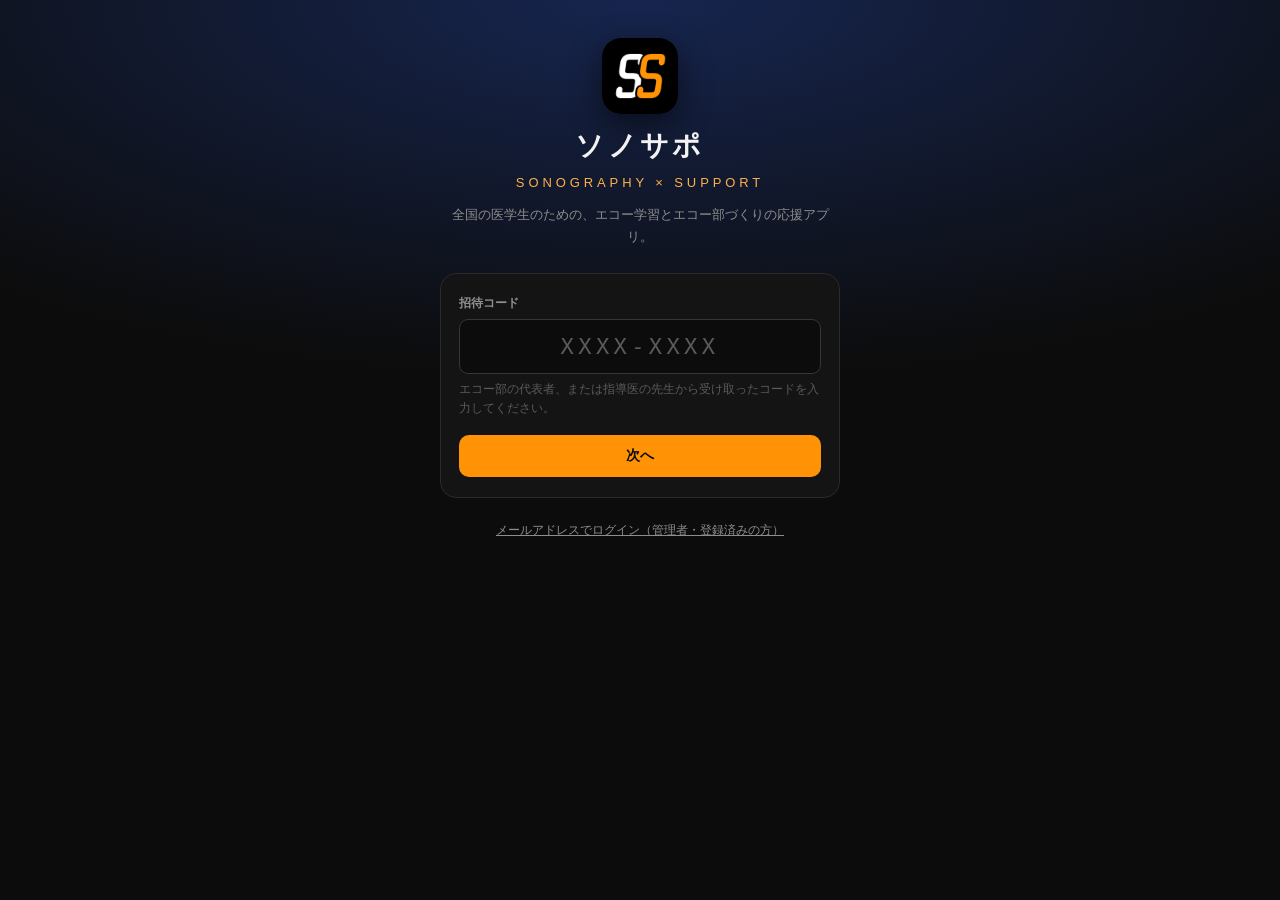
<file: index.html>
<!DOCTYPE html>
<html lang="ja">
<head>
<meta charset="UTF-8">
<!-- 安全のための決まり：このアプリが読み込んでよい場所を、自分のサイト・Supabase・Googleフォントだけに限る -->
<meta http-equiv="Content-Security-Policy" content="default-src 'self'; script-src 'self' 'unsafe-inline'; style-src 'self' 'unsafe-inline' https://fonts.googleapis.com; font-src 'self' https://fonts.gstatic.com; img-src 'self' data: blob: https://gurbkfenumknfdnzxiuo.supabase.co; connect-src 'self' https://gurbkfenumknfdnzxiuo.supabase.co wss://gurbkfenumknfdnzxiuo.supabase.co; media-src 'self' blob: https://gurbkfenumknfdnzxiuo.supabase.co; worker-src 'self'; manifest-src 'self'; object-src 'none'; base-uri 'self'; form-action 'self'">
<meta name="viewport" content="width=device-width, initial-scale=1.0, viewport-fit=cover">
<title>ソノサポ</title>
<link rel="manifest" href="manifest.json">
<meta name="theme-color" content="#0C0C0C">
<meta name="mobile-web-app-capable" content="yes">
<meta name="apple-mobile-web-app-capable" content="yes">
<meta name="apple-mobile-web-app-status-bar-style" content="black-translucent">
<meta name="apple-mobile-web-app-title" content="ソノサポ">
<link rel="apple-touch-icon" href="assets/apple-touch-icon.png">
<link rel="icon" href="assets/favicon-64.png">
<link rel="preconnect" href="https://fonts.googleapis.com">
<link href="https://fonts.googleapis.com/css2?family=Bebas+Neue&family=Noto+Sans+JP:wght@400;500;700;900&family=JetBrains+Mono:wght@400;600&display=swap" rel="stylesheet">
<link rel="stylesheet" href="common.css">
<script src="vendor/supabase-js-2.117.3.js"></script>
<script src="config.js"></script>
<script src="common.js"></script>
<style>
/* ===================== 参加画面（招待コード） ===================== */
#join{display:none;min-height:100vh;min-height:100dvh;padding:calc(28px + var(--ss-top)) 20px 40px;
  background:radial-gradient(110% 60% at 50% 0%, rgba(31,58,134,.55), transparent 70%), var(--black);}
#join.on{display:block;}
.join-wrap{max-width:400px;margin:0 auto;}
.join-hero{display:flex;flex-direction:column;align-items:center;text-align:center;gap:10px;margin:10px 0 24px;}
.join-hero img{width:76px;height:76px;border-radius:19px;box-shadow:0 10px 30px rgba(0,0,0,.5);}
.join-name{font-size:28px;font-weight:900;letter-spacing:.12em;}
.join-sub{font-family:"Bebas Neue",sans-serif;font-size:13px;letter-spacing:.3em;color:var(--orange-light);margin-top:-6px;}
.join-lead{font-size:12.5px;color:var(--muted);line-height:1.8;}
.join-box{background:var(--dark);border:1px solid var(--border);border-radius:16px;padding:20px 18px;}
.code-input{font-family:"JetBrains Mono",monospace;font-size:22px;letter-spacing:.2em;text-align:center;text-transform:uppercase;padding:14px;}
.join-univ{background:linear-gradient(135deg, rgba(31,58,134,.6), rgba(20,36,92,.25));border:1px solid rgba(143,166,232,.35);border-radius:14px;padding:14px 16px;margin-bottom:6px;}
.join-univ-name{font-size:17px;font-weight:800;}
.join-univ-group{font-size:13px;color:var(--orange-light);font-weight:700;margin-top:2px;}
.join-univ-role{display:inline-block;margin-top:8px;font-size:11.5px;font-weight:800;border-radius:999px;padding:3px 10px;background:var(--orange);color:var(--black);}
.join-link{display:block;width:100%;background:none;border:none;color:var(--muted);font-size:12px;text-decoration:underline;margin-top:18px;padding:6px;}
.ios-note{background:rgba(255,147,5,.08);border:1px solid rgba(255,147,5,.35);border-radius:12px;padding:12px 14px;font-size:12px;line-height:1.75;margin-bottom:14px;}
.ios-note b{color:var(--orange-light);}

/* ===================== ホーム（1画面におさまる） ===================== */
#home{display:none;}
#home.on{display:flex;flex-direction:column;height:calc(100vh - var(--tabbar-h) - 16px);height:calc(100dvh - var(--tabbar-h) - env(safe-area-inset-bottom) - 16px);min-height:560px;}
html.ss-fullfix #home.on{height:calc(var(--app-h) - var(--tabbar-h) - var(--sab) - 16px);}
.home-top{width:100%;max-width:680px;margin:0 auto;padding:calc(12px + var(--ss-top)) 16px 8px;display:flex;align-items:center;gap:10px;flex-shrink:0;}
.avatar{width:40px;height:40px;border-radius:50%;background:var(--orange);color:var(--black);display:flex;align-items:center;justify-content:center;font-weight:900;font-size:17px;text-decoration:none;flex-shrink:0;}
.greet{flex:1;min-width:0;}
.greet-name{font-size:15px;font-weight:800;white-space:nowrap;overflow:hidden;text-overflow:ellipsis;}
.greet-sub{font-size:11px;color:var(--muted);white-space:nowrap;overflow:hidden;text-overflow:ellipsis;}
.home-body{flex:1;min-height:0;width:100%;max-width:680px;margin:0 auto;padding:4px 16px 0;display:flex;flex-direction:column;gap:10px;}

.install{display:none;align-items:center;gap:10px;background:var(--card);border:1px solid rgba(255,147,5,.3);border-radius:12px;padding:8px 12px;font-size:12px;cursor:pointer;flex-shrink:0;}
.install b{font-weight:800;}
.install span{color:var(--muted);}
.install button{margin-left:auto;background:none;border:none;color:var(--dim);font-size:14px;}

/* 2つのメイン（画面の高さに合わせて伸び縮み） */
.mains{flex:1;min-height:0;display:grid;grid-template-rows:1fr auto 1fr;gap:10px;}
.mid{display:grid;grid-template-columns:1fr 1fr;gap:10px;}
.mid .tool{padding:11px 10px;gap:8px;}
.mid .tool-title{font-size:12.5px;letter-spacing:-.02em;white-space:normal;}
@media (max-width:389px){ .mid .tool-ic{width:28px;height:28px;} .mid .tool-title{font-size:12px;} }
.main-card{position:relative;overflow:hidden;isolation:isolate;border-radius:22px;padding:18px 18px 16px;min-height:150px;display:flex;flex-direction:column;text-decoration:none;color:var(--text);transition:transform .16s var(--ease);cursor:pointer;}
.main-card:active{transform:scale(.98);}
.main-card .mc-pre{font-family:"JetBrains Mono",monospace;font-size:10px;letter-spacing:.2em;}
.main-card .mc-title{font-size:30px;font-weight:900;letter-spacing:.05em;line-height:1.15;margin-top:4px;}
.main-card .mc-lead{font-size:12px;line-height:1.7;margin-top:6px;max-width:58%;}
.main-card .mc-foot{margin-top:auto;padding-top:10px;display:flex;gap:6px;flex-wrap:wrap;padding-right:44px;}
.main-card .mc-go{position:absolute;right:14px;bottom:14px;width:34px;height:34px;border-radius:50%;display:flex;align-items:center;justify-content:center;}
.mc-tag{font-size:10.5px;font-weight:700;border-radius:999px;padding:5px 9px;white-space:nowrap;}

.mc-echo{background:radial-gradient(120% 140% at 100% 50%, rgba(255,147,5,.13), transparent 55%), #130F09;border:1px solid rgba(255,147,5,.35);}
.mc-echo .mc-pre{color:var(--orange-light);}
.mc-echo .mc-lead{color:#CDBEA4;}
.mc-echo .mc-tag{border:1px solid rgba(255,147,5,.38);color:#F7D9A8;background:rgba(12,12,12,.7);}
.mc-echo .mc-tag.first{background:var(--orange);border-color:var(--orange);color:var(--black);}
.mc-echo .mc-go{background:var(--orange);color:var(--black);}
.mc-echo::before{content:"";position:absolute;inset:0;z-index:-1;background:linear-gradient(90deg, rgba(19,15,9,.92) 0%, rgba(19,15,9,.55) 50%, transparent 70%);}
.echo-art{position:absolute;z-index:-2;right:-84px;top:50%;height:240px;width:auto;transform:translateY(-50%);}
.scan-fan{transform-box:view-box;transform-origin:42px 100px;animation:beamIn 1.1s var(--ease) .2s both;}
@keyframes beamIn{from{opacity:0;transform:scale(.25);}to{opacity:1;transform:none;}}

.mc-launch{background:radial-gradient(100% 120% at 100% 100%, #2A4AA8 0%, transparent 60%), var(--navy);border:1px solid rgba(143,166,232,.35);}
.mc-launch .mc-pre{color:var(--navy-light);}
.mc-launch .mc-lead{color:#C9D3F2;}
.mc-launch .mc-tag{border:1px solid rgba(143,166,232,.4);color:#DCE4FF;background:rgba(12,20,52,.55);}
.mc-launch .mc-go{background:#fff;color:var(--navy);top:14px;bottom:auto;}
.mc-launch .mc-doc{position:absolute;z-index:-1;right:-30px;bottom:-34px;height:min(190px, 92%);width:auto;opacity:.95;filter:drop-shadow(0 8px 18px rgba(0,0,0,.35));}
@media (max-width:370px){ .main-card .mc-title{font-size:26px;} }
@media (max-height:700px){ .main-card{padding:14px 16px 12px;} .main-card .mc-title{font-size:25px;} .main-card .mc-lead{font-size:11px;} .mc-tag{padding:3px 8px;} }

/* 下の2つ：認定アプリ／エコー部員として */
.tools{display:grid;grid-template-columns:repeat(auto-fit,minmax(140px,1fr));gap:10px;flex-shrink:0;}
.tool{display:flex;align-items:center;gap:10px;padding:12px 12px;border-radius:14px;background:var(--card);border:1px solid var(--border);color:var(--text);text-decoration:none;min-width:0;cursor:pointer;}
.tool:active{border-color:var(--orange);}
.tool-ic{width:32px;height:32px;border-radius:10px;flex-shrink:0;display:flex;align-items:center;justify-content:center;background:var(--orange-bg);border:1px solid rgba(255,147,5,.25);color:var(--orange-light);}
.tool-ic svg{width:16px;height:16px;}
.tool.must .tool-ic{background:var(--orange);color:var(--black);border-color:var(--orange);}
.tool-body{flex:1;min-width:0;}
.tool-title{display:block;font-size:13px;font-weight:800;line-height:1.35;}
.tool-desc{display:block;font-size:10.5px;color:var(--muted);margin-top:1px;white-space:nowrap;overflow:hidden;text-overflow:ellipsis;}
.tool{position:relative;}
.tool-badge{position:absolute;top:-7px;right:8px;font-size:9.5px;font-weight:800;color:var(--black);background:var(--orange);border-radius:999px;padding:1px 7px;}
.tool-title{white-space:nowrap;overflow:hidden;text-overflow:ellipsis;}
.tool.admin{grid-column:1 / -1;padding:9px 12px;border-style:dashed;}
.home-foot{display:flex;align-items:center;justify-content:space-between;flex-shrink:0;padding:10px 4px 0;border-top:1px solid var(--border);background:none;border-left:none;border-right:none;border-bottom:none;width:100%;color:var(--muted);text-align:left;}
.home-foot .brand{display:flex;align-items:center;gap:8px;color:var(--text);font-weight:900;letter-spacing:.1em;font-size:14px;}
.home-foot .brand img{width:24px;height:24px;border-radius:6px;}
.home-foot .lnk{font-size:12px;display:flex;align-items:center;gap:3px;}

/* エコー → BASIC / Advanced → 項目 */
.route{display:flex;align-items:center;gap:14px;padding:18px 16px;border-radius:18px;margin-bottom:10px;cursor:pointer;border:1px solid var(--border);background:var(--card);}
.route:active{transform:scale(.99);}
.route .r-name{font-family:"Bebas Neue",sans-serif;font-size:32px;letter-spacing:.05em;line-height:1;}
.route .r-desc{font-size:12px;color:var(--muted);margin-top:6px;line-height:1.6;}
.route.basic{border-color:rgba(255,147,5,.45);background:linear-gradient(135deg, rgba(255,147,5,.14), var(--card) 60%);}
.route.basic .r-name{color:var(--orange);}
.route.adv{border-color:rgba(90,167,232,.45);background:linear-gradient(135deg, rgba(90,167,232,.14), var(--card) 60%);}
.route.adv .r-name{color:var(--blue);}
.route .r-go{margin-left:auto;color:var(--dim);flex-shrink:0;}
.back-btn{display:inline-flex;align-items:center;gap:2px;background:none;border:1px solid var(--border);color:var(--muted);border-radius:999px;padding:5px 11px 5px 7px;font-size:12px;font-weight:700;margin-bottom:12px;}
.sec-row{display:flex;align-items:center;gap:12px;padding:12px 13px;margin-bottom:7px;background:var(--card);border:1px solid var(--border);border-radius:13px;text-decoration:none;color:var(--text);}
.sec-row:active{border-color:var(--orange);}
.sec-n{width:32px;height:32px;border-radius:50%;flex-shrink:0;display:flex;align-items:center;justify-content:center;font-family:"Bebas Neue",sans-serif;font-size:16px;color:var(--orange);border:1px solid rgba(255,147,5,.5);}
.adv-list .sec-n{color:var(--blue);border-color:rgba(90,167,232,.5);font-family:inherit;font-size:13px;}
.sec-t{flex:1;min-width:0;font-size:14px;font-weight:800;line-height:1.4;}
.sec-t small{display:block;font-family:"JetBrains Mono",monospace;font-size:9.5px;letter-spacing:.1em;color:var(--dim);font-weight:400;margin-top:1px;}
.list-h{font-family:"JetBrains Mono",monospace;font-size:10px;letter-spacing:.2em;color:var(--blue);margin:14px 2px 8px;}

/* お知らせ */
.ann{background:var(--card);border:1px solid var(--border);border-radius:12px;padding:12px 14px;margin-bottom:8px;}
.ann-route{display:flex;align-items:center;gap:6px;flex-wrap:wrap;font-size:11.5px;margin-bottom:6px;}
.ann-from{font-weight:800;color:var(--orange-light);}
.ann-from.ops{color:#0C0C0C;background:var(--orange);border-radius:5px;padding:0 6px;}
.ann-to{color:var(--muted);}
.ann-to b{color:var(--text);font-weight:700;}
.ann-meta{font-size:10.5px;color:var(--dim);margin-top:6px;display:flex;justify-content:space-between;align-items:center;gap:8px;}
.ann-tabs{margin-bottom:12px;}
.ann-tabs button{font-size:12px;position:relative;}
.ann-tabs .n{display:inline-block;min-width:16px;height:16px;line-height:16px;border-radius:999px;background:#F06060;color:#fff;font-size:10px;padding:0 4px;margin-left:4px;font-family:"JetBrains Mono",monospace;}
.ntf{display:block;text-decoration:none;color:var(--text);background:var(--card);border:1px solid var(--border);border-radius:14px;padding:12px 14px;margin-bottom:8px;}
.ntf.unread{border-color:rgba(255,147,5,.55);background:linear-gradient(90deg,rgba(255,147,5,.08),var(--card) 60%);}
.ntf .t{font-size:13px;font-weight:800;}
.ntf .b{font-size:12px;color:var(--muted);margin-top:3px;line-height:1.6;}
.ntf .m{font-size:10.5px;color:var(--dim);margin-top:5px;font-family:"JetBrains Mono",monospace;}
.mc-launch .mc-tag.new{background:var(--orange);border-color:var(--orange);color:var(--black);}
.uni-pick{max-height:220px;overflow-y:auto;border:1px solid var(--border);border-radius:10px;margin-top:8px;}
.uni-pick label{display:flex;align-items:center;gap:9px;padding:9px 12px;border-bottom:1px solid var(--border);font-size:13px;cursor:pointer;}
.uni-pick label:last-child{border-bottom:none;}
.uni-pick input{width:17px;height:17px;accent-color:var(--orange);}
.uni-pick small{color:var(--dim);font-size:11px;margin-left:auto;}
.picked{display:flex;flex-wrap:wrap;gap:6px;margin-top:8px;}
.picked span{font-size:11.5px;font-weight:700;background:var(--orange-bg);color:var(--orange-light);border:1px solid rgba(255,147,5,.4);border-radius:999px;padding:3px 9px;}

/* このアプリについて：Project SS */
.ss-hero{text-align:center;margin:4px 0 18px;}
.ss-hero img{width:60px;height:60px;border-radius:15px;margin:0 auto 10px;}
.ss-hero .t{font-size:19px;font-weight:900;line-height:1.5;}
.ss-hero .t span{color:var(--orange);}
.ss-hero .s{font-family:"Bebas Neue",sans-serif;letter-spacing:.28em;color:var(--orange-light);font-size:13px;margin-top:2px;}
.goal{display:flex;gap:12px;align-items:flex-start;background:var(--card);border:1px solid var(--border);border-radius:14px;padding:13px 14px;margin-bottom:8px;}
.goal .n{width:28px;height:28px;border-radius:50%;flex-shrink:0;background:var(--orange);color:var(--black);font-family:"Bebas Neue",sans-serif;font-size:17px;display:flex;align-items:center;justify-content:center;}
.goal p{font-size:13.5px;line-height:1.8;}
.okite{position:relative;margin-top:18px;border-radius:16px;padding:22px 18px 18px;background:linear-gradient(160deg,#1E1A14,#121110);border:1px solid rgba(233,225,207,.25);overflow:hidden;}
.okite .k{position:absolute;right:-6px;top:-18px;font-size:96px;font-weight:900;color:rgba(255,147,5,.08);line-height:1;pointer-events:none;}
.okite .h{font-size:12px;font-weight:800;color:var(--orange-light);letter-spacing:.2em;}
.okite .rule{font-size:17px;font-weight:900;margin-top:8px;line-height:1.55;}
.okite .why{font-size:13px;color:#CFC6B4;line-height:1.95;margin-top:10px;}
.okite .why b{color:var(--text);}
.agree{background:var(--card);border:1px solid var(--border);border-radius:12px;padding:12px 14px;margin-top:16px;font-size:12px;color:var(--muted);line-height:1.75;}
.agree a{color:var(--orange-light);font-weight:700;}
.agree .check{margin-top:8px;color:var(--text);}
.ct-item{background:var(--card);border:1px solid var(--border);border-radius:12px;padding:11px 13px;margin-bottom:8px;}
.ct-item .q{font-size:12.5px;white-space:pre-wrap;word-break:break-word;}
.ct-item .a{font-size:12.5px;white-space:pre-wrap;word-break:break-word;margin-top:8px;padding:8px 10px;border-left:3px solid var(--orange);background:var(--orange-bg);border-radius:6px;}
.ct-item .m{font-size:10.5px;color:var(--dim);margin-top:5px;font-family:"JetBrains Mono",monospace;}
.terms-box{font-size:13px;line-height:1.85;}
.terms-box a{color:var(--orange-light);font-weight:700;}
.sec-label{font-size:12px;font-weight:800;color:var(--muted);margin:16px 2px 8px;letter-spacing:.06em;}

/* お知らせ・部員として・このアプリについて */
.ann{background:var(--card);border:1px solid var(--border);border-radius:12px;padding:12px 14px;margin-bottom:8px;}
.ann-head{display:flex;justify-content:space-between;font-size:11px;color:var(--muted);margin-bottom:5px;}
.ann-head b{color:var(--orange-light);}
.gm-sec{margin-bottom:18px;}
.gm-title{display:flex;align-items:center;gap:8px;font-size:14px;font-weight:800;color:var(--orange-light);margin-bottom:8px;}
.gm-list{background:var(--card);border:1px solid var(--border);border-radius:12px;padding:12px 14px;display:flex;flex-direction:column;gap:8px;}
.gm-item{font-size:13px;line-height:1.75;padding-left:14px;position:relative;}
.gm-item::before{content:"";position:absolute;left:0;top:.75em;width:5px;height:5px;border-radius:50%;background:var(--orange);}
.draft-note{font-size:11.5px;color:var(--muted);background:rgba(143,166,232,.08);border:1px dashed rgba(143,166,232,.4);border-radius:10px;padding:10px 12px;margin-bottom:16px;line-height:1.7;}
.guide-step{display:flex;gap:12px;margin-bottom:16px;}
.guide-step .n{width:26px;height:26px;border-radius:50%;background:var(--orange);color:var(--black);font-weight:900;display:flex;align-items:center;justify-content:center;flex-shrink:0;font-size:13px;}
.guide-step p{font-size:13.5px;line-height:1.7;}
</style>
</head>
<body>
<script>SS.earlyCurtain();</script>

<!-- ===================== 参加画面 ===================== -->
<section id="join">
  <div class="join-wrap fade-up">
    <div class="join-hero">
      <img src="assets/icon-192.png" alt="">
      <div class="join-name">ソノサポ</div>
      <div class="join-sub">SONOGRAPHY × SUPPORT</div>
      <p class="join-lead">全国の医学生のための、エコー学習とエコー部づくりの応援アプリ。</p>
    </div>

    <div class="ios-note hidden" id="ios-note">
      <b>iPhone・iPadの方へ</b><br>
      先に<b>「ホーム画面に追加」</b>をして、追加したアイコンから開いてからコードを入力してください。<br>
      （Safariとホーム画面のアプリでは、ログインの記録が別々に保存されるため）
      <button type="button" class="btn ghost orange sm" style="margin-top:8px;" onclick="SS.openSheet('sheet-install')">追加のしかたを見る</button>
    </div>

    <!-- 1. コード入力 -->
    <div class="join-box" id="step-code">
      <label class="label" style="margin-top:0;" for="code">招待コード</label>
      <input class="field code-input" id="code" maxlength="9" placeholder="XXXX-XXXX" autocomplete="off" autocapitalize="characters" spellcheck="false" inputmode="text">
      <div class="hint">エコー部の代表者、または指導医の先生から受け取ったコードを入力してください。</div>
      <div class="msg" id="code-msg"></div>
      <button class="btn block" style="margin-top:16px;" id="code-btn">次へ</button>
    </div>

    <!-- 2. 名前など -->
    <div class="join-box hidden" id="step-profile">
      <div class="join-univ">
        <div class="join-univ-name" id="j-univ"></div>
        <div class="join-univ-group" id="j-group"></div>
        <span class="join-univ-role" id="j-role"></span>
      </div>
      <label class="label" for="j-name">名前（ニックネームOK） <span class="req">*</span></label>
      <input class="field" id="j-name" maxlength="30" placeholder="例：やまだ／エコー太郎" autocomplete="nickname">
      <div class="hint">チャットなどに投稿したときに、全国の参加者に表示されます。<b style="color:var(--text);">本名でなくてもOK</b>です。気になる人はニックネームにしてください（あとから「アカウント」で変えられます）。</div>
      <div id="j-year-wrap">
        <label class="label" for="j-year">学年</label>
        <select class="field" id="j-year"></select>
      </div>
      <div class="agree">
        参加する前に、<a href="legal.html#safety" target="_blank" rel="noopener">安全についての正直なお知らせ</a>を読んでください。ソノサポは学生が手作りで運営しています。最善を尽くしていますが、情報が絶対に漏れないとは約束できません。
        <label class="check"><input type="checkbox" id="j-agree"><span><a href="legal.html#terms" target="_blank" rel="noopener">利用規約</a>と<a href="legal.html#privacy" target="_blank" rel="noopener">プライバシーポリシー</a>に同意し、安全についてのお知らせを読みました</span></label>
      </div>
      <div class="msg" id="join-msg"></div>
      <button class="btn block" style="margin-top:16px;" id="join-btn">参加する</button>
      <button type="button" class="join-link" id="back-code">コードを入れ直す</button>
    </div>

    <!-- メールでログイン（管理者・メール登録済みの方） -->
    <div class="join-box hidden" id="step-email">
      <div style="font-size:14px;font-weight:800;">メールアドレスでログイン</div>
      <div class="hint" style="margin-top:4px;">管理者の方と、アカウント設定でメールアドレスを登録した方はこちら。</div>
      <label class="label" for="e-mail">メールアドレス</label>
      <input class="field" type="email" id="e-mail" autocomplete="username">
      <label class="label" for="e-pass">パスワード</label>
      <input class="field" type="password" id="e-pass" autocomplete="current-password">
      <div class="msg" id="email-msg"></div>
      <button class="btn block" style="margin-top:16px;" id="email-btn">ログイン</button>
      <button type="button" class="join-link" id="forgot-btn" style="margin-top:8px;">パスワードを忘れた</button>
      <button type="button" class="join-link" id="back-code2" style="margin-top:0;">招待コードで参加する</button>
    </div>

    <button type="button" class="join-link" id="to-email">メールアドレスでログイン（管理者・登録済みの方）</button>
  </div>
</section>

<!-- ===================== ホーム ===================== -->
<section id="home">
  <div class="home-top">
    <a class="avatar" id="avatar" href="account.html" aria-label="アカウント設定">−</a>
    <div class="greet">
      <div class="greet-name" id="greet-name"></div>
      <div class="greet-sub" id="greet-sub"></div>
    </div>
    <button class="icon-btn" id="bell" aria-label="お知らせ">
      <svg viewBox="0 0 24 24" fill="none" stroke="currentColor" stroke-width="2" stroke-linecap="round" stroke-linejoin="round"><path d="M18 8a6 6 0 00-12 0c0 7-3 9-3 9h18s-3-2-3-9"/><path d="M13.73 21a2 2 0 01-3.46 0"/></svg>
    </button>
  </div>

  <div class="home-body">
    <div class="install" id="install" role="button" tabindex="0">
      📲 <b>ホーム画面に追加できます</b><span>手順を見る</span>
      <button type="button" id="install-x" aria-label="閉じる">✕</button>
    </div>

    <div class="mains">
      <!-- メイン1：エコー（押すと BASIC / Advanced） -->
      <div class="main-card mc-echo" role="button" tabindex="0" id="echo-card">
        <svg class="echo-art" viewBox="-16 -20 248 240" aria-hidden="true">
          <defs>
            <filter id="spk" x="0" y="0" width="100%" height="100%"><feTurbulence type="fractalNoise" baseFrequency="0.95" numOctaves="2" seed="7" result="n"/><feColorMatrix in="n" type="matrix" values="0 0 0 0 1  0 0 0 0 .85  0 0 0 0 .62  2.6 0 0 0 -1.25"/></filter>
            <radialGradient id="att" cx="42" cy="100" r="178" gradientUnits="userSpaceOnUse"><stop offset="0" stop-color="#fff"/><stop offset=".55" stop-color="#fff" stop-opacity=".75"/><stop offset="1" stop-color="#fff" stop-opacity=".18"/></radialGradient>
            <radialGradient id="bm" cx="42" cy="100" r="178" gradientUnits="userSpaceOnUse"><stop offset="0" stop-color="#FF9305" stop-opacity=".32"/><stop offset="1" stop-color="#FF9305" stop-opacity=".04"/></radialGradient>
            <clipPath id="sec"><path d="M56.9 86.6 L172 -17.1 A175 175 0 0 1 172 217.1 L56.9 113.4 A20 20 0 0 0 56.9 86.6 Z"/></clipPath>
            <mask id="mk"><rect x="0" y="-20" width="232" height="240" fill="url(#att)"/></mask>
          </defs>
          <g class="scan-fan">
            <g clip-path="url(#sec)">
              <rect x="0" y="-20" width="232" height="240" fill="url(#bm)"/>
              <g mask="url(#mk)"><rect x="0" y="-20" width="232" height="240" filter="url(#spk)"/></g>
              <path d="M88 62 A58 58 0 0 1 88 138" fill="none" stroke="#FFD49A" stroke-opacity=".34" stroke-width="2.2"/>
            </g>
            <path d="M56.9 86.6 L172 -17.1 A175 175 0 0 1 172 217.1 L56.9 113.4 A20 20 0 0 0 56.9 86.6 Z" fill="none" stroke="#FF9305" stroke-opacity=".35"/>
          </g>
          <rect x="2" y="84" width="56" height="32" rx="16" fill="#FF9305"/>
          <path d="M30 84 V66" stroke="#F0F0F0" stroke-width="5" stroke-linecap="round"/>
          <ellipse cx="41" cy="69.5" rx="10" ry="3.6" fill="#F0F0F0"/>
        </svg>
        <div class="mc-pre">01 ー LEARN</div>
        <div class="mc-title">エコー</div>
        <div class="mc-lead">はじめてなら BASIC から。<br>深めるなら Advanced へ。</div>
        <div class="mc-foot"><span class="mc-tag first">BASIC</span><span class="mc-tag">Advanced</span></div>
        <span class="mc-go"><svg width="16" height="16" viewBox="0 0 24 24" fill="none"><path d="M9 6l6 6-6 6" stroke="currentColor" stroke-width="2.6" stroke-linecap="round" stroke-linejoin="round"/></svg></span>
      </div>

      <!-- エコーの次の一歩：自主練ハンドブック ／ 認定アプリ -->
      <div class="mid">
        <a class="tool" href="manabu.html#basic" id="handbook">
          <span class="tool-ic"><svg viewBox="0 0 24 24" fill="none" stroke="currentColor" stroke-width="2" stroke-linecap="round" stroke-linejoin="round"><path d="M2 3h6a4 4 0 014 4v14a3 3 0 00-3-3H2z"/><path d="M22 3h-6a4 4 0 00-4 4v14a3 3 0 013-3h7z"/></svg></span>
          <span class="tool-body"><span class="tool-title">自主練ハンドブック</span><span class="tool-desc">練習のしかたを確認</span></span>
        </a>
        <a class="tool" href="nintei.html" id="nintei">
          <span class="tool-ic"><svg viewBox="0 0 24 24" fill="none" stroke="currentColor" stroke-width="2" stroke-linecap="round" stroke-linejoin="round"><circle cx="12" cy="8" r="7"/><path d="M8.21 13.89L7 23l5-3 5 3-1.21-9.12"/></svg></span>
          <span class="tool-body"><span class="tool-title">認定アプリ</span><span class="tool-desc">自主練の記録・判定</span></span>
        </a>
      </div>

      <!-- メイン2：エコー部立ち上げ -->
      <a class="main-card mc-launch" href="launch.html">
        <img class="mc-doc" src="assets/doctor.webp" alt="">
        <div class="mc-pre">02 ー BUILD</div>
        <div class="mc-title">エコー部<br>立ち上げ</div>
        <div class="mc-lead">学習環境の整備、部員集め、お悩み相談。全国の成功も失敗も、ここに。</div>
        <div class="mc-foot"><span class="mc-tag" id="story-count">エピソード</span><span class="mc-tag new hidden" id="consult-new"></span></div>
        <span class="mc-go"><svg width="16" height="16" viewBox="0 0 24 24" fill="none"><path d="M9 6l6 6-6 6" stroke="currentColor" stroke-width="2.6" stroke-linecap="round" stroke-linejoin="round"/></svg></span>
      </a>
    </div>

    <div class="tools">
      <div class="tool must" role="button" tabindex="0" onclick="SS.openSheet('sheet-member')">
        <span class="tool-ic"><svg viewBox="0 0 24 24" fill="none" stroke="currentColor" stroke-width="2" stroke-linecap="round" stroke-linejoin="round"><circle cx="12" cy="12" r="10"/><path d="M12 16v-4M12 8h.01"/></svg></span>
        <span class="tool-body"><span class="tool-title">エコー部員として</span><span class="tool-desc">注意事項</span></span>
        <span class="tool-badge">必読</span>
      </div>
      <a class="tool admin hidden" id="admin-tool" href="admin.html">
        <span class="tool-body"><span class="tool-title">⚙️ 管理画面</span></span>
      </a>
    </div>

    <button class="home-foot" type="button" onclick="SS.openSheet('sheet-about')">
      <span class="brand"><img src="assets/icon-192.png" alt="">ソノサポ</span>
      <span class="lnk">このアプリについて<svg width="14" height="14" viewBox="0 0 24 24" fill="none"><path d="M9 6l6 6-6 6" stroke="currentColor" stroke-width="2.2" stroke-linecap="round" stroke-linejoin="round"/></svg></span>
    </button>
  </div>
</section>

<!-- ===================== エコー：BASIC / Advanced → 項目 ===================== -->
<div class="sheet-overlay" id="sheet-echo">
  <div class="sheet">
    <div class="sheet-grab"></div>
    <div class="sheet-head"><div><div class="sheet-title" id="echo-h">エコー</div><div class="sheet-sub" id="echo-sub">いまの自分に合ったルートからどうぞ</div></div><button class="sheet-close" data-close="sheet-echo">✕</button></div>
    <div class="sheet-body" id="echo-body"></div>
  </div>
</div>

<!-- ===================== お知らせ ===================== -->
<div class="sheet-overlay" id="sheet-ann">
  <div class="sheet">
    <div class="sheet-grab"></div>
    <div class="sheet-head"><div><div class="sheet-title">お知らせ</div><div class="sheet-sub">運営・全国の大学から／あなたへの通知</div></div><button class="sheet-close" data-close="sheet-ann">✕</button></div>
    <div class="sheet-body">
      <div class="seg ann-tabs" id="ann-tabs"><button type="button" data-t="read" class="on">お知らせ</button><button type="button" data-t="ntf">あなたへの通知<span class="n hidden" id="ntf-n"></span></button><button type="button" data-t="write">お知らせを出す</button></div>

      <div id="ann-read"><div id="ann-list"></div></div>
      <div id="ann-ntf" class="hidden"><div id="ntf-list"></div></div>

      <div id="ann-write" class="hidden">
        <label class="label" style="margin-top:0;">差出人</label>
        <div class="field" id="ann-from" style="background:var(--card);"></div>
        <label class="label">宛先</label>
        <div class="seg" id="ann-to"><button type="button" data-to="all" class="on">全体へ</button><button type="button" data-to="pick">大学を選ぶ</button></div>
        <div id="ann-pick" class="hidden">
          <input class="field" id="ann-uq" placeholder="大学名・都道府県で絞り込み" style="margin-top:8px;">
          <div class="uni-pick" id="ann-unis"></div>
          <div class="picked" id="ann-picked"></div>
        </div>
        <div class="hint" id="ann-to-hint">全国のすべての参加者に届きます。</div>
        <label class="label">本文 <span class="req">*</span></label>
        <textarea class="field" id="ann-text" maxlength="2000" placeholder="例：11/20に合同練習会をします。参加したい大学はチャットで声をかけてください！"></textarea>
        <div class="msg" id="ann-msg"></div>
        <button class="btn block" style="margin-top:12px;" id="ann-btn">お知らせを出す</button>
      </div>
    </div>
  </div>
</div>

<!-- ===================== エコー部員として（注意事項：内容は要相談） ===================== -->
<div class="sheet-overlay" id="sheet-member">
  <div class="sheet">
    <div class="sheet-grab"></div>
    <div class="sheet-head"><div><div class="sheet-title">エコー部員として</div><div class="sheet-sub">注意事項</div></div><button class="sheet-close" data-close="sheet-member">✕</button></div>
    <div class="sheet-body">
      <!-- ★ 内容は後で相談して差し替える。いまは下書き -->
      <div class="draft-note">この内容は準備中の下書きです。正式な内容は、あとで差し替えます。</div>
      <div class="gm-sec">
        <div class="gm-title">🩺 被検者への配慮</div>
        <div class="gm-list">
          <div class="gm-item">エコーを当てる前には、必ず声をかけて同意を得ましょう。</div>
          <div class="gm-item">パーテーションなどで、プライバシーに配慮した環境で練習しましょう。</div>
        </div>
      </div>
      <div class="gm-sec">
        <div class="gm-title">🔌 機器の扱い</div>
        <div class="gm-list">
          <div class="gm-item">エコー機器は高価で繊細です。プローブを落とさない、ケーブルを踏まないよう注意しましょう。</div>
          <div class="gm-item">使ったあとはゼリーを拭き取り、元の場所に戻しましょう。</div>
        </div>
      </div>
      <div class="gm-sec">
        <div class="gm-title">🔒 画像と個人情報</div>
        <div class="gm-list">
          <div class="gm-item">実習中の患者さんの画像は投稿しない。投稿してよいのは、学生同士・ボランティアの練習画像だけです。</div>
          <div class="gm-item">画像に、患者名・ID・病院名・顔が写っていないか、必ず確かめましょう。</div>
          <div class="gm-item">練習台になった人の名前など、誰の体か分かることは書かない。撮る前に「ソノサポに上げることがある」と伝えて了解をもらいましょう。</div>
          <div class="gm-item">異常かもしれない所見に気づいたら、アプリには投稿せず、アプリの外で（できれば本人の了解を得てから）指導医か運営に相談しましょう。</div>
          <div class="gm-item">アプリ内の資料は、各大学・作成者のものです。許可なく外部（SNSなど）に公開しないでください。</div>
        </div>
      </div>
      <div class="gm-sec">
        <div class="gm-title">🤝 全国の仲間と</div>
        <div class="gm-list">
          <div class="gm-item">チャットでは、相手を思いやった言葉づかいを心がけましょう。</div>
          <div class="gm-item">分からないことは、遠慮なく質問しましょう。その質問が、次の誰かの助けになります。</div>
        </div>
      </div>
      <button class="btn block" data-close="sheet-member">読みました</button>
    </div>
  </div>
</div>

<!-- ===================== このアプリについて：Project SS ===================== -->
<div class="sheet-overlay" id="sheet-about">
  <div class="sheet">
    <div class="sheet-grab"></div>
    <div class="sheet-head"><div><div class="sheet-title">このアプリについて</div><div class="sheet-sub">ソノサポ ー Sonography × Support</div></div><button class="sheet-close" data-close="sheet-about">✕</button></div>
    <div class="sheet-body">
      <div class="ss-hero">
        <img src="assets/icon-192.png" alt="">
        <div class="t">エコーを全国の学生へ<br><span>〜 Project SS 〜</span></div>
        <div class="s">SONOGRAPHY × SUPPORT</div>
      </div>

      <div class="sec-label">目標</div>
      <div class="goal"><div class="n">1</div><p>指導医やPOCUS経験者がいない大学でも、初学者がエコーを学び始められる、全国共通のサポート体制をつくる。</p></div>
      <div class="goal"><div class="n">2</div><p>エコーの基礎技術の到達度を確かめる認定試験を、全国で実施する。</p></div>
      <div class="goal"><div class="n">3</div><p>基礎を身につけた学生がさらに深く・広く学び、その学びを全国で共有できる場をつくる。</p></div>

      <div class="okite">
        <div class="k">掟</div>
        <div class="h">掟</div>
        <div class="rule">「教える」という言葉を<br>使うべからず</div>
        <div class="why">エコーの道は奥深く、我々もまだ道半ば。<br>人に教えられるほど極めてはいない。<br>あるのは<b>「学びの共有」</b>のみ。</div>
      </div>

      <div class="sec-label" style="margin-top:20px;">安全と決まりごと</div>
      <a class="row-link" href="legal.html#safety"><div class="row-ic">🛡️</div><div class="row-body"><div class="row-title">安全についての正直なお知らせ</div><div class="row-desc">守っていること・それでも残るリスク</div></div></a>
      <a class="row-link" href="legal.html#terms"><div class="row-ic">📜</div><div class="row-body"><div class="row-title">利用規約</div><div class="row-desc">投稿のルール・資料・退会</div></div></a>
      <a class="row-link" href="legal.html#privacy"><div class="row-ic">🔒</div><div class="row-body"><div class="row-title">プライバシーポリシー</div><div class="row-desc">お預かりする情報と、その使い方</div></div></a>
      <div class="row-link" role="button" tabindex="0" onclick="SS.closeSheet('sheet-about');openContact();"><div class="row-ic">✉️</div><div class="row-body"><div class="row-title">運営に連絡</div><div class="row-desc">安全上の問題・不具合・質問・削除の依頼など（運営だけが読めます）</div></div></div>
      <div style="margin-top:18px;" class="row-link" role="button" tabindex="0" onclick="SS.closeSheet('sheet-about');SS.openSheet('sheet-install');">
        <div class="row-ic">📲</div><div class="row-body"><div class="row-title">ホーム画面に追加する</div><div class="row-desc">アプリのように使えます</div></div>
      </div>
      <div class="hint" style="text-align:center;margin-top:12px;" id="app-ver"></div>
    </div>
  </div>
</div>

<!-- ===================== 運営に連絡 ===================== -->
<div class="sheet-overlay" id="sheet-contact" data-sticky="1">
  <div class="sheet">
    <div class="sheet-grab"></div>
    <div class="sheet-head"><div><div class="sheet-title">運営に連絡</div><div class="sheet-sub">送った内容は、運営（管理者）だけが読めます</div></div><button class="sheet-close" data-close="sheet-contact">✕</button></div>
    <div class="sheet-body">
      <label class="label" style="margin-top:0;">どんな内容？</label>
      <select class="field" id="ct-cat">
        <option value="security">安全上の問題（脆弱性）に気づいた</option>
        <option value="bug">不具合・表示がおかしい</option>
        <option value="question">質問・相談</option>
        <option value="delete">削除の依頼（資料・投稿・自分のデータなど）</option>
        <option value="other">その他</option>
      </select>
      <label class="label">内容 <span class="req">*</span></label>
      <textarea class="field" id="ct-body" maxlength="3000" style="min-height:130px;" placeholder="どの画面で、何が起きたか／何をしてほしいか"></textarea>
      <div class="hint">安全上の問題は、チャットなど皆が見られる場所には書かず、ここから知らせてください。メール（sono.support55@gmail.com）でも受け付けています。</div>
      <div class="msg" id="ct-msg"></div>
      <button class="btn block" style="margin-top:12px;" id="ct-send">送る</button>
      <div class="sec-label" style="margin-top:22px;">これまでの連絡と、運営からの返信</div>
      <div id="ct-list"></div>
    </div>
  </div>
</div>

<!-- ===================== 規約への同意（まだの人・規約が変わったとき） ===================== -->
<div class="sheet-overlay" id="sheet-terms" data-sticky="1">
  <div class="sheet">
    <div class="sheet-grab"></div>
    <div class="sheet-head"><div><div class="sheet-title">利用規約とプライバシーポリシー</div><div class="sheet-sub">使い続ける前に、一度だけ確認してください</div></div></div>
    <div class="sheet-body terms-box">
      <p>ソノサポに<a href="legal.html#terms" target="_blank" rel="noopener">利用規約</a>・<a href="legal.html#privacy" target="_blank" rel="noopener">プライバシーポリシー</a>・<a href="legal.html#safety" target="_blank" rel="noopener">安全についての正直なお知らせ</a>ができました（または内容が変わりました）。</p>
      <p style="margin-top:10px;">ソノサポは学生が手作りで運営しています。最善を尽くしていますが、情報が絶対に漏れないとは約束できません。<b>万一漏れたら困る情報は載せないでください。</b>エコー画像が漏れるのが不安な方は、画像のアップロード（認定アプリの使用）を控えてください。</p>
      <p style="margin-top:10px;">投稿のルール：実習中の患者さんの画像は投稿しない／練習台になった人が誰か分かることを書かない／資料はソノサポ内限定。</p>
      <label class="check"><input type="checkbox" id="tm-agree"><span>利用規約とプライバシーポリシーに同意し、安全についてのお知らせを読みました</span></label>
      <div class="msg" id="tm-msg"></div>
      <button class="btn block" style="margin-top:12px;" id="tm-btn">同意して使う</button>
      <div class="hint" style="text-align:center;margin-top:12px;">同意できない場合は、「アカウント」→「退会する」から退会できます。</div>
    </div>
  </div>
</div>

<!-- ===================== ホーム画面に追加のしかた ===================== -->
<div class="sheet-overlay" id="sheet-install">
  <div class="sheet">
    <div class="sheet-grab"></div>
    <div class="sheet-head"><div class="sheet-title">ホーム画面に追加する</div><button class="sheet-close" data-close="sheet-install">✕</button></div>
    <div class="sheet-body">
      <div id="inst-ios">
        <p class="hint" style="margin:0 0 14px;">iPhone・iPad の「Safari」で開いているときの手順です。</p>
        <div class="guide-step"><div class="n">1</div><p>画面の下（または上）にある「共有」ボタン（□に↑のマーク）をタップ。</p></div>
        <div class="guide-step"><div class="n">2</div><p>メニューを下にスクロールして「ホーム画面に追加」をタップ。</p></div>
        <div class="guide-step"><div class="n">3</div><p>右上の「追加」をタップ。ホーム画面に「ソノサポ」のアイコンができます。</p></div>
        <div class="guide-step"><div class="n">4</div><p><b>追加したアイコンから開いて</b>、招待コードを入力してください。</p></div>
      </div>
      <div id="inst-android" class="hidden">
        <p class="hint" style="margin:0 0 14px;">Android の「Chrome」で開いているときの手順です。</p>
        <div class="guide-step"><div class="n">1</div><p>右上の「︙」をタップ。</p></div>
        <div class="guide-step"><div class="n">2</div><p>「アプリをインストール」または「ホーム画面に追加」をタップ。</p></div>
        <div class="guide-step"><div class="n">3</div><p>「インストール」をタップすれば完了です。</p></div>
      </div>
    </div>
  </div>
</div>

<script>
// ================================================================
// 参加画面
// ================================================================
let _code = null, _role = null;
const fmtCode = v => { const s = v.toUpperCase().replace(/[^A-Z0-9]/g, '').slice(0, 8); return s.length > 4 ? s.slice(0,4) + '-' + s.slice(4) : s; };
const codeEl = SS.$('#code');
codeEl.addEventListener('input', () => { const p = codeEl.selectionStart, before = codeEl.value.length; codeEl.value = fmtCode(codeEl.value); });
codeEl.addEventListener('keydown', e => { if(e.key === 'Enter') SS.$('#code-btn').click(); });

function showStep(id){
  ['step-code','step-profile','step-email'].forEach(s => SS.$('#' + s).classList.toggle('hidden', s !== id));
  SS.$('#to-email').classList.toggle('hidden', id === 'step-email');
}

SS.$('#code-btn').onclick = async () => {
  const btn = SS.$('#code-btn'), code = codeEl.value.replace(/[^A-Z0-9]/gi, '');
  SS.msg('code-msg');
  if(code.length !== 8){ SS.msg('code-msg', '招待コードは8文字です（例：AB12-CD34）。'); return; }
  btn.disabled = true; btn.textContent = '確認中…';
  const { data, error } = await sb.rpc('check_invite', { p_code: code });
  btn.disabled = false; btn.textContent = '次へ';
  if(error){ SS.msg('code-msg', SS.friendly(error)); return; }
  if(!data || !data.length){ SS.msg('code-msg', '招待コードが見つかりません。もう一度確認してください。'); return; }
  _code = code; _role = data[0].role;
  SS.$('#j-univ').textContent = data[0].university_name;
  SS.$('#j-group').textContent = data[0].group_name || '';
  SS.$('#j-role').textContent = _role === 'reviewer' ? '確認者（指導医）として参加' : '部員として参加';
  SS.$('#j-year-wrap').classList.toggle('hidden', _role === 'reviewer');
  showStep('step-profile');
  setTimeout(() => SS.$('#j-name').focus(), 50);
};
SS.$('#j-year').innerHTML = '<option value="">選択してください</option>' + SS.YEARS.filter(y => y[0] !== 8).map(([v, l]) => `<option value="${v}">${l}</option>`).join('');

SS.$('#join-btn').onclick = async () => {
  const btn = SS.$('#join-btn'), name = SS.$('#j-name').value.trim();
  const year = _role === 'reviewer' ? 8 : (parseInt(SS.$('#j-year').value, 10) || null);
  SS.msg('join-msg');
  if(!name){ SS.msg('join-msg', '名前を入力してください。'); return; }
  if(!SS.$('#j-agree').checked){ SS.msg('join-msg', '利用規約とプライバシーポリシーへの同意にチェックを入れてください。'); return; }
  btn.disabled = true; btn.textContent = '参加しています…';
  try{
    // この端末用のアカウントを作る（メールもパスワードも不要。次からは自動でログイン）
    let { data: { session } } = await sb.auth.getSession();
    if(!session){
      const { data, error } = await sb.auth.signInAnonymously();
      if(error) throw error;
      session = data.session;
    }
    const { error } = await sb.rpc('redeem_invite', { p_code: _code, p_name: name, p_year: year, p_terms: window.SS_CONFIG.TERMS_VERSION });
    if(error) throw error;
    location.replace('index.html');
  }catch(e){
    SS.msg('join-msg', SS.friendly(e));
    btn.disabled = false; btn.textContent = '参加する';
  }
};
SS.$('#back-code').onclick = () => showStep('step-code');
SS.$('#back-code2').onclick = () => showStep('step-code');
SS.$('#to-email').onclick = () => showStep('step-email');
SS.$('#email-btn').onclick = async () => {
  const btn = SS.$('#email-btn'), email = SS.$('#e-mail').value.trim(), password = SS.$('#e-pass').value;
  SS.msg('email-msg');
  if(!email || !password){ SS.msg('email-msg', 'メールアドレスとパスワードを入力してください。'); return; }
  btn.disabled = true;
  const { error } = await sb.auth.signInWithPassword({ email, password });
  btn.disabled = false;
  if(error){ SS.msg('email-msg', SS.friendly(error)); return; }
  location.replace('index.html');
};
SS.$('#forgot-btn').onclick = async () => {
  const email = SS.$('#e-mail').value.trim();
  if(!email){ SS.msg('email-msg', '上の欄にメールアドレスを入れてから、もう一度押してください。'); return; }
  const { error } = await sb.auth.resetPasswordForEmail(email, { redirectTo: new URL('account.html', location.href).href });
  if(error){ SS.msg('email-msg', SS.friendly(error)); return; }
  SS.msg('email-msg', 'パスワード再設定のメールを送りました（迷惑メールフォルダも確認してください）。', 'ok');
};

// ================================================================
// ホーム
// ================================================================

async function loadHome(){
  const me = SS.me;
  SS.$('#avatar').textContent = (me.name || '?').slice(0, 1);
  SS.$('#greet-name').textContent = 'こんにちは、' + (me.name || '') + ' さん';
  const yr = me.role === 'member' ? SS.yearLabel(me.year) : '';
  SS.$('#greet-sub').textContent = [SS.univLabel(), yr, SS.ROLE_LABEL[me.role]].filter(Boolean).join(' ・ ');
  SS.$('#admin-tool').classList.toggle('hidden', !SS.isAdmin());
  SS.$('#app-ver').textContent = 'バージョン ' + SS_CONFIG.APP_VERSION;
  SS.tabbar('home');

  // ホーム画面に追加の案内
  const dev = SS.device();
  if(dev && !SS.isStandalone() && localStorage.getItem('ss_install_x') !== '1') SS.$('#install').style.display = 'flex';
  SS.$('#install').onclick = () => SS.openSheet('sheet-install');
  SS.$('#install-x').onclick = (e) => { e.stopPropagation(); SS.$('#install').style.display = 'none'; localStorage.setItem('ss_install_x', '1'); };


  // 「自主練ハンドブック」は、まなぶの BASIC の該当項目へ飛ぶ
  echoSections().then(secs => {
    const h = secs.find(x => x.side === 'basic' && x.title.includes('自主練ハンドブック'));
    if(h) SS.$('#handbook').href = 'manabu.html#sec-' + h.id;
  });
  sb.from('stories').select('id', { count: 'exact', head: true }).then(({ count }) => {
    SS.$('#story-count').textContent = 'エピソード ' + (count || 0) + '件';
  });
  // 前に「エコー部立ち上げ」を開いたあとに出た、新しい相談の数
  let seen = null; try{ seen = localStorage.getItem('ss_launch_seen'); }catch(e){}
  let cq = sb.from('stories').select('id', { count: 'exact', head: true }).eq('kind', 'consult').eq('is_resolved', false);
  if(seen) cq = cq.gt('created_at', seen);
  cq.then(({ count }) => {
    const el = SS.$('#consult-new');
    if(count > 0){ el.textContent = (seen ? '💬 新しい相談 ' : '💬 相談 ') + count; el.classList.remove('hidden'); }
  });
  refreshBell();
}

// ---------- エコー → BASIC / Advanced → 項目 ----------
let ECHO_SECS = null;
async function echoSections(){
  if(ECHO_SECS) return ECHO_SECS;
  const { data } = await sb.from('sections').select('id,side,grp,title,subtitle,sort_order,parent_id').is('parent_id', null).order('sort_order').order('created_at');
  ECHO_SECS = data || [];
  return ECHO_SECS;
}
const CHEV = '<svg class="r-go" width="18" height="18" viewBox="0 0 24 24" fill="none"><path d="M9 6l6 6-6 6" stroke="currentColor" stroke-width="2.2" stroke-linecap="round" stroke-linejoin="round"/></svg>';
function echoRoutes(){
  SS.$('#echo-h').textContent = 'エコー';
  SS.$('#echo-sub').textContent = 'いまの自分に合ったルートからどうぞ';
  SS.$('#echo-body').innerHTML = `
    <div class="route basic" data-route="basic"><div><div class="r-name">BASIC</div><div class="r-desc">はじめての人はここから。①から順番に進めば、認定試験まで迷いません。</div></div>${CHEV}</div>
    <div class="route adv" data-route="advanced"><div><div class="r-name">Advanced</div><div class="r-desc">基礎を身につけたら、分野別にさらに深く・広く。</div></div>${CHEV}</div>`;
  SS.$$('#echo-body [data-route]').forEach(el => el.onclick = () => echoList(el.dataset.route));
}
async function echoList(side){
  const body = SS.$('#echo-body');
  body.innerHTML = '<div class="loading">読み込み中</div>';
  const secs = (await echoSections()).filter(s => s.side === side);
  SS.$('#echo-h').textContent = side === 'basic' ? 'BASIC' : 'Advanced';
  SS.$('#echo-sub').textContent = side === 'basic' ? 'まずはここから' : '学びを深める';
  const row = (s, n) => `<a class="sec-row" href="manabu.html#sec-${s.id}"><span class="sec-n">${n}</span><span class="sec-t">${SS.esc(s.title)}${s.subtitle ? `<small>${SS.esc(s.subtitle)}</small>` : ''}</span>${CHEV}</a>`;
  let h = '<button type="button" class="back-btn" id="echo-back"><svg width="16" height="16" viewBox="0 0 24 24" fill="none"><path d="M15 6l-6 6 6 6" stroke="currentColor" stroke-width="2.2" stroke-linecap="round" stroke-linejoin="round"/></svg>もどる</button>';
  if(side === 'basic'){
    h += secs.map((s, i) => row(s, SS.pad(i + 1))).join('') || '<div class="empty">まだ項目がありません</div>';
  } else {
    const f = secs.filter(s => s.grp === 'field'), o = secs.filter(s => s.grp === 'other');
    h += '<div class="adv-list"><div class="list-h">分野別</div>' + (f.map(s => row(s, '●')).join('') || '<div class="hint">まだありません</div>')
       + '<div class="list-h">その他</div>' + (o.map(s => row(s, '●')).join('') || '<div class="hint">まだありません</div>') + '</div>';
  }
  h += `<a class="btn ghost orange block" style="margin-top:8px;" href="manabu.html#${side}">${side === 'basic' ? 'BASIC' : 'Advanced'} のページをひらく</a>`;
  body.innerHTML = h;
  SS.$('#echo-back').onclick = echoRoutes;
}
SS.$('#echo-card').onclick = () => { echoRoutes(); SS.openSheet('sheet-echo'); echoSections(); };

// ---------- お知らせ ----------
// 差出人：管理者＝「ソノサポ運営」／それ以外＝自分の大学（サーバー側で決まる）
// 宛先  ：全体（target_univ_ids が空）または、選んだ大学
let UNIS = null, annPick = new Set(), annTo = 'all';
async function loadUnis(){
  if(UNIS) return UNIS;
  const { data } = await sb.from('universities').select('id,name,short_name,group_name,prefecture').order('sort_order');
  UNIS = data || []; return UNIS;
}
let NTF_UNREAD = 0;
async function refreshBell(){
  const last = SS.me.last_announcement_read_at || '1970-01-01T00:00:00Z';
  const [{ count: a }, { count: n }] = await Promise.all([
    sb.from('announcements').select('id', { count: 'exact', head: true }).gt('created_at', last),
    sb.from('notifications').select('id', { count: 'exact', head: true }).is('read_at', null),
  ]);
  NTF_UNREAD = n || 0;
  const nb = SS.$('#ntf-n'); nb.textContent = NTF_UNREAD > 9 ? '9+' : NTF_UNREAD; nb.classList.toggle('hidden', !NTF_UNREAD);
  const count = (a || 0) + NTF_UNREAD;
  let b = SS.$('#bell .dot-badge');
  if(count > 0){ if(!b){ b = document.createElement('span'); b.className = 'dot-badge'; SS.$('#bell').appendChild(b); } b.textContent = count > 9 ? '9+' : count; }
  else if(b) b.remove();
}
async function loadAnn(){
  const list = SS.$('#ann-list');
  list.innerHTML = '<div class="loading">読み込み中</div>';
  const [{ data, error }] = await Promise.all([
    sb.from('announcements').select('*').order('created_at', { ascending: false }).limit(60),
    loadUnis(), SS.loadOwned(),
  ]);
  if(error){ list.innerHTML = '<div class="empty">読み込めませんでした</div>'; return; }
  if(!data.length){ list.innerHTML = '<div class="empty">まだお知らせはありません</div>'; return; }
  const uname = id => { const u = UNIS.find(x => x.id === id); return u ? (u.short_name || u.name) : '（大学）'; };
  list.innerHTML = data.map(a => {
    const ops = !a.sender_univ_id;
    const from = ops ? '<span class="ann-from ops">ソノサポ運営</span>' : `<span class="ann-from">${SS.esc(a.sender_label || uname(a.sender_univ_id))}</span>`;
    const tgts = a.target_univ_ids || [];
    const to = tgts.length ? tgts.map(id => `<b>${SS.esc(uname(id))}</b>`).join('・') : '<b>全体</b>';
    const mine = SS.owns(a.id);
    return `<div class="ann"><div class="ann-route">${from}<span class="ann-to">→ ${to}</span></div>
      <div class="text-body" style="font-size:13.5px;">${SS.linkify(a.body)}</div>
      <div class="ann-meta"><span>${SS.esc(a.author_name || '')} ・ ${SS.fmtDate(a.created_at)}</span>
      <span style="display:flex;gap:6px;">${(mine || SS.isAdmin()) ? `<button class="btn danger sm" data-del="${a.id}">削除</button>` : ''}${!mine ? SS.reportBtn('announcements', a.id) : ''}</span></div></div>`;
  }).join('');
  list.querySelectorAll('[data-del]').forEach(b => b.onclick = async () => {
    if(!confirm('このお知らせを削除しますか？')) return;
    const { error } = await sb.from('announcements').delete().eq('id', b.dataset.del);
    if(error) return SS.toast(SS.friendly(error));
    loadAnn();
  });
}
function annTab(t){
  SS.$$('#ann-tabs button').forEach(b => b.classList.toggle('on', b.dataset.t === t));
  SS.$('#ann-read').classList.toggle('hidden', t !== 'read');
  SS.$('#ann-ntf').classList.toggle('hidden', t !== 'ntf');
  SS.$('#ann-write').classList.toggle('hidden', t !== 'write');
  if(t === 'write') drawAnnForm();
  if(t === 'ntf') loadNtf();
}
// あなたへの通知（自分の相談・エピソードへの回答やコメント）
async function loadNtf(){
  const list = SS.$('#ntf-list');
  list.innerHTML = '<div class="loading">読み込み中</div>';
  const { data, error } = await sb.from('notifications').select('*').order('created_at', { ascending: false }).limit(50);
  if(error){ list.innerHTML = '<div class="empty">読み込めませんでした</div>'; return; }
  list.innerHTML = (data || []).map(n => `<a class="ntf${n.read_at ? '' : ' unread'}" href="${SS.esc(n.url || ('launch.html#story-' + (n.ref_id || '')))}">
      <div class="t">${SS.esc(n.title)}</div><div class="b">${SS.esc(n.body || '')}</div><div class="m">${SS.ago(n.created_at)}</div></a>`).join('')
    || '<div class="empty">まだ通知はありません。<br>質問・相談・エピソードに回答やコメントがつくと、ここに届きます。</div>';
  SS.push.state().then(st => {
    if(st !== 'off' && st !== 'install') return;
    const box = document.createElement('div'); box.className = 'ntf'; box.style.cursor = 'default';
    box.innerHTML = st === 'install'
      ? '<div class="t">📲 スマホのロック画面にも通知を出せます</div><div class="b">iPhone では、ホーム画面に追加したソノサポのアイコンから開くと設定できます。</div>'
      : '<div class="t">🔔 スマホのロック画面にも通知を出せます</div><div class="b">LINE のように、回答がついたらすぐ分かります。</div><button class="btn sm" style="margin-top:8px;" id="ntf-push">通知を受け取る</button>';
    list.prepend(box);
    const b = SS.$('#ntf-push'); if(b) b.onclick = async () => { try{ await SS.push.enable(); box.remove(); SS.toast('設定しました'); }catch(e){ SS.toast(SS.friendly(e)); } };
  }).catch(() => {});
  if((data || []).some(n => !n.read_at)){
    await sb.from('notifications').update({ read_at: new Date().toISOString() }).is('read_at', null);
    refreshBell();
  }
}
SS.$$('#ann-tabs button').forEach(b => b.onclick = () => annTab(b.dataset.t));
async function drawAnnForm(){
  SS.$('#ann-from').textContent = SS.isAdmin() ? 'ソノサポ運営' : (SS.univLabel() || '（大学が登録されていません）');
  await loadUnis();
  drawUniPick();
}
function drawUniPick(){
  const q = SS.$('#ann-uq').value.trim();
  const mine = SS.univ ? SS.univ.id : null;
  SS.$('#ann-unis').innerHTML = UNIS.filter(u => u.id !== mine && (!q || (u.name + (u.short_name || '') + (u.prefecture || '') + (u.group_name || '')).includes(q)))
    .map(u => `<label><input type="checkbox" value="${u.id}"${annPick.has(u.id) ? ' checked' : ''}>${SS.esc(u.name)}<small>${SS.esc(u.group_name || u.prefecture || '')}</small></label>`).join('') || '<div class="hint" style="padding:10px;">該当なし</div>';
  SS.$$('#ann-unis input').forEach(i => i.onchange = () => { const id = +i.value; i.checked ? annPick.add(id) : annPick.delete(id); drawPicked(); });
  drawPicked();
}
function drawPicked(){
  SS.$('#ann-picked').innerHTML = [...annPick].map(id => { const u = UNIS.find(x => x.id === id); return `<span>${SS.esc(u ? (u.short_name || u.name) : id)}</span>`; }).join('');
  SS.$('#ann-to-hint').textContent = annTo === 'all' ? '全国のすべての参加者に届きます。' : (annPick.size ? annPick.size + '大学に届きます（自分の大学の人も読めます）。' : '届けたい大学にチェックを入れてください。');
}
SS.$$('#ann-to button').forEach(b => b.onclick = () => {
  annTo = b.dataset.to;
  SS.$$('#ann-to button').forEach(x => x.classList.toggle('on', x === b));
  SS.$('#ann-pick').classList.toggle('hidden', annTo !== 'pick');
  drawPicked();
});
SS.$('#ann-uq').addEventListener('input', drawUniPick);
SS.$('#bell').onclick = async () => {
  SS.openSheet('sheet-ann');
  if(NTF_UNREAD > 0){ annTab('ntf'); loadAnn(); } else { annTab('read'); await loadAnn(); }
  const now = new Date().toISOString();
  await sb.from('profiles').update({ last_announcement_read_at: now }).eq('id', SS.user.id);
  SS.me.last_announcement_read_at = now; refreshBell();
};
SS.$('#ann-btn').onclick = async () => {
  const t = SS.$('#ann-text').value.trim(), btn = SS.$('#ann-btn');
  SS.msg('ann-msg');
  if(!t){ SS.msg('ann-msg', '本文を入力してください。'); return; }
  if(annTo === 'pick' && !annPick.size){ SS.msg('ann-msg', '宛先の大学を選んでください。'); return; }
  const targets = annTo === 'pick' ? [...annPick] : [];
  if(!confirm(targets.length ? targets.length + '大学にお知らせを出します。よろしいですか？' : '全国のすべての参加者にお知らせを出します。よろしいですか？')) return;
  btn.disabled = true;
  const { error } = await sb.from('announcements').insert({ body: t, target_univ_ids: targets });
  btn.disabled = false;
  if(error){ SS.msg('ann-msg', SS.friendly(error)); return; }
  SS.$('#ann-text').value = ''; annPick.clear(); SS.toast('お知らせを出しました');
  annTab('read'); loadAnn();
};

// ---------- ホーム画面に追加の手順：端末に合わせて切り替え ----------
(function(){
  const dev = SS.device();
  SS.$('#inst-ios').classList.toggle('hidden', dev === 'android');
  SS.$('#inst-android').classList.toggle('hidden', dev !== 'android');
  if(dev === 'ios' && !SS.isStandalone()) SS.$('#ios-note').classList.remove('hidden');
})();

// ================================================================
// 運営に連絡
// ================================================================
const CT_LABEL = { security: '安全上の問題', bug: '不具合', question: '質問・相談', delete: '削除の依頼', other: 'その他' };
async function openContact(){
  SS.msg('ct-msg'); SS.openSheet('sheet-contact');
  const list = SS.$('#ct-list'); list.innerHTML = '<div class="loading"></div>';
  const { data } = await sb.from('contacts').select('*').eq('user_id', SS.user.id).order('created_at', { ascending: false }).limit(20);
  list.innerHTML = (data || []).map(c => `<div class="ct-item"><div class="m">${SS.esc(CT_LABEL[c.category] || '')} ・ ${SS.fmtDate(c.created_at)}${c.status === 'done' ? ' ・ 対応済み' : ''}</div>
      <div class="q">${SS.esc(c.body)}</div>${c.reply ? `<div class="a"><b>運営より：</b>${SS.esc(c.reply)}</div>` : ''}</div>`).join('')
    || '<div class="hint">まだ送った連絡はありません。</div>';
}
SS.$('#ct-send').onclick = async () => {
  const btn = SS.$('#ct-send'), body = SS.$('#ct-body').value.trim();
  SS.msg('ct-msg');
  if(!body){ SS.msg('ct-msg', '内容を入力してください。'); return; }
  btn.disabled = true;
  const { error } = await sb.from('contacts').insert({ category: SS.$('#ct-cat').value, body });
  btn.disabled = false;
  if(error){ SS.msg('ct-msg', SS.friendly(error)); return; }
  SS.$('#ct-body').value = '';
  SS.msg('ct-msg', '送りました。運営から返信があると、ベルに通知が届きます。', 'ok');
  openContact();
};

// ================================================================
// 規約への同意（まだ同意していない人・規約の版が変わったとき）
// ================================================================
function checkTerms(){
  const v = window.SS_CONFIG.TERMS_VERSION;
  if(!SS.me || !v || SS.me.terms_version === v) return;
  SS.openSheet('sheet-terms');
}
SS.$('#tm-btn').onclick = async () => {
  if(!SS.$('#tm-agree').checked){ SS.msg('tm-msg', 'チェックを入れてください。'); return; }
  const v = window.SS_CONFIG.TERMS_VERSION, now = new Date().toISOString();
  const { error } = await sb.from('profiles').update({ terms_version: v, terms_accepted_at: now }).eq('id', SS.user.id);
  if(error){ SS.msg('tm-msg', SS.friendly(error)); return; }
  SS.me.terms_version = v; SS.closeSheet('sheet-terms');
};

// ================================================================
// 起動
// ================================================================
SS.boot({ requireProfile: false }).then(() => {
  if(SS.me){
    SS.$('#home').classList.add('on');
    loadHome();
    setTimeout(checkTerms, 700);
    if(location.hash === '#contact') setTimeout(openContact, 800);
    window.addEventListener('hashchange', () => { if(location.hash === '#contact'){ SS.closeSheet('sheet-ann'); openContact(); } });
  } else {
    SS.$('#join').classList.add('on');
    // URL に ?code=XXXX-XXXX が付いていたら、自動で入れておく（招待リンク用）
    const qc = new URLSearchParams(location.search).get('code');
    if(qc){ codeEl.value = fmtCode(qc); }
  }
  SS.reveal(SS.me ? 500 : 900);
});
</script>
</body>
</html>
</file>
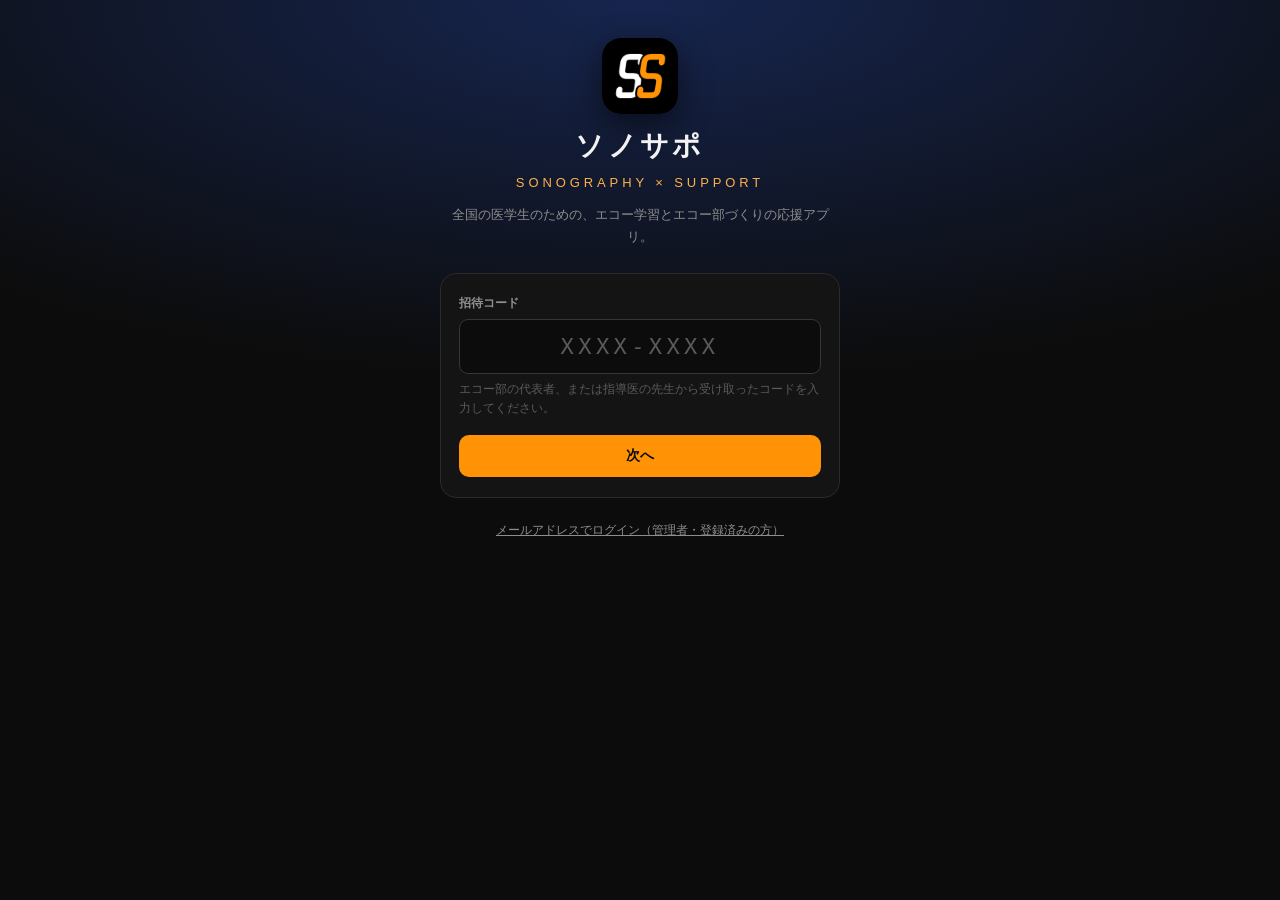
<file: account.html>
<!DOCTYPE html>
<html lang="ja">
<head>
<meta charset="UTF-8">
<!-- 安全のための決まり：このアプリが読み込んでよい場所を、自分のサイト・Supabase・Googleフォントだけに限る -->
<meta http-equiv="Content-Security-Policy" content="default-src 'self'; script-src 'self' 'unsafe-inline'; style-src 'self' 'unsafe-inline' https://fonts.googleapis.com; font-src 'self' https://fonts.gstatic.com; img-src 'self' data: blob: https://gurbkfenumknfdnzxiuo.supabase.co; connect-src 'self' https://gurbkfenumknfdnzxiuo.supabase.co wss://gurbkfenumknfdnzxiuo.supabase.co; media-src 'self' blob: https://gurbkfenumknfdnzxiuo.supabase.co; worker-src 'self'; manifest-src 'self'; object-src 'none'; base-uri 'self'; form-action 'self'">
<meta name="viewport" content="width=device-width, initial-scale=1.0, viewport-fit=cover">
<title>アカウント | ソノサポ</title>
<link rel="manifest" href="manifest.json">
<meta name="theme-color" content="#0C0C0C">
<meta name="apple-mobile-web-app-capable" content="yes">
<meta name="apple-mobile-web-app-status-bar-style" content="black-translucent">
<link rel="apple-touch-icon" href="assets/apple-touch-icon.png">
<link rel="icon" href="assets/favicon-64.png">
<link rel="preconnect" href="https://fonts.googleapis.com">
<link href="https://fonts.googleapis.com/css2?family=Bebas+Neue&family=Noto+Sans+JP:wght@400;500;700;900&family=JetBrains+Mono:wght@400;600&display=swap" rel="stylesheet">
<link rel="stylesheet" href="common.css">
<script src="vendor/supabase-js-2.117.3.js"></script>
<script src="config.js"></script>
<script src="common.js"></script>
<style>
.box{background:var(--dark);border:1px solid var(--border);border-radius:16px;padding:16px;margin-bottom:14px;}
.box h2{font-size:14px;font-weight:800;margin-bottom:4px;}
.box .hint{margin-top:2px;}
.me{display:flex;align-items:center;gap:12px;margin-bottom:6px;}
.me .av{width:52px;height:52px;border-radius:50%;background:var(--orange);color:var(--black);font-weight:900;font-size:21px;display:flex;align-items:center;justify-content:center;flex-shrink:0;}
.me .nm{font-size:17px;font-weight:800;}
.me .un{font-size:12px;color:var(--muted);}
.kv{display:flex;justify-content:space-between;gap:10px;font-size:13px;padding:8px 0;border-top:1px solid var(--border);}
.kv span:first-child{color:var(--muted);}
.back{display:inline-flex;align-items:center;gap:2px;font-size:12px;font-weight:700;color:var(--muted);text-decoration:none;border:1px solid var(--border);border-radius:999px;padding:5px 11px 5px 7px;}
</style>
</head>
<body>
<script>SS.earlyCurtain();</script>

<div class="page-head">
  <div><a class="back" href="index.html"><svg width="16" height="16" viewBox="0 0 24 24" fill="none"><path d="M15 6l-6 6 6 6" stroke="currentColor" stroke-width="2.2" stroke-linecap="round" stroke-linejoin="round"/></svg>ホーム</a>
  <div class="page-title" style="margin-top:10px;">アカウント</div></div>
</div>

<div class="wrap">
  <!-- パスワード再設定（メールのリンクから来たとき） -->
  <div class="box hidden" id="recover-box" style="border-color:rgba(255,147,5,.5);">
    <h2>新しいパスワードを決める</h2>
    <label class="label">新しいパスワード（8文字以上）</label>
    <input class="field" type="password" id="rc-pass" autocomplete="new-password">
    <div class="msg" id="rc-msg"></div>
    <button class="btn" style="margin-top:12px;" id="rc-btn">保存する</button>
  </div>

  <div class="box">
    <div class="me"><div class="av" id="av"></div><div><div class="nm" id="nm"></div><div class="un" id="un"></div></div></div>
    <div class="kv"><span>大学</span><span id="kv-univ"></span></div>
    <div class="kv"><span>役割</span><span id="kv-role"></span></div>
  </div>

  <div class="box">
    <h2>プロフィール</h2>
    <label class="label">名前</label>
    <input class="field" id="p-name" maxlength="30">
    <div id="p-year-wrap"><label class="label">学年</label><select class="field" id="p-year"></select></div>
    <div class="hint">チャットなどに投稿したときに、全国の参加者に表示されます。<b style="color:var(--text);">本名でなくてもOK</b>（ニックネーム可）。これから投稿するものに使われます（これまでの投稿の名前は変わりません）。</div>
    <div class="msg" id="p-msg"></div>
    <button class="btn" style="margin-top:12px;" id="p-save">保存する</button>
  </div>

  <div class="box hidden" id="group-box">
    <h2>団体名（エコー部の名前）</h2>
    <div class="hint">確認者（指導医）が、自分の大学の団体名を登録できます。ホームや「全国のエコー部」に表示されます。</div>
    <input class="field" id="g-name" maxlength="40" placeholder="例：K-PICS" style="margin-top:10px;">
    <div class="msg" id="g-msg"></div>
    <button class="btn" style="margin-top:12px;" id="g-save">保存する</button>
  </div>

  <div class="box" id="email-box">
    <h2>機種変更に備える（任意）</h2>
    <div id="email-anon">
      <div class="hint">いまは<b style="color:var(--text);">この端末だけ</b>でログインしている状態です。メールアドレスとパスワードを登録しておくと、機種変更しても同じアカウントで使えます。</div>
      <label class="label">メールアドレス</label>
      <input class="field" type="email" id="em" autocomplete="email">
      <div class="msg" id="em-msg"></div>
      <button class="btn ghost orange" style="margin-top:12px;" id="em-btn">確認メールを送る</button>
    </div>
    <div id="email-set" class="hidden">
      <div class="kv" style="border-top:none;"><span>メールアドレス</span><span id="em-now"></span></div>
      <label class="label">パスワードを設定・変更（8文字以上）</label>
      <input class="field" type="password" id="pw" autocomplete="new-password">
      <div class="msg" id="pw-msg"></div>
      <button class="btn ghost orange" style="margin-top:12px;" id="pw-btn">パスワードを保存</button>
      <div class="hint">新しい端末では、最初の画面の「メールアドレスでログイン」から入れます。</div>
    </div>
  </div>

  <a class="row-link hidden" id="admin-link" href="admin.html"><div class="row-ic">⚙️</div><div class="row-body"><div class="row-title">管理画面</div><div class="row-desc">大学・招待コード・ラベル</div></div></a>

  <div class="box" id="push-box">
    <h2>スマホに通知を受け取る（プッシュ通知）</h2>
    <div class="hint">自分の質問・相談に回答がついたときなどに、LINE のようにロック画面へ通知が届きます。<b style="color:var(--text);">この端末だけ</b>の設定です。</div>
    <div class="msg show info" id="push-state" style="margin-top:10px;">確認しています…</div>
    <button class="btn" style="margin-top:12px;" id="push-on">通知を受け取る</button>
    <button class="btn ghost" style="margin-top:12px;" id="push-off">通知を止める</button>
    <div class="msg" id="push-msg"></div>
  </div>

  <div class="box">
    <h2>ログアウト</h2>
    <div class="hint" id="logout-hint"></div>
    <button class="btn danger" style="margin-top:12px;" id="logout">ログアウトする</button>
  </div>
  <div class="box" id="leave-box" style="border-color:rgba(240,96,96,.35);">
    <h2>退会する</h2>
    <div class="hint">退会すると、次のものが<b style="color:var(--text);">すぐに削除され、元に戻せません</b>。</div>
    <ul style="font-size:12.5px;color:var(--muted);line-height:1.9;margin:6px 0 0 1.2em;">
      <li>名前・学年などのプロフィール</li>
      <li>認定アプリの記録と、提出したエコー画像</li>
      <li>あなたへの通知、ログイン情報</li>
    </ul>
    <div class="hint" style="margin-top:8px;">チャットの質問・回答、エピソード、コメントなどの投稿は、他の人の役に立つので、名前を「<b style="color:var(--text);">退会したメンバー</b>」に変えて残ります。消したい投稿は、先にご自身で削除してください。</div>
    <label class="label">確認のため「退会」と入力してください</label>
    <input class="field" id="leave-word" autocomplete="off" placeholder="退会">
    <div class="msg" id="leave-msg"></div>
    <button class="btn danger" style="margin-top:12px;" id="leave-btn">退会する</button>
  </div>
  <div class="hint" style="text-align:center;margin-bottom:6px;" id="ver"></div>
  <div style="text-align:center;margin-bottom:8px;"><a href="legal.html" style="font-size:11.5px;color:var(--muted);">規約とポリシー・安全について</a></div>
  <button type="button" class="join-link" style="display:block;margin:0 auto 24px;background:none;border:none;color:var(--dim);font-size:11.5px;text-decoration:underline;" onclick="SS.showDiag()">表示がおかしいとき：表示の診断</button>
</div>

<script>
function fill(){
  const me = SS.me;
  SS.$('#av').textContent = (me.name || '?').slice(0, 1);
  SS.$('#nm').textContent = me.name || '';
  SS.$('#un').textContent = SS.univLabel();
  SS.$('#kv-univ').textContent = SS.univ ? SS.univ.name : '—';
  SS.$('#kv-role').textContent = SS.ROLE_LABEL[me.role] + (me.role === 'member' && me.year ? '（' + SS.yearLabel(me.year) + '）' : '');
  SS.$('#p-name').value = me.name || '';
  SS.$('#p-year').innerHTML = '<option value="">—</option>' + SS.YEARS.map(([v, l]) => `<option value="${v}"${me.year === v ? ' selected' : ''}>${l}</option>`).join('');
  SS.$('#p-year-wrap').classList.toggle('hidden', me.role !== 'member');
  SS.$('#group-box').classList.toggle('hidden', !(SS.univ && SS.isStaff()));
  if(SS.univ) SS.$('#g-name').value = SS.univ.group_name || '';
  SS.$('#admin-link').classList.toggle('hidden', !SS.isAdmin());
  const anon = SS.user.is_anonymous && !SS.user.email;
  SS.$('#email-anon').classList.toggle('hidden', !anon);
  SS.$('#email-set').classList.toggle('hidden', anon);
  SS.$('#em-now').textContent = SS.user.email || SS.user.new_email || '';
  if(anon && SS.user.new_email) SS.msg('em-msg', SS.user.new_email + ' に確認メールを送っています。メールのリンクを開いたあと、このページでパスワードを決めてください。', 'info');
  SS.$('#logout-hint').innerHTML = anon
    ? '<b style="color:#FF8A8A;">注意：</b>メールアドレスを登録していないので、ログアウトすると<b style="color:var(--text);">このアカウントには二度と戻れません</b>。もう一度使うには招待コードが必要で、別のアカウントになります。'
    : 'ログアウトしたあとは、メールアドレスとパスワードでログインし直せます。';
  SS.$('#ver').textContent = 'ソノサポ ' + SS_CONFIG.APP_VERSION;
}

SS.$('#p-save').onclick = async () => {
  const name = SS.$('#p-name').value.trim(); if(!name){ SS.msg('p-msg', '名前を入力してください。'); return; }
  const row = { name }; if(SS.me.role === 'member') row.year = parseInt(SS.$('#p-year').value, 10) || null;
  const { error } = await sb.from('profiles').update(row).eq('id', SS.user.id);
  if(error){ SS.msg('p-msg', SS.friendly(error)); return; }
  Object.assign(SS.me, row); fill(); SS.msg('p-msg', '保存しました。', 'ok');
};
SS.$('#g-save').onclick = async () => {
  const g = SS.$('#g-name').value.trim() || null;
  const { data, error } = await sb.from('universities').update({ group_name: g }).eq('id', SS.univ.id).select();
  if(error || !data || !data.length){ SS.msg('g-msg', error ? SS.friendly(error) : '保存できませんでした（権限がありません）。'); return; }
  SS.univ.group_name = g; fill(); SS.msg('g-msg', '保存しました。', 'ok');
};
SS.$('#em-btn').onclick = async () => {
  const email = SS.$('#em').value.trim(); if(!email){ SS.msg('em-msg', 'メールアドレスを入力してください。'); return; }
  const { error } = await sb.auth.updateUser({ email }, { emailRedirectTo: new URL('account.html', location.href).href });
  if(error){ SS.msg('em-msg', SS.friendly(error)); return; }
  SS.msg('em-msg', '確認メールを送りました。メールのリンクを開いたら、このページに戻ってパスワードを決めてください（迷惑メールフォルダも確認を）。', 'ok');
};
SS.$('#pw-btn').onclick = async () => {
  const password = SS.$('#pw').value; if(password.length < 8){ SS.msg('pw-msg', '8文字以上にしてください。'); return; }
  const { error } = await sb.auth.updateUser({ password });
  if(error){ SS.msg('pw-msg', SS.friendly(error)); return; }
  SS.$('#pw').value = ''; SS.msg('pw-msg', 'パスワードを保存しました。', 'ok');
};
SS.$('#rc-btn').onclick = async () => {
  const password = SS.$('#rc-pass').value; if(password.length < 8){ SS.msg('rc-msg', '8文字以上にしてください。'); return; }
  const { error } = await sb.auth.updateUser({ password });
  if(error){ SS.msg('rc-msg', SS.friendly(error)); return; }
  SS.msg('rc-msg', '新しいパスワードを保存しました。', 'ok');
};
SS.$('#logout').onclick = async () => {
  const anon = SS.user.is_anonymous && !SS.user.email;
  if(!confirm(anon ? 'メールアドレス未登録のため、ログアウトするとこのアカウントに戻れなくなります。本当にログアウトしますか？' : 'ログアウトしますか？')) return;
  await sb.auth.signOut();
  location.replace('index.html');
};

// ---------- プッシュ通知 ----------
const PUSH_TEXT = {
  install: 'iPhone では、ホーム画面に追加したソノサポのアイコンから開いたときだけ設定できます。',
  unsupported: 'この端末・ブラウザはプッシュ通知に対応していません。',
  denied: '通知がブロックされています。端末の「設定」→「通知」から、ソノサポの通知を許可してください。',
  notready: '運営がプッシュ通知の準備をしているところです。もう少しお待ちください。',
  on: '✓ この端末で通知を受け取っています。',
  off: 'いまは通知を受け取っていません。',
};
async function drawPush(){
  let st = 'unsupported';
  try{ st = await SS.push.state(); }catch(e){}
  const el = SS.$('#push-state');
  el.textContent = PUSH_TEXT[st]; el.className = 'msg show ' + (st === 'on' ? 'ok' : 'info');
  SS.$('#push-on').classList.toggle('hidden', st !== 'off');
  SS.$('#push-off').classList.toggle('hidden', st !== 'on');
}
SS.$('#push-on').onclick = async () => {
  SS.msg('push-msg');
  try{ await SS.push.enable(); SS.msg('push-msg', '設定しました。', 'ok'); }
  catch(e){ SS.msg('push-msg', SS.friendly(e)); }
  drawPush();
};
SS.$('#push-off').onclick = async () => {
  try{ await SS.push.disable(); }catch(e){}
  drawPush();
};

// ---------- 退会 ----------
// 認定アプリの画像（cert-images の自分のフォルダ）を全部消してから、データベースの退会処理を呼ぶ
async function listAll(bucket, prefix, depth){
  const out = [];
  const { data } = await sb.storage.from(bucket).list(prefix, { limit: 1000 });
  for(const f of data || []){
    const path = prefix + '/' + f.name;
    if(f.id) out.push(path);                                   // ファイル
    else if(depth > 0) out.push(...await listAll(bucket, path, depth - 1));   // フォルダ
  }
  return out;
}
SS.$('#leave-btn').onclick = async () => {
  SS.msg('leave-msg');
  if(SS.isAdmin()){ SS.msg('leave-msg', '管理者アカウントは、ここからは退会できません。'); return; }
  if(SS.$('#leave-word').value.trim() !== '退会'){ SS.msg('leave-msg', '確認のため「退会」と入力してください。'); return; }
  if(!confirm('本当に退会しますか？\nプロフィールと認定アプリの記録・画像は削除され、元に戻せません。')) return;
  const btn = SS.$('#leave-btn'); btn.disabled = true; btn.textContent = '退会しています…';
  try{
    try{ await SS.push.disable(); }catch(e){}
    const paths = await listAll('cert-images', SS.user.id, 4);
    for(let i = 0; i < paths.length; i += 100) await sb.storage.from('cert-images').remove(paths.slice(i, i + 100));
    const { error } = await sb.rpc('delete_my_account');
    if(error) throw error;
    await sb.auth.signOut().catch(() => {});
    try{ localStorage.clear(); sessionStorage.clear(); }catch(e){}
    alert('退会しました。これまで使ってくださって、ありがとうございました。');
    location.replace('index.html');
  }catch(e){
    SS.msg('leave-msg', SS.friendly(e)); btn.disabled = false; btn.textContent = '退会する';
  }
};

SS.boot().then(() => {
  fill(); SS.tabbar('home'); drawPush();
  SS.$('#leave-box').classList.toggle('hidden', SS.isAdmin());
  if(/type=recovery/.test(SS_INITIAL_HASH)) SS.$('#recover-box').classList.remove('hidden');
  sb.auth.onAuthStateChange(ev => { if(ev === 'PASSWORD_RECOVERY') SS.$('#recover-box').classList.remove('hidden'); });
  SS.reveal();
});
</script>
</body>
</html>
</file>
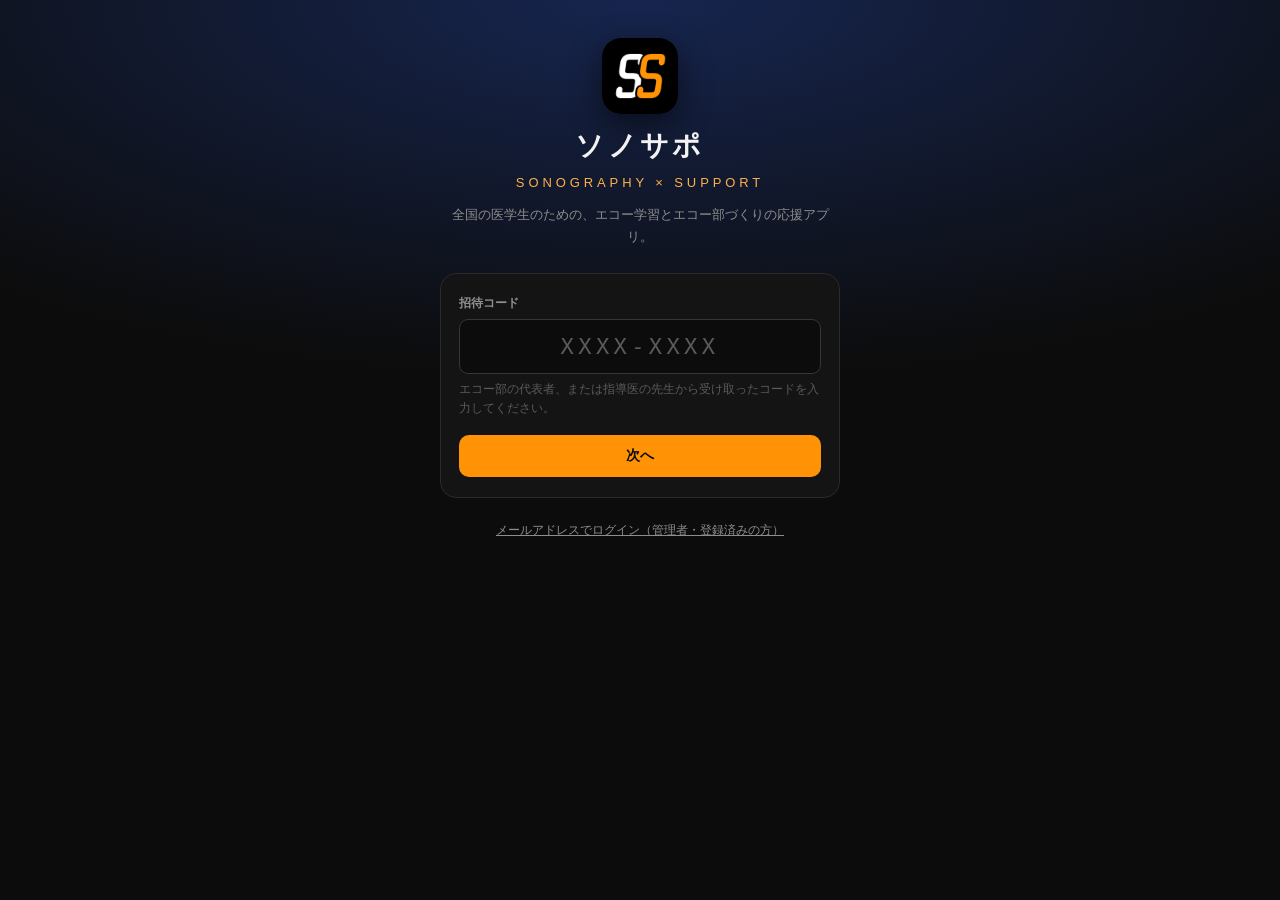
<file: admin.html>
<!DOCTYPE html>
<html lang="ja">
<head>
<meta charset="UTF-8">
<!-- 安全のための決まり：このアプリが読み込んでよい場所を、自分のサイト・Supabase・Googleフォントだけに限る -->
<meta http-equiv="Content-Security-Policy" content="default-src 'self'; script-src 'self' 'unsafe-inline'; style-src 'self' 'unsafe-inline' https://fonts.googleapis.com; font-src 'self' https://fonts.gstatic.com; img-src 'self' data: blob: https://gurbkfenumknfdnzxiuo.supabase.co; connect-src 'self' https://gurbkfenumknfdnzxiuo.supabase.co wss://gurbkfenumknfdnzxiuo.supabase.co; media-src 'self' blob: https://gurbkfenumknfdnzxiuo.supabase.co; worker-src 'self'; manifest-src 'self'; object-src 'none'; base-uri 'self'; form-action 'self'">
<meta name="viewport" content="width=device-width, initial-scale=1.0, viewport-fit=cover">
<title>管理画面 | ソノサポ</title>
<meta name="robots" content="noindex">
<link rel="manifest" href="manifest.json">
<meta name="theme-color" content="#0C0C0C">
<link rel="icon" href="assets/favicon-64.png">
<link rel="preconnect" href="https://fonts.googleapis.com">
<link href="https://fonts.googleapis.com/css2?family=Bebas+Neue&family=Noto+Sans+JP:wght@400;500;700;900&family=JetBrains+Mono:wght@400;600&display=swap" rel="stylesheet">
<link rel="stylesheet" href="common.css">
<script src="vendor/supabase-js-2.117.3.js"></script>
<script src="config.js"></script>
<script src="common.js"></script>
<style>
.back{display:inline-flex;align-items:center;gap:2px;font-size:12px;font-weight:700;color:var(--muted);text-decoration:none;border:1px solid var(--border);border-radius:999px;padding:5px 11px 5px 7px;}
.stats{display:grid;grid-template-columns:repeat(3,1fr);gap:8px;margin:12px 0;}
.stat{background:var(--card);border:1px solid var(--border);border-radius:12px;padding:10px;text-align:center;}
.stat b{display:block;font-family:"Bebas Neue",sans-serif;font-size:28px;color:var(--orange);line-height:1.1;}
.stat span{font-size:11px;color:var(--muted);}
.uni{background:var(--card);border:1px solid var(--border);border-radius:14px;padding:12px 13px;margin-bottom:8px;}
.uni.has{border-color:rgba(255,147,5,.35);}
.uni-top{display:flex;align-items:center;gap:8px;cursor:pointer;}
.uni-name{font-size:14px;font-weight:800;flex:1;min-width:0;}
.uni-name small{font-size:11px;color:var(--orange-light);font-weight:700;margin-left:6px;}
.uni-kind{font-size:10px;color:var(--dim);}
.uni-cnt{font:600 11px "JetBrains Mono",monospace;color:var(--muted);white-space:nowrap;}
.uni-body{display:none;margin-top:10px;padding-top:10px;border-top:1px solid var(--border);}
.uni.open .uni-body{display:block;}
.code-row{display:flex;align-items:center;gap:8px;margin-top:8px;flex-wrap:wrap;}
.code-row .k{font-size:11.5px;color:var(--muted);width:64px;flex-shrink:0;}
.code{font:600 16px "JetBrains Mono",monospace;letter-spacing:.12em;background:var(--black);border:1px solid var(--border-light);border-radius:8px;padding:5px 10px;}
.grid2{display:grid;grid-template-columns:1fr 1fr;gap:8px;}
.lab{display:flex;align-items:center;gap:8px;background:var(--card);border:1px solid var(--border);border-radius:12px;padding:10px;margin-bottom:8px;}
.lab input[type=color]{width:38px;height:38px;border:none;background:none;padding:0;border-radius:8px;}
.lab .field{flex:1;padding:8px 10px;font-size:14px;}
.lab button{width:32px;height:32px;border-radius:8px;border:1px solid var(--border-light);background:var(--black);color:var(--muted);}
.howto{font-size:13px;line-height:1.9;color:var(--muted);}
#tabs{overflow-x:auto;scrollbar-width:none;}
#tabs button{flex:0 0 auto;padding:8px 12px;position:relative;}
#tabs .n{display:inline-block;min-width:16px;height:16px;line-height:16px;border-radius:999px;background:#F06060;color:#fff;font-size:10px;padding:0 4px;margin-left:4px;font-family:"JetBrains Mono",monospace;}
.card{background:var(--card);border:1px solid var(--border);border-radius:14px;padding:12px 13px;margin-bottom:8px;}
.card.open{border-color:rgba(255,147,5,.45);}
.card .m{font-size:10.5px;color:var(--dim);font-family:"JetBrains Mono",monospace;display:flex;gap:8px;flex-wrap:wrap;}
.card .t{font-size:13px;font-weight:800;margin-top:4px;}
.card .b{font-size:12.5px;color:var(--muted);white-space:pre-wrap;word-break:break-word;margin-top:4px;line-height:1.7;}
.card .ex{font-size:12.5px;white-space:pre-wrap;word-break:break-word;margin-top:6px;padding:8px 10px;border-left:3px solid var(--border-light);background:var(--black);border-radius:6px;}
.card .acts{display:flex;gap:6px;flex-wrap:wrap;margin-top:10px;}
.pill{font-size:10px;font-weight:800;border-radius:999px;padding:1px 8px;border:1px solid var(--border-light);color:var(--muted);}
.pill.open{background:var(--orange);border-color:var(--orange);color:var(--black);}
.pill.sec{background:#F06060;border-color:#F06060;color:#fff;}
.keybox{font:12px "JetBrains Mono",monospace;word-break:break-all;background:var(--black);border:1px solid var(--border-light);border-radius:8px;padding:8px 10px;margin-top:4px;}
.ur{display:flex;align-items:center;gap:10px;padding:9px 0;border-top:1px solid var(--border);}
.ur:first-child{border-top:none;}
.ur .nm{flex:1;min-width:0;font-size:13px;font-weight:700;}
.ur .nm small{display:block;font-size:10.5px;color:var(--dim);font-weight:400;font-family:"JetBrains Mono",monospace;}
.howto b{color:var(--text);}
</style>
</head>
<body>
<script>SS.earlyCurtain();</script>
<div class="page-head">
  <div><a class="back" href="index.html"><svg width="16" height="16" viewBox="0 0 24 24" fill="none"><path d="M15 6l-6 6 6 6" stroke="currentColor" stroke-width="2.2" stroke-linecap="round" stroke-linejoin="round"/></svg>ホーム</a>
  <div class="page-title" style="margin-top:10px;">管理画面</div><div class="page-sub">ADMIN ー 管理者だけが見られます</div></div>
</div>

<div class="wrap">
  <div class="seg" id="tabs"><button data-t="univ" class="on">大学・コード</button><button data-t="rev">確認者</button><button data-t="rep">通報<span class="n hidden" id="n-rep"></span></button><button data-t="ct">連絡<span class="n hidden" id="n-ct"></span></button><button data-t="labels">ラベル</button><button data-t="set">プッシュ通知</button><button data-t="help">使い方</button></div>

  <!-- 確認者（指導医）の一覧 -->
  <section id="t-rev" class="hidden">
    <div class="hint" style="margin:12px 0 10px;">確認者は、自分の大学の部員の名前・学年・認定アプリの画像を見られ、判定もできます。<b style="color:var(--text);">知らない人がいたら「部員に戻す」</b>を押し、その大学の確認者用コードを「作り直す」してください。</div>
    <input class="field" id="rv-q" placeholder="大学名・名前で絞り込み">
    <div id="rv-list" style="margin-top:10px;"><div class="loading"></div></div>
  </section>

  <!-- 通報 -->
  <section id="t-rep" class="hidden">
    <div class="seg" id="rp-f" style="margin:12px 0 10px;"><button data-f="open" class="on">未対応</button><button data-f="done">対応済み</button></div>
    <div id="rp-list"><div class="loading"></div></div>
  </section>

  <!-- 運営への連絡 -->
  <section id="t-ct" class="hidden">
    <div class="seg" id="ct-f" style="margin:12px 0 10px;"><button data-f="open" class="on">未対応</button><button data-f="done">対応済み</button></div>
    <div id="ct-list"><div class="loading"></div></div>
  </section>

  <!-- プッシュ通知の設定 -->
  <section id="t-set" class="hidden">
    <div class="card" style="margin-top:12px;">
      <div class="t">プッシュ通知の鍵</div>
      <div class="b" id="vp-state">確認しています…</div>
      <div class="b" style="margin-top:8px;">最初の1回だけ、ここで鍵を作り、<b style="color:var(--text);">PUSH-SETUP.md</b> の手順で Supabase に登録します。鍵を作り直すと、全員がもう一度「通知を受け取る」を押す必要があります。</div>
      <div class="acts"><button class="btn sm" id="vp-gen">鍵を作る</button></div>
      <div id="vp-out" class="hidden">
        <div class="msg show ng" style="margin-top:12px;">下の3つを、いま Supabase の Edge Functions → Secrets に登録してください。<b>秘密鍵と合言葉は、ここで閉じると二度と表示されません</b>（GitHub やチャットには絶対に貼らないでください）。</div>
        <label class="label">VAPID_PUBLIC_KEY（公開鍵）</label><div class="keybox" id="vp-pub"></div><button class="btn ghost sm" style="margin-top:6px;" data-copy="vp-pub">コピー</button>
        <label class="label">VAPID_PRIVATE_KEY（秘密鍵）</label><div class="keybox" id="vp-priv"></div><button class="btn ghost sm" style="margin-top:6px;" data-copy="vp-priv">コピー</button>
        <label class="label">WEBHOOK_SECRET（合言葉）</label><div class="keybox" id="vp-sec"></div><button class="btn ghost sm" style="margin-top:6px;" data-copy="vp-sec">コピー</button>
        <label class="check"><input type="checkbox" id="vp-done">3つとも Supabase の Secrets に登録しました（合言葉は Database Webhook のヘッダーにも入れます）</label>
        <button class="btn block" style="margin-top:10px;" id="vp-save">公開鍵をアプリに保存して、通知を使えるようにする</button>
        <div class="msg" id="vp-msg"></div>
      </div>
    </div>
  </section>

  <!-- 大学・招待コード -->
  <section id="t-univ">
    <div class="stats"><div class="stat"><b id="s-univ">-</b><span>参加中の大学</span></div><div class="stat"><b id="s-mem">-</b><span>部員</span></div><div class="stat"><b id="s-rev">-</b><span>確認者</span></div></div>
    <input class="field" id="u-q" placeholder="大学名・都道府県で絞り込み">
    <div style="display:flex;gap:8px;margin:10px 0 12px;flex-wrap:wrap;">
      <button class="btn ghost sm" id="csv">招待コード一覧をCSVで保存</button>
      <button class="btn ghost sm" id="only-active">参加中の大学だけ</button>
      <button class="btn ghost orange sm" id="add-u">＋ 大学を追加</button>
    </div>
    <div id="u-list"><div class="loading">読み込み中</div></div>
  </section>

  <!-- ラベル -->
  <section id="t-labels" class="hidden">
    <p class="hint" style="margin:14px 0 12px;">資料につけるラベルです。名前・色を変えると、すべての資料に反映されます。ラベルを消すと、資料からも外れます。</p>
    <div id="l-list"></div>
    <div class="lab"><input type="color" id="nl-color" value="#FF9305"><input class="field" id="nl-name" maxlength="30" placeholder="新しいラベル名"><button id="nl-add" style="width:auto;padding:0 12px;color:var(--orange-light);border-color:rgba(255,147,5,.5);">追加</button></div>
  </section>

  <!-- 使い方 -->
  <section id="t-help" class="hidden">
    <div class="howto" style="margin-top:14px;">
      <p><b>招待コードの配り方</b><br>各大学の「部員用」コードはエコー部の代表者へ、「確認者用」コードは指導医の先生へ渡してください。「招待リンクをコピー」を使うと、コードが入った状態で開くリンクを送れます。</p><br>
      <p><b>コードが外に漏れたら</b><br>「作り直す」を押すと、古いコードは使えなくなります（すでに参加している人はそのまま使えます）。</p><br>
      <p><b>まなぶの資料</b><br>まなぶタブの右上「編集」から、項目の追加・並べ替え・削除、資料（PDF・画像・リンク）の追加とラベル付けができます。</p><br>
      <p><b>お知らせ</b><br>ホーム右上のベルから、全国の参加者にお知らせを出せます。</p><br>
      <p><b>管理者を増やす</b><br>Supabase の SQL Editor で、SETUP.md の「管理者アカウントを作る」の手順をもう一度行ってください。</p>
    </div>
  </section>
</div>

<script>
let UNIS = [], CODES = [], COUNTS = {}, onlyActive = false;
const openU = new Set();
SS.$$('#tabs button').forEach(b => b.onclick = () => {
  SS.$$('#tabs button').forEach(x => x.classList.toggle('on', x === b));
  ['univ','rev','rep','ct','labels','set','help'].forEach(t => SS.$('#t-' + t).classList.toggle('hidden', t !== b.dataset.t));
  ({ rev: loadRev, rep: loadRep, ct: loadCt, set: loadSet })[b.dataset.t]?.();
});
const openTab = t => { const b = SS.$(`#tabs button[data-t="${t}"]`); if(b){ b.click(); b.scrollIntoView({ inline: 'center', block: 'nearest' }); } };

async function loadUnis(){
  const [u, c, n] = await Promise.all([
    sb.from('universities').select('*').order('sort_order'),
    sb.from('invite_codes').select('*'),
    sb.rpc('admin_member_counts'),
  ]);
  if(u.error || c.error){ SS.$('#u-list').innerHTML = '<div class="empty">読み込めませんでした</div>'; return; }
  UNIS = u.data; CODES = c.data; COUNTS = {};
  (n.data || []).forEach(r => COUNTS[r.university_id] = r);
  SS.$('#s-univ').textContent = Object.keys(COUNTS).length;
  SS.$('#s-mem').textContent = (n.data || []).reduce((a, r) => a + Number(r.members), 0);
  SS.$('#s-rev').textContent = (n.data || []).reduce((a, r) => a + Number(r.reviewers), 0);
  renderUnis();
}
const codeOf = (uid, role) => (CODES.find(c => c.university_id === uid && c.role === role) || {}).code || '';
const fmt = c => c ? c.slice(0, 4) + '-' + c.slice(4) : '—';
const inviteLink = c => new URL('index.html?code=' + fmt(c), location.href).href;
function renderUnis(){
  const q = SS.$('#u-q').value.trim();
  const list = UNIS.filter(u => (!q || (u.name + (u.short_name || '') + (u.prefecture || '') + (u.group_name || '')).includes(q)) && (!onlyActive || COUNTS[u.id]));
  SS.$('#u-list').innerHTML = list.map(u => {
    const c = COUNTS[u.id], m = c ? Number(c.members) : 0, r = c ? Number(c.reviewers) : 0;
    return `<div class="uni${c ? ' has' : ''}${openU.has(u.id) ? ' open' : ''}" data-id="${u.id}">
      <div class="uni-top" data-open="${u.id}"><div class="uni-name">${SS.esc(u.name)}${u.group_name ? `<small>${SS.esc(u.group_name)}</small>` : ''}<div class="uni-kind">${SS.esc([u.prefecture, u.kind].filter(Boolean).join(' ・ '))}</div></div>
        <span class="uni-cnt">部員 ${m} ／ 確認者 ${r}</span></div>
      <div class="uni-body">
        ${['member','reviewer'].map(role => `<div class="code-row"><span class="k">${role === 'member' ? '部員用' : '確認者用'}</span><span class="code">${fmt(codeOf(u.id, role))}</span>
          <button class="btn ghost sm" data-copy="${codeOf(u.id, role)}">コピー</button>
          <button class="btn ghost sm" data-link="${codeOf(u.id, role)}">招待リンク</button>
          <button class="btn danger sm" data-regen="${u.id}|${role}">作り直す</button></div>`).join('')}
        <div class="grid2" style="margin-top:12px;">
          <div><label class="label" style="margin-top:0;">大学名</label><input class="field" data-f="name" value="${SS.esc(u.name)}"></div>
          <div><label class="label" style="margin-top:0;">略称</label><input class="field" data-f="short_name" value="${SS.esc(u.short_name || '')}"></div>
        </div>
        <label class="label">団体名</label><input class="field" data-f="group_name" value="${SS.esc(u.group_name || '')}" placeholder="例：K-PICS">
        <div style="display:flex;gap:8px;margin-top:10px;"><button class="btn sm" data-save="${u.id}">保存</button></div>
      </div></div>`;
  }).join('') || '<div class="empty">該当なし</div>';
}
SS.$('#u-q').addEventListener('input', renderUnis);
SS.$('#only-active').onclick = (e) => { onlyActive = !onlyActive; e.target.classList.toggle('orange', onlyActive); renderUnis(); };
document.addEventListener('click', async ev => {
  const t = ev.target;
  const op = t.closest('[data-open]'); if(op){ const id = +op.dataset.open; openU.has(id) ? openU.delete(id) : openU.add(id); op.closest('.uni').classList.toggle('open'); return; }
  const cp = t.closest('[data-copy]'); if(cp){ await copy(fmt(cp.dataset.copy)); return; }
  const lk = t.closest('[data-link]'); if(lk){ await copy(inviteLink(lk.dataset.link)); return; }
  const rg = t.closest('[data-regen]');
  if(rg){
    const [uid, role] = rg.dataset.regen.split('|');
    if(!confirm('コードを作り直すと、古いコードは使えなくなります。よろしいですか？\n（すでに参加している人はそのまま使えます）')) return;
    const { error } = await sb.rpc('admin_regenerate_code', { p_univ: +uid, p_role: role });
    if(error) return SS.toast(SS.friendly(error));
    SS.toast('作り直しました'); loadUnis(); return;
  }
  const sv = t.closest('[data-save]');
  if(sv){
    const box = sv.closest('.uni'), row = {};
    box.querySelectorAll('[data-f]').forEach(i => row[i.dataset.f] = i.value.trim() || null);
    if(!row.name) return SS.toast('大学名は空にできません');
    const { error } = await sb.from('universities').update(row).eq('id', +sv.dataset.save);
    if(error) return SS.toast(SS.friendly(error));
    SS.toast('保存しました'); loadUnis();
  }
});
async function copy(text){
  try{ await navigator.clipboard.writeText(text); SS.toast('コピーしました：' + text); }
  catch(e){ prompt('コピーしてください', text); }
}
SS.$('#csv').onclick = () => {
  const rows = [['大学','略称','都道府県','団体名','部員用コード','確認者用コード','部員用リンク','確認者用リンク']].concat(
    UNIS.map(u => [u.name, u.short_name || '', u.prefecture || '', u.group_name || '', fmt(codeOf(u.id,'member')), fmt(codeOf(u.id,'reviewer')), inviteLink(codeOf(u.id,'member')), inviteLink(codeOf(u.id,'reviewer'))]));
  const csv = '﻿' + rows.map(r => r.map(v => '"' + String(v).replace(/"/g, '""') + '"').join(',')).join('\r\n');
  const a = document.createElement('a');
  a.href = URL.createObjectURL(new Blob([csv], { type: 'text/csv' }));
  a.download = 'sonosapo-invite-codes.csv'; a.dataset.noCurtain = ''; document.body.appendChild(a); a.click(); a.remove();
  SS.toast('保存しました（取り扱いに注意してください）');
};
SS.$('#add-u').onclick = async () => {
  const name = prompt('追加する大学の正式名称'); if(!name || !name.trim()) return;
  const max = UNIS.reduce((m, u) => Math.max(m, u.sort_order), 0);
  const { data, error } = await sb.from('universities').insert({ name: name.trim(), sort_order: max + 10 }).select().single();
  if(error) return SS.toast(SS.friendly(error));
  await sb.rpc('admin_regenerate_code', { p_univ: data.id, p_role: 'member' });
  await sb.rpc('admin_regenerate_code', { p_univ: data.id, p_role: 'reviewer' });
  openU.add(data.id); SS.toast('追加しました'); loadUnis();
};

// ---------- ラベル ----------
let LABELS = [];
async function loadLabels(){
  const { data } = await sb.from('labels').select('*').order('sort_order');
  LABELS = data || [];
  SS.$('#l-list').innerHTML = LABELS.map((l, i) => `<div class="lab" data-id="${l.id}">
    <input type="color" value="${l.color}" data-c><input class="field" value="${SS.esc(l.name)}" maxlength="30" data-n>
    <button data-lup="${i}" aria-label="上へ">↑</button><button data-lsave="${l.id}" aria-label="保存" style="color:var(--ok);">✓</button><button data-ldel="${l.id}" aria-label="削除" style="color:var(--ng);">✕</button></div>`).join('');
}
document.addEventListener('click', async ev => {
  const t = ev.target;
  const s = t.closest('[data-lsave]');
  if(s){ const box = s.closest('.lab'); const { error } = await sb.from('labels').update({ name: box.querySelector('[data-n]').value.trim(), color: box.querySelector('[data-c]').value }).eq('id', +s.dataset.lsave); SS.toast(error ? SS.friendly(error) : '保存しました'); loadLabels(); return; }
  const d = t.closest('[data-ldel]');
  if(d){
    if(!confirm('このラベルを削除しますか？資料からも外れます。')) return;
    const id = +d.dataset.ldel;
    const { data: ms } = await sb.from('materials').select('id,label_ids').contains('label_ids', [id]);
    await Promise.all((ms || []).map(m => sb.from('materials').update({ label_ids: m.label_ids.filter(x => x !== id) }).eq('id', m.id)));
    const { error } = await sb.from('labels').delete().eq('id', id); SS.toast(error ? SS.friendly(error) : '削除しました'); loadLabels(); return;
  }
  const u = t.closest('[data-lup]');
  if(u){ const i = +u.dataset.lup; if(i === 0) return; const a = LABELS[i - 1], b = LABELS[i];
    await Promise.all([sb.from('labels').update({ sort_order: (i + 1) * 10 }).eq('id', a.id), sb.from('labels').update({ sort_order: i * 10 }).eq('id', b.id)]); loadLabels(); }
});
SS.$('#nl-add').onclick = async () => {
  const name = SS.$('#nl-name').value.trim(); if(!name) return;
  const { error } = await sb.from('labels').insert({ name, color: SS.$('#nl-color').value, sort_order: (LABELS.length + 1) * 10 });
  if(error) return SS.toast(SS.friendly(error));
  SS.$('#nl-name').value = ''; loadLabels();
};

// ---------- 確認者の一覧 ----------
let REVS = [];
async function loadRev(){
  const { data, error } = await sb.from('profiles').select('id,name,university_id,created_at,last_seen_at').eq('role', 'reviewer').order('created_at');
  if(error){ SS.$('#rv-list').innerHTML = '<div class="empty">読み込めませんでした</div>'; return; }
  REVS = data || []; drawRev();
}
function drawRev(){
  const q = SS.$('#rv-q').value.trim();
  const uname = id => { const u = UNIS.find(x => x.id === id); return u ? u.name : '（大学なし）'; };
  const groups = {};
  REVS.filter(r => !q || ((r.name || '') + uname(r.university_id)).includes(q)).forEach(r => (groups[r.university_id] = groups[r.university_id] || []).push(r));
  const ids = Object.keys(groups).sort((a, b) => ((UNIS.find(u => u.id === +a) || {}).sort_order || 0) - ((UNIS.find(u => u.id === +b) || {}).sort_order || 0));
  SS.$('#rv-list').innerHTML = ids.map(id => `<div class="card"><div class="t">${SS.esc(uname(+id))}<span class="pill" style="margin-left:6px;">${groups[id].length}人</span></div>
      ${groups[id].map(r => `<div class="ur"><div class="nm">${SS.esc(r.name || '（名前なし）')}<small>参加 ${SS.fmtDate(r.created_at)}${r.last_seen_at ? ' ・ 最後に使った日 ' + SS.fmtDate(r.last_seen_at) : ''}</small></div>
        <button class="btn danger sm" data-demote="${r.id}">部員に戻す</button></div>`).join('')}</div>`).join('')
    || '<div class="empty">確認者はまだいません</div>';
  SS.$$('#rv-list [data-demote]').forEach(b => b.onclick = async () => {
    const r = REVS.find(x => x.id === b.dataset.demote);
    if(!confirm(`「${r.name}」さん（${uname(r.university_id)}）を、確認者から部員に戻しますか？\n戻すと、部員の画像を見たり判定したりできなくなります。`)) return;
    const { data, error } = await sb.from('profiles').update({ role: 'member' }).eq('id', r.id).select();
    if(error || !data || !data.length) return SS.toast(error ? SS.friendly(error) : '変更できませんでした');
    SS.toast('部員に戻しました。必要なら、その大学の確認者用コードを「作り直す」してください'); loadRev(); loadUnis();
  });
}
SS.$('#rv-q').addEventListener('input', drawRev);

// ---------- 通報 ----------
const TBL = { threads: 'チャットの質問', thread_replies: 'チャットの返信', stories: '立ち上げのエピソード・相談', story_comments: '立ち上げのコメント',
  section_comments: '単元コメント', announcements: 'お知らせ', events: 'カレンダーの予定', event_impressions: '予定の感想', materials: 'まなぶの資料' };
const VIEW = (t, id) => t === 'threads' ? `chat.html?t=${id}` : t === 'stories' ? `launch.html#story-${id}` : '';
let rpF = 'open';
SS.$$('#rp-f button').forEach(b => b.onclick = () => { rpF = b.dataset.f; SS.$$('#rp-f button').forEach(x => x.classList.toggle('on', x === b)); loadRep(); });
async function loadRep(){
  const { data, error } = await sb.from('reports').select('*').eq('status', rpF).order('created_at', { ascending: false }).limit(100);
  if(error){ SS.$('#rp-list').innerHTML = '<div class="empty">読み込めませんでした（05_update.sql を実行しましたか？）</div>'; return; }
  SS.$('#rp-list').innerHTML = (data || []).map(r => `<div class="card${r.status === 'open' ? ' open' : ''}">
      <div class="m"><span class="pill${r.status === 'open' ? ' open' : ''}">${r.status === 'open' ? '未対応' : '対応済み'}</span><span>${SS.esc(TBL[r.target_table] || r.target_table)}</span><span>${SS.fmtDate(r.created_at)}</span></div>
      <div class="t">理由：${SS.esc(r.reason)}</div>
      <div class="ex">${SS.esc(r.excerpt || '')}</div>
      <div class="b">投稿した人：${SS.esc(r.target_author || '不明')}</div>
      <div class="acts">${VIEW(r.target_table, r.target_id) ? `<a class="btn ghost sm" href="${VIEW(r.target_table, r.target_id)}">画面で見る</a>` : ''}
        <button class="btn danger sm" data-rpdel="${r.id}">投稿を削除</button>
        ${r.status === 'open' ? `<button class="btn sm" data-rpdone="${r.id}">対応済みにする</button>` : `<button class="btn ghost sm" data-rpopen="${r.id}">未対応に戻す</button>`}</div></div>`).join('')
    || `<div class="empty">${rpF === 'open' ? '未対応の通報はありません' : 'まだありません'}</div>`;
  const find = id => (data || []).find(x => x.id === id);
  SS.$$('#rp-list [data-rpdel]').forEach(b => b.onclick = async () => {
    const r = find(b.dataset.rpdel);
    if(!confirm('通報された投稿を削除しますか？（元に戻せません）')) return;
    const { data: row } = await sb.from(r.target_table).select('*').eq('id', r.target_id).maybeSingle();
    if(row){
      const { error } = await sb.from(r.target_table).delete().eq('id', r.target_id);
      if(error) return SS.toast(SS.friendly(error));
      if(row.image_paths && row.image_paths.length) await sb.storage.from('posts').remove(row.image_paths);
      if(r.target_table === 'materials' && row.storage_path) await sb.storage.from('materials').remove([row.storage_path]);
    }
    await sb.from('reports').update({ status: 'done', handled_at: new Date().toISOString() }).eq('id', r.id);
    SS.toast(row ? '削除して、対応済みにしました' : 'すでに削除されていました。対応済みにしました'); loadRep(); counts();
  });
  SS.$$('#rp-list [data-rpdone]').forEach(b => b.onclick = async () => { await sb.from('reports').update({ status: 'done', handled_at: new Date().toISOString() }).eq('id', b.dataset.rpdone); loadRep(); counts(); });
  SS.$$('#rp-list [data-rpopen]').forEach(b => b.onclick = async () => { await sb.from('reports').update({ status: 'open', handled_at: null }).eq('id', b.dataset.rpopen); loadRep(); counts(); });
}

// ---------- 運営への連絡 ----------
const CT_LABEL = { security: '安全上の問題', bug: '不具合', question: '質問・相談', delete: '削除の依頼', other: 'その他' };
let ctF = 'open';
SS.$$('#ct-f button').forEach(b => b.onclick = () => { ctF = b.dataset.f; SS.$$('#ct-f button').forEach(x => x.classList.toggle('on', x === b)); loadCt(); });
async function loadCt(){
  const { data, error } = await sb.from('contacts').select('*').eq('status', ctF).order('created_at', { ascending: false }).limit(100);
  if(error){ SS.$('#ct-list').innerHTML = '<div class="empty">読み込めませんでした（05_update.sql を実行しましたか？）</div>'; return; }
  SS.$('#ct-list').innerHTML = (data || []).map(c => `<div class="card${c.status === 'open' ? ' open' : ''}">
      <div class="m"><span class="pill${c.category === 'security' ? ' sec' : c.status === 'open' ? ' open' : ''}">${SS.esc(CT_LABEL[c.category] || '')}</span><span>${SS.esc(c.user_name || '（退会した人）')}${c.user_univ ? '（' + SS.esc(c.user_univ) + '）' : ''}</span><span>${SS.fmtDate(c.created_at)}</span></div>
      <div class="ex">${SS.esc(c.body)}</div>
      <label class="label">返信（送った人に通知が届きます）</label>
      <textarea class="field" data-ctr="${c.id}" maxlength="3000" style="min-height:70px;">${SS.esc(c.reply || '')}</textarea>
      <div class="acts"><button class="btn sm" data-ctsend="${c.id}">返信して対応済みにする</button>
        ${c.status === 'open' ? `<button class="btn ghost sm" data-ctdone="${c.id}">返信せずに対応済み</button>` : `<button class="btn ghost sm" data-ctopen="${c.id}">未対応に戻す</button>`}</div></div>`).join('')
    || `<div class="empty">${ctF === 'open' ? '未対応の連絡はありません' : 'まだありません'}</div>`;
  SS.$$('#ct-list [data-ctsend]').forEach(b => b.onclick = async () => {
    const reply = SS.$(`#ct-list [data-ctr="${b.dataset.ctsend}"]`).value.trim();
    if(!reply) return SS.toast('返信を入力してください');
    const { error } = await sb.from('contacts').update({ reply, status: 'done' }).eq('id', b.dataset.ctsend);
    if(error) return SS.toast(SS.friendly(error));
    SS.toast('返信しました'); loadCt(); counts();
  });
  SS.$$('#ct-list [data-ctdone]').forEach(b => b.onclick = async () => { await sb.from('contacts').update({ status: 'done' }).eq('id', b.dataset.ctdone); loadCt(); counts(); });
  SS.$$('#ct-list [data-ctopen]').forEach(b => b.onclick = async () => { await sb.from('contacts').update({ status: 'open' }).eq('id', b.dataset.ctopen); loadCt(); counts(); });
}

// ---------- プッシュ通知の鍵 ----------
const b64u = u8 => btoa(String.fromCharCode(...u8)).replace(/\+/g, '-').replace(/\//g, '_').replace(/=+$/, '');
let VP = null;
async function loadSet(){
  const { data, error } = await sb.from('app_settings').select('value,updated_at').eq('key', 'vapid_public_key').maybeSingle();
  SS.$('#vp-state').textContent = error ? '読み込めませんでした（05_update.sql を実行しましたか？）'
    : data && data.value ? '✓ 鍵は登録済みです（' + SS.fmtDate(data.updated_at) + '）。作り直す必要はありません。' : 'まだ鍵がありません。';
  SS.$('#vp-gen').textContent = data && data.value ? '鍵を作り直す' : '鍵を作る';
}
SS.$('#vp-gen').onclick = async () => {
  if(SS.$('#vp-gen').textContent === '鍵を作り直す' && !confirm('鍵を作り直すと、全員がもう一度「通知を受け取る」を押す必要があります。作り直しますか？')) return;
  const kp = await crypto.subtle.generateKey({ name: 'ECDSA', namedCurve: 'P-256' }, true, ['sign', 'verify']);
  const pub = b64u(new Uint8Array(await crypto.subtle.exportKey('raw', kp.publicKey)));
  const priv = (await crypto.subtle.exportKey('jwk', kp.privateKey)).d;
  const sec = b64u(crypto.getRandomValues(new Uint8Array(24)));
  VP = { pub, priv, sec };
  SS.$('#vp-pub').textContent = pub; SS.$('#vp-priv').textContent = priv; SS.$('#vp-sec').textContent = sec;
  SS.$('#vp-out').classList.remove('hidden'); SS.$('#vp-done').checked = false; SS.msg('vp-msg');
};
document.addEventListener('click', async ev => {
  const b = ev.target.closest('[data-copy]'); if(!b) return;
  try{ await navigator.clipboard.writeText(SS.$('#' + b.dataset.copy).textContent); SS.toast('コピーしました'); }catch(e){ SS.toast('コピーできませんでした。長押しで選んでコピーしてください'); }
});
SS.$('#vp-save').onclick = async () => {
  if(!VP) return;
  if(!SS.$('#vp-done').checked){ SS.msg('vp-msg', '先に3つを Supabase に登録して、チェックを入れてください。'); return; }
  const { error } = await sb.from('app_settings').upsert({ key: 'vapid_public_key', value: VP.pub, updated_at: new Date().toISOString() });
  if(error){ SS.msg('vp-msg', SS.friendly(error)); return; }
  VP = null; SS.$('#vp-out').classList.add('hidden'); SS.toast('保存しました。各自「アカウント」→「通知を受け取る」で使えます'); loadSet();
};

// ---------- 未対応の数 ----------
async function counts(){
  const [{ count: r }, { count: c }] = await Promise.all([
    sb.from('reports').select('id', { count: 'exact', head: true }).eq('status', 'open'),
    sb.from('contacts').select('id', { count: 'exact', head: true }).eq('status', 'open'),
  ]);
  [['n-rep', r], ['n-ct', c]].forEach(([id, n]) => { const el = SS.$('#' + id); el.textContent = n || ''; el.classList.toggle('hidden', !n); });
}

SS.boot({ adminOnly: true }).then(async () => {
  await Promise.all([loadUnis(), loadLabels()]);
  counts();
  SS.reveal();
  if(location.hash === '#reports') openTab('rep');
  else if(location.hash === '#contacts') openTab('ct');
});
</script>
</body>
</html>
</file>
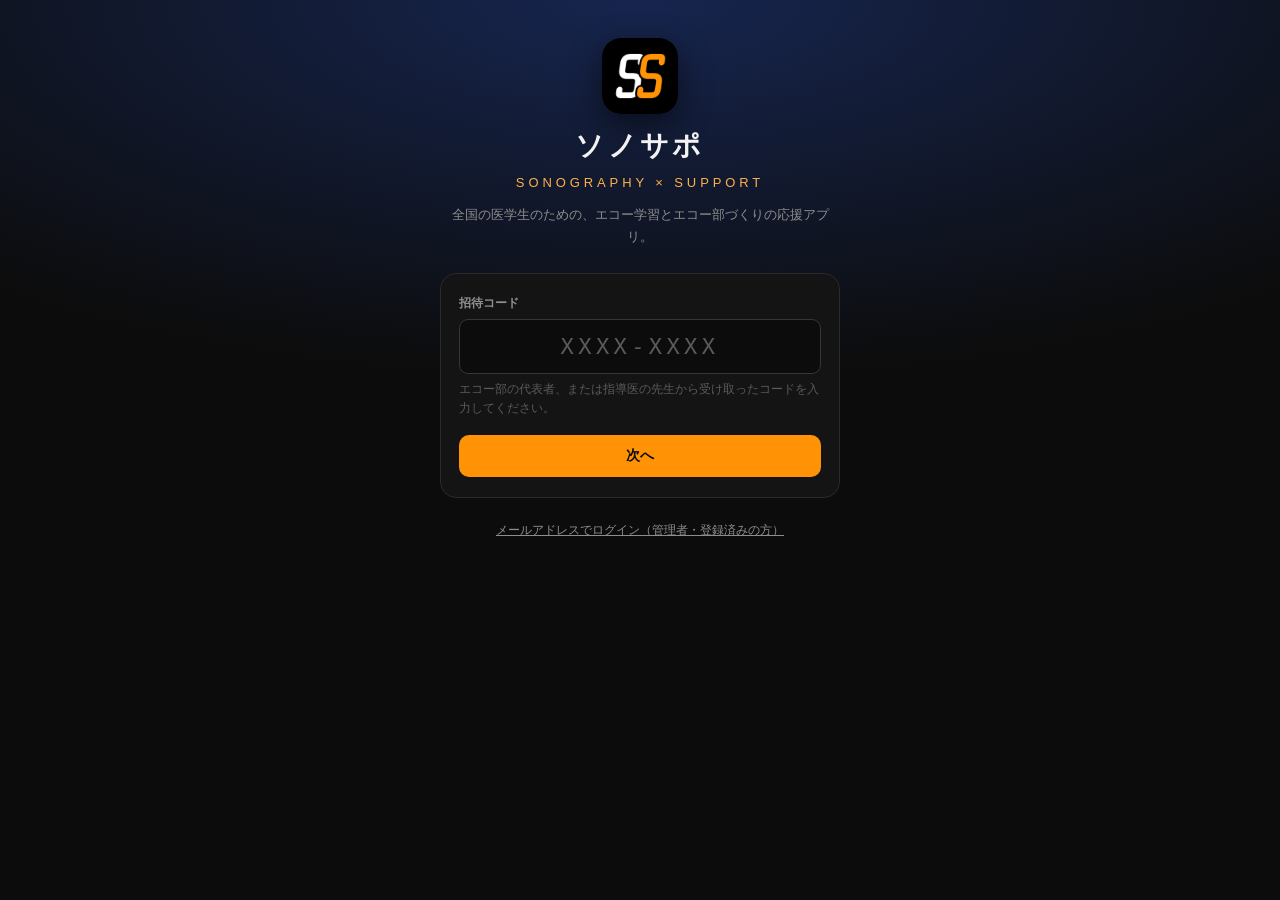
<file: calendar.html>
<!DOCTYPE html>
<html lang="ja">
<head>
<meta charset="UTF-8">
<!-- 安全のための決まり：このアプリが読み込んでよい場所を、自分のサイト・Supabase・Googleフォントだけに限る -->
<meta http-equiv="Content-Security-Policy" content="default-src 'self'; script-src 'self' 'unsafe-inline'; style-src 'self' 'unsafe-inline' https://fonts.googleapis.com; font-src 'self' https://fonts.gstatic.com; img-src 'self' data: blob: https://gurbkfenumknfdnzxiuo.supabase.co; connect-src 'self' https://gurbkfenumknfdnzxiuo.supabase.co wss://gurbkfenumknfdnzxiuo.supabase.co; media-src 'self' blob: https://gurbkfenumknfdnzxiuo.supabase.co; worker-src 'self'; manifest-src 'self'; object-src 'none'; base-uri 'self'; form-action 'self'">
<meta name="viewport" content="width=device-width, initial-scale=1.0, viewport-fit=cover">
<title>カレンダー | ソノサポ</title>
<link rel="manifest" href="manifest.json">
<meta name="theme-color" content="#0C0C0C">
<meta name="apple-mobile-web-app-capable" content="yes">
<meta name="apple-mobile-web-app-status-bar-style" content="black-translucent">
<link rel="apple-touch-icon" href="assets/apple-touch-icon.png">
<link rel="icon" href="assets/favicon-64.png">
<link rel="preconnect" href="https://fonts.googleapis.com">
<link href="https://fonts.googleapis.com/css2?family=Bebas+Neue&family=Noto+Sans+JP:wght@400;500;700;900&family=JetBrains+Mono:wght@400;600&display=swap" rel="stylesheet">
<link rel="stylesheet" href="common.css">
<script src="vendor/supabase-js-2.117.3.js"></script>
<script src="config.js"></script>
<script src="common.js"></script>
<style>
.cal{background:var(--dark);border:1px solid var(--border);border-radius:18px;padding:12px 10px 10px;margin-top:6px;}
.cal-top{display:flex;align-items:center;gap:6px;padding:0 4px 10px;}
.cal-month{font-family:"Bebas Neue",sans-serif;font-size:26px;letter-spacing:.06em;flex:1;}
.cal-nav{width:34px;height:34px;border-radius:10px;border:1px solid var(--border);background:var(--card);color:var(--muted);}
.cal-today{height:34px;padding:0 12px;border-radius:10px;border:1px solid var(--border);background:var(--card);color:var(--muted);font-size:12px;font-weight:700;}
.cal-dow,.cal-grid{display:grid;grid-template-columns:repeat(7,1fr);gap:3px;}
.cal-dow div{text-align:center;font-size:10.5px;color:var(--dim);font-weight:700;padding:4px 0;}
.cal-dow div:first-child{color:#E07070;} .cal-dow div:last-child{color:#6FA8E0;}
.cell{min-height:58px;border-radius:9px;padding:4px 3px;background:rgba(255,255,255,.015);border:1px solid transparent;cursor:pointer;overflow:hidden;}
.cell.empty{background:transparent;cursor:default;}
.cell.today .dn{background:var(--orange);color:var(--black);}
.cell.sel{border-color:var(--orange);}
.dn{font-size:11px;font-weight:700;width:20px;height:20px;border-radius:50%;display:flex;align-items:center;justify-content:center;margin-bottom:2px;color:var(--muted);}
.mini{font-size:9px;line-height:1.25;border-radius:4px;padding:1px 3px;margin-top:2px;white-space:nowrap;overflow:hidden;text-overflow:ellipsis;font-weight:700;}
.legend{display:flex;flex-wrap:wrap;gap:10px;padding:10px 4px 0;}
.legend span{display:flex;align-items:center;gap:5px;font-size:10.5px;color:var(--muted);}
.legend i{width:8px;height:8px;border-radius:2px;display:inline-block;}

.agenda-h{display:flex;align-items:center;justify-content:space-between;margin:22px 2px 10px;}
.agenda-h b{font-size:14px;}
.evt{display:flex;gap:12px;align-items:stretch;background:var(--card);border:1px solid var(--border);border-radius:14px;padding:11px 12px;margin-bottom:8px;cursor:pointer;}
.evt:active{border-color:var(--orange);}
.evt-date{width:48px;border-radius:10px;display:flex;flex-direction:column;align-items:center;justify-content:center;flex-shrink:0;}
.evt-date .d{font-family:"Bebas Neue",sans-serif;font-size:24px;line-height:1;}
.evt-date .m{font-size:10px;font-weight:700;}
.evt-body{flex:1;min-width:0;}
.evt-title{font-size:14px;font-weight:800;line-height:1.4;}
.evt-meta{font-size:11.5px;color:var(--muted);margin-top:3px;display:flex;flex-wrap:wrap;gap:4px 10px;}
.cat{font-size:10px;font-weight:800;border-radius:999px;padding:1px 8px;margin-left:6px;vertical-align:1px;white-space:nowrap;}
.scope{font-size:10px;font-weight:700;border-radius:5px;padding:1px 6px;border:1px solid var(--border-light);color:var(--muted);}
.scope.univ{border-color:rgba(143,166,232,.5);color:var(--navy-light);}

.d-row{display:flex;gap:10px;font-size:13.5px;margin-bottom:7px;color:var(--text);}
.d-row .ic{width:20px;text-align:center;flex-shrink:0;}
.d-desc{margin-top:10px;background:var(--card);border:1px solid var(--border);border-radius:12px;padding:12px 14px;}
.d-sec{margin-top:18px;padding-top:14px;border-top:1px solid var(--border);}
.d-sec-h{display:flex;align-items:center;justify-content:space-between;font-size:13px;font-weight:800;margin-bottom:8px;}
.att-chips{display:flex;flex-wrap:wrap;gap:6px;margin-top:10px;}
.att-chip{font-size:11.5px;background:var(--card);border:1px solid var(--border);border-radius:999px;padding:4px 10px;}
.att-chip.me{border-color:var(--orange);color:var(--orange-light);}
.att-chip small{color:var(--dim);margin-left:4px;}
.imp{background:var(--card);border:1px solid var(--border);border-radius:12px;padding:10px 12px;margin-bottom:7px;}
.imp .text-body{font-size:13px;margin-top:4px;}
.cat-pick{display:flex;flex-wrap:wrap;gap:6px;}
.cat-pick button{border:1px solid var(--border-light);background:var(--black);color:var(--muted);border-radius:999px;padding:7px 12px;font-size:12px;font-weight:700;}
</style>
</head>
<body>
<script>SS.earlyCurtain();</script>

<div class="page-head">
  <div><div class="page-title">カレンダー</div><div class="page-sub">PSMA ・ 大学間交流 ・ 学内の予定</div></div>
</div>

<div class="wrap">
  <div class="seg" id="scope-seg">
    <button type="button" data-s="all" class="on">すべて</button>
    <button type="button" data-s="national">全国</button>
    <button type="button" data-s="university" id="seg-univ">自大学</button>
  </div>

  <div class="cal">
    <div class="cal-top">
      <div class="cal-month" id="month"></div>
      <button class="cal-today" id="go-today">今日</button>
      <button class="cal-nav" id="prev" aria-label="前の月">‹</button>
      <button class="cal-nav" id="next" aria-label="次の月">›</button>
    </div>
    <div class="cal-dow"><div>日</div><div>月</div><div>火</div><div>水</div><div>木</div><div>金</div><div>土</div></div>
    <div class="cal-grid" id="grid"></div>
    <div class="legend" id="legend"></div>
  </div>

  <div class="agenda-h"><b id="agenda-label">今後の予定</b><button class="btn ghost sm hidden" id="clear-sel">すべて表示</button></div>
  <div id="agenda"><div class="loading">読み込み中</div></div>
</div>

<button class="fab" id="fab"><svg viewBox="0 0 24 24" fill="none" stroke="currentColor" stroke-width="2.4" stroke-linecap="round"><path d="M12 5v14M5 12h14"/></svg>予定を追加</button>

<!-- 詳細 -->
<div class="sheet-overlay" id="sheet-detail">
  <div class="sheet">
    <div class="sheet-grab"></div>
    <div class="sheet-head"><div class="sheet-title" id="d-title"></div><button class="sheet-close" data-close="sheet-detail">✕</button></div>
    <div class="sheet-body" id="d-body"></div>
  </div>
</div>

<!-- 追加・編集 -->
<div class="sheet-overlay" id="sheet-form" data-sticky="1">
  <div class="sheet">
    <div class="sheet-grab"></div>
    <div class="sheet-head"><div class="sheet-title" id="f-head">予定を追加</div><button class="sheet-close" data-close="sheet-form">✕</button></div>
    <div class="sheet-body">
      <label class="label" style="margin-top:0;">公開する範囲</label>
      <div class="seg" id="f-scope"><button type="button" data-s="national" class="on">全国に公開</button><button type="button" data-s="university" id="f-scope-univ">自大学だけ</button></div>
      <label class="label">種類</label>
      <div class="cat-pick" id="f-cat"></div>
      <label class="label">イベント名 <span class="req">*</span></label>
      <input class="field" id="f-title" maxlength="60" placeholder="例：PSMA 冬のハンズオン">
      <label class="label">日付 <span class="req">*</span></label>
      <input class="field" id="f-date" type="date">
      <label class="label">時間</label>
      <input class="field" id="f-time" maxlength="30" placeholder="例：13:00〜17:00">
      <label class="label">場所</label>
      <input class="field" id="f-loc" maxlength="60" placeholder="例：浜松医科大学／オンライン">
      <label class="label">申込・詳細のURL</label>
      <input class="field" id="f-url" type="url" placeholder="https://">
      <label class="label">定員（空欄なら制限なし）</label>
      <input class="field" id="f-cap" type="number" min="1" inputmode="numeric">
      <label class="label">説明</label>
      <textarea class="field" id="f-desc" maxlength="1500"></textarea>
      <div class="msg" id="f-msg"></div>
      <button class="btn block" style="margin-top:14px;" id="f-save">保存する</button>
    </div>
  </div>
</div>

<script>
// ---------- 種類と色（増やすときはここに1行足すだけ） ----------
const CATS = [
  { key:'PSMA',       color:'#FF9305' },
  { key:'大学間交流', color:'#5AA7E8' },
  { key:'セミナー',   color:'#E0606A' },
  { key:'自大学',     color:'#6CC58A' },
  { key:'その他',     color:'#B49BE8' },
];
const catOf = k => CATS.find(c => c.key === k) || CATS[CATS.length - 1];
const MONTHS = ['1月','2月','3月','4月','5月','6月','7月','8月','9月','10月','11月','12月'];
const DOW = ['日','月','火','水','木','金','土'];
let EVENTS = [], scope = 'all', vy, vm, sel = null, editing = null;
const now = new Date(); vy = now.getFullYear(); vm = now.getMonth();
const ds = (y, m, d) => `${y}-${SS.pad(m + 1)}-${SS.pad(d)}`;
const todayStr = () => ds(now.getFullYear(), now.getMonth(), now.getDate());
const visible = () => EVENTS.filter(e => scope === 'all' || e.scope === scope);

async function load(){
  const { data, error } = await sb.from('events').select('*').order('event_date').order('event_time', { nullsFirst: true });
  if(error){ SS.$('#agenda').innerHTML = '<div class="empty">読み込めませんでした</div>'; return; }
  EVENTS = data || []; renderCal(); renderAgenda();
}
function renderCal(){
  SS.$('#month').textContent = vy + ' ' + MONTHS[vm];
  const first = new Date(vy, vm, 1).getDay(), days = new Date(vy, vm + 1, 0).getDate(), t = todayStr();
  let h = ''; for(let i = 0; i < first; i++) h += '<div class="cell empty"></div>';
  for(let d = 1; d <= days; d++){
    const s = ds(vy, vm, d), es = visible().filter(e => e.event_date === s);
    h += `<div class="cell${s === t ? ' today' : ''}${s === sel ? ' sel' : ''}" data-d="${s}"><div class="dn">${d}</div>`
      + es.slice(0, 2).map(e => { const c = catOf(e.category); return `<div class="mini" style="color:${c.color};background:${c.color}22;">${SS.esc(e.title)}</div>`; }).join('')
      + (es.length > 2 ? `<div class="mini" style="color:var(--muted);">+${es.length - 2}</div>` : '') + '</div>';
  }
  SS.$('#grid').innerHTML = h;
  SS.$$('#grid .cell[data-d]').forEach(c => c.onclick = () => { sel = sel === c.dataset.d ? null : c.dataset.d; renderCal(); renderAgenda(); });
}
function fmtDay(s){ const d = new Date(s + 'T00:00:00'); return `${d.getMonth() + 1}/${d.getDate()}（${DOW[d.getDay()]}）`; }
function renderAgenda(){
  let items;
  if(sel){ SS.$('#agenda-label').textContent = fmtDay(sel) + ' の予定'; items = visible().filter(e => e.event_date === sel); }
  else { SS.$('#agenda-label').textContent = '今後の予定'; items = visible().filter(e => e.event_date >= todayStr()).slice(0, 30); }
  SS.$('#clear-sel').classList.toggle('hidden', !sel);
  SS.$('#agenda').innerHTML = items.length ? items.map(e => {
    const c = catOf(e.category), d = new Date(e.event_date + 'T00:00:00');
    return `<div class="evt" data-id="${e.id}" style="border-left:3px solid ${c.color};">
      <div class="evt-date" style="background:${c.color}1F;color:${c.color};"><div class="d">${d.getDate()}</div><div class="m">${MONTHS[d.getMonth()]}</div></div>
      <div class="evt-body">
        <div class="evt-title">${SS.esc(e.title)}<span class="cat" style="color:${c.color};background:${c.color}1F;">${SS.esc(c.key)}</span></div>
        <div class="evt-meta"><span class="scope${e.scope === 'university' ? ' univ' : ''}">${e.scope === 'university' ? '自大学' : '全国'}</span>${e.event_time ? `<span>🕐 ${SS.esc(e.event_time)}</span>` : ''}${e.location ? `<span>📍 ${SS.esc(e.location)}</span>` : ''}</div>
      </div></div>`;
  }).join('') : '<div class="empty">予定はまだありません。<br>右下の「予定を追加」から登録できます。</div>';
  SS.$$('#agenda .evt').forEach(el => el.onclick = () => openDetail(el.dataset.id));
}
SS.$('#prev').onclick = () => { if(--vm < 0){ vm = 11; vy--; } renderCal(); };
SS.$('#next').onclick = () => { if(++vm > 11){ vm = 0; vy++; } renderCal(); };
SS.$('#go-today').onclick = () => { vy = now.getFullYear(); vm = now.getMonth(); sel = todayStr(); renderCal(); renderAgenda(); };
SS.$('#clear-sel').onclick = () => { sel = null; renderCal(); renderAgenda(); };
SS.$$('#scope-seg button').forEach(b => b.onclick = () => { scope = b.dataset.s; SS.$$('#scope-seg button').forEach(x => x.classList.toggle('on', x === b)); renderCal(); renderAgenda(); });
SS.$('#legend').innerHTML = CATS.map(c => `<span><i style="background:${c.color}"></i>${c.key}</span>`).join('');

// ---------- 詳細 ----------
async function openDetail(id){
  const e = EVENTS.find(x => x.id === id); if(!e) return;
  const c = catOf(e.category), d = new Date(e.event_date + 'T00:00:00');
  const mine = e.created_by === SS.user.id;
  SS.$('#d-title').textContent = e.title;
  SS.$('#d-body').innerHTML = `
    <div style="margin-bottom:12px;"><span class="cat" style="margin:0;color:${c.color};background:${c.color}1F;border:1px solid ${c.color}55;">${SS.esc(c.key)}</span> <span class="scope${e.scope === 'university' ? ' univ' : ''}">${e.scope === 'university' ? '自大学だけ' : '全国に公開'}</span></div>
    <div class="d-row"><span class="ic">📅</span>${d.getFullYear()}年${d.getMonth() + 1}月${d.getDate()}日（${DOW[d.getDay()]}）</div>
    ${e.event_time ? `<div class="d-row"><span class="ic">🕐</span>${SS.esc(e.event_time)}</div>` : ''}
    ${e.location ? `<div class="d-row"><span class="ic">📍</span>${SS.esc(e.location)}</div>` : ''}
    ${e.capacity ? `<div class="d-row"><span class="ic">👥</span>定員 ${e.capacity}人</div>` : ''}
    ${SS.safeUrl(e.url) ? `<div class="d-row"><span class="ic">🔗</span><a href="${SS.esc(e.url)}" target="_blank" rel="noopener noreferrer" style="color:var(--orange-light);word-break:break-all;">${SS.esc(e.url)}</a></div>` : ''}
    ${e.description ? `<div class="d-desc text-body" style="font-size:13px;">${SS.linkify(e.description)}</div>` : ''}
    <div class="hint">登録：${SS.esc(e.created_by_name || '')}${e.created_by_univ ? '（' + SS.esc(e.created_by_univ) + '）' : ''}</div>
    ${(mine || SS.isAdmin()) ? `<div style="display:flex;gap:8px;margin-top:12px;"><button class="btn ghost sm" id="d-edit">編集</button><button class="btn danger sm" id="d-del">削除</button></div>` : ''}
    ${!mine ? `<div style="margin-top:10px;">${SS.reportBtn('events', e.id)}</div>` : ''}
    <div class="d-sec"><div class="d-sec-h"><span>参加</span><span id="att-count" class="mono" style="font-size:11px;color:var(--muted);"></span></div><div id="att-box"><div class="loading"></div></div></div>
    <div class="d-sec"><div class="d-sec-h">感想・学んだこと</div><div id="imp-list"><div class="loading"></div></div>
      <textarea class="field" id="imp-text" maxlength="1000" placeholder="どんな会だったか、学んだことを残そう" style="min-height:70px;"></textarea>
      <button class="btn sm" style="margin-top:10px;" id="imp-send">投稿する</button></div>`;
  SS.openSheet('sheet-detail');
  const de = SS.$('#d-edit'); if(de) de.onclick = () => { SS.closeSheet('sheet-detail'); openForm(e); };
  const dd = SS.$('#d-del'); if(dd) dd.onclick = async () => { if(!confirm('この予定を削除しますか？')) return; const { error } = await sb.from('events').delete().eq('id', e.id); if(error) return SS.toast(SS.friendly(error)); SS.closeSheet('sheet-detail'); load(); };
  SS.$('#imp-send').onclick = async () => {
    const t = SS.$('#imp-text').value.trim(); if(!t) return;
    const { error } = await sb.from('event_impressions').insert({ event_id: e.id, body: t, is_anonymous: false });
    if(error) return SS.toast(SS.friendly(error));
    SS.$('#imp-text').value = ''; loadImps(e);
  };
  loadAtt(e); loadImps(e);
}
async function loadAtt(e){
  const { data } = await sb.from('event_attendances').select('*').eq('event_id', e.id).order('created_at');
  const rows = data || [], me = rows.find(r => r.user_id === SS.user.id);
  const cap = e.capacity || null, full = cap && rows.length >= cap, open = todayStr() < e.event_date;
  SS.$('#att-count').textContent = cap ? `${rows.length}/${cap}人` : (rows.length ? rows.length + '人' : '');
  let btn;
  if(!open) btn = `<div class="hint">受付は前日までです${me ? '（あなたは参加予定）' : ''}</div>`;
  else if(me) btn = `<button class="btn ghost sm" id="att-btn">参加をとりやめる</button>`;
  else if(full) btn = `<button class="btn sm" disabled>満席です</button>`;
  else btn = `<button class="btn sm" id="att-btn">参加する</button>`;
  SS.$('#att-box').innerHTML = btn + `<div class="att-chips">${rows.map(r => `<span class="att-chip${r.user_id === SS.user.id ? ' me' : ''}">${SS.esc(r.user_name)}<small>${SS.esc(r.user_univ || '')}</small></span>`).join('') || '<span class="hint" style="margin:0;">まだ誰もいません</span>'}</div>`;
  const b = SS.$('#att-btn');
  if(b) b.onclick = async () => {
    b.disabled = true;
    const r = me ? await sb.from('event_attendances').delete().eq('id', me.id) : await sb.from('event_attendances').insert({ event_id: e.id });
    if(r.error) SS.toast(SS.friendly(r.error));
    loadAtt(e);
  };
}
async function loadImps(e){
  await SS.loadOwned();
  const { data } = await sb.from('event_impressions').select('*').eq('event_id', e.id).order('created_at');
  SS.$('#imp-list').innerHTML = (data || []).map(r => `<div class="imp"><div class="au">${SS.authorHtml(r)}<span class="au-time">${SS.ago(r.created_at)}</span></div>
    <div class="text-body">${SS.linkify(r.body)}</div><div style="display:flex;gap:6px;margin-top:6px;">${(SS.owns(r.id) || SS.isAdmin()) ? `<button class="btn ghost sm" data-delimp="${r.id}">削除</button>` : ''}${!SS.owns(r.id) ? SS.reportBtn('event_impressions', r.id) : ''}</div></div>`).join('')
    || '<div class="hint" style="margin:0 0 8px;">まだありません</div>';
  SS.$$('[data-delimp]').forEach(b => b.onclick = async () => { if(!confirm('削除しますか？')) return; await sb.from('event_impressions').delete().eq('id', b.dataset.delimp); loadImps(e); });
}

// ---------- 追加・編集 ----------
let fScope = 'national', fCat = 'PSMA';
function drawFormPicks(){
  SS.$$('#f-scope button').forEach(b => b.classList.toggle('on', b.dataset.s === fScope));
  SS.$('#f-cat').innerHTML = CATS.map(c => `<button type="button" data-c="${c.key}" style="${c.key === fCat ? `background:${c.color};border-color:${c.color};color:#0C0C0C;` : ''}">${c.key}</button>`).join('');
  SS.$$('#f-cat button').forEach(b => b.onclick = () => { fCat = b.dataset.c; drawFormPicks(); });
}
SS.$$('#f-scope button').forEach(b => b.onclick = () => { fScope = b.dataset.s; drawFormPicks(); });
function openForm(e){
  editing = e || null;
  SS.$('#f-head').textContent = e ? '予定を編集' : '予定を追加';
  fScope = e ? e.scope : 'national'; fCat = e ? catOf(e.category).key : 'PSMA';
  SS.$('#f-title').value = e ? e.title : '';
  SS.$('#f-date').value = e ? e.event_date : (sel || todayStr());
  SS.$('#f-time').value = e ? (e.event_time || '') : '';
  SS.$('#f-loc').value = e ? (e.location || '') : '';
  SS.$('#f-url').value = e ? (e.url || '') : '';
  SS.$('#f-cap').value = e && e.capacity ? e.capacity : '';
  SS.$('#f-desc').value = e ? (e.description || '') : '';
  drawFormPicks(); SS.msg('f-msg'); SS.openSheet('sheet-form');
}
SS.$('#fab').onclick = () => openForm(null);
SS.$('#f-save').onclick = async () => {
  const title = SS.$('#f-title').value.trim(), date = SS.$('#f-date').value, url = SS.$('#f-url').value.trim();
  const capRaw = SS.$('#f-cap').value.trim(), cap = capRaw ? parseInt(capRaw, 10) : null;
  if(!title || !date){ SS.msg('f-msg', 'イベント名と日付は必須です。'); return; }
  if(url && !/^https?:\/\//.test(url)){ SS.msg('f-msg', 'URL は http から始まる形で入力してください。'); return; }
  if(capRaw && !(cap >= 1)){ SS.msg('f-msg', '定員は1以上の数字にしてください。'); return; }
  const row = { title, event_date: date, event_time: SS.$('#f-time').value.trim() || null, location: SS.$('#f-loc').value.trim() || null,
    url: url || null, capacity: cap, description: SS.$('#f-desc').value.trim() || null, category: fCat, scope: fScope };
  const btn = SS.$('#f-save'); btn.disabled = true;
  const r = editing ? await sb.from('events').update(row).eq('id', editing.id) : await sb.from('events').insert(row);
  btn.disabled = false;
  if(r.error){ SS.msg('f-msg', SS.friendly(r.error)); return; }
  SS.closeSheet('sheet-form'); SS.toast('保存しました'); load();
};

SS.boot().then(() => {
  SS.tabbar('calendar');
  if(!SS.univ){ SS.$('#seg-univ').classList.add('hidden'); SS.$('#f-scope-univ').classList.add('hidden'); }
  load(); SS.reveal();
});
</script>
</body>
</html>
</file>
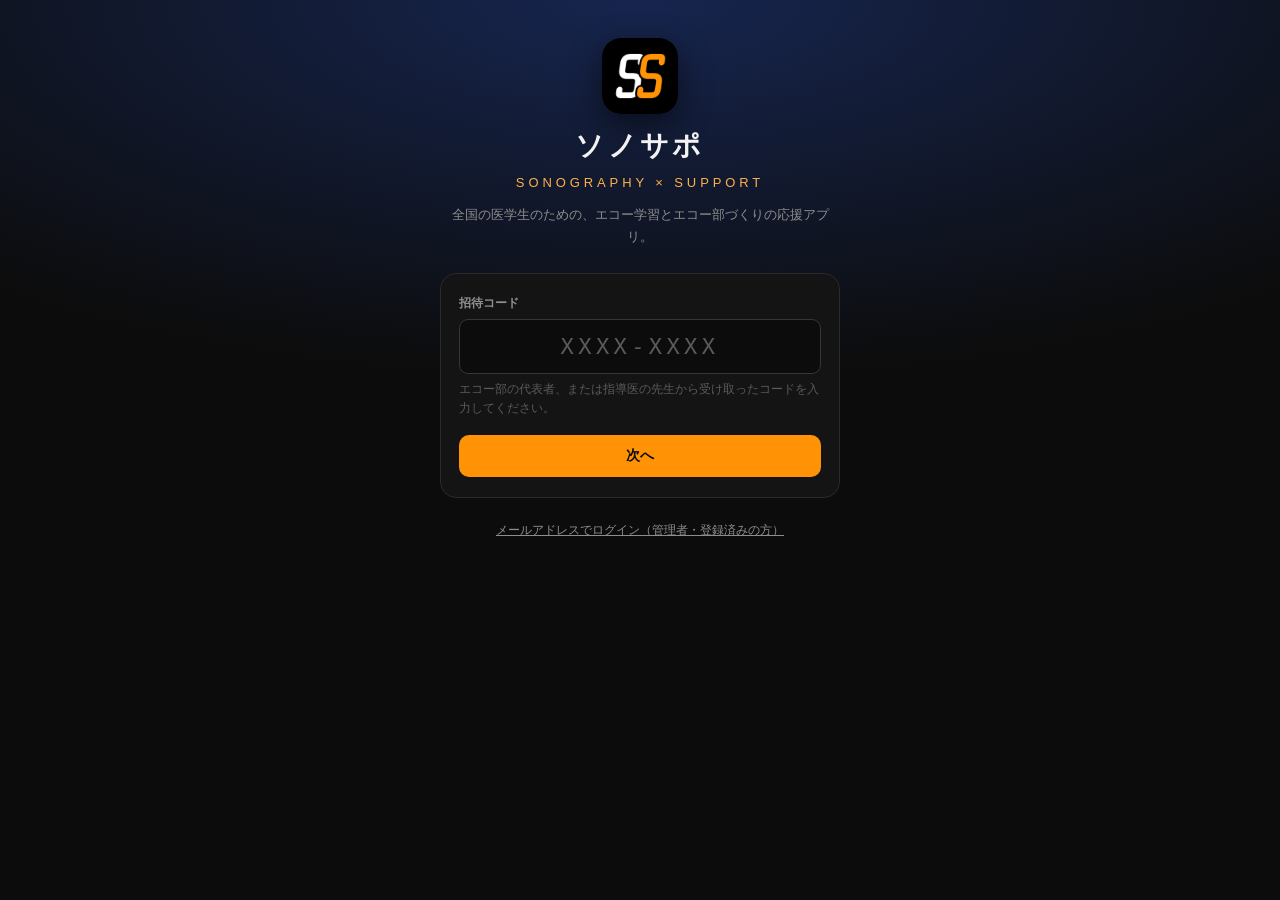
<file: chat.html>
<!DOCTYPE html>
<html lang="ja">
<head>
<meta charset="UTF-8">
<!-- 安全のための決まり：このアプリが読み込んでよい場所を、自分のサイト・Supabase・Googleフォントだけに限る -->
<meta http-equiv="Content-Security-Policy" content="default-src 'self'; script-src 'self' 'unsafe-inline'; style-src 'self' 'unsafe-inline' https://fonts.googleapis.com; font-src 'self' https://fonts.gstatic.com; img-src 'self' data: blob: https://gurbkfenumknfdnzxiuo.supabase.co; connect-src 'self' https://gurbkfenumknfdnzxiuo.supabase.co wss://gurbkfenumknfdnzxiuo.supabase.co; media-src 'self' blob: https://gurbkfenumknfdnzxiuo.supabase.co; worker-src 'self'; manifest-src 'self'; object-src 'none'; base-uri 'self'; form-action 'self'">
<meta name="viewport" content="width=device-width, initial-scale=1.0, viewport-fit=cover">
<title>チャット | ソノサポ</title>
<link rel="manifest" href="manifest.json">
<meta name="theme-color" content="#0C0C0C">
<meta name="apple-mobile-web-app-capable" content="yes">
<meta name="apple-mobile-web-app-status-bar-style" content="black-translucent">
<link rel="apple-touch-icon" href="assets/apple-touch-icon.png">
<link rel="icon" href="assets/favicon-64.png">
<link rel="preconnect" href="https://fonts.googleapis.com">
<link href="https://fonts.googleapis.com/css2?family=Bebas+Neue&family=Noto+Sans+JP:wght@400;500;700;900&family=JetBrains+Mono:wght@400;600&display=swap" rel="stylesheet">
<link rel="stylesheet" href="common.css">
<script src="vendor/supabase-js-2.117.3.js"></script>
<script src="config.js"></script>
<script src="common.js"></script>
<style>
.welcome{position:relative;overflow:hidden;border-radius:18px;padding:16px 16px 16px;margin-bottom:12px;
  background:radial-gradient(100% 120% at 100% 100%, #2A4AA8 0%, transparent 62%), var(--navy);border:1px solid rgba(143,166,232,.35);}
.welcome b{font-size:15px;display:block;margin-bottom:4px;}
.welcome p{font-size:12px;color:#C9D3F2;line-height:1.75;max-width:66%;}
.welcome img{position:absolute;right:-8px;bottom:-30px;height:150px;}
.welcome .x{position:absolute;top:8px;right:8px;width:26px;height:26px;border-radius:50%;border:none;background:rgba(0,0,0,.3);color:#fff;font-size:12px;z-index:1;}
.filters{display:flex;flex-direction:column;gap:10px;margin:12px 0 12px;}
.search{position:relative;}
.search input{padding-left:36px;}
.search svg{position:absolute;left:12px;top:50%;transform:translateY(-50%);color:var(--dim);}

.th{background:var(--card);border:1px solid var(--border);border-radius:16px;padding:13px 14px;margin-bottom:9px;cursor:pointer;position:relative;}
.th:active{border-color:var(--orange);}
.th.unread{border-color:rgba(255,147,5,.6);}
.th-title{font-size:15px;font-weight:800;line-height:1.45;margin-top:6px;word-break:break-word;}
.th-ex{font-size:12.5px;color:var(--muted);line-height:1.7;margin-top:3px;display:-webkit-box;-webkit-line-clamp:2;-webkit-box-orient:vertical;overflow:hidden;}
.th .thumbs img{width:64px;height:64px;}
.th-foot{display:flex;align-items:center;gap:6px;flex-wrap:wrap;margin-top:10px;}
.tag{font-size:10.5px;font-weight:700;color:var(--orange-light);background:var(--orange-bg);border:1px solid rgba(255,147,5,.28);border-radius:999px;padding:1px 8px;}
.stat{display:inline-flex;align-items:center;gap:4px;font-size:11.5px;color:var(--muted);font-family:"JetBrains Mono",monospace;}
.stat svg{width:13px;height:13px;}
.solved{font-size:10.5px;font-weight:800;color:#0C0C0C;background:var(--ok);border-radius:999px;padding:2px 8px;}
.open-q{font-size:10.5px;font-weight:800;color:var(--muted);border:1px solid var(--border-light);border-radius:999px;padding:1px 8px;}
.newb{font-size:10px;font-weight:800;color:var(--black);background:var(--orange);border-radius:999px;padding:1px 8px;}
.univ-only{font-size:10px;font-weight:700;color:var(--navy-light);border:1px solid rgba(143,166,232,.45);border-radius:5px;padding:0 6px;}
.more{width:100%;padding:12px;border-radius:12px;border:1px solid rgba(255,147,5,.4);background:transparent;color:var(--orange-light);font-weight:800;}

/* 詳細 */
#sheet-thread .sheet{max-height:94vh;max-height:94dvh;}
.q-box{border-bottom:1px solid var(--border);padding-bottom:14px;margin-bottom:6px;}
.q-title{font-size:18px;font-weight:900;line-height:1.45;margin:8px 0 8px;word-break:break-word;}
.q-actions{display:flex;flex-wrap:wrap;gap:8px;margin-top:12px;align-items:center;}
.sec-link{display:inline-flex;align-items:center;gap:6px;font-size:12px;font-weight:700;color:var(--blue);text-decoration:none;border:1px solid rgba(90,167,232,.4);border-radius:9px;padding:5px 10px;margin-top:10px;}
.rep{padding:12px 0;border-bottom:1px solid var(--border);}
.rep.best{background:linear-gradient(90deg, rgba(108,197,138,.1), transparent);border:1px solid rgba(108,197,138,.45);border-radius:14px;padding:12px;margin:8px 0;}
.best-badge{font-size:10.5px;font-weight:800;color:#0C0C0C;background:var(--ok);border-radius:999px;padding:1px 8px;}
.rep .text-body{font-size:13.5px;margin-top:5px;}
.rep-actions{display:flex;gap:6px;flex-wrap:wrap;margin-top:8px;}
.mini-btn{border:1px solid var(--border-light);background:transparent;color:var(--muted);border-radius:999px;padding:4px 10px;font-size:11px;font-weight:700;}
.mini-btn.green{color:var(--ok);border-color:rgba(108,197,138,.45);}
.mini-btn.red{color:var(--ng);border-color:rgba(240,96,96,.4);}
.composer{position:sticky;bottom:calc(-22px - env(safe-area-inset-bottom));background:var(--dark);border-top:1px solid var(--border);margin:14px -18px calc(-22px - env(safe-area-inset-bottom));padding:12px 18px calc(14px + env(safe-area-inset-bottom));}
.composer textarea{min-height:44px;height:44px;font-size:14px;padding:9px 12px;}
.composer .img-add,.composer .img-pick{width:46px;height:46px;font-size:10px;}
.composer .img-picks{margin-top:6px;}
.comp-row{display:flex;align-items:center;gap:10px;margin-top:8px;flex-wrap:wrap;}
.comp-row .check{margin-top:0;font-size:12px;}
.privacy{font-size:12px;color:#FFC07A;background:rgba(255,147,5,.08);border:1px solid rgba(255,147,5,.3);border-radius:10px;padding:9px 11px;margin-top:8px;}
.privacy .check{margin-top:0;color:#FFD6A6;}
.tag-pick{display:flex;flex-wrap:wrap;gap:6px;}
.tag-pick button{border:1px solid var(--border-light);background:var(--black);color:var(--muted);border-radius:999px;padding:6px 11px;font-size:12px;font-weight:700;}
.tag-pick button.on{background:var(--orange);border-color:var(--orange);color:var(--black);}
html.ss-fullfix .composer{bottom:calc(-22px - var(--sab));margin-bottom:calc(-22px - var(--sab));padding-bottom:calc(14px + var(--sab));}
</style>
</head>
<body>
<script>SS.earlyCurtain();</script>

<div class="page-head">
  <div><div class="page-title">チャット</div><div class="page-sub">全国のエコー仲間・指導医に質問できる</div></div>
  <button class="icon-btn" id="reload" aria-label="新しい投稿を読み込む"><svg viewBox="0 0 24 24" fill="none" stroke="currentColor" stroke-width="2" stroke-linecap="round" stroke-linejoin="round"><path d="M23 4v6h-6M1 20v-6h6"/><path d="M3.51 9a9 9 0 0114.85-3.36L23 10M1 14l4.64 4.36A9 9 0 0020.49 15"/></svg></button>
</div>

<div class="wrap">
  <div class="welcome hidden" id="welcome">
    <button class="x" id="welcome-x" aria-label="閉じる">✕</button>
    <b>ひとりで悩まなくて大丈夫。</b>
    <p>指導医がいない大学でも、全国の先輩や確認者（指導医）が答えてくれます。描出画像を貼って、気軽に聞いてみよう。</p>
    <img src="assets/doctor.webp" alt="">
  </div>

  <div class="filters">
    <div class="search"><svg width="16" height="16" viewBox="0 0 24 24" fill="none" stroke="currentColor" stroke-width="2" stroke-linecap="round"><circle cx="11" cy="11" r="8"/><path d="M21 21l-4.35-4.35"/></svg><input class="field" id="q" placeholder="キーワードで探す（例：心窩部、肋骨が邪魔）" enterkeyhint="search"></div>
    <div class="chips scroll" id="status-chips"></div>
  </div>

  <div id="list"><div class="loading">読み込み中</div></div>
</div>

<button class="fab" id="fab"><svg viewBox="0 0 24 24" fill="none" stroke="currentColor" stroke-width="2.4" stroke-linecap="round"><path d="M12 5v14M5 12h14"/></svg>質問する</button>

<!-- 質問の詳細 -->
<div class="sheet-overlay" id="sheet-thread">
  <div class="sheet">
    <div class="sheet-grab"></div>
    <div class="sheet-head"><div class="sheet-sub" id="t-scope"></div><button class="sheet-close" data-close="sheet-thread">✕</button></div>
    <div class="sheet-body" id="t-body"></div>
  </div>
</div>

<!-- 質問を書く -->
<div class="sheet-overlay" id="sheet-new" data-sticky="1">
  <div class="sheet">
    <div class="sheet-grab"></div>
    <div class="sheet-head"><div><div class="sheet-title">質問する</div><div class="sheet-sub">困ったこと、なんでもどうぞ</div></div><button class="sheet-close" data-close="sheet-new">✕</button></div>
    <div class="sheet-body">
      <div class="hint" style="margin-top:0;">全国の参加者・確認者（指導医）が見られます。</div>
      <div id="n-section" class="hidden" style="margin-top:12px;"></div>
      <label class="label">タイトル <span class="req">*</span></label>
      <input class="field" id="n-title" maxlength="80" placeholder="例：心窩部からだと右室がうまく出ません">
      <label class="label">くわしく</label>
      <textarea class="field" id="n-body" maxlength="3000" placeholder="どんな状況で、何を試して、どう見えたか。画像があると答えやすくなります。"></textarea>
      <label class="label">画像（4枚まで）</label>
      <div class="img-picks" id="n-imgs"></div>
      <div class="privacy hidden" id="n-privacy"><label class="check"><input type="checkbox" id="n-priv-ok">画像は練習画像だけで、患者さんの名前・ID・病院名・顔が写っておらず、練習台になった人が誰か分からないことを確認しました</label></div>
      <div class="msg" id="n-msg"></div>
      <button class="btn block" style="margin-top:14px;" id="n-send">質問を投稿する</button>
    </div>
  </div>
</div>

<script>
// ================================================================
// チャット（質問スペース）
//   threads        … 質問（全国 or 自大学だけ）
//   thread_replies … 返信（画像つき、ベストアンサー）
//   likes          … 参考になった
// 名前・大学は投稿時にサーバー側で入れる（匿名の投稿はなし）。
// ================================================================
// 質問は全国で共有（テーマ分け・自大学だけ、はなし）
const STATUSES = [['all','すべて'],['open','未解決'],['solved','解決済み'],['mine','自分の質問']];
const PAGE = 20;
let scope = 'national', status = 'all', tag = null, query = '', rows = [], hasMore = false, likeMap = {};
let SECTIONS = {};

SS.$('#status-chips').innerHTML = STATUSES.map(([k, l]) => `<button type="button" class="chip${k === 'all' ? ' on' : ''}" data-st="${k}">${l}</button>`).join('');
SS.$$('#status-chips .chip').forEach(b => b.onclick = () => { status = b.dataset.st; SS.$$('#status-chips .chip').forEach(x => x.classList.toggle('on', x === b)); load(); });
let qTimer; SS.$('#q').addEventListener('input', () => { clearTimeout(qTimer); qTimer = setTimeout(() => { query = SS.$('#q').value.trim(); load(); }, 400); });
SS.$('#reload').onclick = () => { load(); SS.toast('最新にしました'); };

function buildQuery(from){
  let qb = sb.from('threads').select('*').eq('scope', scope).order('last_activity_at', { ascending: false }).range(from, from + PAGE - 1);
  if(status === 'open') qb = qb.eq('is_resolved', false);
  if(status === 'solved') qb = qb.eq('is_resolved', true);
  if(status === 'mine') qb = qb.in('id', [...SS.myOwned].length ? [...SS.myOwned] : ['00000000-0000-0000-0000-000000000000']);
  if(tag) qb = qb.contains('tags', [tag]);
  const safe = query.replace(/[,()*%\\]/g, ' ').trim();
  if(safe) qb = qb.or(`title.ilike.%${safe}%,body.ilike.%${safe}%`);
  return qb;
}
async function load(more){
  const list = SS.$('#list');
  if(!more){ list.innerHTML = '<div class="loading">読み込み中</div>'; rows = []; }
  await SS.loadOwned();
  const { data, error } = await buildQuery(rows.length);
  if(error){ list.innerHTML = '<div class="empty">読み込めませんでした。<br>' + SS.esc(SS.friendly(error)) + '</div>'; return; }
  rows = rows.concat(data || []); hasMore = (data || []).length === PAGE;
  const [lk, urls] = await Promise.all([SS.likes.load(rows.map(r => r.id)), SS.signedUrls([].concat(...rows.map(r => r.image_paths.slice(0, 3))))]);
  likeMap = lk; render(urls);
}
function render(urls){
  const seen = SS.getSeen();
  if(!rows.length){
    SS.$('#list').innerHTML = `<div class="empty">${query || tag || status !== 'all' ? '条件に合う質問はありません。' : 'まだ質問はありません。<br>右下の「質問する」から、最初の一歩をどうぞ。'}</div>`;
    return;
  }
  SS.$('#list').innerHTML = rows.map(r => {
    const unread = SS.owns(r.id) && r.reply_count > (seen[r.id] || 0);
    return `<div class="th${unread ? ' unread' : ''}" data-id="${r.id}">
      <div class="au">${SS.authorHtml(r)}${r.scope === 'university' ? '<span class="univ-only">自大学</span>' : ''}<span class="au-time">${SS.ago(r.last_activity_at)}</span></div>
      <div class="th-title">${SS.esc(r.title)}</div>
      ${r.body ? `<div class="th-ex">${SS.esc(r.body)}</div>` : ''}
      ${SS.thumbsHtml(r.image_paths.slice(0, 3), urls)}
      <div class="th-foot">
        ${r.is_resolved ? '<span class="solved">✓ 解決済み</span>' : '<span class="open-q">回答募集中</span>'}
        ${unread ? '<span class="newb">新しい返信</span>' : ''}
        ${(r.tags || []).map(t => `<span class="tag">#${SS.esc(t)}</span>`).join('')}
        <span style="margin-left:auto;display:flex;gap:10px;">
          <span class="stat"><svg viewBox="0 0 24 24" fill="none" stroke="currentColor" stroke-width="2"><path d="M21 15a2 2 0 01-2 2H7l-4 4V5a2 2 0 012-2h14a2 2 0 012 2z"/></svg>${r.reply_count}</span>
          <span class="stat"><svg viewBox="0 0 24 24" fill="none" stroke="currentColor" stroke-width="2"><path d="M14 9V5a3 3 0 00-3-3l-4 9v11h11.28a2 2 0 002-1.7l1.38-9a2 2 0 00-2-2.3zM7 22H4a2 2 0 01-2-2v-7a2 2 0 012-2h3"/></svg>${(likeMap[r.id] || {}).n || 0}</span>
        </span>
      </div></div>`;
  }).join('') + (hasMore ? '<button class="more" id="more">もっと見る</button>' : '');
  SS.$$('#list .th').forEach(el => el.onclick = (ev) => { if(ev.target.closest('.thumbs')) return; openThread(el.dataset.id); });
  const m = SS.$('#more'); if(m) m.onclick = () => { m.disabled = true; m.textContent = '読み込み中…'; load(true); };
}

// ================================================================
// 質問の詳細
// ================================================================
let cur = null, replyPicker = null;
async function openThread(id){
  SS.openSheet('sheet-thread');
  SS.$('#t-body').innerHTML = '<div class="loading">読み込み中</div>';
  const [{ data: t }, { data: reps }] = await Promise.all([
    sb.from('threads').select('*').eq('id', id).maybeSingle(),
    sb.from('thread_replies').select('*').eq('thread_id', id).order('created_at'),
  ]);
  if(!t){ SS.$('#t-body').innerHTML = '<div class="empty">この質問は見つかりませんでした（削除された可能性があります）</div>'; return; }
  cur = t;
  SS.setSeen(t.id, t.reply_count);
  try{ history.replaceState(null, '', '?t=' + t.id); }catch(e){}
  await SS.loadOwned();
  const replies = reps || [];
  const [urls, lk] = await Promise.all([
    SS.signedUrls([].concat(t.image_paths, ...replies.map(r => r.image_paths))),
    SS.likes.load([t.id, ...replies.map(r => r.id)]),
  ]);
  let secHtml = '';
  if(t.section_id){
    if(!SECTIONS[t.section_id]){ const { data: s } = await sb.from('sections').select('id,title').eq('id', t.section_id).maybeSingle(); if(s) SECTIONS[s.id] = s; }
    const s = SECTIONS[t.section_id];
    if(s) secHtml = `<a class="sec-link" href="manabu.html#sec-${s.id}">📘 まなぶ：${SS.esc(s.title)}</a>`;
  }
  SS.$('#t-scope').textContent = t.scope === 'university' ? '自大学だけの質問' : '全国の質問';
  const isOwner = SS.owns(t.id);
  const best = replies.filter(r => r.is_best), others = replies.filter(r => !r.is_best);
  const repHtml = r => `<div class="rep${r.is_best ? ' best' : ''}">
      <div class="au">${SS.authorHtml(r)}${r.is_best ? '<span class="best-badge">ベストアンサー</span>' : ''}<span class="au-time">${SS.ago(r.created_at)}</span></div>
      ${r.body ? `<div class="text-body">${SS.linkify(r.body)}</div>` : ''}
      ${SS.thumbsHtml(r.image_paths, urls)}
      <div class="rep-actions">${SS.likes.html(r.id, lk[r.id])}
        ${(isOwner || SS.isAdmin()) && !SS.owns(r.id) ? `<button class="mini-btn green" data-best="${r.id}">${r.is_best ? 'ベストアンサーを外す' : 'ベストアンサーにする'}</button>` : ''}
        ${(SS.owns(r.id) || SS.isAdmin()) ? `<button class="mini-btn red" data-delrep="${r.id}">削除</button>` : ''}
        ${!SS.owns(r.id) ? SS.reportBtn('thread_replies', r.id) : ''}
      </div></div>`;
  SS.$('#t-body').innerHTML = `
    <div class="q-box">
      <div class="au">${SS.authorHtml(t)}<span class="au-time">${SS.fmtDate(t.created_at)}</span></div>
      <div class="q-title">${SS.esc(t.title)}</div>
      ${t.body ? `<div class="text-body">${SS.linkify(t.body)}</div>` : ''}
      ${SS.thumbsHtml(t.image_paths, urls)}
      ${secHtml}
      <div class="th-foot">${t.is_resolved ? '<span class="solved">✓ 解決済み</span>' : '<span class="open-q">回答募集中</span>'}${(t.tags || []).map(x => `<span class="tag">#${SS.esc(x)}</span>`).join('')}</div>
      <div class="q-actions">${SS.likes.html(t.id, lk[t.id])}
        ${(isOwner || SS.isStaff()) ? `<button class="mini-btn green" id="t-resolve">${t.is_resolved ? '未解決に戻す' : '解決済みにする'}</button>` : ''}
        ${(isOwner || SS.isAdmin()) ? `<button class="mini-btn red" id="t-del">質問を削除</button>` : ''}
        ${!isOwner ? SS.reportBtn('threads', t.id) : ''}
      </div>
    </div>
    <div style="font-size:12px;font-weight:800;color:var(--muted);margin-top:10px;">返信 ${replies.length}件</div>
    ${best.map(repHtml).join('')}${others.map(repHtml).join('') || (best.length ? '' : '<div class="hint">まだ返信はありません。分かる人は気軽に答えてみてください。</div>')}
    <div class="composer">
      <textarea class="field" id="r-text" maxlength="3000" placeholder="返信を書く"></textarea>
      <div class="comp-row"><div class="img-picks" id="r-imgs" style="margin:0;"></div><button class="btn sm" style="margin-left:auto;" id="r-send">返信する</button></div>
      <div class="privacy hidden" id="r-privacy"><label class="check"><input type="checkbox" id="r-priv-ok">画像は練習画像だけで、患者さんの名前・ID・病院名・顔が写っておらず、練習台になった人が誰か分からないことを確認しました</label></div>
      <div class="msg" id="r-msg"></div>
    </div>`;
  replyPicker = SS.imagePicker(SS.$('#r-imgs'), 4);
  SS.$('#r-imgs').addEventListener('change', () => SS.$('#r-privacy').classList.toggle('hidden', !replyPicker.count()));
  const draftKey = 'ss_draft_r_' + t.id;
  try{ SS.$('#r-text').value = localStorage.getItem(draftKey) || ''; }catch(e){}
  SS.$('#r-text').addEventListener('input', () => { try{ localStorage.setItem(draftKey, SS.$('#r-text').value); }catch(e){} });
  SS.$('#r-send').onclick = () => sendReply(draftKey);
  const rs = SS.$('#t-resolve'); if(rs) rs.onclick = async () => { const { error } = await sb.rpc('toggle_resolved', { p_thread: t.id }); if(error) return SS.toast(SS.friendly(error)); openThread(t.id); load(); };
  const td = SS.$('#t-del'); if(td) td.onclick = async () => {
    if(!confirm('この質問を削除します。返信もすべて消えます。よろしいですか？')) return;
    const paths = [].concat(t.image_paths, ...replies.map(r => r.image_paths));
    const { error } = await sb.from('threads').delete().eq('id', t.id);
    if(error) return SS.toast(SS.friendly(error));
    if(paths.length) sb.storage.from('posts').remove(paths);
    SS.closeSheet('sheet-thread'); load();
  };
  SS.$$('#t-body [data-best]').forEach(b => b.onclick = async () => { const { error } = await sb.rpc('mark_best', { p_reply: b.dataset.best }); if(error) return SS.toast(SS.friendly(error)); openThread(t.id); load(); });
  SS.$$('#t-body [data-delrep]').forEach(b => b.onclick = async () => {
    if(!confirm('この返信を削除しますか？')) return;
    const r = replies.find(x => x.id === b.dataset.delrep);
    const { error } = await sb.from('thread_replies').delete().eq('id', r.id);
    if(error) return SS.toast(SS.friendly(error));
    if(r.image_paths.length) sb.storage.from('posts').remove(r.image_paths);
    openThread(t.id);
  });
}
async function sendReply(draftKey){
  const btn = SS.$('#r-send'), body = SS.$('#r-text').value.trim(), blobs = replyPicker.get();
  SS.msg('r-msg');
  if(!body && !blobs.length){ SS.msg('r-msg', '返信か画像を入れてください。'); return; }
  if(blobs.length && !SS.$('#r-priv-ok').checked){ SS.msg('r-msg', '画像の個人情報の確認にチェックを入れてください。'); return; }
  btn.disabled = true; btn.textContent = '送信中…';
  try{
    const paths = blobs.length ? await SS.uploadImages(blobs) : [];
    const { error } = await sb.from('thread_replies').insert({ thread_id: cur.id, body, image_paths: paths, is_anonymous: false });
    if(error){ if(paths.length) await sb.storage.from('posts').remove(paths); throw error; }
    try{ localStorage.removeItem(draftKey); }catch(e){}
    SS.setSeen(cur.id, cur.reply_count + 1);
    await openThread(cur.id); load();
  }catch(e){ SS.msg('r-msg', SS.friendly(e)); btn.disabled = false; btn.textContent = '返信する'; }
}

// 参考になった（一覧・詳細の両方）
document.addEventListener('click', async ev => {
  const b = ev.target.closest('[data-like]'); if(!b) return;
  ev.stopPropagation();
  const id = b.dataset.like, on = b.classList.contains('on');
  b.disabled = true;
  const { error } = await SS.likes.toggle(id, on);
  b.disabled = false;
  if(error) return SS.toast(SS.friendly(error));
  const n = b.querySelector('b'); n.textContent = (+n.textContent) + (on ? -1 : 1);
  b.classList.toggle('on', !on); b.querySelector('svg').setAttribute('fill', on ? 'none' : 'currentColor');
});

// ================================================================
// 質問を書く
// ================================================================
let nScope = 'national', nTags = new Set(), nSection = null, newPicker = null;
const DRAFT_NEW = 'ss_draft_new';
function drawNew(){
}
async function openNew(sectionId){
  nSection = sectionId || null; nTags = new Set(); nScope = 'national';
  if(!newPicker){ newPicker = SS.imagePicker(SS.$('#n-imgs'), 4); SS.$('#n-imgs').addEventListener('change', () => SS.$('#n-privacy').classList.toggle('hidden', !newPicker.count())); }
  SS.$('#n-section').classList.add('hidden');
  if(nSection){
    const { data: s } = await sb.from('sections').select('id,title,parent_id').eq('id', nSection).maybeSingle();
    if(s){
      SS.$('#n-section').innerHTML = `<span class="sec-link" style="margin:0;">📘 まなぶ：${SS.esc(s.title)} について</span>`;
      SS.$('#n-section').classList.remove('hidden');
    } else nSection = null;
  }
  try{ const d = JSON.parse(localStorage.getItem(DRAFT_NEW) || '{}'); SS.$('#n-title').value = d.t || ''; SS.$('#n-body').value = d.b || ''; }catch(e){}
  SS.$('#n-priv-ok').checked = false; SS.msg('n-msg');
  drawNew(); SS.openSheet('sheet-new');
}
['#n-title','#n-body'].forEach(s => SS.$(s).addEventListener('input', () => { try{ localStorage.setItem(DRAFT_NEW, JSON.stringify({ t: SS.$('#n-title').value, b: SS.$('#n-body').value })); }catch(e){} }));
SS.$('#fab').onclick = () => openNew(null);
SS.$('#n-send').onclick = async () => {
  const btn = SS.$('#n-send'), title = SS.$('#n-title').value.trim(), body = SS.$('#n-body').value.trim(), blobs = newPicker.get();
  SS.msg('n-msg');
  if(!title){ SS.msg('n-msg', 'タイトルを入力してください。'); return; }
  if(blobs.length && !SS.$('#n-priv-ok').checked){ SS.msg('n-msg', '画像の個人情報の確認にチェックを入れてください。'); return; }
  btn.disabled = true; btn.textContent = '投稿しています…';
  try{
    const paths = blobs.length ? await SS.uploadImages(blobs) : [];
    const { data, error } = await sb.from('threads').insert({ scope: 'national', title, body, section_id: nSection, image_paths: paths, is_anonymous: false }).select('id').single();
    if(error){ if(paths.length) await sb.storage.from('posts').remove(paths); throw error; }
    try{ localStorage.removeItem(DRAFT_NEW); }catch(e){}
    newPicker.clear(); SS.$('#n-title').value = ''; SS.$('#n-body').value = '';
    SS.closeSheet('sheet-new'); SS.toast('質問を投稿しました');
    await load(); SS.setSeen(data.id, 0);
  }catch(e){ SS.msg('n-msg', SS.friendly(e)); }
  finally{ btn.disabled = false; btn.textContent = '質問を投稿する'; }
};

// ================================================================
SS.$('#welcome-x').onclick = () => { SS.$('#welcome').classList.add('hidden'); try{ localStorage.setItem('ss_chat_welcome', '1'); }catch(e){} };
SS.boot().then(async () => {
  SS.tabbar('chat');
  try{ if(localStorage.getItem('ss_chat_welcome') !== '1') SS.$('#welcome').classList.remove('hidden'); }catch(e){}
  const p = new URLSearchParams(location.search);
  await load();
  SS.reveal();
  if(p.get('new')) openNew(p.get('section'));
  else if(p.get('t')) openThread(p.get('t'));
  else if(/^#thread-[0-9a-f-]{36}$/.test(location.hash)) openThread(location.hash.slice(8));
});
// シートを閉じたら URL を元に戻す
document.addEventListener('click', ev => { if(ev.target.closest('[data-close="sheet-thread"]') || ev.target.id === 'sheet-thread'){ try{ history.replaceState(null, '', 'chat.html'); }catch(e){} SS.refreshChatBadge(); } });
// アプリに戻ってきたら最新にする
document.addEventListener('visibilitychange', () => { if(!document.hidden && SS.me && !document.querySelector('.sheet-overlay.open')) load(); });
</script>
</body>
</html>
</file>
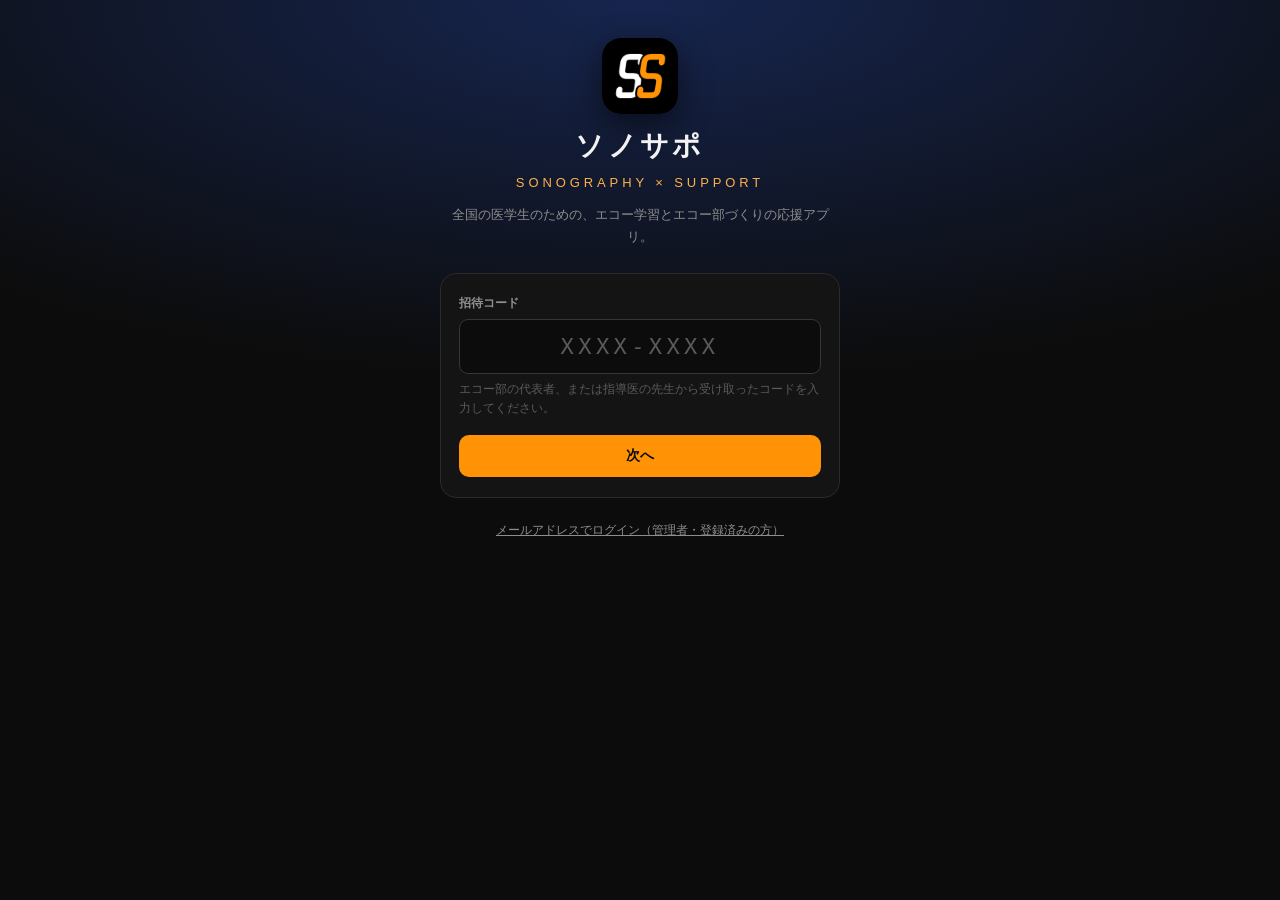
<file: launch.html>
<!DOCTYPE html>
<html lang="ja">
<head>
<meta charset="UTF-8">
<!-- 安全のための決まり：このアプリが読み込んでよい場所を、自分のサイト・Supabase・Googleフォントだけに限る -->
<meta http-equiv="Content-Security-Policy" content="default-src 'self'; script-src 'self' 'unsafe-inline'; style-src 'self' 'unsafe-inline' https://fonts.googleapis.com; font-src 'self' https://fonts.gstatic.com; img-src 'self' data: blob: https://gurbkfenumknfdnzxiuo.supabase.co; connect-src 'self' https://gurbkfenumknfdnzxiuo.supabase.co wss://gurbkfenumknfdnzxiuo.supabase.co; media-src 'self' blob: https://gurbkfenumknfdnzxiuo.supabase.co; worker-src 'self'; manifest-src 'self'; object-src 'none'; base-uri 'self'; form-action 'self'">
<meta name="viewport" content="width=device-width, initial-scale=1.0, viewport-fit=cover">
<title>エコー部立ち上げ | ソノサポ</title>
<link rel="manifest" href="manifest.json">
<meta name="theme-color" content="#14245C">
<meta name="apple-mobile-web-app-capable" content="yes">
<meta name="apple-mobile-web-app-status-bar-style" content="black-translucent">
<link rel="apple-touch-icon" href="assets/apple-touch-icon.png">
<link rel="icon" href="assets/favicon-64.png">
<link rel="preconnect" href="https://fonts.googleapis.com">
<link href="https://fonts.googleapis.com/css2?family=Bebas+Neue&family=Noto+Sans+JP:wght@400;500;700;900&family=JetBrains+Mono:wght@400;600&display=swap" rel="stylesheet">
<link rel="stylesheet" href="common.css">
<script src="vendor/supabase-js-2.117.3.js"></script>
<script src="config.js"></script>
<script src="common.js"></script>
<style>
.hero{position:relative;overflow:hidden;background:radial-gradient(90% 90% at 100% 100%, #2A4AA8 0%, transparent 62%), radial-gradient(80% 60% at 0% 0%, rgba(255,147,5,.14), transparent 60%), var(--navy);
  padding:calc(18px + var(--ss-top)) 18px 22px;border-bottom:1px solid rgba(143,166,232,.25);}
.hero-in{max-width:680px;margin:0 auto;position:relative;min-height:190px;}
.back{display:inline-flex;align-items:center;gap:2px;font-size:12px;font-weight:700;color:#C9D3F2;text-decoration:none;border:1px solid rgba(143,166,232,.35);border-radius:999px;padding:5px 11px 5px 7px;background:rgba(10,18,48,.4);}
.hero-k{font-family:"JetBrains Mono",monospace;font-size:10px;letter-spacing:.22em;color:var(--navy-light);margin-top:16px;}
.hero-t{font-size:30px;font-weight:900;line-height:1.25;margin-top:4px;letter-spacing:.04em;}
.hero-d{font-size:12.5px;color:#C9D3F2;line-height:1.8;margin-top:8px;max-width:60%;}
.hero-doc{position:absolute;right:-14px;bottom:-22px;height:220px;width:auto;filter:drop-shadow(0 10px 22px rgba(0,0,0,.35));}
@media (max-width:370px){ .hero-doc{height:180px;} .hero-t{font-size:26px;} }

.cats{display:grid;grid-template-columns:repeat(3,1fr);gap:8px;margin:16px 0 4px;}
.catc{border:1px solid var(--border);background:var(--card);border-radius:14px;padding:11px 8px;text-align:center;color:var(--text);}
.catc .e{font-size:20px;line-height:1;}
.catc .n{font-size:11.5px;font-weight:800;margin-top:6px;line-height:1.35;}
.catc .c{font-family:"JetBrains Mono",monospace;font-size:10px;color:var(--dim);margin-top:2px;}
.catc .x{font-size:9px;color:var(--muted);line-height:1.35;margin-top:2px;}
.catc.on{border-color:var(--orange);background:var(--orange-bg);}

.kinds{margin:12px 0;}
.story{background:var(--card);border:1px solid var(--border);border-radius:16px;padding:14px;margin-bottom:10px;cursor:pointer;position:relative;overflow:hidden;}
.story::before{content:"";position:absolute;left:0;top:0;bottom:0;width:4px;}
.story.success::before{background:var(--ok);} .story.failure::before{background:#EF6B57;} .story.tip::before{background:var(--blue);} .story.consult::before{background:var(--orange);}
.st-top{display:flex;align-items:center;gap:6px;flex-wrap:wrap;}
.kind{font-size:10.5px;font-weight:800;border-radius:999px;padding:2px 9px;}
.kind.success{background:rgba(108,197,138,.15);color:var(--ok);border:1px solid rgba(108,197,138,.4);}
.kind.failure{background:rgba(239,107,87,.13);color:#F3A292;border:1px solid rgba(239,107,87,.4);}
.kind.tip{background:rgba(90,167,232,.13);color:var(--blue);border:1px solid rgba(90,167,232,.4);}
.kind.consult{background:var(--orange-bg);color:var(--orange-light);border:1px solid rgba(255,147,5,.45);}
.cs-state{font-size:10.5px;font-weight:800;border-radius:999px;padding:2px 8px;}
.cs-state.wait{color:#0C0C0C;background:var(--orange);}
.cs-state.got{color:var(--orange-light);border:1px solid rgba(255,147,5,.45);}
.cs-state.done{color:#0C0C0C;background:var(--ok);}
/* お悩み相談所 */
.helpdesk{position:relative;overflow:hidden;margin:16px 0 4px;border-radius:18px;padding:16px;border:1px solid rgba(255,147,5,.45);
  background:radial-gradient(120% 120% at 100% 0%, rgba(255,147,5,.18), transparent 60%), #17120B;}
.helpdesk .k{font-family:"JetBrains Mono",monospace;font-size:10px;letter-spacing:.2em;color:var(--orange-light);}
.helpdesk .t{font-size:18px;font-weight:900;margin-top:4px;}
.helpdesk .d{font-size:12px;color:#D9C9AE;line-height:1.75;margin-top:6px;}
.helpdesk .row{display:flex;align-items:center;gap:10px;margin-top:12px;flex-wrap:wrap;}
.helpdesk .n{font-size:11.5px;color:var(--muted);}
.helpdesk .n b{color:var(--orange-light);font-family:"JetBrains Mono",monospace;font-size:13px;}
.cat-tag{font-size:10.5px;font-weight:700;color:var(--muted);border:1px solid var(--border-light);border-radius:999px;padding:1px 8px;}
.st-title{font-size:15.5px;font-weight:800;line-height:1.45;margin-top:8px;}
.st-ex{font-size:12.5px;color:var(--muted);line-height:1.75;margin-top:4px;display:-webkit-box;-webkit-line-clamp:3;-webkit-box-orient:vertical;overflow:hidden;}
.st-foot{display:flex;align-items:center;gap:10px;margin-top:10px;}
.stat{display:inline-flex;align-items:center;gap:4px;font-size:11.5px;color:var(--muted);font-family:"JetBrains Mono",monospace;}

.network{margin-top:28px;}
.network h3{font-size:14px;font-weight:800;margin-bottom:8px;}
.net-list{display:flex;flex-wrap:wrap;gap:6px;}
.net{font-size:11.5px;background:var(--card);border:1px solid var(--border);border-radius:10px;padding:6px 10px;}
.net b{color:var(--orange-light);margin-left:5px;}

.kind-pick{display:grid;grid-template-columns:repeat(3,1fr);gap:6px;}
.kind-pick button{border:1px solid var(--border-light);background:var(--black);color:var(--muted);border-radius:12px;padding:10px 6px;font-size:12px;font-weight:800;}
.kind-pick button.on.success{border-color:var(--ok);color:var(--ok);background:rgba(108,197,138,.1);}
.kind-pick button.on.failure{border-color:#EF6B57;color:#F3A292;background:rgba(239,107,87,.1);}
.kind-pick button.on.tip{border-color:var(--blue);color:var(--blue);background:rgba(90,167,232,.1);}
#w-kind-wrap.hidden{display:none;}
.cat-pick{display:flex;flex-wrap:wrap;gap:6px;}
.cat-pick button{border:1px solid var(--border-light);background:var(--black);color:var(--muted);border-radius:999px;padding:7px 12px;font-size:12px;font-weight:700;}
.cat-pick button.on{background:var(--orange);border-color:var(--orange);color:var(--black);}
.tmpl{font-size:11.5px;color:var(--muted);background:var(--card);border:1px dashed var(--border-light);border-radius:10px;padding:9px 12px;margin-top:6px;line-height:1.8;}
.tmpl button{margin-top:6px;}
.cmt{border-top:1px solid var(--border);padding:10px 0;}
.cmt .text-body{font-size:13px;margin-top:4px;}
</style>
</head>
<body>
<script>SS.earlyCurtain();</script>

<header class="hero">
  <div class="hero-in">
    <a class="back" href="index.html"><svg width="16" height="16" viewBox="0 0 24 24" fill="none"><path d="M15 6l-6 6 6 6" stroke="currentColor" stroke-width="2.2" stroke-linecap="round" stroke-linejoin="round"/></svg>ホーム</a>
    <div class="hero-k">02 ー BUILD YOUR CLUB</div>
    <div class="hero-t">エコー部<br>立ち上げ</div>
    <div class="hero-d">全国の仲間の成功も失敗も、次の誰かの近道に。学習環境の整備、部員集め、困りごとの相談…ぜんぶ残していこう。</div>
    <img class="hero-doc" src="assets/doctor.webp" alt="">
  </div>
</header>

<div class="wrap">
  <div class="helpdesk">
    <div class="k">HELP DESK</div>
    <div class="t">💬 お悩み相談所</div>
    <div class="d">立ち上げたばかりのエコー部の「困った」を、全国の先輩エコー部に相談できます。回答がつくと、ホームのベルに通知が届きます。</div>
    <div class="row"><button class="btn sm" id="ask">相談する</button><span class="n" id="consult-n"></span></div>
  </div>
  <div class="cats" id="cats"></div>
  <div class="kinds chips scroll" id="kinds"></div>
  <div id="list"><div class="loading">読み込み中</div></div>

  <div class="network">
    <h3>全国のエコー部</h3>
    <div class="hint" style="margin:-4px 0 10px;">団体名が登録されている大学です（確認者がアカウント設定から登録できます）。</div>
    <div class="net-list" id="net"></div>
  </div>
</div>

<button class="fab" id="fab"><svg viewBox="0 0 24 24" fill="none" stroke="currentColor" stroke-width="2.4" stroke-linecap="round"><path d="M12 5v14M5 12h14"/></svg>エピソードを書く</button>

<!-- 詳細 -->
<div class="sheet-overlay" id="sheet-story">
  <div class="sheet">
    <div class="sheet-grab"></div>
    <div class="sheet-head"><div class="st-top" id="s-top"></div><button class="sheet-close" data-close="sheet-story">✕</button></div>
    <div class="sheet-body" id="s-body"></div>
  </div>
</div>

<!-- 書く -->
<div class="sheet-overlay" id="sheet-write" data-sticky="1">
  <div class="sheet">
    <div class="sheet-grab"></div>
    <div class="sheet-head"><div><div class="sheet-title" id="w-head">エピソードを書く</div><div class="sheet-sub" id="w-sub">あなたの経験が、どこかの大学の一歩になります</div></div><button class="sheet-close" data-close="sheet-write">✕</button></div>
    <div class="sheet-body">
      <div id="w-kind-wrap"><label class="label" style="margin-top:0;">どんな話？</label>
      <div class="kind-pick" id="w-kind"></div></div>
      <label class="label" id="w-cat-label">テーマ</label>
      <div class="cat-pick" id="w-cat"></div>
      <label class="label">タイトル <span class="req">*</span></label>
      <input class="field" id="w-title" maxlength="80" placeholder="例：卒業生の先生に相談して、中古のエコーを譲ってもらえた／空き教室を練習場所として借りられた">
      <label class="label">本文 <span class="req">*</span></label>
      <textarea class="field" id="w-body" maxlength="5000" style="min-height:180px;"></textarea>
      <div class="tmpl"><span id="w-tmpl-text">書き方に迷ったら：<br>①どんな状況だったか　②やったこと　③結果どうなったか　④次の人へのアドバイス</span>
        <br><button type="button" class="btn ghost sm" id="w-tmpl">この形で書き始める</button></div>
      <label class="label">画像（4枚まで）</label>
      <div class="img-picks" id="w-imgs"></div>
      <div class="privacy hidden" id="w-privacy" style="background:rgba(255,147,5,.08);border:1px solid rgba(255,147,5,.35);border-radius:10px;padding:2px 12px 10px;margin-top:8px;"><label class="check" style="color:#FFD6A6;"><input type="checkbox" id="w-priv-ok">画像は練習画像だけで、患者さんの名前・ID・病院名・顔が写っておらず、練習台になった人が誰か分からないことを確認しました</label></div>
      <div class="msg" id="w-msg"></div>
      <button class="btn block" style="margin-top:14px;" id="w-send">投稿する</button>
    </div>
  </div>
</div>

<script>
// ================================================================
// エコー部立ち上げ：成功・失敗・工夫のエピソード集
// ================================================================
const CATS = [
  { k:'相談', e:'💬', x:'立ち上げの悩みを全国に相談' }, { k:'学習環境の整備', e:'🖥️', x:'機器の調達・練習場所の確保など' }, { k:'部員集め', e:'🙋' },
  { k:'指導医・大学', e:'🤝' }, { k:'運営・続け方', e:'🔁' }, { k:'その他', e:'💡' },
];
const KINDS = { success: 'うまくいった', failure: '失敗から学んだ', tip: '工夫・アイデア' };
const KIND_LABEL = Object.assign({ consult: 'お悩み相談' }, KINDS);
const isConsult = s => s.kind === 'consult';
function consultState(s){
  if(!isConsult(s)) return '';
  if(s.is_resolved) return '<span class="cs-state done">解決済み</span>';
  const n = cmtCount[s.id] || 0;
  return n ? `<span class="cs-state got">回答 ${n}件</span>` : '<span class="cs-state wait">回答募集中</span>';
}
let STORIES = [], cat = null, kind = 'all', likeMap = {}, cmtCount = {};

function drawFilters(){
  SS.$('#cats').innerHTML = CATS.map(c => {
    const n = STORIES.filter(s => s.category === c.k).length;
    return `<button type="button" class="catc${cat === c.k ? ' on' : ''}" data-c="${c.k}"><div class="e">${c.e}</div><div class="n">${c.k}</div>${c.x ? `<div class="x">${c.x}</div>` : ''}<div class="c">${n}件</div></button>`;
  }).join('');
  const waiting = STORIES.filter(s => isConsult(s) && !s.is_resolved && !(cmtCount[s.id] || 0)).length;
  SS.$('#consult-n').innerHTML = waiting ? `回答を待っている相談 <b>${waiting}</b> 件` : '';
  SS.$('#kinds').innerHTML = [['all','すべて'], ...Object.entries(KIND_LABEL)].map(([k, l]) => `<button type="button" class="chip${kind === k ? ' on' : ''}" data-k="${k}">${l}</button>`).join('');
  SS.$$('#cats .catc').forEach(b => b.onclick = () => { cat = cat === b.dataset.c ? null : b.dataset.c; drawFilters(); render(); });
  SS.$$('#kinds .chip').forEach(b => b.onclick = () => { kind = b.dataset.k; drawFilters(); render(); });
}
async function load(){
  await SS.loadOwned();
  const { data, error } = await sb.from('stories').select('*').order('created_at', { ascending: false }).limit(300);
  if(error){ SS.$('#list').innerHTML = '<div class="empty">読み込めませんでした</div>'; return; }
  STORIES = data || [];
  const ids = STORIES.map(s => s.id);
  likeMap = await SS.likes.load(ids);
  cmtCount = {};
  if(ids.length){ const { data: cs } = await sb.from('story_comments').select('story_id').in('story_id', ids); (cs || []).forEach(c => cmtCount[c.story_id] = (cmtCount[c.story_id] || 0) + 1); }
  drawFilters(); render();
}
function render(){
  const list = STORIES.filter(s => (!cat || s.category === cat) && (kind === 'all' || s.kind === kind));
  SS.$('#list').innerHTML = list.length ? list.map(s => `
    <div class="story ${s.kind}" data-id="${s.id}">
      <div class="st-top"><span class="kind ${s.kind}">${KIND_LABEL[s.kind] || ''}</span>${isConsult(s) ? consultState(s) : `<span class="cat-tag">${SS.esc(s.category)}</span>`}</div>
      <div class="st-title">${SS.esc(s.title)}</div>
      <div class="st-ex">${SS.esc(s.body)}</div>
      <div class="st-foot"><div class="au" style="flex:1;">${SS.authorHtml(s)}</div>
        <span class="stat">👍 ${(likeMap[s.id] || {}).n || 0}</span><span class="stat">💬 ${cmtCount[s.id] || 0}</span><span class="au-time" style="margin-left:0;">${SS.fmtDate(s.created_at)}</span></div>
    </div>`).join('')
    : `<div class="empty">${STORIES.length ? '条件に合うエピソードはまだありません。' : 'まだエピソードはありません。<br>最初の一つを書いてみませんか？'}</div>`;
  SS.$$('#list .story').forEach(el => el.onclick = () => openStory(el.dataset.id));
}

async function openStory(id){
  const s = STORIES.find(x => x.id === id); if(!s) return;
  SS.$('#s-top').innerHTML = `<span class="kind ${s.kind}">${KIND_LABEL[s.kind] || ''}</span>${isConsult(s) ? consultState(s) : `<span class="cat-tag">${SS.esc(s.category)}</span>`}`;
  markRead(id);
  SS.$('#s-body').innerHTML = '<div class="loading"></div>';
  SS.openSheet('sheet-story');
  const urls = await SS.signedUrls(s.image_paths);
  const { data: cs } = await sb.from('story_comments').select('*').eq('story_id', id).order('created_at');
  SS.$('#s-body').innerHTML = `
    <div style="font-size:19px;font-weight:900;line-height:1.45;">${SS.esc(s.title)}</div>
    <div class="au" style="margin:8px 0 12px;">${SS.authorHtml(s)}<span class="au-time">${SS.fmtDate(s.created_at)}</span></div>
    <div class="text-body">${SS.linkify(s.body)}</div>
    ${SS.thumbsHtml(s.image_paths, urls)}
    <div style="display:flex;gap:8px;margin-top:14px;flex-wrap:wrap;">${SS.likes.html(s.id, likeMap[s.id])}
      ${SS.owns(s.id) ? '<button class="btn ghost sm" id="s-edit">編集</button>' : ''}
      ${isConsult(s) && SS.owns(s.id) ? `<button class="btn ${s.is_resolved ? 'ghost' : 'navy'} sm" id="s-solve">${s.is_resolved ? '解決済みを取り消す' : '✓ 解決した'}</button>` : ''}
      ${(SS.owns(s.id) || SS.isAdmin()) ? '<button class="btn danger sm" id="s-del">削除</button>' : ''}
      ${!SS.owns(s.id) ? SS.reportBtn('stories', s.id) : ''}</div>
    <div style="margin-top:18px;font-size:13px;font-weight:800;">${isConsult(s) ? '回答' : 'コメント'} ${(cs || []).length}件</div>
    ${(cs || []).map(c => `<div class="cmt"><div class="au">${SS.authorHtml(c)}<span class="au-time">${SS.ago(c.created_at)}</span></div><div class="text-body">${SS.linkify(c.body)}</div>
      <div style="display:flex;gap:6px;margin-top:6px;">${(SS.owns(c.id) || SS.isAdmin()) ? `<button class="btn ghost sm" data-delc="${c.id}">削除</button>` : ''}${!SS.owns(c.id) ? SS.reportBtn('story_comments', c.id) : ''}</div></div>`).join('')}
    <textarea class="field" id="c-text" maxlength="1000" placeholder="${isConsult(s) ? 'あなたの大学ではどうしたか、教えてあげてください' : '質問・感想・「うちではこうした」など'}" style="min-height:64px;margin-top:10px;"></textarea>
    <div style="display:flex;align-items:center;gap:10px;margin-top:8px;"><button class="btn sm" style="margin-left:auto;" id="c-send">${isConsult(s) ? '回答する' : 'コメントする'}</button></div>`;
  SS.$('#c-send').onclick = async () => {
    const t = SS.$('#c-text').value.trim(); if(!t) return;
    const { error } = await sb.from('story_comments').insert({ story_id: id, body: t, is_anonymous: false });
    if(error) return SS.toast(SS.friendly(error));
    cmtCount[id] = (cmtCount[id] || 0) + 1; openStory(id); render();
  };
  SS.$$('#s-body [data-delc]').forEach(b => b.onclick = async () => { if(!confirm('コメントを削除しますか？')) return; await sb.from('story_comments').delete().eq('id', b.dataset.delc); cmtCount[id]--; openStory(id); render(); });
  const ed = SS.$('#s-edit'); if(ed) ed.onclick = () => { SS.closeSheet('sheet-story'); openWrite(s); };
  const sv = SS.$('#s-solve'); if(sv) sv.onclick = async () => {
    const { error } = await sb.from('stories').update({ is_resolved: !s.is_resolved }).eq('id', id);
    if(error) return SS.toast(SS.friendly(error));
    s.is_resolved = !s.is_resolved; SS.toast(s.is_resolved ? '解決済みにしました。回答してくれた人に、お礼のコメントもどうぞ！' : '解決済みを取り消しました'); openStory(id); render(); drawFilters();
  };
  const dl = SS.$('#s-del'); if(dl) dl.onclick = async () => {
    if(!confirm('このエピソードを削除しますか？')) return;
    const { error } = await sb.from('stories').delete().eq('id', id);
    if(error) return SS.toast(SS.friendly(error));
    if(s.image_paths.length) sb.storage.from('posts').remove(s.image_paths);
    SS.closeSheet('sheet-story'); load();
  };
}
document.addEventListener('click', async ev => {
  const b = ev.target.closest('[data-like]'); if(!b) return;
  const id = b.dataset.like, on = b.classList.contains('on');
  const { error } = await SS.likes.toggle(id, on); if(error) return SS.toast(SS.friendly(error));
  likeMap[id] = { n: (likeMap[id] || { n: 0 }).n + (on ? -1 : 1), mine: !on };
  b.outerHTML = SS.likes.html(id, likeMap[id]); render();
});

// ---------- 書く・編集 ----------
let wKind = 'success', wCat = '学習環境の整備', wPicker = null, wEditing = null;
function drawWrite(){
  const consult = wCat === '相談';
  SS.$('#w-kind-wrap').classList.toggle('hidden', consult);
  SS.$('#w-cat-label').style.marginTop = consult ? '0' : '';
  SS.$('#w-head').textContent = wEditing ? (consult ? '相談を編集' : 'エピソードを編集') : (consult ? '相談する' : 'エピソードを書く');
  SS.$('#w-sub').textContent = consult ? '全国の先輩エコー部が答えてくれます。回答がつくと通知が届きます' : 'あなたの経験が、どこかの大学の一歩になります';
  SS.$('#w-title').placeholder = consult ? '例：部員が集まりません。新歓で何をすればいいですか？' : '例：卒業生の先生に相談して、中古のエコーを譲ってもらえた／空き教室を練習場所として借りられた';
  SS.$('#w-tmpl-text').innerHTML = consult ? '書き方に迷ったら：<br>①いまの状況　②困っていること　③試したこと　④聞きたいこと' : '書き方に迷ったら：<br>①どんな状況だったか　②やったこと　③結果どうなったか　④次の人へのアドバイス';
  SS.$('#w-send').textContent = consult ? '相談する' : '投稿する';
  SS.$('#w-kind').innerHTML = Object.entries(KINDS).map(([k, l]) => `<button type="button" class="${k}${wKind === k ? ' on' : ''}" data-k="${k}">${l}</button>`).join('');
  SS.$('#w-cat').innerHTML = CATS.map(c => `<button type="button" class="${wCat === c.k ? 'on' : ''}" data-c="${c.k}">${c.e} ${c.k}</button>`).join('')
    + (() => { const c = CATS.find(x => x.k === wCat); return c && c.x ? `<div class="hint" style="width:100%;margin-top:2px;">例：${c.x}</div>` : ''; })();
  SS.$$('#w-kind button').forEach(b => b.onclick = () => { wKind = b.dataset.k; drawWrite(); });
  SS.$$('#w-cat button').forEach(b => b.onclick = () => { wCat = b.dataset.c; drawWrite(); });
}
function openWrite(s){
  wEditing = s || null;
  if(!wPicker){ wPicker = SS.imagePicker(SS.$('#w-imgs'), 4); SS.$('#w-imgs').addEventListener('change', () => SS.$('#w-privacy').classList.toggle('hidden', !wPicker.count())); }
  SS.$('#w-priv-ok').checked = false;
  wKind = s ? (s.kind === 'consult' ? 'success' : s.kind) : 'success'; wCat = s ? s.category : (cat || '学習環境の整備');
  SS.$('#w-title').value = s ? s.title : ''; SS.$('#w-body').value = s ? s.body : '';
  SS.$('#w-imgs').style.display = s ? 'none' : '';
  SS.msg('w-msg'); drawWrite(); SS.openSheet('sheet-write');
}
SS.$('#w-tmpl').onclick = () => {
  const el = SS.$('#w-body');
  if(el.value.trim() && !confirm('いまの本文の下に、書き方の見出しを足しますか？')) return;
  const t = wCat === '相談' ? '【いまの状況】\n\n【困っていること】\n\n【試したこと】\n\n【聞きたいこと】\n' : '【どんな状況だったか】\n\n【やったこと】\n\n【結果どうなったか】\n\n【次の人へのアドバイス】\n';
  el.value = (el.value.trim() ? el.value.trim() + '\n\n' : '') + t;
  el.focus();
};
SS.$('#fab').onclick = () => openWrite(null);
SS.$('#ask').onclick = () => { openWrite(null); wCat = '相談'; drawWrite(); };
SS.$('#w-send').onclick = async () => {
  const btn = SS.$('#w-send'), title = SS.$('#w-title').value.trim(), body = SS.$('#w-body').value.trim();
  SS.msg('w-msg');
  if(!title || !body){ SS.msg('w-msg', 'タイトルと本文を入力してください。'); return; }
  btn.disabled = true;
  try{
    if(wEditing){
      const { error } = await sb.from('stories').update({ title, body, kind: wCat === '相談' ? 'consult' : wKind, category: wCat }).eq('id', wEditing.id);
      if(error) throw error;
    } else {
      const blobs = wPicker.get();
      if(blobs.length && !SS.$('#w-priv-ok').checked) throw new Error('画像の確認にチェックを入れてください。');
      const paths = blobs.length ? await SS.uploadImages(blobs) : [];
      const { error } = await sb.from('stories').insert({ title, body, kind: wCat === '相談' ? 'consult' : wKind, category: wCat, image_paths: paths, is_anonymous: false });
      if(error){ if(paths.length) await sb.storage.from('posts').remove(paths); throw error; }
      wPicker.clear();
    }
    SS.closeSheet('sheet-write'); SS.toast(wCat === '相談' ? '相談しました。回答がつくとベルに通知が届きます' : '投稿しました。ありがとう！'); load();
  }catch(e){ SS.msg('w-msg', SS.friendly(e)); }
  finally{ btn.disabled = false; }
};

async function loadNetwork(){
  const { data } = await sb.from('universities').select('name,short_name,group_name').not('group_name', 'is', null).order('sort_order');
  SS.$('#net').innerHTML = (data || []).map(u => `<span class="net">${SS.esc(u.short_name || u.name)}<b>${SS.esc(u.group_name)}</b></span>`).join('') || '<span class="hint">まだありません</span>';
}

// 通知から来たとき（launch.html#story-ID）は、その投稿を開く。開いた投稿の通知は「読んだ」にする
async function markRead(id){
  try{ await sb.from('notifications').update({ read_at: new Date().toISOString() }).eq('ref_id', id).is('read_at', null); }catch(e){}
}
function openFromHash(){
  const m = location.hash.match(/^#story-([0-9a-f-]{36})$/);
  if(m && STORIES.find(x => x.id === m[1])) openStory(m[1]);
  else if(location.hash === '#consult'){ cat = '相談'; drawFilters(); render(); }
}
window.addEventListener('hashchange', openFromHash);
SS.boot().then(async () => {
  SS.tabbar('home');
  await load(); loadNetwork();
  try{ localStorage.setItem('ss_launch_seen', new Date().toISOString()); }catch(e){}
  SS.reveal();
  openFromHash();
});
</script>
</body>
</html>
</file>
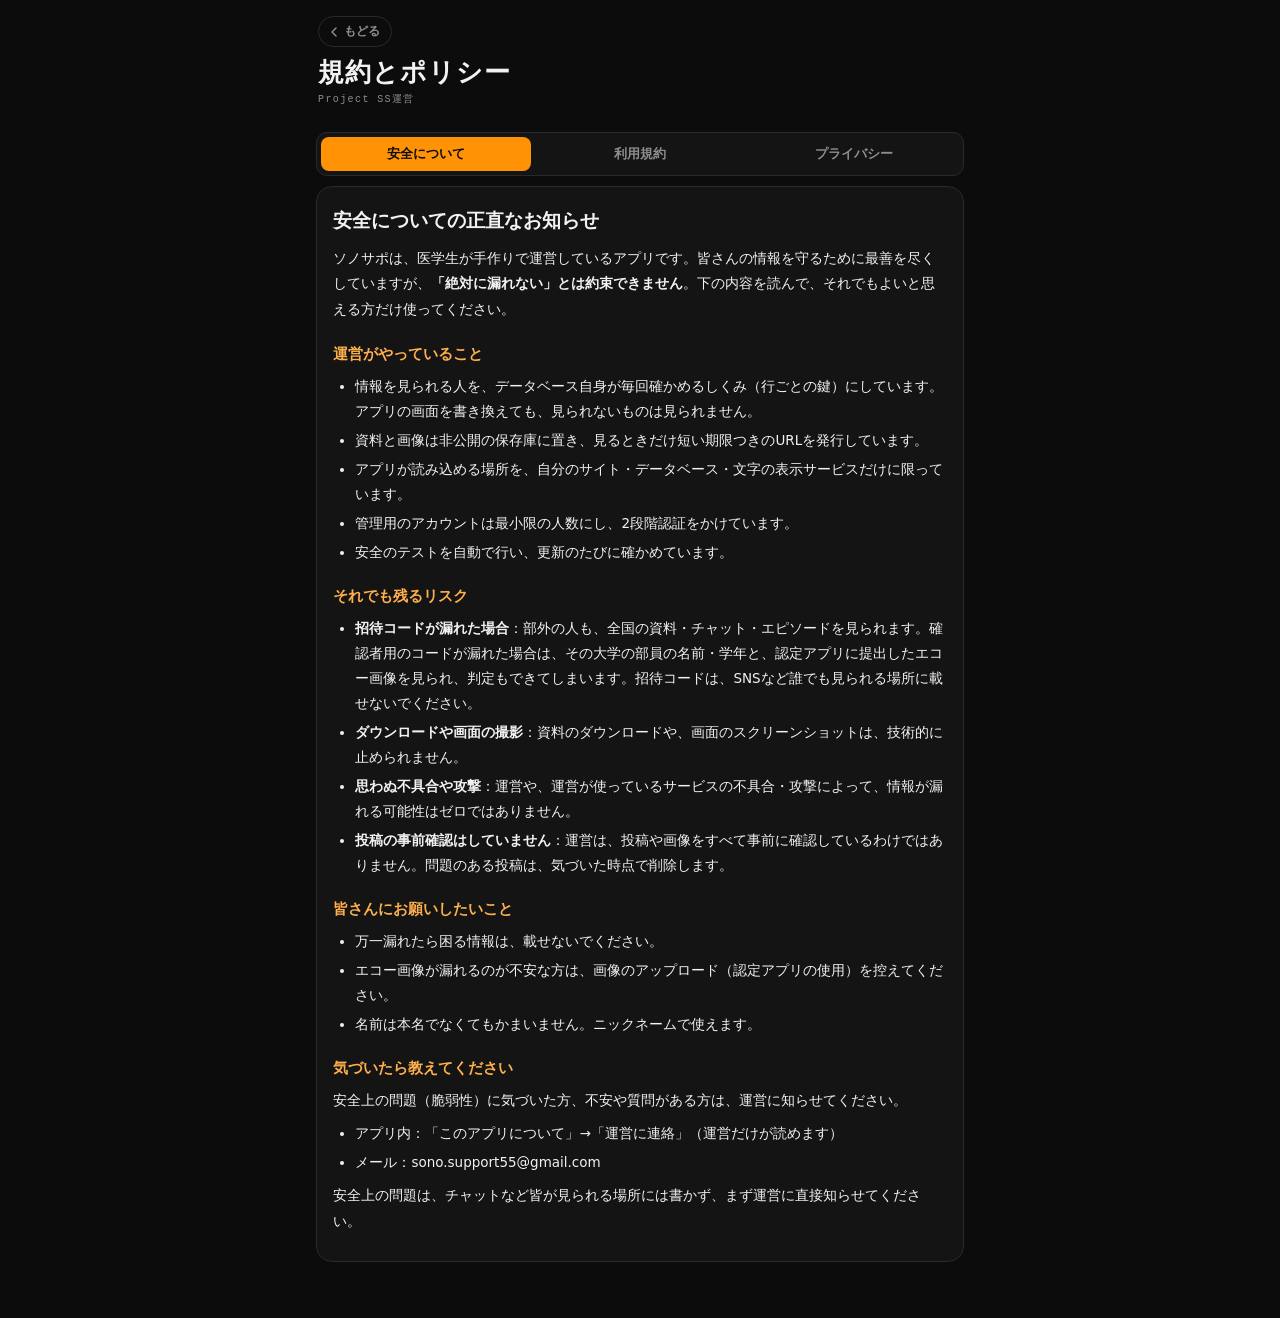
<file: legal.html>
<!DOCTYPE html>
<html lang="ja">
<head>
<meta charset="UTF-8">
<!-- 安全のための決まり：このアプリが読み込んでよい場所を、自分のサイト・Supabase・Googleフォントだけに限る -->
<meta http-equiv="Content-Security-Policy" content="default-src 'self'; script-src 'self' 'unsafe-inline'; style-src 'self' 'unsafe-inline' https://fonts.googleapis.com; font-src 'self' https://fonts.gstatic.com; img-src 'self' data: blob: https://gurbkfenumknfdnzxiuo.supabase.co; connect-src 'self' https://gurbkfenumknfdnzxiuo.supabase.co wss://gurbkfenumknfdnzxiuo.supabase.co; media-src 'self' blob: https://gurbkfenumknfdnzxiuo.supabase.co; worker-src 'self'; manifest-src 'self'; object-src 'none'; base-uri 'self'; form-action 'self'">
<meta name="viewport" content="width=device-width, initial-scale=1.0, viewport-fit=cover">
<title>規約とポリシー | ソノサポ</title>
<link rel="manifest" href="manifest.json">
<meta name="theme-color" content="#0C0C0C">
<meta name="apple-mobile-web-app-capable" content="yes">
<meta name="apple-mobile-web-app-status-bar-style" content="black-translucent">
<link rel="apple-touch-icon" href="assets/apple-touch-icon.png">
<link rel="icon" href="assets/favicon-64.png">
<link rel="preconnect" href="https://fonts.googleapis.com">
<link href="https://fonts.googleapis.com/css2?family=Bebas+Neue&family=Noto+Sans+JP:wght@400;500;700;900&family=JetBrains+Mono:wght@400;600&display=swap" rel="stylesheet">
<link rel="stylesheet" href="common.css">
<script src="vendor/supabase-js-2.117.3.js"></script>
<script src="config.js"></script>
<script src="common.js"></script>
<style>
.back{display:inline-flex;align-items:center;gap:2px;font-size:12px;font-weight:700;color:var(--muted);text-decoration:none;border:1px solid var(--border);border-radius:999px;padding:5px 11px 5px 7px;background:none;}
.lg-tabs{position:sticky;top:0;z-index:5;background:var(--black);padding:10px 0;}
.doc{background:var(--dark);border:1px solid var(--border);border-radius:16px;padding:18px 16px;margin-bottom:16px;scroll-margin-top:70px;}
.doc h2{font-size:19px;font-weight:900;margin-bottom:10px;}
.doc h3{font-size:14.5px;font-weight:800;color:var(--orange-light);margin:20px 0 8px;}
.doc p{font-size:13.5px;line-height:1.9;margin:8px 0;}
.doc ul,.doc ol{padding-left:1.4em;margin:6px 0;}
.doc li{font-size:13.5px;line-height:1.85;margin:4px 0;}
.doc strong{color:var(--text);}
.doc table{width:100%;border-collapse:collapse;margin:8px 0;font-size:12.5px;}
.doc th,.doc td{border:1px solid var(--border-light);padding:8px;text-align:left;vertical-align:top;line-height:1.7;}
.doc th{background:var(--card);font-weight:800;white-space:nowrap;}
.doc .tbl{overflow-x:auto;}
</style>
</head>
<body>
<script>SS.earlyCurtain();</script>

<div class="page-head">
  <div><a class="back" href="index.html" id="back"><svg width="16" height="16" viewBox="0 0 24 24" fill="none"><path d="M15 6l-6 6 6 6" stroke="currentColor" stroke-width="2.2" stroke-linecap="round" stroke-linejoin="round"/></svg>もどる</a>
  <div class="page-title" style="margin-top:10px;">規約とポリシー</div>
  <div class="page-sub">Project SS運営</div></div>
</div>

<div class="wrap" style="padding-bottom:40px;">
  <div class="lg-tabs"><div class="seg" id="lg-tabs"><button type="button" data-s="safety" class="on">安全について</button><button type="button" data-s="terms">利用規約</button><button type="button" data-s="privacy">プライバシー</button></div></div>
<section class="doc" id="safety"><h2>安全についての正直なお知らせ</h2><p>ソノサポは、医学生が手作りで運営しているアプリです。皆さんの情報を守るために最善を尽くしていますが、<strong>「絶対に漏れない」とは約束できません</strong>。下の内容を読んで、それでもよいと思える方だけ使ってください。</p>
<h3>運営がやっていること</h3>
<ul>
<li>情報を見られる人を、データベース自身が毎回確かめるしくみ（行ごとの鍵）にしています。アプリの画面を書き換えても、見られないものは見られません。</li>
<li>資料と画像は非公開の保存庫に置き、見るときだけ短い期限つきのURLを発行しています。</li>
<li>アプリが読み込める場所を、自分のサイト・データベース・文字の表示サービスだけに限っています。</li>
<li>管理用のアカウントは最小限の人数にし、2段階認証をかけています。</li>
<li>安全のテストを自動で行い、更新のたびに確かめています。</li>
</ul>
<h3>それでも残るリスク</h3>
<ul>
<li><strong>招待コードが漏れた場合</strong>：部外の人も、全国の資料・チャット・エピソードを見られます。確認者用のコードが漏れた場合は、その大学の部員の名前・学年と、認定アプリに提出したエコー画像を見られ、判定もできてしまいます。招待コードは、SNSなど誰でも見られる場所に載せないでください。</li>
<li><strong>ダウンロードや画面の撮影</strong>：資料のダウンロードや、画面のスクリーンショットは、技術的に止められません。</li>
<li><strong>思わぬ不具合や攻撃</strong>：運営や、運営が使っているサービスの不具合・攻撃によって、情報が漏れる可能性はゼロではありません。</li>
<li><strong>投稿の事前確認はしていません</strong>：運営は、投稿や画像をすべて事前に確認しているわけではありません。問題のある投稿は、気づいた時点で削除します。</li>
</ul>
<h3>皆さんにお願いしたいこと</h3>
<ul>
<li>万一漏れたら困る情報は、載せないでください。</li>
<li>エコー画像が漏れるのが不安な方は、画像のアップロード（認定アプリの使用）を控えてください。</li>
<li>名前は本名でなくてもかまいません。ニックネームで使えます。</li>
</ul>
<h3>気づいたら教えてください</h3>
<p>安全上の問題（脆弱性）に気づいた方、不安や質問がある方は、運営に知らせてください。</p>
<ul>
<li>アプリ内：「このアプリについて」→「運営に連絡」（運営だけが読めます）</li>
<li>メール：sono.support55@gmail.com</li>
</ul>
<p>安全上の問題は、チャットなど皆が見られる場所には書かず、まず運営に直接知らせてください。</p></section><section class="doc" id="terms"><h2>利用規約</h2><h3>第1条（この規約について）</h3>
<p>この規約は、Project SS運営（以下「運営」）が提供するアプリ「ソノサポ」の使い方の決まりです。参加するときに、この規約とプライバシーポリシーに同意していただきます。</p>
<h3>第2条（使える人）</h3>
<ol>
<li>使えるのは、運営または所属大学の代表者から招待コードを受け取った、医学生・研修医・指導医などです。</li>
<li>招待コードは、同じ大学の使う人以外に渡さないでください。SNSなど誰でも見られる場所には載せないでください。</li>
</ol>
<h3>第3条（アカウント）</h3>
<ol>
<li>名前は本名でなくてもかまいません（ニックネーム可）。ただし、他の人になりすますことは禁止です。</li>
<li>アカウントは1人1つです。ログインした端末は、他の人に使われないように管理してください。</li>
</ol>
<h3>第4条（投稿でしてはいけないこと）</h3>
<p>チャット、エピソード、コメント、お知らせ、予定、画像など、すべての投稿で、次のことを禁止します。</p>
<ol>
<li><strong>患者さんの情報が分かるもの</strong>。実習中の患者さんの画像は投稿しないでください。投稿してよいのは、学生同士・ボランティアの練習画像だけです。画像に、患者名・ID・病院名・顔が写っていないか必ず確かめてください。</li>
<li><strong>被検者が誰か分かる情報</strong>。画像にも本文にも、練習台になった人の名前など、誰の体か分かることを書かないでください。</li>
<li><strong>他人の著作物</strong>。自分で作ったもの、または権利者の許可を得たものだけを載せてください。</li>
<li>誹謗中傷、差別、個人攻撃、他人のプライバシーを侵すもの。</li>
<li>宣伝・勧誘など、営利を目的とするもの。</li>
<li>法令や、所属大学・病院の規則に反するもの。</li>
<li>アプリの安全を損なうこと。他の人のデータを見ようとする、不正にアクセスする、大量に自動で操作するなど。</li>
</ol>
<p>問題のある投稿を見つけたら、「通報」ボタンで運営に知らせてください。</p>
<h3>第5条（被検者への配慮）</h3>
<ol>
<li>練習台（被検者）になる人には、撮る前に「画像をソノサポに上げることがある」と伝えて、了解をもらってください（口頭でかまいません）。</li>
<li>画像に異常かもしれない所見に気づいたときは、アプリには投稿せず、アプリの外で、できれば本人の了解を得てから、指導医または運営に直接相談してください。認定アプリで判定する確認者が気づいた場合も同じです。</li>
</ol>
<h3>第6条（資料）</h3>
<ol>
<li>資料を追加する人は、自分で作ったもの、または権利者の許可を得たものだけを載せてください。必要に応じて、「ソノサポ内限定」などの注意事項をご自身で記載してください。</li>
<li>資料はソノサポの中だけで使ってください。SNSへの掲載や、部外への再配布はしないでください。</li>
<li>著作権者や資料の作成者から連絡があった場合、運営はその資料をすぐに削除します。</li>
</ol>
<h3>第7条（投稿の扱い）</h3>
<ol>
<li>投稿の著作権は、投稿した人に残ります。ただし、運営がソノサポの中で表示すること、運営に必要な範囲で使うことを認めていただきます。</li>
<li>運営は、この規約に反する投稿や、不適切と判断した投稿を、予告なく削除できます。</li>
<li>規約に繰り返し反する場合は、アカウントを止めることがあります。</li>
</ol>
<h3>第8条（医学的な内容について）</h3>
<p>ソノサポの資料や投稿は、学生の学習のためのものです。内容の正確さは保証できません。実際の診療や診断には使わず、臨床の場では指導医の指示に従ってください。</p>
<h3>第9条（退会とアカウントの削除）</h3>
<ol>
<li>「アカウント」の「退会する」から、いつでも退会できます。退会すると、プロフィール、認定アプリの記録と画像、通知、ログイン情報が削除されます。</li>
<li>チャットの質問・回答、エピソード、コメントなどの投稿は、他の利用者の役に立つため、名前を「退会したメンバー」に変えて残ります。消したい投稿は、退会する前にご自身で削除してください。</li>
<li>卒業などで使わなくなったら、退会してください。</li>
<li>2年以上ログインがないアカウントは、運営が削除することがあります。</li>
</ol>
<h3>第10条（安全とその限界）</h3>
<ol>
<li>運営は、皆さんの情報を守るために最善を尽くしますが、情報が漏れないこと、アプリに不具合がないことを保証するものではありません。残るリスクは「安全についての正直なお知らせ」に書いています。</li>
<li>運営は学生が無償で行っています。予告なくアプリの内容を変えたり、提供を止めたりすることがあります。</li>
<li>アプリの利用によって生じた損害について、運営は、運営の故意または重大な過失による場合を除き、法令で認められる範囲で責任を負いません。</li>
<li>情報が漏れた、またはそのおそれがあると分かった場合は、アプリ内ですぐにお知らせします。</li>
</ol>
<h3>第11条（規約の変更）</h3>
<p>運営は、この規約を変えることがあります。大きな変更は、アプリ内のお知らせで伝えます。</p>
<h3>第12条（連絡先）</h3>
<ul>
<li>運営者：Project SS運営</li>
<li>メール：sono.support55@gmail.com</li>
<li>アプリ内：「このアプリについて」→「運営に連絡」</li>
</ul>
<p>制定：2026年○月○日</p></section><section class="doc" id="privacy"><h2>プライバシーポリシー</h2><p>Project SS運営（以下「運営」）は、「ソノサポ」でお預かりする情報を、次のように扱います。</p>
<h3>1. 運営者</h3>
<ul>
<li>Project SS運営</li>
<li>連絡先：sono.support55@gmail.com</li>
</ul>
<h3>2. お預かりする情報</h3>
<table>
<thead>
<tr>
<th>いつ</th>
<th>情報</th>
</tr>
</thead>
<tbody>
<tr>
<td>参加するとき</td>
<td>大学、役割（部員・確認者）、名前（ニックネーム可）、学年</td>
</tr>
<tr>
<td>登録した人だけ</td>
<td>メールアドレス（機種変更に備える場合・管理者）</td>
</tr>
<tr>
<td>使う中で</td>
<td>チャット・エピソード・コメント・お知らせ・予定・感想などの投稿と、添えた画像。「参考になった」、予定への参加、通報、運営への連絡の内容</td>
</tr>
<tr>
<td>認定アプリ</td>
<td>セミナーの受講日、自主練の日、撮像日、提出したエコー画像、判定とフィードバック、認定試験の評価</td>
</tr>
<tr>
<td>自動で記録されるもの</td>
<td>端末ごとのログイン情報、アクセスした日時やIPアドレスなどのサーバーの記録、プッシュ通知を許可した場合はその宛先</td>
</tr>
</tbody>
</table>
<p>住所、電話番号、生年月日、学籍番号はお預かりしません。本名も必須ではありません。</p>
<h3>3. 使う目的</h3>
<ol>
<li>アプリを提供するため（ログイン、表示、通知）</li>
<li>認定アプリでの判定と認定のため</li>
<li>安全を守るため（不正利用の防止と調査、不適切な投稿への対応）</li>
<li>お問い合わせに答えるため</li>
<li>アプリを改善するため</li>
<li><strong>研究・学会発表のため</strong>。個人が特定されない形に統計処理したデータ（例：参加人数、認定の合格率、利用の状況）を、エコー教育の研究や学会発表、論文に使うことがあります。個人が分かる形で使う場合は、別に説明して同意をいただきます。アンケートは、実施するときに別に説明します。</li>
</ol>
<h3>4. 誰が見られるか</h3>
<table>
<thead>
<tr>
<th>情報</th>
<th>見られる人</th>
</tr>
</thead>
<tbody>
<tr>
<td>名前・学年</td>
<td>本人、同じ大学の確認者（指導医）、管理者。投稿した場合は、その投稿に名前と大学名が表示されます</td>
</tr>
<tr>
<td>メールアドレス</td>
<td>本人と、データベースの管理画面を使える運営だけ</td>
</tr>
<tr>
<td>認定アプリの記録とエコー画像</td>
<td>本人、同じ大学の確認者、管理者</td>
</tr>
<tr>
<td>チャット・エピソード・単元コメント・全国の予定</td>
<td>ソノサポの参加者全員</td>
</tr>
<tr>
<td>大学内だけの予定とその参加者・感想</td>
<td>その大学の参加者と管理者</td>
</tr>
<tr>
<td>通知</td>
<td>本人だけ</td>
</tr>
<tr>
<td>運営への連絡・通報</td>
<td>送った本人と管理者</td>
</tr>
</tbody>
</table>
<h3>5. 他の人への提供</h3>
<p>運営は、本人の同意なく、お預かりした個人情報を他の人に渡しません。ただし、法令により求められた場合や、人の命・体・財産を守るために必要で本人の同意を得ることが難しい場合など、法令で認められた場合は除きます。</p>
<h3>6. 利用している外部サービス</h3>
<table>
<thead>
<tr>
<th>サービス</th>
<th>使いどころ</th>
<th>運営会社・データの場所</th>
</tr>
</thead>
<tbody>
<tr>
<td>Supabase</td>
<td>データベース、画像と資料の保存、ログイン</td>
<td>Supabase Inc.（アメリカ）。データの保存場所は日本（東京）</td>
</tr>
<tr>
<td>GitHub Pages</td>
<td>アプリの画面のファイルを置く場所。個人情報は置きません</td>
<td>GitHub, Inc.（アメリカ）</td>
</tr>
<tr>
<td>Google Fonts</td>
<td>文字の表示。開いたとき、端末のIPアドレスなどがGoogleに送られます</td>
<td>Google LLC（アメリカ）</td>
</tr>
<tr>
<td>プッシュ通知</td>
<td>通知を許可した人の端末へ、通知の文面を届ける</td>
<td>Apple・Google など、端末のメーカーの通知サービス</td>
</tr>
</tbody>
</table>
<h3>7. 安全のためにしていること</h3>
<ul>
<li>情報を見られる人を、データベース自身が毎回確かめています（行ごとの鍵）。</li>
<li>画像と資料は非公開の保存庫に置き、短い期限つきのURLでだけ表示します。</li>
<li>画像は送る前に縮小し、位置情報などの付加情報を消しています。</li>
<li>管理用アカウントは最小限にし、2段階認証をかけています。</li>
</ul>
<p>それでも残るリスクは、「安全についての正直なお知らせ」に書いています。</p>
<h3>8. 保存する期間と削除</h3>
<ul>
<li>退会すると、プロフィール、認定アプリの記録と画像、通知、ログイン情報を削除します。</li>
<li>投稿は、名前を「退会したメンバー」に変えて残ります。消したい投稿は、退会前にご自身で削除できます。</li>
<li>認定アプリの画像は、本人と確認者がいつでも削除できます（判定の記録は残ります）。</li>
<li>2年以上ログインがないアカウントは、運営が削除することがあります。</li>
<li>サーバーの記録は、一定期間がたつと自動で消えます。</li>
</ul>
<h3>9. ご本人ができること</h3>
<p>お預かりした情報の確認・訂正・削除・利用の停止を求められます。名前と学年の変更、投稿の削除、退会は、アプリでご自身でできます。それ以外は、下の連絡先にお知らせください。</p>
<h3>10. 情報が漏れたとき</h3>
<p>情報が漏れた、またはそのおそれがあると分かった場合は、アプリ内ですぐにお知らせし、必要に応じて関係する機関に報告します。</p>
<h3>11. このポリシーの変更</h3>
<p>内容を変えることがあります。大きな変更は、アプリ内のお知らせで伝えます。</p>
<h3>12. 連絡先</h3>
<ul>
<li>Project SS運営</li>
<li>メール：sono.support55@gmail.com</li>
<li>アプリ内：「このアプリについて」→「運営に連絡」</li>
</ul>
<p>制定：2026年○月○日</p></section>
</div>

<script>
// 規約とポリシー：ログインしていなくても読める（参加する前に読めるように）
function show(id){
  SS.$$('#lg-tabs button').forEach(b => b.classList.toggle('on', b.dataset.s === id));
  SS.$$('.doc').forEach(d => d.classList.toggle('hidden', d.id !== id));
  window.scrollTo(0, 0);
}
SS.$$('#lg-tabs button').forEach(b => b.onclick = () => { history.replaceState(null, '', '#' + b.dataset.s); show(b.dataset.s); });
show(['safety', 'terms', 'privacy'].includes(location.hash.slice(1)) ? location.hash.slice(1) : 'safety');
// 前のページに戻る（直接開いたときはホームへ）
SS.$('#back').onclick = (e) => { if(history.length > 1 && document.referrer && new URL(document.referrer).origin === location.origin){ e.preventDefault(); history.back(); } };
SS.$$('.doc table').forEach(t => { const w = document.createElement('div'); w.className = 'tbl'; t.parentNode.insertBefore(w, t); w.appendChild(t); });
SS.reveal();
</script>
</body>
</html>
</file>
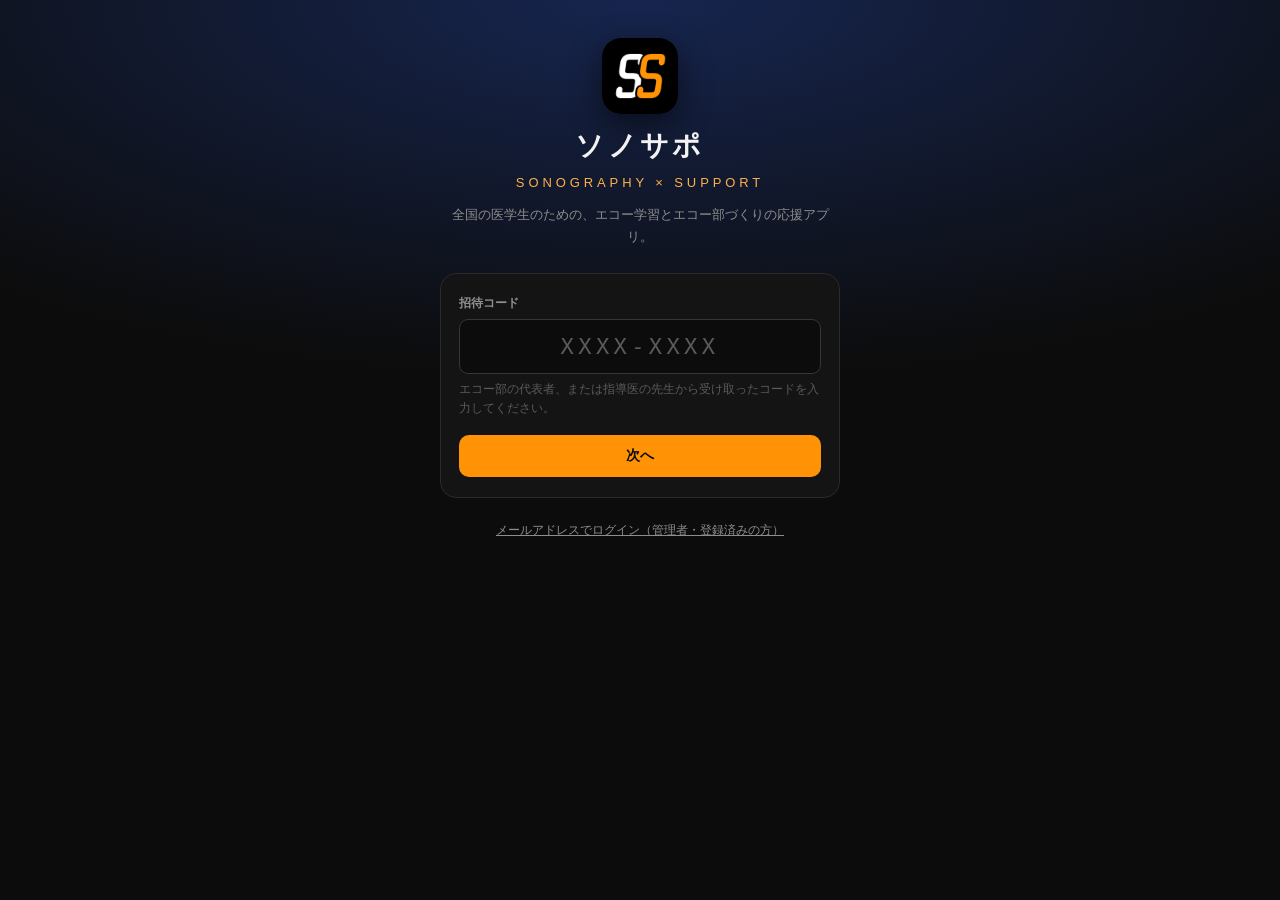
<file: manabu.html>
<!DOCTYPE html>
<html lang="ja">
<head>
<meta charset="UTF-8">
<!-- 安全のための決まり：このアプリが読み込んでよい場所を、自分のサイト・Supabase・Googleフォントだけに限る -->
<meta http-equiv="Content-Security-Policy" content="default-src 'self'; script-src 'self' 'unsafe-inline'; style-src 'self' 'unsafe-inline' https://fonts.googleapis.com; font-src 'self' https://fonts.gstatic.com; img-src 'self' data: blob: https://gurbkfenumknfdnzxiuo.supabase.co; connect-src 'self' https://gurbkfenumknfdnzxiuo.supabase.co wss://gurbkfenumknfdnzxiuo.supabase.co; media-src 'self' blob: https://gurbkfenumknfdnzxiuo.supabase.co; worker-src 'self'; manifest-src 'self'; object-src 'none'; base-uri 'self'; form-action 'self'">
<meta name="viewport" content="width=device-width, initial-scale=1.0, viewport-fit=cover">
<title>まなぶ | ソノサポ</title>
<link rel="manifest" href="manifest.json">
<meta name="theme-color" content="#0C0C0C">
<meta name="apple-mobile-web-app-capable" content="yes">
<meta name="apple-mobile-web-app-status-bar-style" content="black-translucent">
<link rel="apple-touch-icon" href="assets/apple-touch-icon.png">
<link rel="icon" href="assets/favicon-64.png">
<link rel="preconnect" href="https://fonts.googleapis.com">
<link href="https://fonts.googleapis.com/css2?family=Bebas+Neue&family=Noto+Sans+JP:wght@400;500;700;900&family=JetBrains+Mono:wght@400;600&display=swap" rel="stylesheet">
<link rel="stylesheet" href="common.css">
<script src="vendor/supabase-js-2.117.3.js"></script>
<script src="config.js"></script>
<script src="common.js"></script>
<style>
.top{background:linear-gradient(to bottom, rgba(255,147,5,.14), rgba(255,147,5,.03));}
.top .page-head{padding-top:calc(16px + var(--ss-top));}
body.adv .top{background:linear-gradient(to bottom, rgba(90,167,232,.16), rgba(90,167,232,.03));}
.top-title{font-family:"Bebas Neue",sans-serif;font-size:40px;letter-spacing:.04em;line-height:1;}
.top-title .hl{color:var(--orange);}
body.adv .top-title .hl{color:var(--blue);}
.top-actions{display:flex;gap:8px;align-items:center;}
.flip-btn{height:42px;padding:0 14px 0 11px;border-radius:13px;background:rgba(255,255,255,.04);border:1px solid var(--border-light);display:flex;align-items:center;gap:7px;color:var(--orange-light);font-size:12.5px;font-weight:800;}
body.adv .flip-btn{color:var(--blue);border-color:rgba(90,167,232,.4);}
.edit-btn{white-space:nowrap;height:42px;padding:0 12px;border-radius:13px;background:transparent;border:1px dashed var(--border-light);color:var(--muted);font-size:12px;font-weight:700;}
.edit-btn.on{border-style:solid;border-color:var(--orange);color:var(--orange);background:var(--orange-bg);}

/* ラベルの帯 */
.lb-chip{display:inline-flex;align-items:center;gap:6px;white-space:nowrap;font-size:11.5px;font-weight:700;border-radius:999px;padding:6px 11px;border:1px solid var(--border-light);background:var(--card);color:var(--text);}
.lb-dot{width:8px;height:8px;border-radius:50%;flex-shrink:0;}
.lb-tag{display:inline-flex;align-items:center;gap:4px;font-size:10px;font-weight:700;border-radius:999px;padding:1px 7px;border:1px solid;white-space:nowrap;line-height:1.6;}

/* 表裏 */
.stage{backface-visibility:hidden;-webkit-backface-visibility:hidden;}
.face{max-width:680px;margin:0 auto;padding:6px 16px 20px;}
.intro{font-size:12.5px;color:var(--muted);line-height:1.8;margin:14px 2px 16px;}
.sec-h{margin:28px 2px 12px;}
.sec-h .k{font-family:"JetBrains Mono",monospace;font-size:10px;letter-spacing:.22em;color:var(--blue);}
.sec-h .t{font-size:22px;font-weight:900;margin-top:2px;}

/* BASIC：番号つきの幹 */
.trunk{position:relative;padding-left:46px;}
.trunk::before{content:"";position:absolute;left:17px;top:14px;bottom:10px;width:1px;background:linear-gradient(to bottom,var(--orange),rgba(255,147,5,.3) 70%,transparent);}
.node{position:relative;margin-bottom:10px;}
.node::before{content:attr(data-n);position:absolute;left:-46px;top:12px;width:35px;height:35px;border-radius:50%;background:var(--black);border:1px solid rgba(255,147,5,.55);box-shadow:0 0 0 5px var(--black);display:flex;align-items:center;justify-content:center;font-family:"Bebas Neue",sans-serif;font-size:16px;color:var(--orange);}
.node.open::before{background:var(--orange);color:var(--black);}

/* アコーディオン */
.acc{background:linear-gradient(180deg,#1C1C1C,#171717);border:1px solid var(--border);border-radius:16px;overflow:hidden;scroll-margin-top:70px;}
.acc.open{border-color:rgba(255,147,5,.45);}
body.adv .acc.open{border-color:rgba(90,167,232,.5);}
.acc-head{display:flex;align-items:center;gap:12px;padding:14px 14px;cursor:pointer;user-select:none;}
.acc-title{font-size:15px;font-weight:800;line-height:1.4;}
.acc-meta{display:flex;gap:8px;align-items:center;margin-top:3px;font-family:"JetBrains Mono",monospace;font-size:9.5px;letter-spacing:.1em;color:var(--dim);flex-wrap:wrap;}
.acc-meta .cnt{color:var(--orange);letter-spacing:.02em;}
body.adv .acc-meta .cnt{color:var(--blue);}
.acc-arrow{margin-left:auto;flex-shrink:0;color:var(--dim);transition:transform .28s var(--ease);}
.acc.open .acc-arrow{transform:rotate(180deg);color:var(--orange);}
.acc-wrap{display:grid;grid-template-rows:0fr;transition:grid-template-rows .32s var(--ease);}
.acc.open .acc-wrap{grid-template-rows:1fr;}
.acc-body{min-height:0;overflow:hidden;}
.acc-inner{padding:0 14px 14px;}
.acc-desc{font-size:12.5px;color:var(--muted);line-height:1.9;margin-bottom:10px;white-space:pre-wrap;}

/* 資料 */
.mat{display:flex;align-items:center;gap:10px;background:rgba(0,0,0,.32);border:1px solid var(--border);border-radius:12px;padding:10px 11px;margin-top:7px;cursor:pointer;}
.mat:active{border-color:var(--orange);}
.mat-ic{width:34px;height:34px;border-radius:9px;flex-shrink:0;display:flex;align-items:center;justify-content:center;font:700 9.5px "JetBrains Mono",monospace;}
.mat-ic.pdf{background:rgba(240,96,96,.12);border:1px solid rgba(240,96,96,.35);color:#F38B8B;}
.mat-ic.image{background:rgba(108,197,138,.12);border:1px solid rgba(108,197,138,.35);color:var(--ok);}
.mat-ic.link{background:rgba(90,167,232,.12);border:1px solid rgba(90,167,232,.35);color:var(--blue);}
.mat-body{flex:1;min-width:0;}
.mat-title{font-size:13px;font-weight:700;line-height:1.45;word-break:break-word;}
.mat-tags{display:flex;gap:4px;flex-wrap:wrap;margin-top:4px;}
.mat-meta{font-size:10px;color:var(--dim);font-family:"JetBrains Mono",monospace;margin-top:3px;}
.mat-note{font-size:11px;color:var(--muted);margin-top:3px;line-height:1.6;}
.no-mat{font-size:11.5px;color:var(--dim);padding:6px 2px;}

/* 小項目 */
.sub{border:1px solid var(--border);border-radius:12px;margin-top:8px;background:rgba(0,0,0,.2);}
.sub-head{display:flex;align-items:center;gap:10px;padding:11px 12px;cursor:pointer;}
.sub-idx{font-family:"JetBrains Mono",monospace;font-size:10px;color:var(--dim);width:18px;flex-shrink:0;}
.sub-name{flex:1;min-width:0;font-size:13.5px;font-weight:700;}
.sub-name small{display:block;font-size:10.5px;font-weight:400;color:var(--muted);}
.sub-cnt{font:600 10px "JetBrains Mono",monospace;border-radius:999px;padding:1px 8px;background:var(--border-light);color:var(--muted);}
.sub-cnt.has{background:var(--orange);color:var(--black);}
body.adv .sub-cnt.has{background:var(--blue);}
.sub-list{display:none;padding:0 10px 10px;}
.sub.open .sub-list{display:block;}


/* 編集モード（管理者） */
.adm{display:none;gap:6px;flex-wrap:wrap;margin-top:10px;}
body.editing .adm{display:flex;}
.adm button{border:1px solid var(--border-light);background:var(--black);color:var(--muted);border-radius:8px;font-size:11.5px;font-weight:700;padding:6px 10px;}
.adm button.add{border-style:dashed;border-color:rgba(255,147,5,.5);color:var(--orange-light);}
.adm button.del{color:var(--ng);border-color:rgba(240,96,96,.4);}
.mat-adm{display:none;gap:4px;flex-shrink:0;}
body.editing .mat-adm{display:flex;}
.mat-adm button{width:28px;height:28px;border-radius:7px;border:1px solid var(--border-light);background:var(--black);color:var(--muted);font-size:12px;}
.add-sec{display:none;width:100%;margin-top:10px;padding:12px;border-radius:14px;border:1.5px dashed rgba(255,147,5,.45);background:transparent;color:var(--orange-light);font-weight:800;font-size:13px;}
body.editing .add-sec{display:block;}

/* 外部リンク */
.ext-card{margin-top:22px;border-radius:18px;padding:18px 16px;border:1px solid rgba(90,167,232,.35);background:radial-gradient(110% 120% at 100% 0%, rgba(90,167,232,.16), transparent 60%), var(--card);}
.ext-k{font-family:"JetBrains Mono",monospace;font-size:10px;letter-spacing:.2em;color:var(--blue);}
.ext-t{font-size:17px;font-weight:900;margin-top:4px;}
.ext-d{font-size:12.5px;color:var(--muted);line-height:1.8;margin-top:6px;}
.ext-a{display:flex;align-items:center;justify-content:space-between;margin-top:12px;padding:12px 14px;border-radius:12px;background:rgba(0,0,0,.35);border:1px solid rgba(90,167,232,.4);color:#BFDDF7;font-weight:800;font-size:13px;text-decoration:none;}

/* 単元ごとの「コメント」「＋資料」 */
.unit-bar{display:flex;flex-wrap:wrap;gap:6px;margin-top:10px;align-items:center;}
.ubtn{display:inline-flex;align-items:center;gap:6px;border:1px solid rgba(255,147,5,.35);background:var(--orange-bg);color:var(--orange-light);border-radius:10px;padding:7px 11px;font-size:12px;font-weight:700;}
.ubtn b{font:600 10px "JetBrains Mono",monospace;background:var(--orange);color:var(--black);border-radius:999px;padding:1px 7px;}
.ubtn b.zero{background:var(--border-light);color:var(--muted);}
.ubtn.add{background:transparent;border-style:dashed;}
.ubtn.own{background:transparent;border-color:var(--border-light);color:var(--muted);}
.ubtn.own.del{color:var(--ng);border-color:rgba(240,96,96,.4);}
body.adv .ubtn{border-color:rgba(90,167,232,.4);background:rgba(90,167,232,.08);color:var(--blue);}
body.adv .ubtn b{background:var(--blue);}
body.adv .ubtn.add{background:transparent;}
.mat-adm.mine{display:flex;}
/* 小項目の追加（その場で入力） */
.dyn-add{margin-top:8px;}
.dyn-add-btn{width:100%;padding:10px;border-radius:12px;background:transparent;border:1px dashed rgba(255,147,5,.45);color:var(--orange-light);font-size:12.5px;font-weight:700;}
body.adv .dyn-add-btn{border-color:rgba(90,167,232,.45);color:var(--blue);}
.dyn-row{display:flex;gap:6px;margin-top:6px;}
/* コメント */
.cmt{border-bottom:1px solid var(--border);padding:11px 0;}
.cmt .text-body{font-size:13.5px;margin-top:4px;}
.cmt-form{border-top:1px solid var(--border);margin-top:6px;padding-top:12px;}
.cmt-priv{font-size:12px;color:#FFC07A;background:rgba(255,147,5,.08);border:1px solid rgba(255,147,5,.3);border-radius:10px;padding:9px 11px;margin-top:8px;}
.cmt-priv .check{margin-top:0;color:#FFD6A6;}

/* 資料の追加フォーム */
.lbl-pick{display:flex;flex-wrap:wrap;gap:6px;}
.lbl-pick button{display:inline-flex;align-items:center;gap:6px;border:1px solid var(--border-light);background:var(--black);color:var(--muted);border-radius:999px;padding:7px 12px;font-size:12px;font-weight:700;}
.lbl-pick button.on{color:var(--text);}
.drop{display:block;border:1.5px dashed var(--border-light);border-radius:12px;padding:18px;text-align:center;color:var(--muted);font-size:12.5px;cursor:pointer;}
.mat-rp{background:none;border:none;color:var(--dim);font-size:11px;padding:0 4px;margin-left:4px;}
</style>
</head>
<body>
<script>SS.earlyCurtain();</script>


<div class="stage" id="stage">
  <div class="top">
    <div class="page-head">
      <div>
        <div class="top-title" id="top-title"><span class="hl">BASIC</span></div>
        <div class="page-sub" id="top-sub">まなぶ ー まずはここから</div>
      </div>
      <div class="top-actions">
        <button type="button" class="edit-btn hidden" id="edit-btn">編集</button>
        <button type="button" class="flip-btn" id="flip-btn">
          <svg width="17" height="17" viewBox="0 0 24 24" fill="none" stroke="currentColor" stroke-width="2" stroke-linecap="round" stroke-linejoin="round"><polyline points="17 1 21 5 17 9"/><path d="M3 11V9a4 4 0 014-4h14"/><polyline points="7 23 3 19 7 15"/><path d="M21 13v2a4 4 0 01-4 4H3"/></svg>
          <span id="flip-label">Advanced</span>
        </button>
      </div>
    </div>
  </div>

  <!-- 表：BASIC -->
  <div class="face" id="face-basic">
    <p class="intro">はじめての人は、①から順番に。セミナーの予習・復習から認定試験まで、迷わず進めます。</p>
    <p class="intro" style="font-size:11px;color:var(--dim);margin-top:-6px;">資料はソノサポ内限定です。SNSへの掲載や、部外への再配布はしないでください。問題のある資料は「⚑」から運営に知らせてください。</p>
    <div class="trunk" id="basic-list"><div class="loading">読み込み中</div></div>
    <button class="add-sec" data-add-sec="basic|main">＋ BASIC に項目を追加</button>

    <div class="ext-card">
      <div class="ext-k">EXTERNAL LINK</div>
      <div class="ext-t">とっても参考になる外部リンク</div>
      <div class="ext-d">GEヘルスケアの「waza-ari」。腹部・心臓・血管・運動器などのPOCUS動画が、とても分かりやすくまとまっています。<b style="color:var(--text);">予習にも復習にも</b>どうぞ。</div>
      <a class="ext-a" href="https://www.gehealthcare.co.jp/products/ultrasound/versana/echo-waza-ari/pocus" target="_blank" rel="noopener">waza-ari を見る<span class="mono" style="font-size:10px;opacity:.7;">外部 ↗</span></a>
    </div>
  </div>

  <!-- 裏：Advanced -->
  <div class="face" id="face-adv" hidden>
    <p class="intro">ここから先は応用ルート。興味のある分野から、どこへでも。</p>
    <p class="intro" style="font-size:11px;color:var(--dim);margin-top:-6px;">資料はソノサポ内限定です。SNSへの掲載や、部外への再配布はしないでください。問題のある資料は「⚑」から運営に知らせてください。</p>
    <div class="sec-h"><div class="k">BY FIELD</div><div class="t">分野別</div></div>
    <div id="field-list" style="display:flex;flex-direction:column;gap:10px;"></div>
    <button class="add-sec" data-add-sec="advanced|field">＋ 分野を追加</button>
    <div class="sec-h"><div class="k">OTHERS</div><div class="t">その他</div></div>
    <div id="other-list" style="display:flex;flex-direction:column;gap:10px;"></div>
    <button class="add-sec" data-add-sec="advanced|other">＋ その他に追加</button>
  </div>
</div>

<!-- 単元のコメント -->
<div class="sheet-overlay" id="sheet-cmt" data-sticky="1">
  <div class="sheet">
    <div class="sheet-grab"></div>
    <div class="sheet-head"><div><div class="sheet-title">コメント</div><div class="sheet-sub" id="cmt-where"></div></div><button class="sheet-close" data-close="sheet-cmt">✕</button></div>
    <div class="sheet-body">
      <div id="cmt-list"></div>
      <div class="cmt-form">
        <label class="label" style="margin-top:0;">💬 質問・訂正・補足・感想など</label>
        <textarea class="field" id="cmt-text" maxlength="1000" placeholder="気づいたことを気軽にどうぞ。その一言が、次の誰かの学びになります。" style="min-height:72px;"></textarea>
        <div class="img-picks" id="cmt-imgs"></div>
        <div class="cmt-priv hidden" id="cmt-privacy"><label class="check"><input type="checkbox" id="cmt-priv">画像は練習画像だけで、患者さんの名前・ID・病院名・顔が写っておらず、練習台になった人が誰か分からないことを確認しました</label></div>
        <div class="msg" id="cmt-msg"></div>
        <button class="btn block" style="margin-top:12px;" id="cmt-send">コメントする</button>
      </div>
    </div>
  </div>
</div>

<!-- 項目の追加・編集（管理者） -->
<div class="sheet-overlay" id="sheet-sec" data-sticky="1">
  <div class="sheet">
    <div class="sheet-grab"></div>
    <div class="sheet-head"><div class="sheet-title" id="sec-form-title">項目</div><button class="sheet-close" data-close="sheet-sec">✕</button></div>
    <div class="sheet-body">
      <label class="label" style="margin-top:0;">名前 <span class="req">*</span></label>
      <input class="field" id="sf-title" maxlength="40">
      <label class="label">英字の小見出し（なくてもOK）</label>
      <input class="field" id="sf-sub" maxlength="30" placeholder="例：NECK">
      <label class="label">説明（なくてもOK）</label>
      <textarea class="field" id="sf-desc" maxlength="600"></textarea>
      <div class="msg" id="sf-msg"></div>
      <button class="btn block" style="margin-top:14px;" id="sf-save">保存する</button>
    </div>
  </div>
</div>

<!-- 資料の追加・編集（管理者） -->
<div class="sheet-overlay" id="sheet-mat" data-sticky="1">
  <div class="sheet">
    <div class="sheet-grab"></div>
    <div class="sheet-head"><div><div class="sheet-title" id="mf-title-h">資料を追加</div><div class="sheet-sub" id="mf-where"></div></div><button class="sheet-close" data-close="sheet-mat">✕</button></div>
    <div class="sheet-body">
      <div class="hint" style="margin:0 0 12px;padding:10px 12px;border:1px solid rgba(255,147,5,.35);border-radius:10px;background:var(--orange-bg);color:#FFD6A6;">載せてよいのは、<b>自分で作ったもの</b>か、<b>権利者の許可を得たもの</b>だけです（教科書・論文の図の引用も不可）。必要に応じて、「ソノサポ内限定」などの注意事項をスライドに記載してください。</div>
      <div class="seg" id="mf-kind"><button type="button" data-k="file" class="on">ファイル（PDF・画像）</button><button type="button" data-k="link">リンク</button></div>
      <div id="mf-file-wrap">
        <label class="label">ファイル <span class="req">*</span></label>
        <label class="drop" for="mf-file" id="mf-drop">タップしてPDFか画像を選ぶ<br><span style="font-size:11px;color:var(--dim);">1ファイル50MBまで</span></label>
        <input type="file" class="file-hidden" id="mf-file" accept="application/pdf,.pdf,image/jpeg,image/png,image/webp">
      </div>
      <div id="mf-link-wrap" class="hidden">
        <label class="label">URL <span class="req">*</span></label>
        <input class="field" id="mf-url" type="url" placeholder="https://">
      </div>
      <label class="label">資料の名前 <span class="req">*</span></label>
      <input class="field" id="mf-title" maxlength="80">
      <label class="label">ラベル</label>
      <div class="lbl-pick" id="mf-labels"></div>
      <label class="label">ひとこと（なくてもOK）</label>
      <input class="field" id="mf-note" maxlength="120" placeholder="例：2026年度版。動画つき">
      <div class="msg" id="mf-msg"></div>
      <button class="btn block" style="margin-top:14px;" id="mf-save">保存する</button>
    </div>
  </div>
</div>

<script>
// ================================================================
// まなぶ：項目・資料はすべて Supabase から読み込む
//   sections  … BASIC の 1〜7、Advanced の分野・その他、その下の小項目
//   materials … 各項目の資料（PDF・画像・リンク）。label_ids でラベルを持つ
//   labels    … 「指導医監修」などのラベル（資料につける印）
//   section_comments … 単元ごとのコメント（だれでも）
// 管理者・確認者：単元に「＋資料」「＋項目を追加」が出る（確認者は自分で追加したものだけ変更・削除）
// 管理者：右上の「編集」で、大きな項目の追加・並べ替え・説明の変更・削除もできる。
// ================================================================
let SECS = [], MATS = [], LABELS = [], CMTS = {};
const openIds = new Set();
let side = 'basic';
const LABEL_BY_ID = () => Object.fromEntries(LABELS.map(l => [l.id, l]));

const ICON_CHEV = '<svg class="acc-arrow" width="18" height="18" viewBox="0 0 24 24" fill="none" stroke="currentColor" stroke-width="2.2" stroke-linecap="round" stroke-linejoin="round"><path d="M6 9l6 6 6-6"/></svg>';

async function loadAll(){
  const [s, m, l] = await Promise.all([
    sb.from('sections').select('*').order('sort_order').order('created_at'),
    sb.from('materials').select('*').order('sort_order').order('created_at'),
    sb.from('labels').select('*').order('sort_order'),
  ]);
  const c = await sb.from('section_comments').select('section_id');
  CMTS = {}; (c.data || []).forEach(r => CMTS[r.section_id] = (CMTS[r.section_id] || 0) + 1);
  if(s.error){ SS.$('#basic-list').innerHTML = '<div class="empty">読み込めませんでした。<br>' + SS.esc(SS.friendly(s.error)) + '</div>'; return; }
  SECS = s.data || []; MATS = m.data || []; LABELS = l.data || [];
  render();
}
const kids = id => SECS.filter(x => x.parent_id === id);
const matsOf = id => MATS.filter(x => x.section_id === id);
const isStaff = () => SS.isStaff();
const ownSec = s => !!(s && s.created_by && s.created_by === SS.user.id);
const ownMat = m => !!(m && m.uploaded_by && m.uploaded_by === SS.user.id);
const countDeep = id => matsOf(id).length + kids(id).reduce((n, k) => n + countDeep(k.id), 0);

function labelTag(l){ return `<span class="lb-tag" style="color:${l.color};border-color:${l.color}66;background:${l.color}14;">${SS.esc(l.name)}</span>`; }

function matHtml(m){
  const lb = LABEL_BY_ID();
  const tags = (m.label_ids || []).map(id => lb[id]).filter(Boolean).map(labelTag).join('');
  const ic = m.kind === 'link' ? 'LINK' : m.kind === 'image' ? 'IMG' : 'PDF';
  const meta = m.kind === 'link' ? '外部リンク ↗' : [SS.fmtDate(m.created_at), SS.fmtSize(m.size_bytes)].filter(Boolean).join(' ・ ');
  return `<div class="mat" data-mat="${m.id}" role="button" tabindex="0">
    <div class="mat-ic ${m.kind}">${ic}</div>
    <div class="mat-body">
      <div class="mat-title">${SS.esc(m.title)}</div>
      ${tags ? `<div class="mat-tags">${tags}</div>` : ''}
      ${m.note ? `<div class="mat-note">${SS.esc(m.note)}</div>` : ''}
      <div class="mat-meta">${SS.esc(meta)}${!ownMat(m) ? ` <button type="button" class="mat-rp" data-report="materials:${m.id}" aria-label="この資料を通報">⚑</button>` : ''}</div>
    </div>
    <div class="mat-adm${!SS.isAdmin() && ownMat(m) ? ' mine' : ''}">${SS.isAdmin() ? `<button data-mup="${m.id}" aria-label="上へ">↑</button>` : ''}<button data-medit="${m.id}" aria-label="編集">✎</button><button data-mdel="${m.id}" aria-label="削除">✕</button></div>
  </div>`;
}
function matsHtml(id){
  const ms = matsOf(id);
  return ms.length ? ms.map(matHtml).join('') : '<div class="no-mat">資料は準備中です。</div>';
}
// 単元ごとのボタン：コメント（全員）／＋資料（管理者・確認者）／自分で追加した小項目の変更・削除
function unitBar(sec, isSub){
  const n = CMTS[sec.id] || 0;
  return `<div class="unit-bar">
    <button type="button" class="ubtn" data-cmt="${sec.id}">💬 コメント <b class="${n ? '' : 'zero'}">${n}</b></button>
    ${isStaff() ? `<button type="button" class="ubtn add" data-addmat="${sec.id}">＋ 資料</button>` : ''}
    ${isSub && !SS.isAdmin() && ownSec(sec) ? `<button type="button" class="ubtn own" data-edit="${sec.id}">✎ 名前</button><button type="button" class="ubtn own del" data-del="${sec.id}">削除</button>` : ''}
  </div>`;
}
// 小項目をその場で追加（管理者・確認者）
function addSubHtml(sec){
  return isStaff() ? `<div class="dyn-add" data-parent="${sec.id}"><button type="button" class="dyn-add-btn">＋ 項目を追加</button></div>` : '';
}
function admHtml(sec, isSub){
  return `<div class="adm">
    <button data-edit="${sec.id}">✎ 名前・説明</button>
    <button data-up="${sec.id}">↑</button><button data-down="${sec.id}">↓</button>
    <button class="del" data-del="${sec.id}">削除</button></div>`;
}
function subHtml(k, i){
  const n = countDeep(k.id);
  return `<div class="sub${openIds.has(k.id) ? ' open' : ''}" id="sec-${k.id}">
    <div class="sub-head" data-toggle-sub="${k.id}">
      <span class="sub-idx">${SS.pad(i + 1)}</span>
      <div class="sub-name">${SS.esc(k.title)}${k.subtitle ? `<small>${SS.esc(k.subtitle)}</small>` : ''}</div>
      <span class="sub-cnt${n ? ' has' : ''}">${n}</span>
    </div>
    <div class="sub-list">${k.description ? `<div class="acc-desc">${SS.esc(k.description)}</div>` : ''}${matsHtml(k.id)}${unitBar(k, true)}${admHtml(k, true)}</div>
  </div>`;
}
function accHtml(sec){
  const n = countDeep(sec.id), ks = kids(sec.id);
  return `<div class="acc${openIds.has(sec.id) ? ' open' : ''}" id="sec-${sec.id}">
    <div class="acc-head" data-toggle="${sec.id}">
      <div style="flex:1;min-width:0;">
        <div class="acc-title">${SS.esc(sec.title)}</div>
        <div class="acc-meta">${sec.subtitle ? `<span>${SS.esc(sec.subtitle)}</span>` : ''}${ks.length ? `<span>${ks.length} TOPICS</span>` : ''}${n ? `<span class="cnt">資料 ${n}</span>` : ''}</div>
      </div>${ICON_CHEV}
    </div>
    <div class="acc-wrap"><div class="acc-body"><div class="acc-inner">
      ${sec.description ? `<div class="acc-desc">${SS.esc(sec.description)}</div>` : ''}
      ${sec.title === '認定アプリ' ? `<a class="btn btn-primary" style="display:flex;justify-content:center;margin:4px 0 10px;text-decoration:none;" href="nintei.html" onclick="event.preventDefault();SS.go('nintei.html')">認定アプリを開く →</a>` : ''}
      ${matsOf(sec.id).map(matHtml).join('')}
      ${ks.map(subHtml).join('')}
      ${!ks.length && !matsOf(sec.id).length && sec.title !== '認定アプリ' ? '<div class="no-mat">資料は準備中です。</div>' : ''}
      ${addSubHtml(sec)}
      ${unitBar(sec, false)}
      ${admHtml(sec, false)}
    </div></div></div>
  </div>`;
}
function render(){
  const tops = (s, g) => SECS.filter(x => !x.parent_id && x.side === s && x.grp === g);
  const basics = tops('basic', 'main');
  SS.$('#basic-list').innerHTML = basics.length
    ? basics.map((s, i) => `<div class="node${openIds.has(s.id) ? ' open' : ''}" data-n="${SS.pad(i + 1)}">${accHtml(s)}</div>`).join('')
    : '<div class="empty">項目がまだありません</div>';
  SS.$('#field-list').innerHTML = tops('advanced', 'field').map(accHtml).join('') || '<div class="empty">まだありません</div>';
  SS.$('#other-list').innerHTML = tops('advanced', 'other').map(accHtml).join('') || '<div class="empty">まだありません</div>';
}

// ---------- 開く・閉じる ----------
document.addEventListener('click', async (ev) => {
  const t = ev.target;
  const tog = t.closest('[data-toggle]');
  if(tog){
    const id = tog.dataset.toggle, acc = tog.closest('.acc');
    const on = !acc.classList.contains('open');
    acc.classList.toggle('open', on); on ? openIds.add(id) : openIds.delete(id);
    const node = acc.closest('.node'); if(node) node.classList.toggle('open', on);
    return;
  }
  const ts = t.closest('[data-toggle-sub]');
  if(ts){ const s = ts.closest('.sub'); const on = !s.classList.contains('open'); s.classList.toggle('open', on); on ? openIds.add(ts.dataset.toggleSub) : openIds.delete(ts.dataset.toggleSub); return; }

  // 管理者の操作
  if(t.closest('.mat-adm button')){
    ev.stopPropagation();
    const b = t.closest('button');
    if(b.dataset.medit) return openMatForm(MATS.find(m => m.id === b.dataset.medit));
    if(b.dataset.mdel) return delMat(b.dataset.mdel);
    if(b.dataset.mup) return moveMat(b.dataset.mup);
  }
  const mat = t.closest('[data-mat]');
  if(mat) return openMat(MATS.find(m => m.id === mat.dataset.mat));

  const cm = t.closest('[data-cmt]');
  if(cm) return openCmt(cm.dataset.cmt);

  const b = t.closest('.adm button, .add-sec, .unit-bar button');
  if(!b) return;
  if(b.dataset.addSec){ const [s, g] = b.dataset.addSec.split('|'); return openSecForm(null, { side: s, grp: g, parent_id: null }); }
  if(b.dataset.addsub){ const p = SECS.find(x => x.id === b.dataset.addsub); return openSecForm(null, { side: p.side, grp: p.grp, parent_id: p.id }); }
  if(b.dataset.addmat) return openMatForm(null, b.dataset.addmat);
  if(b.dataset.edit) return openSecForm(SECS.find(x => x.id === b.dataset.edit));
  if(b.dataset.up) return moveSec(b.dataset.up, -1);
  if(b.dataset.down) return moveSec(b.dataset.down, 1);
  if(b.dataset.del) return delSec(b.dataset.del);
});

// ---------- 資料を開く ----------
async function openMat(m){
  if(!m) return;
  if(m.kind === 'link'){ if(SS.safeUrl(m.url)) window.open(m.url, '_blank', 'noopener'); return; }
  SS.toast('資料はソノサポ内限定です（SNS掲載・再配布禁止）');
  const w = window.open('', '_blank');   // iPhoneでポップアップ扱いされないよう、先に窓だけ開く
  const { data, error } = await sb.storage.from('materials').createSignedUrl(m.storage_path, 600);
  if(error || !data){ if(w) w.close(); SS.toast('資料を開けませんでした'); return; }
  if(w) w.location.href = data.signedUrl; else location.href = data.signedUrl;
}

// ---------- 場所の名前（例：BASIC ＞ メイン資料 ＞ 心臓） ----------
function pathOf(secId){
  const s = SECS.find(x => x.id === secId); if(!s) return '';
  const p = s.parent_id ? SECS.find(x => x.id === s.parent_id) : null;
  const sideName = s.side === 'basic' ? 'BASIC' : (s.grp === 'other' ? 'その他' : 'Advanced');
  return [sideName, p && p.title, s.title].filter(Boolean).join(' ＞ ');
}

// ================================================================
// 単元のコメント（だれでも。画像4枚まで）
// ================================================================
let cmtSec = null, cmtPicker = null;
async function openCmt(secId){
  cmtSec = secId;
  SS.$('#cmt-where').textContent = pathOf(secId);
  SS.$('#cmt-text').value = ''; SS.$('#cmt-priv').checked = false; SS.msg('cmt-msg');
  if(!cmtPicker){ cmtPicker = SS.imagePicker(SS.$('#cmt-imgs'), 4); SS.$('#cmt-imgs').addEventListener('change', () => SS.$('#cmt-privacy').classList.toggle('hidden', !cmtPicker.count())); }
  cmtPicker.clear(); SS.$('#cmt-privacy').classList.add('hidden');
  SS.openSheet('sheet-cmt');
  await drawCmts();
}
async function drawCmts(){
  const list = SS.$('#cmt-list');
  list.innerHTML = '<div class="loading">読み込み中</div>';
  const [{ data }] = await Promise.all([sb.from('section_comments').select('*').eq('section_id', cmtSec).order('created_at'), SS.loadOwned()]);
  const rows = data || [];
  CMTS[cmtSec] = rows.length;
  const urls = await SS.signedUrls([].concat(...rows.map(r => r.image_paths || [])));
  list.innerHTML = rows.length ? rows.map(r => `<div class="cmt"><div class="au">${SS.authorHtml(r)}<span class="au-time">${SS.ago(r.created_at)}</span></div>
      ${r.body ? `<div class="text-body">${SS.linkify(r.body)}</div>` : ''}${SS.thumbsHtml(r.image_paths, urls)}
      <div style="display:flex;gap:6px;margin-top:6px;">${(SS.owns(r.id) || SS.isAdmin()) ? `<button class="btn ghost sm" data-delcmt="${r.id}">削除</button>` : ''}${!SS.owns(r.id) ? SS.reportBtn('section_comments', r.id) : ''}</div></div>`).join('')
    : '<div class="empty" style="padding:20px 8px;">まだコメントはありません。<br>分からないこと・気づいたことを、気軽にどうぞ。</div>';
  list.querySelectorAll('[data-delcmt]').forEach(b => b.onclick = async () => {
    if(!confirm('このコメントを削除しますか？')) return;
    const r = rows.find(x => x.id === b.dataset.delcmt);
    const { error } = await sb.from('section_comments').delete().eq('id', r.id);
    if(error) return SS.toast(SS.friendly(error));
    if((r.image_paths || []).length) sb.storage.from('posts').remove(r.image_paths);
    await drawCmts(); render();
  });
}
SS.$('#cmt-send').onclick = async () => {
  const btn = SS.$('#cmt-send'), body = SS.$('#cmt-text').value.trim(), blobs = cmtPicker.get();
  SS.msg('cmt-msg');
  if(!body && !blobs.length){ SS.msg('cmt-msg', 'コメントか画像を入れてください。'); return; }
  if(blobs.length && !SS.$('#cmt-priv').checked){ SS.msg('cmt-msg', '画像の個人情報の確認にチェックを入れてください。'); return; }
  btn.disabled = true; btn.textContent = '送信中…';
  try{
    const paths = blobs.length ? await SS.uploadImages(blobs) : [];
    const { error } = await sb.from('section_comments').insert({ section_id: cmtSec, body, image_paths: paths, is_anonymous: false });
    if(error){ if(paths.length) await sb.storage.from('posts').remove(paths); throw error; }
    SS.$('#cmt-text').value = ''; cmtPicker.clear(); SS.$('#cmt-privacy').classList.add('hidden');
    await drawCmts(); render();
  }catch(e){ SS.msg('cmt-msg', SS.friendly(e)); }
  finally{ btn.disabled = false; btn.textContent = 'コメントする'; }
};

// ================================================================
// 小項目をその場で追加（管理者・確認者）
// ================================================================
document.addEventListener('click', async ev => {
  const t = ev.target;
  const open = t.closest('.dyn-add-btn');
  if(open){
    const box = open.closest('.dyn-add');
    box.innerHTML = '<input class="field" maxlength="40" placeholder="項目名（例：甲状腺の計測）"><div class="dyn-row"><button type="button" class="btn sm dyn-ok">追加</button><button type="button" class="btn ghost sm dyn-cancel">やめる</button></div><div class="msg"></div>';
    box.querySelector('input').focus(); return;
  }
  if(t.closest('.dyn-cancel')){ t.closest('.dyn-add').innerHTML = '<button type="button" class="dyn-add-btn">＋ 項目を追加</button>'; return; }
  const ok = t.closest('.dyn-ok');
  if(ok) addSub(ok.closest('.dyn-add'));
});
document.addEventListener('keydown', ev => { if(ev.key === 'Enter' && ev.target.tagName === 'INPUT' && ev.target.closest('.dyn-add')){ ev.preventDefault(); addSub(ev.target.closest('.dyn-add')); } });
async function addSub(box){
  const name = box.querySelector('input').value.trim(), msg = box.querySelector('.msg');
  if(!name){ SS.msg(msg, '項目名を入力してください。'); return; }
  const p = SECS.find(x => x.id === box.dataset.parent);
  const sibs = kids(p.id), ok = box.querySelector('.dyn-ok');
  ok.disabled = true;
  const { error } = await sb.from('sections').insert({ side: p.side, grp: p.grp, parent_id: p.id, title: name, sort_order: sibs.reduce((m, x) => Math.max(m, x.sort_order), 0) + 10 });
  if(error){ SS.msg(msg, SS.friendly(error)); ok.disabled = false; return; }
  openIds.add(p.id); SS.toast('「' + name + '」を追加しました'); loadAll();
}

// ================================================================
// 管理者：項目
// ================================================================
let secEditing = null, secDraft = null;
function openSecForm(sec, draft){
  secEditing = sec; secDraft = draft || null;
  SS.$('#sec-form-title').textContent = sec ? '項目を編集' : (draft.parent_id ? '小項目を追加' : '項目を追加');
  SS.$('#sf-title').value = sec ? sec.title : '';
  SS.$('#sf-sub').value = sec ? (sec.subtitle || '') : '';
  SS.$('#sf-desc').value = sec ? (sec.description || '') : '';
  SS.msg('sf-msg'); SS.openSheet('sheet-sec');
}
SS.$('#sf-save').onclick = async () => {
  const title = SS.$('#sf-title').value.trim();
  if(!title){ SS.msg('sf-msg', '名前を入力してください。'); return; }
  const row = { title, subtitle: SS.$('#sf-sub').value.trim() || null, description: SS.$('#sf-desc').value.trim() || null };
  let r;
  if(secEditing) r = await sb.from('sections').update(row).eq('id', secEditing.id);
  else{
    const sibs = SECS.filter(x => x.parent_id === secDraft.parent_id && x.side === secDraft.side && x.grp === secDraft.grp);
    r = await sb.from('sections').insert({ ...row, ...secDraft, sort_order: (sibs.reduce((m, x) => Math.max(m, x.sort_order), 0) + 10) });
    if(secDraft.parent_id) openIds.add(secDraft.parent_id);
  }
  if(r.error){ SS.msg('sf-msg', SS.friendly(r.error)); return; }
  SS.closeSheet('sheet-sec'); SS.toast('保存しました'); loadAll();
};
async function renumber(list, table){
  // 並び順を 10, 20, 30… に振り直して保存
  await Promise.all(list.map((x, i) => (x.sort_order !== (i + 1) * 10) ? sb.from(table).update({ sort_order: (i + 1) * 10 }).eq('id', x.id) : null).filter(Boolean));
}
async function moveSec(id, dir){
  const s = SECS.find(x => x.id === id);
  const sibs = SECS.filter(x => x.parent_id === s.parent_id && x.side === s.side && x.grp === s.grp);
  const i = sibs.indexOf(s), j = i + dir;
  if(j < 0 || j >= sibs.length) return;
  [sibs[i], sibs[j]] = [sibs[j], sibs[i]];
  await renumber(sibs, 'sections'); loadAll();
}
async function delSec(id){
  const s = SECS.find(x => x.id === id);
  const n = countDeep(id);
  if(!confirm(`「${s.title}」を削除します。` + (n ? `\nこの中の資料 ${n} 件も消えます。` : '') + (kids(id).length ? '\n小項目もすべて消えます。' : '') + '\nよろしいですか？')) return;
  // 先にファイルを片づける
  const all = []; (function walk(x){ all.push(x); kids(x).forEach(k => walk(k.id)); })(id);
  const paths = MATS.filter(m => all.includes(m.section_id) && m.storage_path).map(m => m.storage_path);
  if(paths.length) await sb.storage.from('materials').remove(paths);
  const { error } = await sb.from('sections').delete().eq('id', id);
  if(error){ SS.toast(SS.friendly(error)); return; }
  SS.toast('削除しました'); loadAll();
}

// ================================================================
// 管理者：資料
// ================================================================
let matEditing = null, matSection = null, matKind = 'file', matFile = null, matLabels = new Set();
function drawLabelPick(){
  SS.$('#mf-labels').innerHTML = LABELS.map(l => {
    const on = matLabels.has(l.id);
    return `<button type="button" data-l="${l.id}" class="${on ? 'on' : ''}" style="${on ? `border-color:${l.color};background:${l.color}22;` : ''}"><span class="lb-dot" style="background:${l.color}"></span>${SS.esc(l.name)}</button>`;
  }).join('') || '<span class="hint">ラベルは管理画面で作れます</span>';
  SS.$$('#mf-labels button').forEach(b => b.onclick = () => { const id = +b.dataset.l; matLabels.has(id) ? matLabels.delete(id) : matLabels.add(id); drawLabelPick(); });
}
function setKind(k){
  matKind = k;
  SS.$$('#mf-kind button').forEach(b => b.classList.toggle('on', b.dataset.k === k));
  SS.$('#mf-file-wrap').classList.toggle('hidden', k !== 'file');
  SS.$('#mf-link-wrap').classList.toggle('hidden', k !== 'link');
}
SS.$$('#mf-kind button').forEach(b => b.onclick = () => { if(!matEditing) setKind(b.dataset.k); });
function openMatForm(m, sectionId){
  matEditing = m || null; matSection = m ? m.section_id : sectionId; matFile = null;
  matLabels = new Set(m ? (m.label_ids || []) : []);
  SS.$('#mf-title-h').textContent = m ? '資料を編集' : '資料を追加';
  SS.$('#mf-where').textContent = pathOf(matSection);
  SS.$('#mf-title').value = m ? m.title : '';
  SS.$('#mf-url').value = m && m.kind === 'link' ? m.url : '';
  SS.$('#mf-note').value = m ? (m.note || '') : '';
  SS.$('#mf-drop').innerHTML = 'タップしてPDFか画像を選ぶ<br><span style="font-size:11px;color:var(--dim);">1ファイル50MBまで</span>';
  setKind(m ? (m.kind === 'link' ? 'link' : 'file') : 'file');
  // 編集のときはファイルの差し替えはしない（消して入れ直す）
  SS.$('#mf-kind').classList.toggle('hidden', !!m);
  SS.$('#mf-file-wrap').classList.toggle('hidden', !!m || matKind !== 'file');
  SS.$('#mf-link-wrap').classList.toggle('hidden', matKind !== 'link');
  drawLabelPick(); SS.msg('mf-msg'); SS.openSheet('sheet-mat');
}
SS.$('#mf-file').addEventListener('change', () => {
  const f = SS.$('#mf-file').files[0]; if(!f) return;
  matFile = f;
  SS.$('#mf-drop').innerHTML = `<b style="color:var(--text);">${SS.esc(f.name)}</b><br><span style="font-size:11px;">${SS.fmtSize(f.size)}</span>`;
  if(!SS.$('#mf-title').value.trim()) SS.$('#mf-title').value = f.name.replace(/\.[^.]+$/, '');
});
SS.$('#mf-save').onclick = async () => {
  const btn = SS.$('#mf-save'), title = SS.$('#mf-title').value.trim();
  const base = { title, label_ids: [...matLabels], note: SS.$('#mf-note').value.trim() || null };
  if(!title){ SS.msg('mf-msg', '資料の名前を入力してください。'); return; }
  btn.disabled = true; SS.msg('mf-msg', '保存しています…', 'info');
  try{
    if(matEditing){
      if(matEditing.kind === 'link'){
        base.url = SS.$('#mf-url').value.trim();
        if(!/^https?:\/\//.test(base.url)) throw new Error('URL は http から始まる形で入力してください。');
      }
      const { error } = await sb.from('materials').update(base).eq('id', matEditing.id); if(error) throw error;
    } else if(matKind === 'link'){
      const url = SS.$('#mf-url').value.trim();
      if(!/^https?:\/\//.test(url)) throw new Error('URL は http から始まる形で入力してください。');
      const { error } = await sb.from('materials').insert({ ...base, section_id: matSection, kind: 'link', url, sort_order: nextMatOrder() });
      if(error) throw error;
    } else {
      const f = matFile;
      if(!f) throw new Error('ファイルを選んでください。');
      const isPdf = /pdf$/i.test(f.type) || /\.pdf$/i.test(f.name);
      const isImg = /^image\/(jpeg|png|webp)$/.test(f.type);
      if(!isPdf && !isImg) throw new Error('PDF か画像（JPEG・PNG・WebP）を選んでください。');
      if(f.size > 50 * 1048576) throw new Error('50MBまでのファイルにしてください。');
      const buf = await f.arrayBuffer();   // iPhone対策：先に中身を読み切る
      if(!buf.byteLength) throw new Error('ファイルの中身が空でした。iCloudなどにだけある場合は、一度端末にダウンロードしてください。');
      const ext = isPdf ? 'pdf' : f.type.split('/')[1].replace('jpeg', 'jpg');
      const path = matSection + '/' + SS.randName(ext);
      SS.msg('mf-msg', 'アップロード中…（' + SS.fmtSize(f.size) + '）', 'info');
      const up = await sb.storage.from('materials').upload(path, new Blob([buf], { type: isPdf ? 'application/pdf' : f.type }), { upsert: false });
      if(up.error) throw up.error;
      const { error } = await sb.from('materials').insert({ ...base, section_id: matSection, kind: isPdf ? 'pdf' : 'image', storage_path: path, size_bytes: f.size, sort_order: nextMatOrder() });
      if(error){ await sb.storage.from('materials').remove([path]); throw error; }
    }
    openIds.add(matSection);
    const s = SECS.find(x => x.id === matSection); if(s && s.parent_id) openIds.add(s.parent_id);
    SS.closeSheet('sheet-mat'); SS.toast('保存しました'); SS.$('#mf-file').value = ''; loadAll();
  }catch(e){ SS.msg('mf-msg', SS.friendly(e)); }
  finally{ btn.disabled = false; }
};
const nextMatOrder = () => matsOf(matSection).reduce((m, x) => Math.max(m, x.sort_order), 0) + 10;
async function delMat(id){
  const m = MATS.find(x => x.id === id);
  if(!confirm(`「${m.title}」を削除しますか？`)) return;
  if(m.storage_path) await sb.storage.from('materials').remove([m.storage_path]);
  const { error } = await sb.from('materials').delete().eq('id', id);
  if(error){ SS.toast(SS.friendly(error)); return; }
  SS.toast('削除しました'); loadAll();
}
async function moveMat(id){
  const m = MATS.find(x => x.id === id), list = matsOf(m.section_id), i = list.indexOf(m);
  if(i <= 0) return;
  [list[i - 1], list[i]] = [list[i], list[i - 1]];
  await renumber(list, 'materials'); loadAll();
}

// ================================================================
// 表・裏の切り替え（BASIC ⇄ Advanced）
// ================================================================
function applySide(s){
  side = s; const adv = s === 'advanced';
  document.body.classList.toggle('adv', adv);
  SS.$('#face-basic').hidden = adv; SS.$('#face-adv').hidden = !adv;
  SS.$('#top-title').innerHTML = adv ? '<span class="hl">Advanced</span>' : '<span class="hl">BASIC</span>';
  SS.$('#top-sub').textContent = adv ? 'まなぶ ー 学びを深める' : 'まなぶ ー まずはここから';
  SS.$('#flip-label').textContent = adv ? 'BASIC' : 'Advanced';
}
let flipping = false;
function flip(next, instant){
  if(next === side || flipping) return;
  const stage = SS.$('#stage');
  try{ history.replaceState(null, '', '#' + next); }catch(e){}
  if(instant || matchMedia('(prefers-reduced-motion: reduce)').matches){ applySide(next); scrollTo(0, 0); return; }
  flipping = true;
  const vy = innerHeight / 2;
  stage.style.transformOrigin = '50% ' + (scrollY + vy) + 'px';
  stage.style.transition = 'transform .22s cubic-bezier(.55,.05,.9,.5)';
  stage.style.transform = 'perspective(1100px) rotateY(90deg)';
  setTimeout(() => {
    applySide(next); scrollTo(0, 0);
    stage.style.transition = 'none'; stage.style.transformOrigin = '50% ' + vy + 'px';
    stage.style.transform = 'perspective(1100px) rotateY(-90deg)';
    void stage.offsetWidth;
    stage.style.transition = 'transform .34s cubic-bezier(.16,1,.3,1)';
    stage.style.transform = 'perspective(1100px) rotateY(0deg)';
    setTimeout(() => { stage.style.transition = stage.style.transform = stage.style.transformOrigin = ''; flipping = false; }, 360);
  }, 230);
}
SS.$('#flip-btn').onclick = () => flip(side === 'basic' ? 'advanced' : 'basic');
SS.$('#edit-btn').onclick = () => { const on = !document.body.classList.contains('editing'); document.body.classList.toggle('editing', on); SS.$('#edit-btn').classList.toggle('on', on); SS.$('#edit-btn').textContent = on ? '編集中' : '編集'; };

// URL の #〜 で開く（例：manabu.html#advanced、#sec-xxxx、#label-1）
function goHash(){
  const h = location.hash.slice(1);
  if(h === 'advanced' || h === 'basic'){ applySide(h); return; }
  if(h.startsWith('sec-')){
    const id = h.slice(4), s = SECS.find(x => x.id === id); if(!s) return;
    applySide(s.side === 'basic' ? 'basic' : 'advanced');
    openIds.add(id); if(s.parent_id) openIds.add(s.parent_id); render();
    setTimeout(() => { const el = document.getElementById('sec-' + id); if(el) el.scrollIntoView({ block: 'start', behavior: 'smooth' }); }, 120);
  }
}

SS.boot().then(async () => {
  SS.tabbar('manabu');
  if(SS.isAdmin()) SS.$('#edit-btn').classList.remove('hidden');
  await loadAll();
  goHash();
  SS.reveal();
});
</script>
</body>
</html>
</file>
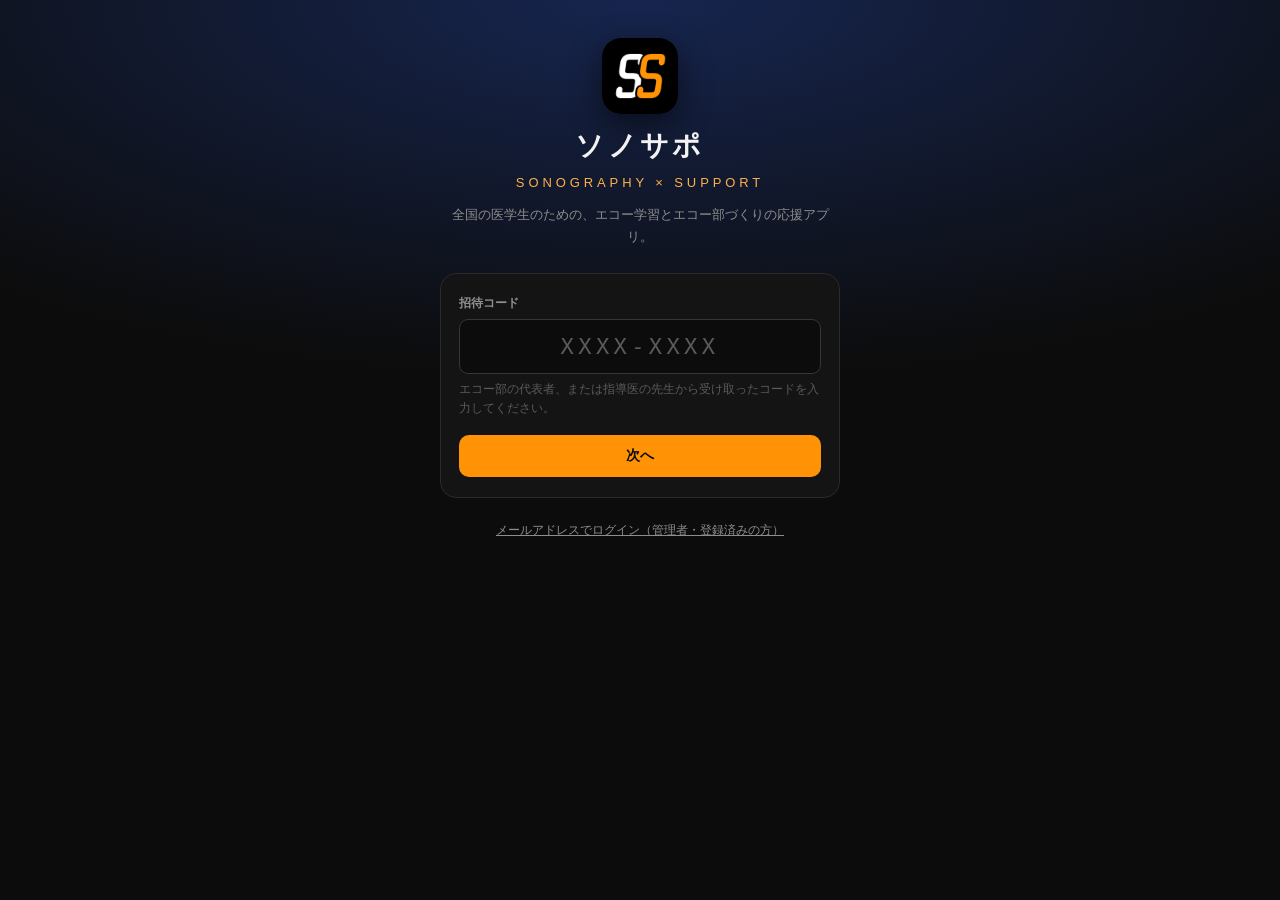
<file: nintei.html>
<!DOCTYPE html>
<html lang="ja">
<head>
<meta charset="UTF-8">
<!-- 安全のための決まり：このアプリが読み込んでよい場所を、自分のサイト・Supabase・Googleフォントだけに限る -->
<meta http-equiv="Content-Security-Policy" content="default-src 'self'; script-src 'self' 'unsafe-inline'; style-src 'self' 'unsafe-inline' https://fonts.googleapis.com; font-src 'self' https://fonts.gstatic.com; img-src 'self' data: blob: https://gurbkfenumknfdnzxiuo.supabase.co; connect-src 'self' https://gurbkfenumknfdnzxiuo.supabase.co wss://gurbkfenumknfdnzxiuo.supabase.co; media-src 'self' blob: https://gurbkfenumknfdnzxiuo.supabase.co; worker-src 'self'; manifest-src 'self'; object-src 'none'; base-uri 'self'; form-action 'self'">
<meta name="viewport" content="width=device-width, initial-scale=1.0, viewport-fit=cover">
<title>認定アプリ | ソノサポ</title>
<link rel="manifest" href="manifest.json">
<meta name="theme-color" content="#0C0C0C">
<meta name="apple-mobile-web-app-capable" content="yes">
<meta name="apple-mobile-web-app-status-bar-style" content="black-translucent">
<link rel="apple-touch-icon" href="assets/apple-touch-icon.png">
<link rel="icon" href="assets/favicon-64.png">
<link rel="preconnect" href="https://fonts.googleapis.com">
<link href="https://fonts.googleapis.com/css2?family=Bebas+Neue&family=Noto+Sans+JP:wght@400;500;700;900&family=JetBrains+Mono:wght@400;600&display=swap" rel="stylesheet">
<link rel="stylesheet" href="common.css">
<script src="vendor/supabase-js-2.117.3.js"></script>
<script src="config.js"></script>
<script src="common.js"></script>
<script>
  // K-PICS 認定アプリのコードをそのまま使うため、ソノサポの接続を同じ名前で渡す
  const _supabase = sb;
</script>
<style>
:root {
  --orange: #FF9305;
  --orange-light: #FFB04D;
  --orange-dark: #C26E00;
  --orange-bg: rgba(255,147,5,0.08);
  --black: #0C0C0C;
  --dark: #141414;
  --card: #1A1A1A;
  --border: #2A2A2A;
  --border-light: #333;
  --text: #F0F0F0;
  --text-muted: #888;
  --text-dim: #555;
  --pass: #3DD68C;
  --pass-bg: rgba(61,214,140,0.1);
  --pass-border: rgba(61,214,140,0.3);
  --keep: #F06060;
  --keep-bg: rgba(240,96,96,0.1);
  --keep-border: rgba(240,96,96,0.3);
  --pending-bg: rgba(255,147,5,0.12);
  --pending-border: rgba(255,147,5,0.35);
}
*{box-sizing:border-box;margin:0;padding:0;}
body{background:var(--black);color:var(--text);font-family:"Noto Sans JP",sans-serif;min-height:100vh;overflow-x:hidden;}
.bebas{font-family:"Bebas Neue",sans-serif;}
.mono{font-family:"JetBrains Mono",monospace;}
.page{display:none;}.page.active{display:block;}

/* NAV */
.nav-title{white-space:nowrap;}
@media (max-width:440px){ body.kp-staff .nav-title{display:none;} }
.nav{background:var(--dark);border-bottom:2px solid var(--orange);position:sticky;top:0;z-index:100;padding:var(--ss-top, env(safe-area-inset-top)) 16px 0;}
.nav-logo{border-radius:8px;}
.nav-home{padding:5px 10px;font-size:11px;font-weight:600;border:1px solid var(--border-light);border-radius:2px;background:transparent;color:var(--text-muted);white-space:nowrap;text-decoration:none;}
#kp-univ-bar{display:none;background:var(--dark);border-bottom:1px solid var(--border);padding:8px 16px;}
#kp-univ-bar.on{display:block;}
#kp-univ-bar .in{max-width:800px;margin:0 auto;display:flex;align-items:center;gap:8px;font-size:12px;color:var(--text-muted);}
#kp-univ-bar select{flex:1;max-width:340px;}
.nav-inner{max-width:800px;margin:0 auto;display:flex;align-items:center;height:54px;gap:12px;}
.nav-logo{height:32px;width:auto;}
.nav-title{font-family:"Bebas Neue",sans-serif;font-size:19px;letter-spacing:.06em;flex:1;white-space:nowrap;overflow:hidden;text-overflow:ellipsis;min-width:0;}
.nav-tab{padding:6px 13px;font-size:12px;font-weight:700;letter-spacing:.05em;border-radius:2px;cursor:pointer;border:1px solid transparent;transition:all .15s;background:transparent;color:var(--text-muted);white-space:nowrap;}
.nav-tab.active{background:var(--orange);color:var(--black);border-color:var(--orange);}
.nav-tab:hover:not(.active){border-color:var(--border-light);color:var(--text);}
@media (max-width:480px){
  .nav-inner{gap:6px;}
  .nav-logo{height:26px;}
  .nav-title{font-size:15px;}
  .nav-tab{padding:5px 8px;font-size:10.5px;}
}

/* BANNER */
.banner{background:var(--dark);border-bottom:1px solid var(--border);padding:10px 16px;}
.banner-inner{max-width:800px;margin:0 auto;display:flex;align-items:center;justify-content:space-between;flex-wrap:wrap;gap:8px;}
.cd-days{font-family:"Bebas Neue",sans-serif;font-size:40px;color:var(--orange);line-height:1;}
.prog-track{flex:1;min-width:160px;max-width:300px;background:var(--border);border-radius:2px;height:10px;overflow:hidden;}
.prog-fill{height:100%;background:linear-gradient(90deg,var(--orange-dark),var(--orange-light));border-radius:2px;transition:width .7s cubic-bezier(.4,0,.2,1);}

.main{max-width:800px;margin:0 auto;padding:16px 16px 40px;}

/* DOMAIN CARD */
.domain-card{background:var(--card);border:1px solid var(--border);border-radius:4px;margin-bottom:8px;overflow:hidden;transition:border-color .2s;}
.domain-card.completed{border-color:var(--pass);box-shadow:0 0 0 1px rgba(61,214,140,.12);}
.domain-header{padding:13px 16px;display:flex;align-items:center;gap:12px;cursor:pointer;user-select:none;transition:background .15s;}
.domain-header:hover{background:rgba(255,255,255,.02);}
.domain-num{font-family:"Bebas Neue",sans-serif;font-size:30px;color:var(--orange);line-height:1;min-width:34px;}
.domain-info{flex:1;min-width:0;}
.domain-name{font-size:15px;font-weight:700;}
.domain-sub{font-size:11px;color:var(--text-muted);margin-top:2px;}
.domain-meta{display:flex;align-items:center;gap:8px;margin-top:5px;flex-wrap:wrap;}
.chevron{transition:transform .25s;color:var(--text-dim);flex-shrink:0;}
.chevron.open{transform:rotate(180deg);}
.domain-body{display:none;border-top:1px solid var(--border);}
.domain-body.open{display:block;}

/* SEMINAR */
.sem-btn{padding:7px 12px;font-size:12px;font-weight:600;border:1px solid var(--border-light);border-radius:2px;background:var(--dark);color:var(--text-muted);cursor:pointer;transition:all .15s;font-family:"Noto Sans JP",sans-serif;}
.sem-btn:hover{border-color:var(--orange);color:var(--orange);}
.sem-btn.selected{background:var(--orange);border-color:var(--orange);color:var(--black);font-weight:700;}

/* SEC LABEL */
.sec-label{font-size:10px;font-weight:700;letter-spacing:.12em;color:var(--orange);text-transform:uppercase;margin:14px 0 8px;display:flex;align-items:center;gap:6px;}
.sec-label::after{content:"";flex:1;height:1px;background:var(--border);}

/* 必須・任意マーク */
.req-row{display:flex;flex-wrap:wrap;gap:5px;margin-top:6px;}
.req-badge{display:inline-block;font-size:9.5px;font-weight:700;letter-spacing:.04em;padding:2px 7px;border-radius:2px;white-space:nowrap;}
.req-badge.req{background:rgba(240,96,96,.14);border:1px solid rgba(240,96,96,.45);color:#F58A8A;}
.req-badge.opt{background:var(--border);border:1px solid var(--border-light);color:var(--text-muted);}
.field.need{border-color:var(--keep);}

/* FIELD */
.field{background:var(--dark);border:1px solid var(--border-light);border-radius:2px;color:var(--text);padding:7px 11px;font-size:13px;width:100%;font-family:"Noto Sans JP",sans-serif;outline:none;transition:border-color .15s;}
.field:focus{border-color:var(--orange);box-shadow:0 0 0 2px rgba(232,160,32,.1);}
.field::placeholder{color:var(--text-dim);}

/* SUBJECT TABS */
.subject-tabs{display:flex;gap:4px;margin-bottom:12px;flex-wrap:wrap;}
.subject-tab{padding:6px 14px;font-size:12px;font-weight:700;border-radius:2px;cursor:pointer;border:1px solid var(--border-light);background:var(--dark);color:var(--text-muted);transition:all .15s;white-space:nowrap;}
.subject-tab:hover{border-color:var(--orange);color:var(--orange);}
.subject-tab.active{background:var(--orange);border-color:var(--orange);color:var(--black);}
.subject-tab.complete{border-color:var(--pass);color:var(--pass);background:var(--pass-bg);}
.subject-tab.active.complete{background:var(--pass);color:var(--black);}
.subject-panel{display:none;}.subject-panel.active{display:block;}

/* IMAGE CARD */
.img-grid{display:grid;grid-template-columns:repeat(auto-fill,minmax(150px,1fr));gap:8px;}
.img-card{background:var(--dark);border:1px solid var(--border);border-radius:3px;overflow:hidden;display:flex;flex-direction:column;}
.img-top{position:relative;aspect-ratio:4/3;background:var(--black);display:flex;align-items:center;justify-content:center;overflow:hidden;cursor:pointer;}
.img-top:hover .upload-hint{opacity:1;}
.upload-hint{position:absolute;inset:0;background:rgba(0,0,0,.55);display:flex;flex-direction:column;align-items:center;justify-content:center;gap:3px;opacity:0;transition:opacity .15s;pointer-events:none;}
.upload-hint span{font-size:10px;color:var(--orange);}
.img-preview{width:100%;height:100%;object-fit:cover;display:none;}
.img-placeholder{display:flex;flex-direction:column;align-items:center;justify-content:center;gap:5px;padding:10px;text-align:center;}
.img-ph-icon{font-size:24px;opacity:.35;}
.img-ph-text{font-size:10px;color:var(--text-dim);line-height:1.4;}
.file-input{position:absolute;inset:0;opacity:0;cursor:pointer;width:100%;height:100%;}
.img-bottom{padding:7px;display:flex;flex-direction:column;gap:4px;}
.img-label{font-size:11px;font-weight:700;line-height:1.3;}

/* STATUS BADGE */
.sbadge{display:inline-flex;align-items:center;gap:3px;padding:2px 6px;border-radius:2px;font-size:10px;font-weight:700;letter-spacing:.04em;font-family:"JetBrains Mono",monospace;}
.s-un{background:var(--border);color:var(--text-muted);border:1px solid var(--border-light);}
.s-pe{background:var(--pending-bg);color:var(--orange-light);border:1px solid var(--pending-border);}
.s-pa{background:var(--pass-bg);color:var(--pass);border:1px solid var(--pass-border);}
.s-ke{background:var(--keep-bg);color:var(--keep);border:1px solid var(--keep-border);}

.feedback{font-size:11px;color:var(--text-muted);border-left:2px solid var(--border-light);padding:3px 7px;font-style:italic;background:var(--black);border-radius:0 2px 2px 0;}
.feedback.pa{border-left-color:var(--pass);color:var(--pass);}
.feedback.ke{border-left-color:var(--keep);color:var(--keep);}
.ref-btn{font-size:9px;background:var(--orange-bg);border:1px solid var(--pending-border);color:var(--orange);padding:2px 6px;border-radius:2px;cursor:pointer;font-weight:700;white-space:nowrap;}

/* MINI STATUS */
.done-badge{display:inline-flex;align-items:center;gap:3px;background:var(--pass-bg);border:1px solid var(--pass-border);color:var(--pass);font-size:10px;font-weight:700;padding:2px 7px;border-radius:2px;}
.tag{display:inline-block;background:var(--border);border:1px solid var(--border-light);color:var(--text-muted);font-size:10px;font-family:"JetBrains Mono",monospace;padding:2px 6px;border-radius:2px;}
.subj-dot{width:6px;height:6px;border-radius:50%;background:var(--border-light);}
.subj-dot.pa{background:var(--pass);}
.subj-dot.ke{background:var(--keep);}
.subj-dot.pe{background:var(--orange);}

/* ENTRY */
.entry-btn{width:100%;padding:17px;font-family:"Bebas Neue",sans-serif;font-size:22px;letter-spacing:.1em;border:none;border-radius:3px;cursor:pointer;transition:all .2s;}
.entry-btn:disabled{background:var(--border);color:var(--text-dim);cursor:not-allowed;}
.entry-btn:not(:disabled){background:var(--orange);color:var(--black);}
.entry-btn:not(:disabled):hover{background:var(--orange-light);transform:translateY(-2px);box-shadow:0 8px 28px rgba(232,160,32,.3);}

/* POPUP */
.popup-overlay{display:none;position:fixed;inset:0;background:rgba(0,0,0,.85);z-index:700;align-items:center;justify-content:center;padding:20px;}
.popup-overlay.open{display:flex;}
.popup-box{background:var(--dark);border:1px solid var(--orange);border-radius:4px;padding:22px;max-width:460px;width:100%;max-height:80vh;overflow-y:auto;}
.popup-close{background:var(--card);border:1px solid var(--border-light);color:var(--text-muted);padding:4px 10px;border-radius:2px;cursor:pointer;font-size:12px;}

/* REVIEWER */
.member-grid{display:grid;grid-template-columns:repeat(auto-fill,minmax(260px,1fr));gap:8px;}
.member-card{background:var(--card);border:1px solid var(--border);border-radius:4px;padding:13px;cursor:pointer;transition:border-color .15s;}
.member-card:hover{border-color:var(--orange);box-shadow:0 0 0 1px rgba(232,160,32,.15);}
.rev-img-grid{display:grid;grid-template-columns:repeat(auto-fill,minmax(140px,1fr));gap:7px;}
.rev-img-card{background:var(--card);border:1px solid var(--border);border-radius:3px;overflow:hidden;}
.rev-img-card.is-pending{border-color:var(--orange);box-shadow:0 0 0 1px rgba(232,160,32,.45);}
.rev-img-top{aspect-ratio:4/3;background:var(--black);display:flex;align-items:center;justify-content:center;overflow:hidden;}
.rev-img-top img{width:100%;height:100%;object-fit:cover;}
.rev-img-bottom{padding:7px;display:flex;flex-direction:column;gap:5px;}
.rev-actions{display:flex;gap:4px;}
.rev-btn{padding:5px 9px;font-size:11px;font-weight:700;border-radius:2px;cursor:pointer;border:1px solid;transition:all .15s;font-family:"Noto Sans JP",sans-serif;}
.rev-pass{background:var(--pass-bg);border-color:var(--pass-border);color:var(--pass);}
.rev-pass:hover{background:var(--pass);color:var(--black);}
.rev-keep{background:var(--keep-bg);border-color:var(--keep-border);color:var(--keep);}
.rev-keep:hover{background:var(--keep);color:#fff;}
.rev-comment{width:100%;background:var(--dark);border:1px solid var(--border-light);color:var(--text);font-size:11px;padding:5px 7px;border-radius:2px;font-family:"Noto Sans JP",sans-serif;outline:none;resize:none;}
.rev-comment:focus{border-color:var(--orange);}

/* MATRIX TABLE */
.matrix-table{border-collapse:collapse;font-size:11px;min-width:100%;}
.matrix-table th{background:var(--dark);border:1px solid var(--border);padding:5px 7px;text-align:center;font-weight:700;white-space:nowrap;position:sticky;top:0;z-index:2;}
.matrix-table th.sticky-col{position:sticky;left:0;z-index:3;background:var(--dark);}
.matrix-table td{border:1px solid var(--border);padding:4px 5px;text-align:center;white-space:nowrap;}
.matrix-table td.sticky-col{position:sticky;left:0;background:var(--card);z-index:1;font-weight:600;text-align:left;padding:4px 8px;}
.matrix-table tr:hover td{background:rgba(255,255,255,.03);}
.matrix-table tr:hover td.sticky-col{background:var(--card);}
.mx-cell{display:inline-block;width:14px;height:14px;border-radius:2px;vertical-align:middle;}
.mx-pass{background:var(--pass);}
.mx-keep{background:var(--keep);}
.mx-pending{background:var(--orange);}
.mx-un{background:var(--border-light);}
.mx-ok{background:var(--pass);color:var(--black);font-size:9px;font-weight:700;padding:1px 4px;border-radius:2px;}
.mx-ng{background:var(--border);color:var(--text-dim);font-size:9px;padding:1px 4px;border-radius:2px;}

::-webkit-scrollbar{width:4px;height:4px;}
@keyframes fadeUp{from{opacity:0;transform:translateY(8px);}to{opacity:1;transform:translateY(0);}}
.fade-up{animation:fadeUp .3s ease both;}

/* ===== ログイン画面 ===== */
#auth-screen{
  display:none; position:fixed; inset:0; background:var(--black);
  z-index:500; align-items:center; justify-content:center; padding:20px;
}
#auth-screen.active{display:flex;}
.auth-box{
  background:var(--dark); border:1px solid var(--border); border-radius:6px;
  padding:28px 24px; width:100%; max-width:380px;
}
.auth-tab-row{display:flex; gap:4px; margin-bottom:20px;}
.auth-tab{
  flex:1; padding:7px; font-size:12px; font-weight:700; border-radius:2px;
  cursor:pointer; border:1px solid var(--border-light);
  background:var(--dark); color:var(--text-muted); transition:all .15s;
}
.auth-tab.active{background:var(--orange); border-color:var(--orange); color:var(--black);}
.auth-field-label{font-size:11px; color:var(--text-muted); margin-bottom:4px; margin-top:12px;}
.auth-error{
  font-size:11px; color:var(--keep); background:var(--keep-bg);
  border:1px solid var(--keep-border); border-radius:2px;
  padding:7px 10px; margin-top:10px; display:none;
}
.auth-error.show{display:block;}
.auth-btn{
  width:100%; margin-top:16px; padding:12px;
  font-family:"Bebas Neue",sans-serif; font-size:18px; letter-spacing:.08em;
  border:none; border-radius:3px; cursor:pointer;
  background:var(--orange); color:var(--black); transition:all .2s;
}
.auth-btn:hover{background:var(--orange-light);}
.auth-btn:disabled{background:var(--border); color:var(--text-dim); cursor:not-allowed;}
</style>
</head>
<body>
<script>SS.earlyCurtain();</script>

<!-- NAV -->
<nav class="nav">
  <div class="nav-inner">
    <img src="assets/icon-192.png" class="nav-logo" alt="SS">
    <div class="nav-title">認定アプリ</div>
    <div style="display:flex;gap:2px;flex-shrink:0;">
      <button class="nav-tab active" id="nav-member-tab" onclick="showPage('member')">部員</button>
      <button class="nav-tab" id="nav-reviewer-tab" onclick="showPage('reviewer')">確認者</button>
      <button class="nav-tab" id="nav-matrix-tab" onclick="showPage('matrix')" style="display:none;">一覧表</button>
      <button class="nav-tab" id="nav-examday-tab" onclick="showPage('examday')" style="display:none;">本番試験</button>
      <button onclick="reloadApp()" title="アプリを最新の状態にします" style="padding:5px 9px;font-size:11px;font-weight:600;border:1px solid var(--border-light);border-radius:2px;background:transparent;color:var(--text-muted);cursor:pointer;white-space:nowrap;">↻ 更新</button>
      <a class="nav-home" href="index.html">ホーム</a>
    </div>
  </div>
</nav>
<!-- 管理者だけ：大学で絞り込む -->
<div id="kp-univ-bar"><div class="in">大学で絞り込み <select class="field" id="kp-univ-filter" onchange="kpSetUnivFilter(this.value)"></select></div></div>

<!-- ===================== MEMBER PAGE ===================== -->
<div id="page-member" class="page active">
  <div class="banner">
    <div class="banner-inner">
      <div>
        <div style="font-size:9px;color:var(--text-dim);text-transform:uppercase;letter-spacing:.1em;margin-bottom:1px;">認定試験まで</div>
        <div style="display:flex;align-items:baseline;gap:5px;">
          <span id="cd-days" class="cd-days">--</span>
          <span id="cd-unit" style="font-size:12px;color:var(--text-muted);">days / <span id="cd-date">----.--.--</span></span>
        </div>
      </div>
      <div style="flex:1;min-width:150px;max-width:280px;">
        <div style="display:flex;justify-content:space-between;margin-bottom:4px;">
          <span style="font-size:10px;color:var(--text-dim);">キー画像 Pass</span>
          <span style="font-size:11px;font-family:'JetBrains Mono',monospace;color:var(--orange);">
            <span id="pass-count">0</span>/<span id="total-count">0</span>
          </span>
        </div>
        <div class="prog-track"><div class="prog-fill" id="prog-fill" style="width:0%"></div></div>
      </div>
    </div>
  </div>

  <div class="main">
    <div style="display:flex;align-items:center;gap:10px;margin-bottom:16px;">
      <div style="width:36px;height:36px;border-radius:50%;background:var(--orange);display:flex;align-items:center;justify-content:center;font-family:'Bebas Neue',sans-serif;font-size:17px;color:var(--black);">？</div>
      <div>
        <div style="font-size:15px;font-weight:700;">読み込み中…</div>
        <div id="profile-year-sub" style="font-size:11px;color:var(--text-muted);">5年生 ・ 部員</div>
      </div>
      <button onclick="editYear()" title="学年を編集" style="margin-left:auto;background:none;border:1px solid var(--border-light);color:var(--text-muted);font-size:11px;padding:4px 10px;border-radius:3px;cursor:pointer;">学年を編集</button>
    </div>

    <div id="carryover-banner"></div>
    <div id="domain-list"></div>

    <div style="margin-top:22px;">
      <button id="entry-btn" class="entry-btn" disabled>⚑ &nbsp; 認定試験にエントリー</button>
      <div id="entry-hint" style="font-size:11px;color:var(--text-dim);text-align:center;margin-top:7px;"></div>
    </div>

    <div id="exam-result-card" style="display:none;margin-top:22px;"></div>
  </div>
</div>

<!-- ===================== REVIEWER PAGE ===================== -->
<div id="page-reviewer" class="page">
  <div class="main">
    <div style="margin-bottom:14px;">
      <div style="font-size:10px;color:var(--orange);text-transform:uppercase;letter-spacing:.1em;margin-bottom:3px;">確認者モード</div>
      <div style="font-size:18px;font-weight:700;">提出画像の判定</div>
      <div style="font-size:12px;color:var(--text-muted);margin-top:3px;">部員を選択して提出画像を判定してください。</div>
    </div>
    <div id="reviewer-summary"></div>
    <div class="member-grid" id="member-list"></div>
    <div id="review-area" style="display:none;margin-top:16px;">
      <div style="display:flex;align-items:center;justify-content:space-between;margin-bottom:12px;">
        <div>
          <div id="review-name" style="font-size:16px;font-weight:700;"></div>
          <div id="review-sub" style="font-size:11px;color:var(--text-muted);">提出画像一覧</div>
        </div>
        <button onclick="closeReview()" style="font-size:11px;background:var(--card);border:1px solid var(--border-light);color:var(--text-muted);padding:5px 11px;border-radius:2px;cursor:pointer;">← 戻る</button>
      </div>
      <div id="review-domain-list"></div>
    </div>
  </div>
</div>

<!-- ===================== MATRIX PAGE ===================== -->
<div id="page-matrix" class="page">
  <div class="main" style="padding-bottom:40px;">
    <div style="margin-bottom:14px;display:flex;align-items:center;justify-content:space-between;flex-wrap:wrap;gap:8px;">
      <div>
        <div style="font-size:10px;color:var(--orange);text-transform:uppercase;letter-spacing:.1em;margin-bottom:3px;">確認者モード</div>
        <div style="font-size:18px;font-weight:700;">部員 進捗一覧表</div>
        <div style="font-size:12px;color:var(--text-muted);margin-top:3px;">全部員の提出状況をひと目で確認できます。判定待ちがある人が上に並びます。</div>
        <div id="matrix-cohort-legend" style="display:flex;gap:12px;flex-wrap:wrap;margin-top:7px;"></div>
      </div>
      <div style="display:flex;gap:6px;flex-wrap:wrap;">
        <div style="display:flex;align-items:center;gap:4px;font-size:10px;color:var(--text-muted);">
          <span style="display:inline-block;width:10px;height:10px;border-radius:2px;background:var(--pass);"></span>Pass
        </div>
        <div style="display:flex;align-items:center;gap:4px;font-size:10px;color:var(--text-muted);">
          <span style="display:inline-block;width:10px;height:10px;border-radius:2px;background:var(--keep);"></span>Keep
        </div>
        <div style="display:flex;align-items:center;gap:4px;font-size:10px;color:var(--text-muted);">
          <span style="display:inline-block;width:10px;height:10px;border-radius:2px;background:var(--orange);"></span>判定待ち
        </div>
        <div style="display:flex;align-items:center;gap:4px;font-size:10px;color:var(--text-muted);">
          <span style="display:inline-block;width:10px;height:10px;border-radius:2px;background:var(--border-light);"></span>未提出
        </div>
      </div>
    </div>
    <div id="matrix-container" style="overflow-x:auto;"></div>

    <div style="margin-top:34px;padding-top:20px;border-top:1px solid var(--border-light);">
      <div style="display:flex;align-items:center;justify-content:space-between;gap:10px;flex-wrap:wrap;">
        <div>
          <div style="font-size:10px;color:var(--orange);text-transform:uppercase;letter-spacing:.1em;margin-bottom:3px;">保管容量の管理</div>
          <div style="font-size:13px;font-weight:700;">提出画像の使用量</div>
        </div>
        <button onclick="loadStorageUsage()" style="background:transparent;border:1px solid var(--border-light);
          color:var(--text-muted);padding:6px 13px;border-radius:2px;font-size:11.5px;cursor:pointer;
          font-family:'Noto Sans JP',sans-serif;white-space:nowrap;">使用量を調べる</button>
      </div>
      <div style="font-size:11px;color:var(--text-dim);margin-top:7px;line-height:1.75;">
        無料で使える保管容量は 1GB です。容量が足りなくなったら、卒業した部員の画像から消してください。
        画像を消しても、Pass判定・試験結果・認定証は残ります。<br>
        <span style="color:var(--orange-light);">「途中」の部員は、次の試験で続きから再開できるように画像を残しています。できるだけ消さないでください。</span>
      </div>
      <div id="storage-usage" style="margin-top:14px;"></div>
    </div>
  </div>
</div>

<!-- ===================== EXAM DAY PAGE（確認者専用・当日実技チェック） ===================== -->
<div id="page-examday" class="page">
  <div class="main">
    <div style="margin-bottom:14px;">
      <div style="font-size:10px;color:var(--orange);text-transform:uppercase;letter-spacing:.1em;margin-bottom:3px;">確認者モード</div>
      <div style="font-size:18px;font-weight:700;">認定試験 当日評価</div>
      <div style="font-size:12px;color:var(--text-muted);margin-top:3px;">受験者名をタップして、実技を見ながらその場でチェックしてください。全項目チェックで合格・バッジ贈呈となります。</div>
    </div>
    <div style="display:flex;gap:8px;align-items:center;flex-wrap:wrap;margin-bottom:12px;">
      <button id="examday-refresh" onclick="refreshExamData()"
        style="background:var(--orange);color:var(--black);border:none;padding:8px 16px;
        border-radius:3px;font-size:12px;font-weight:700;cursor:pointer;
        font-family:'Noto Sans JP',sans-serif;">↻ 最新に更新</button>
      <button onclick="toggleExamShowAll()"
        style="background:transparent;color:var(--text-muted);border:1px solid var(--border-light);
        padding:8px 14px;border-radius:3px;font-size:12px;cursor:pointer;
        font-family:'Noto Sans JP',sans-serif;">資格外の部員も表示</button>
    </div>
    <div style="font-size:11px;color:var(--text-dim);margin-bottom:12px;line-height:1.6;">
      他の確認者が別のブースで入れたチェックは、この「最新に更新」を押すと反映されます。
    </div>
    <div class="member-grid" id="examday-member-list"></div>
  </div>
</div>

<div class="popup-overlay" id="examday-modal-overlay" onclick="closeExamDayOutside(event)">
  <div class="popup-box fade-up" style="max-width:640px;">
    <div style="display:flex;justify-content:space-between;align-items:start;margin-bottom:13px;">
      <div>
        <div style="font-size:9px;color:var(--orange);text-transform:uppercase;letter-spacing:.1em;margin-bottom:3px;">本番試験チェック</div>
        <div id="examday-name" style="font-size:17px;font-weight:700;"></div>
      </div>
      <button class="popup-close" onclick="closeExamDay()">✕</button>
    </div>
    <div id="examday-booth-list" style="display:flex;gap:8px;flex-wrap:wrap;margin-bottom:16px;"></div>
    <div id="examday-checklist"></div>
  </div>
</div>

<div class="popup-overlay" id="ref-popup" onclick="closeRefOutside(event)">
  <div class="popup-box fade-up">
    <div style="display:flex;justify-content:space-between;align-items:start;margin-bottom:13px;">
      <div>
        <div style="font-size:9px;color:var(--orange);text-transform:uppercase;letter-spacing:.1em;margin-bottom:3px;">評価基準</div>
        <div style="font-size:16px;font-weight:700;" id="ref-title"></div>
      </div>
      <button class="popup-close" onclick="closeRef()">✕</button>
    </div>
    <div id="ref-body"></div>
  </div>
</div>

<script>
// ================================================================
// DOMAIN & REF DATA
// ================================================================
const DOMAINS = [
  {
    id:"basic", name:"基本のキ", icon:"🔰",
    subtitle:"エコーの基本操作（セミナー受講のみ）",
    views:[],
    isSeminarOnly:true,   // 画像提出なし・セミナー受講だけ
  },
  {
    id:"cardiac", name:"心臓", icon:"❤️",
    subtitle:"心エコー（5断面）",
    imageRequired:true,   // 受験条件：3被検者ぶん全Pass
    views:[
      {id:"ivc",        label:"IVC",                    refKey:"ivc"},
      {id:"plax",       label:"傍胸骨左縁長軸像",         refKey:"plax"},
      {id:"psax",       label:"傍胸骨左縁短軸像",         refKey:"psax"},
      {id:"a4c",        label:"心尖部四腔像",             refKey:"a4c"},
      {id:"s4c",        label:"心窩部四腔像",             refKey:"s4c"},
    ]
  },
  {
    id:"lung", name:"肺・下肢静脈", icon:"🫁",
    subtitle:"肺（4断面）＋ 膝窩静脈（圧迫前後）",
    imageRequired:true,
    views:[
      {id:"lung_ra",    label:"肺（前胸部上部・右）",      refKey:"lung"},
      {id:"lung_la",    label:"肺（前胸部上部・左）",      refKey:"lung"},
      {id:"lung_rb",    label:"肺（側胸部下部・右）",      refKey:"lung"},
      {id:"lung_lb",    label:"肺（側胸部下部・左）",      refKey:"lung"},
      {id:"dvt_before", label:"膝窩静脈（圧迫前）",       refKey:"dvt"},
      {id:"dvt_after",  label:"膝窩静脈（圧迫後）",       refKey:"dvt"},
    ]
  },
  {
    id:"abdomen", name:"腹部", icon:"🩻",
    subtitle:"FAST（3断面）＋ 胆嚢 ＋ 腎臓（右・左）＋ 腹部大動脈",
    imageRequired:true,
    views:[
      {id:"fast_epigastric", label:"FAST 心窩部",    refKey:"fast_epigastric"},
      {id:"fast_morison",    label:"FAST モリソン窩", refKey:"fast_morison"},
      {id:"fast_spleen",     label:"FAST 脾周囲",    refKey:"fast_spleen"},
      {id:"gallbladder",     label:"胆嚢",           refKey:"gallbladder"},
      {id:"kidney_r",        label:"腎臓（右）",     refKey:"kidney"},
      {id:"kidney_l",        label:"腎臓（左）",     refKey:"kidney"},
      {id:"aorta",           label:"腹部大動脈",     refKey:"aorta"},
    ]
  },
];

const REFS = {
  fast_epigastric:{title:"FAST 心窩部断面",   points:[]},
  fast_morison:   {title:"FAST モリソン窩",   points:[]},
  fast_spleen:    {title:"FAST 脾周囲断面",   points:[]},
  gallbladder:    {title:"胆嚢",              points:[]},
  kidney:         {title:"腎臓",              points:[]},
  aorta:          {title:"腹部大動脈",        points:[]},
  ivc:            {title:"IVC（下大静脈）",   points:[]},
  plax:           {title:"傍胸骨左縁長軸像", points:[]},
  psax:           {title:"傍胸骨左縁短軸像", points:[]},
  a4c:            {title:"心尖部四腔像",      points:[]},
  s4c:            {title:"心窩部四腔像",      points:[]},
  lung:           {title:"肺エコー",          points:[]},
  dvt:            {title:"膝窩静脈（DVT評価）",points:[]},
  puncture:       {title:"エコーガイド下血管穿刺",points:[]},
  bowel_tbd:      {title:"排泄ケアエコー",    points:[]},
};

// ================================================================
// 認定試験 当日チェックリスト（確認者が実技を見ながらチェックする項目）
// ================================================================
const EXAM_BOOTHS = [
  {
    id:"booth_abdomen", name:"①腹部ブース", icon:"🫁",
    common:[
      {id:"c1", label:"プローブを当てる前に声がけができる"},
      {id:"c2", label:"適切なプローブ・プリセットを選択できる"},
    ],
    sections:[
      {id:"fast_epi", name:"FAST－心窩部", items:[
        {id:"d1", label:"扇動走査で心膜面全体を描出できる"},
        {id:"d2", label:"必要時に深吸気を活用できる"},
        {id:"e1", label:"心膜液の有無を評価できる（心膜液貯留なしとコメントできる）"},
      ]},
      {id:"fast_morison", name:"FAST－モリソン窩", items:[
        {id:"d1", label:"扇動走査でモリソン窩を描出できる"},
        {id:"d2", label:"呼吸指示でCurtain signを描出できる"},
        {id:"e1", label:"モリソン窩の腹水の有無を評価できる（モリソン窩に腹水なしとコメントできる）"},
        {id:"e2", label:"胸水の有無を評価できる（Curtain signがあるので胸水なしとコメントできる）"},
      ]},
      {id:"fast_spleen", name:"FAST－脾周囲", items:[
        {id:"d1", label:"扇動走査で脾周囲を描出できる"},
        {id:"d2", label:"呼吸でCurtain signを描出できる"},
        {id:"e1", label:"脾周囲の腹水の有無を評価できる（脾周囲に腹水なしとコメントできる）"},
        {id:"e2", label:"胸水の有無を評価できる（Curtain signがあるので胸水なしとコメントできる）"},
      ]},
      {id:"aorta", name:"腹部大動脈", items:[
        {id:"d1", label:"横断像で腹部大動脈を描出できる"},
        {id:"d2", label:"心窩部から総腸骨動脈分岐部まで連続して描出できる"},
        {id:"e1", label:"腹部大動脈瘤（AAA）の有無を評価できる（腹部大動脈瘤なしとコメントできる）"},
        {id:"e2", label:"大動脈解離内膜（Intimal flap）の有無を評価できる（解離内膜なしとコメントできる）"},
        {id:"e3", label:"総腸骨動脈分岐部まで観察できている"},
      ]},
      {id:"gallbladder", name:"胆嚢", items:[
        {id:"d1", label:"扇動走査で胆嚢全体（端から端まで）を描出できる"},
        {id:"d2", label:"必要時に左側臥位・深吸気を活用できる"},
        {id:"e1", label:"胆嚢腫大（>40mm）の有無を評価できる（胆嚢腫大なしとコメントできる）"},
        {id:"e2", label:"壁肥厚（>4mm）の有無を評価できる（壁肥厚なしとコメントできる）"},
        {id:"e3", label:"結石の有無を評価できる（結石なしとコメントできる）"},
      ]},
      {id:"kidney_r", name:"腎臓（右）", items:[
        {id:"d1", label:"扇動走査で腎長軸像を描出できる"},
        {id:"e1", label:"腎盂拡大（水腎症）の有無を評価できる（腎盂拡大なしとコメントできる）"},
      ]},
      {id:"kidney_l", name:"腎臓（左）", items:[
        {id:"d1", label:"扇動走査で腎長軸像を描出できる"},
        {id:"e1", label:"腎盂拡大（水腎症）の有無を評価できる（腎盂拡大なしとコメントできる）"},
      ]},
    ]
  },
  {
    id:"booth_cardiac", name:"②心臓ブース（FoCUS）", icon:"❤️",
    common:[
      {id:"c1", label:"プローブを当てる前に声がけができる"},
      {id:"c2", label:"適切なプローブ・プリセットを選択できる"},
    ],
    sections:[
      {id:"ivc", name:"心窩部IVC", items:[
        {id:"d1", label:"心窩部IVCをIVCが最も太い部位で描出できる"},
        {id:"d2", label:"右房合流部を描出できる"},
        {id:"d3", label:"プローブの向きが正しい（左－尾側、右－頭側）"},
        {id:"e1", label:"IVC径を評価できる（IVC拡大なしとコメントできる）"},
        {id:"e2", label:"IVC径を評価できる（IVC虚脱なしとコメントできる）"},
        {id:"e3", label:"呼吸性変動を評価できる（呼吸性変動ありとコメントできる）"},
      ]},
      {id:"s4c", name:"心窩部四腔像", items:[
        {id:"d1", label:"心窩部四腔像を描出できる"},
        {id:"d2", label:"心窩部から心膜面を描出できる"},
        {id:"d3", label:"必要時に深吸気を活用できる"},
        {id:"e1", label:"心膜液の有無を評価できる（心膜液なしとコメントできる）"},
        {id:"e2", label:"左右心室のバランスを評価できる（右室：左室＝2：3に問題なしとコメントできる）"},
      ]},
      {id:"plax", name:"傍胸骨左室長軸像", items:[
        {id:"d1", label:"左房・左室・大動脈を描出できる"},
        {id:"e1", label:"心膜液の有無を評価できる（心膜液なしとコメントできる）"},
        {id:"e2", label:"左室収縮能を評価できる（左室収縮に問題なしとコメントできる）"},
        {id:"e3", label:"左室拡大の有無を評価できる（左室拡大なしとコメントできる）"},
      ]},
      {id:"psax", name:"傍胸骨左室短軸像", items:[
        {id:"d1", label:"乳頭筋レベルで円形に描出できる"},
        {id:"e1", label:"心膜液の有無を評価できる（心膜液なしとコメントできる）"},
        {id:"e2", label:"左室収縮能を評価できる（左室収縮に問題なしとコメントできる）"},
        {id:"e3", label:"D-shapeの有無を評価できる（D-shapeなし〈右室拡大なし〉とコメントできる）"},
      ]},
      {id:"a4c", name:"心尖部四腔像", items:[
        {id:"d1", label:"心尖部四腔像を描出できる（斜めギリでもよし）"},
        {id:"e1", label:"心膜液の有無を評価できる（心膜液なしとコメントできる）"},
        {id:"e2", label:"左室収縮能を評価できる（左室収縮に問題なしとコメントできる）"},
        {id:"e3", label:"左右心室のバランスを評価できる（右室：左室＝2：3に問題なしとコメントできる）"},
      ]},
    ]
  },
  {
    id:"booth_lung_vessel", name:"③肺・下肢静脈ブース", icon:"🔬",
    common:[
      {id:"c1", label:"プローブを当てる前に声がけができる"},
      {id:"c2", label:"適切なプローブ・プリセットを選択できる"},
    ],
    sections:[
      {id:"lung_ra", name:"肺－右前胸部上部", items:[
        {id:"d1", label:"バッドサインを描出できる"},
        {id:"d2", label:"胸膜ラインを描出できる"},
        {id:"d3", label:"Lung slidingを描出できる"},
        {id:"e1", label:"Lung slidingを評価できる（Lung slidingありとコメントできる）"},
        {id:"e2", label:"B lineの有無を評価できる（B lineなしとコメントできる）"},
        {id:"e3", label:"胸水の評価ができる（胸水なしとコメントできる）"},
      ]},
      {id:"lung_la", name:"肺－左前胸部上部", items:[
        {id:"d1", label:"バッドサインを描出できる"},
        {id:"d2", label:"胸膜ラインを描出できる"},
        {id:"d3", label:"Lung slidingを描出できる"},
        {id:"e1", label:"Lung slidingを評価できる（Lung slidingありとコメントできる）"},
        {id:"e2", label:"B lineの有無を評価できる（B lineなしとコメントできる）"},
        {id:"e3", label:"胸水の評価ができる（胸水なしとコメントできる）"},
      ]},
      {id:"lung_rb", name:"肺－右側胸部下部", items:[
        {id:"d1", label:"バッドサインを描出できる"},
        {id:"d2", label:"胸膜ラインを描出できる"},
        {id:"d3", label:"Lung slidingを描出できる"},
        {id:"d4", label:"呼吸指示をして右側（肝臓側）のCurtain signを描出できる（肝臓と肺が両方見える高さで）"},
        {id:"e1", label:"Lung slidingを評価できる（Lung slidingありとコメントできる）"},
        {id:"e2", label:"B lineの有無を評価できる（B lineなしとコメントできる）"},
        {id:"e3", label:"胸水の有無を評価できる（Curtain signがあるので胸水なしとコメントできる）"},
      ]},
      {id:"lung_lb", name:"肺－左側胸部下部", items:[
        {id:"d1", label:"バッドサインを描出できる"},
        {id:"d2", label:"胸膜ラインを描出できる"},
        {id:"d3", label:"Lung slidingを描出できる"},
        {id:"d4", label:"呼吸指示をして左側（脾臓側）のCurtain signを描出できる（脾臓と肺が両方見える高さで）"},
        {id:"e1", label:"Lung slidingを評価できる（Lung slidingありとコメントできる）"},
        {id:"e2", label:"B lineの有無を評価できる（B lineなしとコメントできる）"},
        {id:"e3", label:"胸水の有無を評価できる（Curtain signがあるので胸水なしとコメントできる）"},
      ]},
      {id:"dvt", name:"膝窩静脈", items:[
        {id:"d1", label:"膝窩静脈を描出できる"},
        {id:"d2", label:"圧迫走査による静脈の虚脱を描出できる"},
        {id:"e1", label:"血栓の有無を評価できる（膝窩静脈に血栓なしとコメントできる）"},
      ]},
    ]
  },
];

// 学年に応じて対象となるチェック項目一覧を返す（穿刺セクションはStudent Doctorのみ）
function examBoothItems(booth, memberYear){
  const isSD = (memberYear||0) >= 5;
  const items = booth.common.map(i => ({key:`common__${i.id}`, sectionName:"共通項目", label:i.label}));
  booth.sections.forEach(sec => {
    if(sec.studentDoctorOnly && !isSD) return;
    sec.items.forEach(i => items.push({key:`${sec.id}__${i.id}`, sectionName:sec.name, label:i.label}));
  });
  return items;
}

// ================================================================
// STATE
// ================================================================
const MEMBERS = []; // ログイン時にSupabaseの実データで構築される

// ================================================================
// 前の期の記録を引き継ぐための仕組み（途中で休んだ人も、次の期に続きから再開できる）
//
//  セミナー受講は seminar_idx に「期の番号×10 ＋ 日程の番号」で保存している
//    0〜9   … 第0期（2026年8月期）
//    10〜19 … 第1期（2027年3月期）  ← 今の期（KP_CONFIG.termNo = 1）
//    20〜29 … 第2期（次の期） …
//  今の期より前の受講記録は「受講済み」として数え、そのまま引き継ぐ。
//  画像・撮像日・練習記録は期に関係なく保存されているので、消さない限り残る。
//
//  ★ 次の期に移るとき ★
//   1. 下の SEMINAR_HISTORY に、今の DOMAINS の seminarDates をコピーして
//      「今の期の番号」で追加する（例：1: {name:"2027年3月期", dates:{...}}）
//   2. KP_CONFIG.termNo を +1 する
//   3. DOMAINS の seminarDates を新しい日程に書き換える
//
//  ※第0期の「心臓・肺・下肢静脈」は第1期から「心臓」「肺・下肢静脈」に分かれたので、
//    第0期の受講・撮像日・画像は両方に反映する
// ================================================================
const SEMINAR_HISTORY = {
  0: { name:"8月期", dates:{
    abdomen:["6/10（水）","6/16（火）","個別レクチャー"],
    cardiac:["6/30（火）","7/7（火）","個別レクチャー"],
    vascular:["6/23（火）","7/15（水）","個別レクチャー"],
    bowel:["7/1（水）","7/28（火）","個別レクチャー"],
  }},
};
function kpSemOffset(){ return KP_CONFIG.termNo*10; }
function kpTermName(term){ return SEMINAR_HISTORY[term]?.name || '前の期'; }
function kpLegacyViewDomain(domainId, viewId){
  // 前回は肺・下肢静脈の画像も domain_id="cardiac" で保存されていた
  if(domainId==='cardiac' && /^(lung_|dvt_)/.test(viewId||'')) return 'lung';
  return domainId;
}
// 画像の行を新しい分類に直し、同じ場所に前回分と今回分があれば今回分を優先する
function kpNormSubmissions(rows, defaultUid){
  const best = new Map();
  rows.forEach(row=>{
    const uid = row.uid || defaultUid;
    const d = kpLegacyViewDomain(row.domain_id, row.view_id);
    const key = `${uid}|${d}|${row.subject_idx}|${row.view_id}`;
    const legacy = d!==row.domain_id;
    const cur = best.get(key);
    if(!cur || (cur.legacy && !legacy)) best.set(key,{uid,d,row,legacy});
  });
  return Array.from(best.values());
}
function seminarDone(uid,domainId){
  const p=PROGRESS[uid]?.[domainId];
  return !!(p && p.seminarDate);
}
// 受講日の表示（例：11/4（水））
function kpFmtDate(ds){
  if(!ds) return '';
  const d=new Date(ds+'T00:00:00');
  if(isNaN(d)) return ds;
  return `${d.getMonth()+1}/${d.getDate()}（${'日月火水木金土'[d.getDay()]}）`;
}
function seminarLabel(uid,domain){
  const p=PROGRESS[uid]?.[domain.id];
  return (p && p.seminarDate) ? kpFmtDate(p.seminarDate)+' 受講' : null;
}
// 必須・任意のマーク
function reqBadgesHTML(domain){
  const b=(t,c)=>`<span class="req-badge ${c}">${t}</span>`;
  let h=b('セミナー 必須','req');
  if(domain.imageRequired) h+=b('画像Pass 必須','req');
  else if(domain.id==='vascular') h+=b('練習記録 任意（Student Doctor）','opt');
  else if(domain.views && domain.views.length) h+=b('画像 任意（自主練）','opt');
  return `<div class="req-row">${h}</div>`;
}

const PROGRESS = {};
function initProgress() {
  MEMBERS.forEach(m => {
    if(PROGRESS[m.uid]) return;
    PROGRESS[m.uid] = {};
    DOMAINS.forEach(d => {
      if(d.isSimplePractice){
        // 血管穿刺：被検者なし、練習日だけ（最初3枠）
        PROGRESS[m.uid][d.id] = {
          seminarDate: null,
          simpleDates: ["","",""], // 練習日（3回＋追加可能）
        };
      } else {
        PROGRESS[m.uid][d.id] = {
          seminarDate: null,
          subjects: [0,1,2].map(() => ({
            name: "",
            views: Object.fromEntries(d.views.map(v => [v.id, {status:"unsubmitted", feedback:"", fileDataUrl:null}])),
            practiceDates: ["","",""],
          }))
        };
      }
    });
  });
}

// ================================================================
// HELPERS
// ================================================================
const SL = {unsubmitted:"未提出", pending:"判定待ち", pass:"Pass", keep:"Keep Trying"};
const SC = {unsubmitted:"sbadge s-un", pending:"sbadge s-pe", pass:"sbadge s-pa", keep:"sbadge s-ke"};

// 進捗バー・確認者一覧に出すのは「受験条件になっている画像（心臓・肺/下肢静脈・腹部）」だけ
function totalViews(){ return entryTotalViews(); }
function passCount(uid){ return entryPassCount(uid); }
function practiceComplete(uid,domainId){
  const prog=PROGRESS[uid]?.[domainId];
  if(!prog) return false;
  const d=DOMAINS.find(x=>x.id===domainId);
  if(d.isSimplePractice){
    return (prog.simpleDates||[]).filter(dt=>dt.trim()!=="").length >= 3;
  }
  return prog.subjects.every(s => (s.practiceDates||[]).filter(dt=>dt.trim()!=="").length >= 3);
}
// 受験条件：4つのセミナー（基本のキ／心臓／肺・下肢静脈／腹部）を各1回受講
function requiredSeminarDomains(){ return DOMAINS; }
function seminarCount(uid){ return requiredSeminarDomains().filter(d => seminarDone(uid,d.id)).length; }

// 受験資格の画像Passの対象は imageRequired:true のドメイン（心臓・肺/下肢静脈・腹部）。
// 排泄ケアの画像は任意の自主練、血管穿刺の練習は任意（Student Doctorのみ）。
function entryDomains(){ return DOMAINS.filter(d=>d.imageRequired); }
function entryTotalViews(){ return entryDomains().reduce((a,d) => a + d.views.length * 3, 0); }
function entryPassCount(uid){
  let n=0;
  entryDomains().forEach(d => PROGRESS[uid]?.[d.id]?.subjects.forEach(s =>
    d.views.forEach(v => { if(s.views[v.id]?.status==="pass") n++; })
  ));
  return n;
}
function canEntry(uid){
  if(!PROGRESS[uid]) return false;
  const imagePassed = entryPassCount(uid)===entryTotalViews();
  const seminarsOK = seminarCount(uid)===requiredSeminarDomains().length; // 4セミナー全て必須
  return imagePassed && seminarsOK;
}
function subjectAllPass(uid,domainId,si){
  const d = DOMAINS.find(x=>x.id===domainId);
  if(d.isSimplePractice || d.isSeminarOnly) return false; // subjectタブなし
  if(d.isPracticeLog){
    const prog=PROGRESS[uid]?.[domainId];
    return (prog?.subjects[si]?.practiceDates||[]).filter(dt=>dt.trim()!=="").length >= 3;
  }
  return d.views.every(v => PROGRESS[uid]?.[domainId]?.subjects[si]?.views[v.id]?.status==="pass");
}
function domainPassCount(uid,domainId){
  const d = DOMAINS.find(x=>x.id===domainId);
  if(d.isSeminarOnly) return {n:1, total:1};   // 画像なし。セミナー受講だけで完了扱い
  if(d.isSimplePractice){
    return {n: practiceComplete(uid,domainId)?1:0, total:1};
  }
  if(d.isPracticeLog){
    const ok = practiceComplete(uid,domainId);
    return {n: ok?1:0, total:1};
  }
  let n=0, total=d.views.length*3;
  PROGRESS[uid]?.[domainId]?.subjects.forEach(s => d.views.forEach(v => { if(s.views[v.id]?.status==="pass") n++; }));
  return {n, total};
}

// ================================================================
// 認定試験 当日チェック結果（確認者が入力する）
// EXAM_RESULTS[uid][boothId] = { items:{itemKey:bool}, comment:string }
// ================================================================
const EXAM_RESULTS = {};
function initExamResults(){
  MEMBERS.forEach(m => {
    if(!EXAM_RESULTS[m.uid]) EXAM_RESULTS[m.uid]={};
    EXAM_BOOTHS.forEach(b => {
      if(!EXAM_RESULTS[m.uid][b.id]) EXAM_RESULTS[m.uid][b.id]={items:{},comment:""};
    });
  });
}
function examMemberYear(uid){
  return MEMBERS.find(m=>m.uid===uid)?.year || 0;
}
function examBoothPassed(uid, boothId){
  const booth=EXAM_BOOTHS.find(b=>b.id===boothId);
  const items=examBoothItems(booth, examMemberYear(uid));
  const result=EXAM_RESULTS[uid]?.[boothId];
  if(!result) return false;
  // 2段階評価（自立=2／助言あり=1）どちらでも「実施済み」として合否判定する
  return items.length>0 && items.every(i => (result.items[i.key]||0)>0);
}
function examAllPassed(uid){
  return EXAM_BOOTHS.every(b => examBoothPassed(uid, b.id));
}
function examHasAnyRecord(uid){
  const r=EXAM_RESULTS[uid];
  if(!r) return false;
  return EXAM_BOOTHS.some(b => {
    const br=r[b.id];
    if(!br) return false;
    // 2段階評価（1=助言／2=自立）なので「0より大きい」で判定する
    return Object.values(br.items).some(v=>(v||0)>0) || (br.comment||"").trim()!=="";
  });
}

// ================================================================
// ★★★ ここだけ書き換えれば次回の試験に使えます ★★★
//
//  KP_CONFIG.examDateTime … 次の認定試験の日時（カウントダウンに使う）
//  KP_CONFIG.examDateLabel… 画面に出す表示（受験票などに使う）
//  KP_CONFIG.keepDays     … 合格から何日で提出画像を自動削除するか
//
//  例）2027年2月14日(日)9時に試験をするなら
//      examDateTime : "2027-02-14T09:00:00"
//      examDateLabel: "2027年2月14日（日）"
// ================================================================
const KP_CONFIG = {
  // 認定試験の日時。決まったら "2027-03-24T09:00:00" のように入れる（null のあいだは「未定」と表示）
  examDateTime : null,
  examDateLabel: "日程未定",
  keepDays     : 30,
  termNo       : 1,
  // 登録時期ごとの色分け（いまは使わない。必要になったら K-PICS 版と同じ形で足す）
  cohorts: [],
};

function kpMemberFromProfile(p){
  // 管理者は全大学の部員を見るので、名前のうしろに大学名をつける
  const u = (SS.isAdmin() && p.university_id) ? KP_UNIVS[p.university_id] : null;
  const name = (p.name || '名前未設定') + (u ? '（' + (u.short_name || u.name) + '）' : '');
  return { uid:p.id, name, year:p.year||'', createdAt:p.created_at||null, certified:!!p.is_certified, univ:p.university_id };
}
let KP_ALL_PROFILES = [], KP_UNIV_FILTER = '', KP_UNIVS = {};
async function kpFetchMembers(){
  const {data,error}=await _supabase.from('profiles').select('*').eq('role','member').order('name');
  if(error) throw error;
  KP_ALL_PROFILES = data || [];
  kpApplyUnivFilter();
}
function kpApplyUnivFilter(){
  MEMBERS.length=0;
  KP_ALL_PROFILES.filter(p => !KP_UNIV_FILTER || String(p.university_id) === KP_UNIV_FILTER)
    .forEach(p => MEMBERS.push(kpMemberFromProfile(p)));
  initProgress();
  initExamResults();
}
function kpSetUnivFilter(v){
  KP_UNIV_FILTER = v || '';
  kpApplyUnivFilter();
  renderMemberList(); renderMatrix(); renderExamDayMemberList();
  const ra=document.getElementById('review-area'); if(ra) ra.style.display='none';
}
function kpUnivBarVisible(page){
  const bar=document.getElementById('kp-univ-bar');
  if(bar) bar.classList.toggle('on', SS.isAdmin() && page!=='member');
}

// ================================================================
// 登録時期のグループ分け
// ================================================================
const KP_COHORT_UNKNOWN = { label:"登録日不明", color:"#666666", idx:99 };
function kpCohort(m){
  if(!m || !m.createdAt) return KP_COHORT_UNKNOWN;
  const t=new Date(m.createdAt).getTime();
  const list=KP_CONFIG.cohorts;
  for(let i=0;i<list.length;i++){
    if(list[i].until===null || t<=new Date(list[i].until).getTime()) return {...list[i], idx:i};
  }
  return KP_COHORT_UNKNOWN;
}
function kpCohortChip(m){ return '';
}
function kpCohortChipUnused(m){
  const c=kpCohort(m);
  return `<span style="display:inline-flex;align-items:center;gap:4px;font-size:9.5px;color:${c.color};white-space:nowrap;">
    <span style="width:7px;height:7px;border-radius:50%;background:${c.color};display:inline-block;"></span>${c.label}</span>`;
}
function kpCohortLegend(){ return '';
}
function kpCohortLegendUnused(){
  const items=[...KP_CONFIG.cohorts.map((c,i)=>({...c,idx:i}))];
  if(MEMBERS.some(m=>!m.createdAt)) items.push(KP_COHORT_UNKNOWN);
  return items.map(c=>`<span style="display:inline-flex;align-items:center;gap:5px;font-size:10.5px;color:var(--text-muted);white-space:nowrap;">
    <span style="width:10px;height:10px;border-radius:2px;background:${c.color};display:inline-block;"></span>${c.label}</span>`).join('');
}

// ================================================================
// 判定待ち（画像は提出済み・確認者がまだ判定していない）の数え方
// ================================================================
function kpPendingInfo(uid){
  let n=0, oldest=null;
  const prog=PROGRESS[uid];
  if(!prog) return {n,oldest};
  DOMAINS.forEach(d=>{
    if(!d.views || d.views.length===0 || !prog[d.id]?.subjects) return;
    prog[d.id].subjects.forEach(s=>d.views.forEach(v=>{
      const vs=s.views[v.id];
      if(vs?.status!=='pending') return;
      n++;
      if(vs.updatedAt && (!oldest || vs.updatedAt<oldest)) oldest=vs.updatedAt;
    }));
  });
  return {n,oldest};
}
// 「◯日前から」「◯時間前から」
function kpAgo(iso){
  if(!iso) return '';
  const h=(Date.now()-new Date(iso).getTime())/3600000;
  if(h<1) return '1時間以内';
  if(h<24) return Math.floor(h)+'時間前から';
  return Math.floor(h/24)+'日前から';
}
// 確認者画面・一覧表の並び順：判定待ちがある人が上（登録時期に関係なく、待ち時間が長い人ほど上）
//   → 残りは新しく登録したグループが上 → 名前順
function kpSortedMembers(){
  return MEMBERS.slice().sort((a,b)=>{
    const pa=kpPendingInfo(a.uid), pb=kpPendingInfo(b.uid);
    if((pa.n>0)!==(pb.n>0)) return pa.n>0 ? -1 : 1;
    if(pa.n>0 && pb.n>0){
      if(pa.oldest && pb.oldest && pa.oldest!==pb.oldest) return pa.oldest<pb.oldest ? -1 : 1;
      if(!!pa.oldest!==!!pb.oldest) return pa.oldest ? -1 : 1;
      if(pa.n!==pb.n) return pb.n-pa.n;
    }
    // 判定待ちがない人は、新しく登録した人ほど上（登録日不明はいちばん下）
    const ca=kpCohort(a).idx, cb=kpCohort(b).idx;
    const ra=ca===KP_COHORT_UNKNOWN.idx ? -1 : ca, rb=cb===KP_COHORT_UNKNOWN.idx ? -1 : cb;
    if(ra!==rb) return rb-ra;
    return String(a.name||'').localeCompare(String(b.name||''),'ja');
  });
}

// ================================================================
// COUNTDOWN + PROGRESS
// ================================================================
function updateCountdown(){
  const dayEl=document.getElementById("cd-days"), unitEl=document.getElementById("cd-unit");
  if(!KP_CONFIG.examDateTime){
    if(dayEl){ dayEl.textContent="未定"; dayEl.style.fontSize="28px"; }
    if(unitEl) unitEl.textContent="日程が決まりしだい、お知らせします";
    return;
  }
  const diff = new Date(KP_CONFIG.examDateTime) - new Date();
  dayEl.textContent = Math.max(0, Math.ceil(diff/86400000));
  const dEl=document.getElementById("cd-date");
  if(dEl){
    const d=new Date(KP_CONFIG.examDateTime);
    dEl.textContent=`${d.getFullYear()}.${String(d.getMonth()+1).padStart(2,"0")}.${String(d.getDate()).padStart(2,"0")}`;
  }
}
function updateProgressBar(){
  const uid=window.CURRENT_UID;
  if(!uid||!PROGRESS[uid]) return;
  const pass=passCount(uid), total=totalViews();
  const pct = total>0 ? Math.round(pass/total*100) : 0;
  document.getElementById("pass-count").textContent = pass;
  document.getElementById("total-count").textContent = total;
  document.getElementById("prog-fill").style.width = pct+"%";
  const btn=document.getElementById("entry-btn"), hint=document.getElementById("entry-hint");
  if(canEntry(uid)){
    btn.disabled=false;
    hint.textContent="✅ 全条件達成！エントリーできます";
    hint.style.color="var(--pass)";
  } else {
    btn.disabled=true;
    hint.textContent=`🔒 セミナー受講 ${seminarCount(uid)}/${DOMAINS.length}　キー画像Pass ${entryPassCount(uid)}/${entryTotalViews()}`;
    hint.style.color="var(--text-dim)";
  }
}

// ================================================================
// ACTIVE SUBJECT TAB STATE
// ================================================================
const activeSubject = {};
DOMAINS.forEach(d => { activeSubject[d.id]=0; });

// ================================================================
// RENDER DOMAIN LIST
// ================================================================
// 前の期から続けている人へのお知らせ（記録が引き継がれていることを伝える）
function kpCarryOverKey(uid){ return `kpics_carryover_hide_${uid}_t${KP_CONFIG.termNo}`; }
function hideCarryOver(){
  try{ localStorage.setItem(kpCarryOverKey(window.CURRENT_UID),'1'); }catch(e){}
  renderCarryOverBanner();
}
function renderCarryOverBanner(){
  const box=document.getElementById("carryover-banner");
  const uid=window.CURRENT_UID;
  if(!box) return;
  box.innerHTML="";
  if(!uid || !PROGRESS[uid] || window.CURRENT_ROLE!=='member') return;
  if(window.CURRENT_PROFILE?.is_certified) return;
  try{ if(localStorage.getItem(kpCarryOverKey(uid))==='1') return; }catch(e){}
  const hasPastSeminar=DOMAINS.some(d=>PROGRESS[uid][d.id]?.legacySeminar!=null);
  const me=MEMBERS.find(m=>m.uid===uid);
  const early=kpCohort(me).idx===0;
  const hasAnyRecord=seminarCount(uid)>0 || DOMAINS.some(d=>PROGRESS[uid][d.id]?.subjects?.some(sj=>
    Object.values(sj.views||{}).some(v=>v.status!=='unsubmitted')));
  if(!hasPastSeminar && !(early && hasAnyRecord)) return;
  box.innerHTML=`
    <div style="background:var(--card);border:1px solid var(--border-light);border-left:3px solid var(--orange);
      border-radius:4px;padding:12px 14px;margin-bottom:12px;font-size:12px;line-height:1.75;color:var(--text-muted);">
      <div style="display:flex;justify-content:space-between;gap:10px;align-items:flex-start;">
        <div style="color:var(--text);font-weight:700;margin-bottom:3px;">前回までの記録はそのまま残っています</div>
        <button onclick="hideCarryOver()" style="background:none;border:none;color:var(--text-dim);cursor:pointer;font-size:12px;">✕</button>
      </div>
      これまでに受けたセミナーと、Passした画像は引き継がれています。足りない分だけ進めれば受験できます。<br>
      <span style="color:var(--orange-light);">セミナー ${seminarCount(uid)}/${requiredSeminarDomains().length}　・　キー画像Pass ${entryPassCount(uid)}/${entryTotalViews()}</span>
    </div>`;
}

function renderDomainList(){
  const container=document.getElementById("domain-list");
  container.innerHTML="";
  const uid=window.CURRENT_UID;
  if(!uid || !PROGRESS[uid]) return; // 未初期化ガード
  renderCarryOverBanner();
  // 血管穿刺の自主練習記録（練習日の入力等）はスチューデントドクター（5年生以上）限定。
  // ただし「セミナー受講」ボタンは全学年が押せるよう、カード自体は全員に表示する。
  const isStudentDoctor = (window.CURRENT_YEAR||0) >= 5;
  const visibleDomains = DOMAINS;
  visibleDomains.forEach((domain,di) => {
    const prog=PROGRESS[uid][domain.id];
    const card=document.createElement("div");
    card.className="domain-card fade-up";
    card.id=`dc-${domain.id}`;
    card.style.animationDelay=`${di*0.07}s`;

    const isVascularRestricted = domain.id==='vascular' && window.CURRENT_ROLE==='member' && !isStudentDoctor;

    // UIの種類を切り替え
    const innerBodyHTML = domain.isSeminarOnly
      ? ''
      : isVascularRestricted
      ? `<div style="font-size:11.5px;color:var(--text-dim);margin-top:12px;line-height:1.6;">
          💉 血管穿刺の自主練習記録はStudent Doctor（5年生以上）が対象です。<br>
          上の「セミナー受講」だけ選択しておいてください。
        </div>`
      : domain.isSimplePractice
        ? renderSimplePracticeBody(domain, uid)
        : domain.isPracticeLog
          ? renderPracticeLogBody(domain, uid)
          : renderImageBody(domain, uid);

    card.innerHTML=`
      <div class="domain-header" onclick="toggleDomain('${domain.id}')">
        <div class="domain-num">${String(di+1).padStart(2,"00")}</div>
        <div class="domain-info">
          <div class="domain-name">${domain.icon} ${domain.name}</div>
          <div class="domain-sub">${domain.subtitle}</div>
          ${reqBadgesHTML(domain)}
          <div class="domain-meta" id="dmeta-${domain.id}"></div>
        </div>
        <svg class="chevron ${di===0?'open':''}" id="chev-${domain.id}" width="18" height="18" fill="none" stroke="currentColor" stroke-width="2.5" viewBox="0 0 24 24">
          <polyline points="6 9 12 15 18 9"/>
        </svg>
      </div>
      <div class="domain-body ${di===0?'open':''}" id="db-${domain.id}">
        <div style="padding:14px 16px;">
          <div class="sec-label">セミナー受講 <span class="req-badge req" style="text-transform:none;letter-spacing:0;">必須</span></div>
          <div style="display:flex;flex-wrap:wrap;gap:8px;align-items:center;">
            <input class="field" type="date" id="semdate-${domain.id}" value="${prog.seminarDate||''}"
              onchange="selectSeminarDate('${domain.id}',this.value)" style="max-width:190px;">
            <span style="font-size:11px;color:var(--text-dim);">受講した日を選んでください</span>
          </div>
          ${innerBodyHTML}
        </div>
      </div>`;
    container.appendChild(card);
    if(!domain.isPracticeLog && !domain.isSimplePractice && !domain.isSeminarOnly){
      [0,1,2].forEach(si => renderImageGrid(domain.id, si));
    }
    updateDomainMeta(domain.id);
  });
}

function renderImageBody(domain, uid){
  const prog=PROGRESS[uid][domain.id];
  return `
    <div class="sec-label">被検者 × キー画像 ${domain.imageRequired
      ? '<span class="req-badge req" style="text-transform:none;letter-spacing:0;">3被検者 全Pass 必須</span>'
      : '<span class="req-badge opt" style="text-transform:none;letter-spacing:0;">任意（自主練）</span>'}</div>
    <div class="subject-tabs" id="stabs-${domain.id}">
      ${[0,1,2].map(i=>`
        <button id="stab-${domain.id}-${i}" class="subject-tab ${i===0?'active':''}"
          onclick="switchSubject('${domain.id}',${i})">被検者 ${i+1}</button>
      `).join("")}
    </div>
    ${[0,1,2].map(si=>`
      <div id="spanel-${domain.id}-${si}" class="subject-panel ${si===0?'active':''}">
        <div style="margin-bottom:10px;display:flex;align-items:center;gap:8px;flex-wrap:wrap;">
          <span style="font-size:11px;color:var(--text-muted);white-space:nowrap;">撮像日</span>
          <span class="req-badge req">必須</span>
          <input class="field ${prog.subjects[si].name?'':'need'}" type="date" id="cap-${domain.id}-${si}"
            value="${kpEsc(prog.subjects[si].name)}"
            onchange="updateSubjectName('${domain.id}',${si},this.value)"
            style="max-width:200px;">
          <span id="caphint-${domain.id}-${si}" style="font-size:10px;color:var(--keep);${prog.subjects[si].name?'display:none;':''}">先に撮像日を入れてから画像を提出してください</span>
        </div>
        <div class="img-grid" id="ig-${domain.id}-${si}"></div>
        ${renderPracticeDatesHTML(domain.id, si, prog.subjects[si].practiceDates)}
      </div>
    `).join("")}`;
}

// 血管穿刺専用UI（被検者なし・練習日3回以上）
function renderSimplePracticeBody(domain, uid){
  const prog=PROGRESS[uid][domain.id];
  const dates=prog.simpleDates||["","",""];
  return `
    <div class="sec-label">練習記録（任意・練習した日を記録できます）</div>
    <div style="display:flex;flex-direction:column;gap:8px;max-width:320px;" id="pdlist-${domain.id}-simple">
      ${dates.map((d,di)=>`
        <div style="display:flex;align-items:center;gap:8px;" id="pdrow-${domain.id}-simple-${di}">
          <span style="font-size:11px;color:var(--text-muted);min-width:44px;">練習 ${di+1}</span>
          <input class="field" type="date" value="${d}"
            onchange="updateSimpleDate('${domain.id}',${di},this.value)"
            style="max-width:180px;">
        </div>
      `).join("")}
    </div>
    <button onclick="addSimpleDate('${domain.id}')"
      style="margin-top:8px;font-size:11px;padding:4px 10px;background:transparent;border:1px dashed var(--border-light);color:var(--text-dim);border-radius:2px;cursor:pointer;">
      ＋ 練習日を追加
    </button>
    <div id="simple-status-${domain.id}" style="font-size:11px;margin-top:6px;">
      ${dates.filter(d=>d.trim()!=="").length > 0
        ? `<span class="sbadge s-pa">${dates.filter(d=>d.trim()!=="").length}回、練習記録あり</span>`
        : `<span class="sbadge s-un">まだ記録なし（任意）</span>`}
    </div>`;
}

function addSimpleDate(domainId){
  const uid=window.CURRENT_UID;
  const prog=PROGRESS[uid][domainId];
  const di=prog.simpleDates.length;
  prog.simpleDates.push("");
  const list=document.getElementById(`pdlist-${domainId}-simple`);
  if(!list) return;
  const row=document.createElement("div");
  row.id=`pdrow-${domainId}-simple-${di}`;
  row.style.cssText="display:flex;align-items:center;gap:8px;";
  row.innerHTML=`
    <span style="font-size:11px;color:var(--text-muted);min-width:44px;">練習 ${di+1}</span>
    <input class="field" type="date" value=""
      onchange="updateSimpleDate('${domainId}',${di},this.value)"
      style="max-width:180px;">`;
  list.appendChild(row);
}

function updateSimpleDate(domainId,di,val){
  const uid=window.CURRENT_UID;
  const prog=PROGRESS[uid][domainId];
  while(prog.simpleDates.length<=di) prog.simpleDates.push("");
  prog.simpleDates[di]=val;
  const filled=prog.simpleDates.filter(d=>d.trim()!=="").length;
  const statusEl=document.getElementById(`simple-status-${domainId}`);
  if(statusEl) statusEl.innerHTML=filled>0
    ? `<span class="sbadge s-pa">${filled}回、練習記録あり</span>`
    : `<span class="sbadge s-un">まだ記録なし（任意）</span>`;
  updateDomainMeta(domainId);
  // DB保存
  _supabase.from('practice_dates').upsert({
    uid, domain_id:domainId, subject_idx:0, date_idx:di,
    practice_date:val||null, updated_at:new Date().toISOString(),
  },{onConflict:'uid,domain_id,subject_idx,date_idx'}).catch(()=>{});
}


function renderPracticeDatesHTML(domainId, si, dates){
  const arr = dates||["","",""];
  return `
    <div style="margin-top:12px;">
      <div class="sec-label" style="margin-top:0;">練習記録（任意・4回目以降も追加可）</div>
      <div style="display:flex;flex-direction:column;gap:6px;max-width:320px;" id="pdlist-${domainId}-${si}">
        ${arr.map((d,di)=>`
          <div style="display:flex;align-items:center;gap:8px;" id="pdrow-${domainId}-${si}-${di}">
            <span style="font-size:11px;color:var(--text-muted);min-width:44px;">練習 ${di+1}</span>
            <input class="field" type="date" value="${d}"
              onchange="updatePracticeDate('${domainId}',${si},${di},this.value)"
              style="max-width:180px;">
          </div>
        `).join("")}
      </div>
      <button onclick="addPracticeDate('${domainId}',${si})"
        style="margin-top:6px;font-size:11px;padding:4px 10px;background:transparent;border:1px dashed var(--border-light);color:var(--text-dim);border-radius:2px;cursor:pointer;">
        ＋ 練習日を追加
      </button>
      <div id="pd-status-${domainId}-${si}" style="font-size:11px;margin-top:4px;"></div>
    </div>`;
}

// 確認者ページ用：練習記録の読み取り専用表示
function renderPracticeDatesReadonlyHTML(dates){
  const arr=(dates||[]).filter(d=>d&&d.trim()!=="");
  if(arr.length===0){
    return `<div style="font-size:11px;color:var(--text-dim);margin-bottom:10px;">練習記録：未入力</div>`;
  }
  const filledBadge=arr.length>=3
    ?`<span style="background:var(--pass-bg);border:1px solid var(--pass-border);color:var(--pass);font-size:10px;font-weight:700;padding:2px 7px;border-radius:2px;">✓ ${arr.length}回練習済み</span>`
    :`<span style="background:var(--border);border:1px solid var(--border-light);color:var(--text-muted);font-size:10px;padding:2px 7px;border-radius:2px;">${arr.length}回入力済み</span>`;
  const datesText=arr.join(" / ");
  return `
    <div style="font-size:11px;color:var(--text-muted);margin-bottom:10px;display:flex;align-items:center;gap:8px;flex-wrap:wrap;">
      <span style="color:var(--text-dim);">練習記録：</span>
      <span>${datesText}</span>
      ${filledBadge}
    </div>`;
}

function renderPracticeLogBody(domain, uid){
  const prog=PROGRESS[uid][domain.id];
  return `
    <div class="sec-label">練習記録（被検者ごとに練習日を入力）</div>
    <div class="subject-tabs" id="stabs-${domain.id}">
      ${[0,1,2].map(i=>`
        <button id="stab-${domain.id}-${i}" class="subject-tab ${i===0?'active':''}"
          onclick="switchSubject('${domain.id}',${i})">被検者 ${i+1}</button>
      `).join("")}
    </div>
    ${[0,1,2].map(si=>`
      <div id="spanel-${domain.id}-${si}" class="subject-panel ${si===0?'active':''}">
        ${renderPracticeDatesHTML(domain.id, si, prog.subjects[si].practiceDates)}
      </div>
    `).join("")}`;
}

function renderImageGrid(domainId, si){
  const domain=DOMAINS.find(d=>d.id===domainId);
  const container=document.getElementById(`ig-${domainId}-${si}`);
  if(!container) return;
  container.innerHTML="";
  domain.views.forEach(view => {
    const vs=PROGRESS[window.CURRENT_UID][domainId].subjects[si].views[view.id];
    const div=document.createElement("div");
    div.className="img-card";
    div.id=`ic-${domainId}-${si}-${view.id}`;
    div.innerHTML=`
      <div class="img-top">
        <input type="file" accept="image/*" class="file-input"
          onclick="if(!kpCapOK('${domainId}',${si})){event.preventDefault();return false;}"
          onchange="handleUpload('${domainId}',${si},'${view.id}',this)">
        <img id="prev-${domainId}-${si}-${view.id}" class="img-preview">
        <div id="ph-${domainId}-${si}-${view.id}" class="img-placeholder">
          <div class="img-ph-icon">📷</div>
          <div class="img-ph-text">${view.label}</div>
        </div>
        <div class="upload-hint">
          <span style="font-size:18px;">📷</span>
          <span>タップして変更</span>
        </div>
      </div>
      <div class="img-bottom">
        <div class="img-label">${view.label}</div>
        ${view.id==='bowel_descending' ? `<div style="font-size:9px;color:var(--text-dim);margin:-2px 0 4px;">※認定試験には出題されませんが、自主練習として画像アップロードをお願いします</div>` : ``}
        <div style="display:flex;justify-content:space-between;align-items:center;gap:3px;">
          <span id="st-${domainId}-${si}-${view.id}" class="${SC[vs.status]}">${SL[vs.status]}</span>
          <button class="ref-btn" onclick="openRef('${view.refKey}')">基準 ▸</button>
        </div>
        <div id="fb-${domainId}-${si}-${view.id}" class="feedback${vs.status==='pass'?' pa':vs.status==='keep'?' ke':''}" style="${vs.status==='pass'?'display:none;':''}">${kpEsc(vs.feedback||"（フィードバックなし）")}</div>
      </div>`;
    container.appendChild(div);
    if(vs.fileDataUrl){
      document.getElementById(`prev-${domainId}-${si}-${view.id}`).src=vs.fileDataUrl;
      document.getElementById(`prev-${domainId}-${si}-${view.id}`).style.display="block";
      document.getElementById(`ph-${domainId}-${si}-${view.id}`).style.display="none";
    }
  });
}

function updateDomainMeta(domainId){
  const domain=DOMAINS.find(d=>d.id===domainId);
  const uid=window.CURRENT_UID;
  if(!uid||!PROGRESS[uid]||!PROGRESS[uid][domainId]) return;
  const prog=PROGRESS[uid][domain.id];
  const el=document.getElementById(`dmeta-${domainId}`);
  if(!el) return;

  const semLbl = seminarLabel(uid,domain);
  const semHTML = semLbl
    ? `<span class="done-badge">✓ ${semLbl}</span>`
    : `<span class="tag">未受講</span>`;

  // 血管穿刺（被検者なし）は専用表示
  let subjHTML = "";
  if(domain.isSeminarOnly){
    subjHTML = "";
  } else if(domain.isSimplePractice){
    const dates=prog.simpleDates||[];
    const filled=dates.filter(d=>d.trim()!=="").length;
    const dots=Array(3).fill(0).map((_,i)=>
      `<div class="subj-dot ${i<filled?"pa":""}"></div>`).join("");
    subjHTML=`<div style="display:flex;align-items:center;gap:4px;">
      ${filled>0?`<span class="tag" style="font-size:9px;padding:1px 5px;">${filled}回記録</span>`:`<span class="tag" style="font-size:9px;padding:1px 5px;">記録なし</span>`}
      <div style="display:flex;gap:3px;">${dots}</div>
    </div>`;
  } else {
    subjHTML = [0,1,2].map(si => {
      const subj=prog.subjects[si];
      const dateStr=subj.name;
      const displayName=domain.isPracticeLog
        ? `被検者${si+1}`
        : (dateStr ? dateStr.slice(5) : `被検者${si+1}`);
      const allPass=subjectAllPass(uid,domainId,si);
      let dots="";
      if(!domain.isPracticeLog){
        dots=domain.views.map(v=>{
          const s=subj.views[v.id]?.status||"unsubmitted";
          return `<div class="subj-dot ${s==="pass"?"pa":s==="keep"?"ke":s==="pending"?"pe":""}"></div>`;
        }).join("");
      } else {
        const pdates=subj.practiceDates||[];
        dots=pdates.slice(0,3).map(d=>
          `<div class="subj-dot ${d.trim()?"pa":""}"></div>`
        ).join("");
      }
      return `<div style="display:flex;align-items:center;gap:4px;">
        ${allPass?`<span class="done-badge" style="font-size:9px;padding:1px 5px;">✓</span>`:`<span class="tag" style="font-size:9px;padding:1px 5px;">${si+1}</span>`}
        <span style="font-size:10px;color:var(--text-dim);max-width:55px;overflow:hidden;text-overflow:ellipsis;white-space:nowrap;">${kpEsc(displayName)}</span>
        <div style="display:flex;gap:3px;">${dots}</div>
      </div>`;
    }).join("");
  }

  el.innerHTML=`<div style="display:flex;flex-wrap:wrap;gap:6px;align-items:center;">${semHTML}${subjHTML}</div>`;

  // Tab labels（isSimplePracticeはタブなし）
  if(!domain.isSimplePractice && !domain.isSeminarOnly){
    [0,1,2].forEach(si => {
      const tab=document.getElementById(`stab-${domainId}-${si}`);
      if(!tab) return;
      const name=prog.subjects[si].name;
      const allPass=subjectAllPass(uid,domainId,si);
      const isActive=activeSubject[domainId]===si;
      tab.textContent=(!domain.isPracticeLog && name) ? name.slice(5)||`被検者${si+1}` : `被検者 ${si+1}`;
      tab.className=`subject-tab ${isActive?"active":""} ${allPass?"complete":""}`;
    });
  }

  // Card border
  const {n,total}=domainPassCount(uid,domainId);
  const card=document.getElementById(`dc-${domainId}`);
  if(card) card.classList.toggle("completed", n===total && seminarDone(uid,domainId));

  updateProgressBar();
}

// ================================================================
// HANDLERS（ログイン対応版）
// ================================================================
function toggleDomain(domainId){
  document.getElementById(`db-${domainId}`).classList.toggle("open");
  document.getElementById(`chev-${domainId}`).classList.toggle("open");
}
function switchSubject(domainId,si){
  activeSubject[domainId]=si;
  [0,1,2].forEach(i=>{
    document.getElementById(`spanel-${domainId}-${i}`).classList.toggle("active",i===si);
  });
  updateDomainMeta(domainId);
}
function selectSeminarDate(domainId,dateVal){
  const uid = window.CURRENT_UID;
  PROGRESS[uid][domainId].seminarDate = dateVal || null;
  updateDomainMeta(domainId);
  updateProgressBar();
  saveSeminarToDB(uid, domainId, dateVal || null);
}
function updateSubjectName(domainId,si,val){
  const uid = window.CURRENT_UID;
  PROGRESS[uid][domainId].subjects[si].name=val;
  const capEl=document.getElementById(`cap-${domainId}-${si}`);
  if(capEl) capEl.classList.toggle('need', !val);
  const capHint=document.getElementById(`caphint-${domainId}-${si}`);
  if(capHint) capHint.style.display = val ? 'none' : '';
  updateDomainMeta(domainId);
  saveSubjectNameToDB(uid, domainId, si, val);
}
// 撮像日が入っていないと画像を提出できない
function kpCapOK(domainId,si){
  const uid=window.CURRENT_UID;
  const name=PROGRESS[uid]?.[domainId]?.subjects[si]?.name;
  if(name) return true;
  showToast('先に「撮像日」を入力してください','error');
  const el=document.getElementById(`cap-${domainId}-${si}`);
  if(el){ el.classList.add('need'); el.focus(); }
  return false;
}
function addPracticeDate(domainId,si){
  const uid=window.CURRENT_UID;
  const dates=PROGRESS[uid][domainId].subjects[si].practiceDates;
  const di=dates.length;
  dates.push("");
  const list=document.getElementById(`pdlist-${domainId}-${si}`);
  if(!list) return;
  const row=document.createElement("div");
  row.id=`pdrow-${domainId}-${si}-${di}`;
  row.style.cssText="display:flex;align-items:center;gap:8px;";
  row.innerHTML=`
    <span style="font-size:11px;color:var(--text-muted);min-width:44px;">練習 ${di+1}</span>
    <input class="field" type="date"
      value=""
      onchange="updatePracticeDate('${domainId}',${si},${di},this.value)"
      style="max-width:200px;">`;
  list.appendChild(row);
}
function updatePracticeDate(domainId,si,di,val){
  const uid=window.CURRENT_UID;
  const dates=PROGRESS[uid][domainId].subjects[si].practiceDates;
  while(dates.length<=di) dates.push("");
  dates[di]=val;
  // 最初の3件が揃っているかでステータス表示
  const first3=dates.slice(0,3);
  const allFilled=first3.every(d=>d.trim()!=="");
  const statusEl=document.getElementById(`pd-status-${domainId}-${si}`);
  const total=dates.filter(d=>d.trim()!=="").length;
  if(statusEl) statusEl.innerHTML=allFilled
    ? `<span class="sbadge s-pa">✓ ${total}回練習済み</span>`
    : `<span class="sbadge s-un">あと${3-total}日入力で完了</span>`;
  updateDomainMeta(domainId);
  savePracticeDateToDB(uid,domainId,si,di,val);
}

// ================================================================
// 画像圧縮（Supabase無料枠節約：最大800px・品質70%）
// ================================================================
function compressImage(file, maxPx=800, quality=0.70){
  return new Promise((resolve)=>{
    const img=new Image();
    const reader=new FileReader();
    reader.onload=e=>{ img.src=e.target.result; };
    img.onload=()=>{
      const canvas=document.createElement("canvas");
      let w=img.width, h=img.height;
      if(w>maxPx||h>maxPx){
        if(w>h){ h=Math.round(h*maxPx/w); w=maxPx; }
        else { w=Math.round(w*maxPx/h); h=maxPx; }
      }
      canvas.width=w; canvas.height=h;
      canvas.getContext("2d").drawImage(img,0,0,w,h);
      canvas.toBlob(blob=>resolve(new File([blob],file.name.replace(/\.[^.]+$/,".jpg"),{type:"image/jpeg"})),"image/jpeg",quality);
    };
    reader.readAsDataURL(file);
  });
}

async function handleUpload(domainId,si,viewId,input){
  const file=input.files[0]; if(!file) return;
  const uid = window.CURRENT_UID;
  if(!kpCapOK(domainId,si)){ input.value=''; return; }
  showToast('画像を処理中...','loading');
  try {
    const compressed = await compressImage(file);
    const localUrl=URL.createObjectURL(compressed);
    const prev=document.getElementById(`prev-${domainId}-${si}-${viewId}`);
    const ph=document.getElementById(`ph-${domainId}-${si}-${viewId}`);
    if(prev){prev.src=localUrl;prev.style.display="block";}
    if(ph) ph.style.display="none";
    const imageUrl=await uploadImageToStorage(uid,domainId,si,viewId,compressed);
    await saveSubmissionToDB(uid,domainId,si,viewId,'pending','判定待ちです。担当者が確認します。',imageUrl);
    const vs=PROGRESS[uid][domainId].subjects[si].views[viewId];
    vs.fileDataUrl=await kpSign(imageUrl); vs.status="pending"; vs.feedback="判定待ちです。担当者が確認します。"; vs.updatedAt=new Date().toISOString();
    refreshImageStatus(domainId,si,viewId);
    updateDomainMeta(domainId);
    hideToast(); showToast('アップロード完了！','success');
  } catch(err){ hideToast(); showToast(err.message,'error'); }
}
function refreshImageStatus(domainId,si,viewId){
  const uid = window.CURRENT_UID;
  const vs=PROGRESS[uid][domainId].subjects[si].views[viewId];
  const stEl=document.getElementById(`st-${domainId}-${si}-${viewId}`);
  const fbEl=document.getElementById(`fb-${domainId}-${si}-${viewId}`);
  if(stEl){stEl.className=SC[vs.status];stEl.textContent=SL[vs.status];}
  if(fbEl){
    if(vs.status==="pass"){
      fbEl.style.display="none";
    } else {
      fbEl.style.display="";
      fbEl.textContent=vs.feedback||"（フィードバックなし）";
      fbEl.className="feedback"+(vs.status==="keep"?" ke":vs.status==="pending"?" ":"");
    }
  }
}

// ================================================================
// REF POPUP
// ================================================================
function openRef(refKey){
  const ref=REFS[refKey]; if(!ref) return;
  document.getElementById("ref-title").textContent=ref.title;
  const pointsHTML = ref.points.length>0
    ? `<div class="sec-label" style="margin-top:12px;">評価チェックポイント</div>
       <ol style="padding:0;display:flex;flex-direction:column;gap:7px;list-style:none;">
         ${ref.points.map((p,i)=>`
           <li style="display:flex;gap:8px;font-size:13px;color:var(--text-muted);">
             <span style="color:var(--orange);font-family:'JetBrains Mono',monospace;font-weight:700;min-width:20px;">${String(i+1).padStart(2,"0")}</span>
             <span>${p}</span>
           </li>`).join("")}
       </ol>`
    : `<div style="font-size:12px;color:var(--text-dim);text-align:center;padding:16px 0;">評価基準は準備中です</div>`;
  document.getElementById("ref-body").innerHTML=`
    <div style="background:var(--black);border:1px dashed var(--border-light);border-radius:3px;
      height:80px;display:flex;align-items:center;justify-content:center;gap:8px;">
      <span style="font-size:20px;opacity:.3;">🖼️</span>
      <div style="font-size:11px;color:var(--text-dim);">見本画像（準備中）</div>
    </div>
    ${pointsHTML}`;
  document.getElementById("ref-popup").classList.add("open");
}
function closeRef(){ document.getElementById("ref-popup").classList.remove("open"); }
function closeRefOutside(e){ if(e.target===document.getElementById("ref-popup")) closeRef(); }

// ================================================================
// PAGE NAV
// ================================================================
function showPage(page){
  kpUnivBarVisible(page);
  document.querySelectorAll(".page").forEach(p=>p.classList.remove("active"));
  document.getElementById(`page-${page}`).classList.add("active");
  document.querySelectorAll(".nav-tab").forEach(t=>t.classList.remove("active"));
  const tabMap={member:"nav-member-tab",reviewer:"nav-reviewer-tab",matrix:"nav-matrix-tab",examday:"nav-examday-tab"};
  if(tabMap[page]) document.getElementById(tabMap[page])?.classList.add("active");
  if(page==="reviewer") renderMemberList();
  if(page==="matrix") renderMatrix();
  if(page==="examday"){ renderExamDayMemberList(); refreshExamData(); }
  if(page==="member") renderExamResultCard();
}

// ================================================================
// REVIEWER PAGE
// ================================================================
// 確認者ページの表示切り替え（全員 / 判定待ちの人だけ）
let _reviewFilter='all';
function setReviewFilter(f){ _reviewFilter=f; renderMemberList(); }

// 他の部員が新しく提出した画像を読み込み直す
async function refreshReviewerData(){
  const btn=document.getElementById('reviewer-refresh');
  if(btn){ btn.disabled=true; btn.textContent='読み込み中…'; }
  try{
    await kpFetchMembers();
    _imagesLoadedFor.clear();   // 新しい画像があるかもしれないので、開くときに取り直す
    await loadFromDB();
    renderMemberList();
  }catch(e){
    showToast('読み込みに失敗しました: '+(e.message||e),'error');
  }finally{
    const b=document.getElementById('reviewer-refresh');
    if(b){ b.disabled=false; b.textContent='↻ 最新の提出を読み込む'; }
  }
}

function renderReviewerSummary(){
  const box=document.getElementById("reviewer-summary");
  if(!box) return;
  let people=0, imgs=0;
  MEMBERS.forEach(m=>{ const p=kpPendingInfo(m.uid); if(p.n>0){ people++; imgs+=p.n; } });
  const fbtn=(f,label)=>`<button onclick="setReviewFilter('${f}')"
    style="padding:6px 12px;font-size:11.5px;font-weight:700;border-radius:2px;cursor:pointer;
    font-family:'Noto Sans JP',sans-serif;white-space:nowrap;
    border:1px solid ${_reviewFilter===f?'var(--orange)':'var(--border-light)'};
    background:${_reviewFilter===f?'var(--orange)':'transparent'};
    color:${_reviewFilter===f?'var(--black)':'var(--text-muted)'};">${label}</button>`;
  box.innerHTML=`
    <div style="background:${people>0?'var(--pending-bg)':'var(--card)'};
      border:1px solid ${people>0?'var(--pending-border)':'var(--border)'};
      border-radius:4px;padding:12px 14px;margin-bottom:10px;display:flex;align-items:center;
      justify-content:space-between;gap:10px;flex-wrap:wrap;">
      <div>
        <div style="font-size:10px;color:var(--text-muted);letter-spacing:.06em;">あなたの判定を待っている画像</div>
        ${people>0
          ? `<div style="font-size:18px;font-weight:900;color:var(--orange-light);margin-top:2px;">
               ${people}<span style="font-size:12px;font-weight:700;"> 人</span>
               <span style="font-size:12px;color:var(--text-muted);font-weight:400;margin:0 4px;">／</span>
               ${imgs}<span style="font-size:12px;font-weight:700;"> 枚</span></div>`
          : `<div style="font-size:14px;font-weight:700;color:var(--pass);margin-top:2px;">✓ 判定待ちはありません</div>`}
      </div>
      <button id="reviewer-refresh" onclick="refreshReviewerData()"
        style="background:transparent;border:1px solid var(--border-light);color:var(--text-muted);
        padding:6px 12px;border-radius:2px;font-size:11px;cursor:pointer;
        font-family:'Noto Sans JP',sans-serif;white-space:nowrap;">↻ 最新の提出を読み込む</button>
    </div>
    <div style="display:flex;align-items:center;justify-content:space-between;gap:10px;flex-wrap:wrap;margin-bottom:12px;">
      <div style="display:flex;gap:6px;">
        ${fbtn('all','全員')}
        ${fbtn('pending',`判定待ちの人だけ（${people}）`)}
      </div>
      <div style="display:flex;gap:12px;flex-wrap:wrap;">${kpCohortLegend()}</div>
    </div>`;
}

function renderMemberList(){
  renderReviewerSummary();
  const container=document.getElementById("member-list");
  container.innerHTML="";
  const sorted=kpSortedMembers();
  const withPending=sorted.filter(m=>kpPendingInfo(m.uid).n>0);
  const rest=sorted.filter(m=>kpPendingInfo(m.uid).n===0);

  const groupLabel=(text,color)=>{
    const el=document.createElement("div");
    el.style.cssText=`grid-column:1/-1;font-size:10.5px;font-weight:700;letter-spacing:.06em;
      color:${color};margin:6px 0 0;display:flex;align-items:center;gap:8px;`;
    el.innerHTML=`${text}<span style="flex:1;height:1px;background:var(--border);"></span>`;
    container.appendChild(el);
  };

  const addCard=m=>{
    const pass=passCount(m.uid), total=totalViews();
    const pct=total>0?Math.round(pass/total*100):0;
    const pend=kpPendingInfo(m.uid);
    const coh=kpCohort(m);
    const div=document.createElement("div");
    div.className="member-card";
    div.dataset.uid=m.uid;
    div.onclick=()=>selectMember(m.uid);
    div.style.borderLeft=`4px solid ${coh.color}`;
    if(pend.n>0){
      div.style.borderTopColor=div.style.borderRightColor=div.style.borderBottomColor='var(--pending-border)';
      div.style.background='linear-gradient(90deg,rgba(232,160,32,.07),var(--card) 60%)';
    }
    const loadedBadge=_imagesLoadedFor.has(m.uid)
      ?'<span style="font-size:9px;color:var(--text-dim);">✓読込済</span>'
      :'';
    const pendRow = pend.n>0
      ? `<div style="display:flex;align-items:center;gap:8px;margin-bottom:9px;">
           <span style="display:inline-flex;align-items:center;gap:5px;background:var(--orange);color:var(--black);
             font-size:11px;font-weight:900;padding:3px 9px;border-radius:2px;">● 判定待ち ${pend.n}枚</span>
           <span style="font-size:10.5px;color:var(--orange-light);">${kpAgo(pend.oldest)}</span>
         </div>`
      : '';
    div.innerHTML=`
      ${pendRow}
      <div style="display:flex;align-items:center;gap:10px;margin-bottom:10px;">
        <div style="width:32px;height:32px;border-radius:50%;background:${coh.color};flex-shrink:0;
          display:flex;align-items:center;justify-content:center;
          font-family:'Bebas Neue',sans-serif;font-size:15px;color:var(--black);">${kpEsc((m.name||'？')[0])}</div>
        <div style="min-width:0;">
          <div style="font-size:14px;font-weight:700;">${kpEsc(m.name)}</div>
          <div style="font-size:11px;color:var(--text-muted);display:flex;gap:8px;align-items:center;flex-wrap:wrap;">
            <span>${yearLabel(m.year)}</span>${kpCohortChip(m)}
          </div>
        </div>
        <div style="margin-left:auto;display:flex;flex-direction:column;align-items:flex-end;gap:3px;">
          ${pass===total?'<span class="done-badge">✓ 全Pass</span>':`<span class="tag">${pass}/${total} Pass</span>`}
          ${loadedBadge}
        </div>
      </div>
      <div class="prog-track" style="height:6px;"><div class="prog-fill" style="width:${pct}%"></div></div>`;
    container.appendChild(div);
  };

  if(withPending.length>0){
    groupLabel(`判定待ちあり（${withPending.length}人）　待ち時間が長い順`,'var(--orange)');
    withPending.forEach(addCard);
  }
  if(_reviewFilter==='all' && rest.length>0){
    groupLabel(`判定待ちなし（${rest.length}人）`,'var(--text-dim)');
    rest.forEach(addCard);
  }
  if(_reviewFilter==='pending' && withPending.length===0){
    const el=document.createElement("div");
    el.style.cssText="grid-column:1/-1;font-size:12px;color:var(--text-muted);padding:14px 2px;";
    el.textContent="判定待ちの画像はありません。";
    container.appendChild(el);
  }
}

// ================================================================
// MATRIX (EXCEL風一覧表)
// ================================================================
function renderMatrix(){
  const container=document.getElementById("matrix-container");
  if(!container) return;
  const imageDomains=DOMAINS.filter(d=>!d.isPracticeLog && !d.isSimplePractice && d.views.length>0);
  const vascularDomain=DOMAINS.find(d=>d.isSimplePractice);

  let headerRow1='<tr><th class="sticky-col" rowspan="3" style="min-width:80px;">部員</th><th rowspan="3" style="font-size:10px;color:var(--orange);">判定<br>待ち</th>';
  let headerRow2='';
  let headerRow3='';

  // セミナー
  headerRow1+=`<th colspan="${DOMAINS.length}" style="color:var(--orange);border-bottom:none;">セミナー</th>`;
  DOMAINS.forEach(d=>{
    headerRow2+=`<th rowspan="2" title="${d.name}" style="font-size:10px;max-width:50px;">${d.icon}</th>`;
  });

  // 画像断面
  imageDomains.forEach(d=>{
    const cols=d.views.length*3;
    headerRow1+=`<th colspan="${cols}" style="color:var(--orange);border-bottom:none;">${d.icon} ${d.name}</th>`;
    d.views.forEach(v=>{
      headerRow2+=`<th colspan="3" title="${v.label}" style="font-size:10px;">${v.label.length>7?v.label.slice(0,7)+"…":v.label}</th>`;
      headerRow3+="<th style='font-size:9px;color:var(--text-dim);'>①</th><th style='font-size:9px;color:var(--text-dim);'>②</th><th style='font-size:9px;color:var(--text-dim);'>③</th>";
    });
  });

  // 血管穿刺（シンプル：練習日3回）
  if(vascularDomain){
    headerRow1+=`<th colspan="3" style="color:var(--orange);border-bottom:none;">${vascularDomain.icon} 血管穿刺</th>`;
    [0,1,2].forEach(di=>{
      headerRow2+=`<th rowspan="2" style="font-size:10px;">練習${di+1}</th>`;
    });
  }
  headerRow1+="</tr>";

  // データ行
  let bodyRows="";
  kpSortedMembers().forEach(m=>{
    const prog=PROGRESS[m.uid];
    if(!prog) return;
    const coh=kpCohort(m), pend=kpPendingInfo(m.uid);
    bodyRows+=`<tr>`;
    bodyRows+=`<td class="sticky-col" style="cursor:pointer;border-left:4px solid ${coh.color};" onclick="selectMember('${m.uid}')" title="クリックして画像を確認（${coh.label}）">${kpEsc(m.name)}<br><span style="font-size:9px;color:var(--text-dim);">${yearLabel(m.year)}</span></td>`;
    bodyRows+= pend.n>0
      ? `<td><span style="background:var(--orange);color:var(--black);font-size:10px;font-weight:900;padding:1px 6px;border-radius:2px;">${pend.n}</span></td>`
      : `<td><span class="mx-ng">-</span></td>`;

    // セミナー
    DOMAINS.forEach(d=>{
      const sel=seminarDone(m.uid,d.id) ? 1 : null;
      bodyRows+=sel!=null
        ?`<td><span class="mx-ok">✓</span></td>`
        :`<td><span class="mx-ng">-</span></td>`;
    });

    // 画像断面
    imageDomains.forEach(d=>{
      d.views.forEach(v=>{
        [0,1,2].forEach(si=>{
          const st=prog[d.id]?.subjects[si]?.views[v.id]?.status||"unsubmitted";
          const cls=st==="pass"?"mx-pass":st==="keep"?"mx-keep":st==="pending"?"mx-pending":"mx-un";
          const title={"pass":"Pass","keep":"Keep Trying","pending":"判定待ち","unsubmitted":"未提出"}[st];
          bodyRows+=`<td><span class="mx-cell ${cls}" title="${title}"></span></td>`;
        });
      });
    });

    // 血管穿刺（simpleDates）
    if(vascularDomain){
      const dates=prog[vascularDomain.id]?.simpleDates||[];
      [0,1,2].forEach(di=>{
        const dv=dates[di]||"";
        bodyRows+=dv
          ?`<td style="font-size:9px;color:var(--pass);">${dv.slice(5)}</td>`
          :`<td><span class="mx-cell mx-un"></span></td>`;
      });
    }
    bodyRows+=`</tr>`;
  });

  const lg=document.getElementById("matrix-cohort-legend");
  if(lg) lg.innerHTML=kpCohortLegend();
  container.innerHTML=`
    <table class="matrix-table">
      <thead>
        ${headerRow1}
        <tr>${headerRow2}</tr>
        <tr>${headerRow3}</tr>
      </thead>
      <tbody>${bodyRows}</tbody>
    </table>`;
}


// ================================================================
// EXAM DAY PAGE（確認者専用・当日実技チェック）
// ================================================================
let _examCurrentUid=null, _examCurrentBooth=null;
// 資格を満たしていない部員も一覧に出すか（当日の緊急用）
let _examShowAll=false;
function toggleExamShowAll(){
  _examShowAll=!_examShowAll;
  renderExamDayMemberList();
}

// 他の確認者が別端末で入れたチェックを取り込む
async function refreshExamData(){
  const btn=document.getElementById('examday-refresh');
  if(btn){ btn.disabled=true; btn.textContent='更新中…'; }
  try{
    await kpFetchMembers();
    await loadFromDB();
    renderExamDayMemberList();
    const ta=document.getElementById('examday-comment');
    const typing = ta && document.activeElement===ta;
    if(_examCurrentUid && !typing){
      renderExamBoothList();
      if(_examCurrentBooth) renderExamChecklist();
    }
  }catch(e){
    showToast('更新に失敗しました: '+(e.message||e),'error');
  }finally{
    if(btn){ btn.disabled=false; btn.textContent='↻ 最新に更新'; }
  }
}

function renderExamDayMemberList(){
  const container=document.getElementById("examday-member-list");
  container.innerHTML="";
  const eligible = _examShowAll ? MEMBERS.slice() : MEMBERS.filter(m=>canEntry(m.uid));
  if(eligible.length===0){
    container.innerHTML=`<div style="font-size:12px;color:var(--text-muted);padding:10px 2px;">エントリー資格（キー画像 全Pass＋セミナー受講完了）のある部員がまだいません。<br>当日の緊急時は「資格外の部員も表示」を押してください。</div>`;
    return;
  }
  eligible.forEach(m=>{
    const passedCount=EXAM_BOOTHS.filter(b=>examBoothPassed(m.uid,b.id)).length;
    const certified=examAllPassed(m.uid);
    const div=document.createElement("div");
    div.className="member-card";
    div.style.borderLeft=`4px solid ${kpCohort(m).color}`;
    div.onclick=()=>selectExamMember(m.uid);
    div.innerHTML=`
      <div style="display:flex;align-items:center;justify-content:space-between;">
        <div>
          <div style="font-size:14px;font-weight:700;">${kpEsc(m.name)}${canEntry(m.uid)?'':' <span style="font-size:10px;color:var(--keep);">（資格未充足）</span>'}</div>
          <div style="font-size:11px;color:${m.year?'var(--text-muted)':'var(--keep)'};">${m.year?yearLabel(m.year):'⚠ 学年が未設定です'}</div>
        </div>
        ${certified
          ? `<span class="done-badge">🏅 認定合格</span>`
          : `<span style="font-size:10px;color:var(--text-dim);">${passedCount}/${EXAM_BOOTHS.length} ブース合格</span>`}
      </div>`;
    container.appendChild(div);
  });
}

function selectExamMember(uid){
  _examCurrentUid=uid;
  _examCurrentBooth=null;
  const m=MEMBERS.find(x=>x.uid===uid);
  document.getElementById("examday-name").textContent=m?.name || "";
  renderExamBoothList();
  document.getElementById("examday-checklist").innerHTML=`<div style="font-size:12px;color:var(--text-muted);padding:10px 2px;">↑ 上のブースを選んでチェックを開始してください</div>`;
  document.getElementById("examday-modal-overlay").classList.add("open");
}

function closeExamDay(){
  _examCurrentUid=null;
  _examCurrentBooth=null;
  document.getElementById("examday-modal-overlay").classList.remove("open");
  renderExamDayMemberList();
}
function closeExamDayOutside(e){
  if(e.target===document.getElementById("examday-modal-overlay")) closeExamDay();
}

function renderExamBoothList(){
  const container=document.getElementById("examday-booth-list");
  const uid=_examCurrentUid;
  container.innerHTML="";
  EXAM_BOOTHS.forEach(b=>{
    const passed=examBoothPassed(uid,b.id);
    const btn=document.createElement("button");
    btn.onclick=()=>selectExamBooth(b.id);
    btn.style.cssText=`
      display:flex;align-items:center;gap:6px;padding:8px 14px;border-radius:3px;cursor:pointer;
      font-size:12px;font-weight:700;font-family:'Noto Sans JP',sans-serif;
      border:1px solid ${passed?'var(--pass-border)':(_examCurrentBooth===b.id?'var(--orange)':'var(--border-light)')};
      background:${passed?'var(--pass-bg)':(_examCurrentBooth===b.id?'var(--orange-bg)':'var(--card)')};
      color:${passed?'var(--pass)':(_examCurrentBooth===b.id?'var(--orange)':'var(--text-muted)')};
    `;
    btn.innerHTML=`${b.icon} ${b.name} ${passed?'✓':''}`;
    container.appendChild(btn);
  });
}

function selectExamBooth(boothId){
  _examCurrentBooth=boothId;
  renderExamBoothList();
  renderExamChecklist();
}

function renderExamChecklist(){
  const uid=_examCurrentUid, boothId=_examCurrentBooth;
  const booth=EXAM_BOOTHS.find(b=>b.id===boothId);
  const container=document.getElementById("examday-checklist");
  if(!uid || !booth){ container.innerHTML=""; return; }
  const year=examMemberYear(uid);
  const result=EXAM_RESULTS[uid][boothId];

  let html=`<div style="background:var(--card);border:1px solid var(--border);border-radius:4px;padding:16px;">`;

  // 共通項目
  html+=`<div class="sec-label">共通項目</div>`;
  booth.common.forEach(item=>{
    const key=`common__${item.id}`;
    html+=examChecklistRow(key,item.label,result.items[key]||0);
  });

  booth.sections.forEach(sec=>{
    if(sec.studentDoctorOnly && !(year>=5)) return;
    html+=`<div class="sec-label" style="margin-top:16px;">${sec.name}</div>`;
    sec.items.forEach(item=>{
      const key=`${sec.id}__${item.id}`;
      html+=examChecklistRow(key,item.label,result.items[key]||0);
    });
  });

  html+=`
    <div class="sec-label" style="margin-top:16px;">確認者コメント（受験者へのフィードバック）</div>
    <textarea id="examday-comment" class="field" style="width:100%;min-height:70px;resize:vertical;font-family:'Noto Sans JP',sans-serif;"
      placeholder="良かった点・次回に向けたアドバイスなど" onblur="saveExamComment()">${kpEsc(result.comment||"")}</textarea>
  </div>`;

  container.innerHTML=html;
}

// score: 0=未実施 / 1=助言でできた / 2=自立してできた
function examChecklistRow(key,label,score){
  const s = score||0;
  const mkBtn=(val,text,colorVar)=>{
    const active = s===val;
    return `<button type="button" onclick="toggleExamItem('${key}',${active?0:val})"
      style="font-size:11px;font-weight:700;padding:5px 11px;border-radius:3px;cursor:pointer;white-space:nowrap;
      font-family:'Noto Sans JP',sans-serif;transition:background .15s,color .15s;
      border:1px solid ${active?`var(${colorVar})`:'var(--border-light)'};
      background:${active?`var(${colorVar})`:'transparent'};
      color:${active?'var(--black)':'var(--text-muted)'};">${text}</button>`;
  };
  return `
    <div style="display:flex;align-items:center;justify-content:space-between;gap:10px;padding:8px 2px;border-bottom:1px solid var(--border);">
      <span style="font-size:12.5px;color:${s>0?'var(--text)':'var(--text-dim)'};line-height:1.5;flex:1;">${label}</span>
      <div style="display:flex;gap:6px;flex-shrink:0;">
        ${mkBtn(1,'○ 助言','--orange')}
        ${mkBtn(2,'◎ 自立','--pass')}
      </div>
    </div>`;
}

async function toggleExamItem(key,newScore){
  const uid=_examCurrentUid, boothId=_examCurrentBooth;
  if(!uid||!boothId) return;
  const prevScore=EXAM_RESULTS[uid][boothId].items[key]||0;
  const wasAllPassed=examAllPassed(uid);
  EXAM_RESULTS[uid][boothId].items[key]=newScore;
  renderExamChecklist();
  renderExamBoothList();
  renderExamDayMemberList();
  const saved=await saveExamItemToDB(uid,boothId,key,newScore);
  if(!saved){
    // 保存できなかったら元の状態に戻す（保存済みだと誤解しないため）
    EXAM_RESULTS[uid][boothId].items[key]=prevScore;
    renderExamChecklist(); renderExamBoothList(); renderExamDayMemberList();
    return;
  }
  if(!wasAllPassed && examAllPassed(uid)){
    // 演出は確認者にではなく、後で受験者本人がログインした際に表示される
    showToast("🏅 全ブース合格になりました！受験者側で認定演出が表示されます","success");
    await awardCertifiedBadge(uid);
  }
}

// 全ブース合格の瞬間に「認定」バッジ(is_certified)を自動付与する
// ※先生・コアメンバーのバッジは引き続きSupabaseから手動設定
async function awardCertifiedBadge(uid){
  try{
    const {error}=await _supabase.rpc('award_certified',{p_uid:uid});
    if(error){
      showToast('バッジの自動付与に失敗しました。Supabaseで手動設定してください: '+error.message,'error');
    }
  }catch(e){
    showToast('バッジの自動付与に失敗しました。Supabaseで手動設定してください: '+e.message,'error');
  }
}

async function saveExamComment(){
  const uid=_examCurrentUid, boothId=_examCurrentBooth;
  if(!uid||!boothId) return;
  const val=document.getElementById("examday-comment").value;
  EXAM_RESULTS[uid][boothId].comment=val;
  const ok=await saveExamCommentToDB(uid,boothId,val);
  if(ok) showToast("コメントを保存しました","success");
}

// ================================================================
// 部員ページ：認定試験 結果カード（試験後のみ表示）
// ================================================================
// 開いているブースを覚えておく（再描画で閉じてしまわないように）
const _examCardOpen = new Set();
function toggleExamResultBooth(boothId){
  if(_examCardOpen.has(boothId)) _examCardOpen.delete(boothId);
  else _examCardOpen.add(boothId);
  renderExamResultCard();
}
// ブラウザが古い画面を覚えていることがあるので、確実に取り直す
async function reloadApp(){
  try{
    if(window.caches && caches.keys){
      const keys=await caches.keys();
      await Promise.all(keys.map(k=>caches.delete(k)));
    }
  }catch(e){}
  const u=new URL(location.href);
  u.searchParams.set('v', Date.now());
  location.replace(u.toString());
}

// 画像のURLは、https か blob: のものだけ使う（それ以外は表示しない）
function kpSafeImg(u){
  u=String(u||'');
  return /^(https:\/\/|blob:|data:image\/)/.test(u) ? kpEsc(u) : '';
}
function kpEsc(v){
  return String(v==null?'':v).replace(/[&<>"']/g,c=>({'&':'&amp;','<':'&lt;','>':'&gt;','"':'&quot;',"'":'&#39;'})[c]);
}

// 画像の保存期間のお知らせ（合格者のみ）
function kpRetentionNotice(){
  const info=kpPurgeInfo();
  if(!info) return '';
  if(info.done){
    return `<div style="border:1px solid var(--border-light);border-radius:4px;padding:11px 13px;margin-bottom:12px;
      font-size:11px;color:var(--text-dim);line-height:1.7;">
      提出画像は保存期間を過ぎたため削除済みです。合否と評価の記録は残っています。</div>`;
  }
  if(info.kept){
    return `<div style="border:1px solid var(--border-light);border-radius:4px;padding:11px 13px;margin-bottom:12px;
      font-size:11px;color:var(--text-muted);line-height:1.7;">
      提出画像を残す設定になっています。
      <span onclick="toggleKeepImages()" style="color:var(--orange);cursor:pointer;border-bottom:1px solid var(--orange);">自動削除に戻す</span></div>`;
  }
  const d=Math.max(info.days,0);
  return `<div style="border:1px solid var(--border-light);border-radius:4px;padding:12px 13px;margin-bottom:12px;
    font-size:11.5px;color:var(--text-muted);line-height:1.8;">
    <div style="color:var(--text);font-weight:700;margin-bottom:4px;">提出画像の保存期間について</div>
    アプリを無料で続けていくため、合格から${KP_KEEP_DAYS}日たった提出画像は自動で削除されます。
    合否・評価・コメントの記録は消えません。<br>
    <span style="color:var(--orange);">削除まで あと約${d}日</span><br>
    <span onclick="toggleKeepImages()" style="display:inline-block;margin-top:7px;color:var(--orange);
      cursor:pointer;border-bottom:1px solid var(--orange);">画像を残しておきたい方はこちら</span>
    <span onclick="deleteMyImagesNow()" style="display:inline-block;margin-top:7px;margin-left:14px;
      color:var(--text-dim);cursor:pointer;border-bottom:1px solid var(--border-light);">今すぐ削除する</span>
  </div>`;
}

function renderExamResultCard(){
  const uid=window.CURRENT_UID;
  const container=document.getElementById("exam-result-card");
  if(!container) return;
  if(window.CURRENT_ROLE==='reviewer' || !uid || !examHasAnyRecord(uid)){
    container.style.display="none";
    container.innerHTML="";
    return;
  }
  container.style.display="";
  const certified=examAllPassed(uid);
  let html=`
    <div style="display:flex;align-items:center;justify-content:space-between;gap:8px;margin-bottom:8px;">
      <div style="font-size:10px;color:var(--orange);text-transform:uppercase;letter-spacing:.1em;">認定試験 結果</div>
      <button id="exam-refresh-btn" onclick="checkCertOnce(true)"
        style="background:transparent;border:1px solid var(--border-light);color:var(--text-muted);
        padding:5px 11px;border-radius:2px;font-size:11px;cursor:pointer;
        font-family:'Noto Sans JP',sans-serif;white-space:nowrap;">↻ 試験結果を更新</button>
    </div>
    ${certified?`<div style="position:relative;overflow:hidden;background:linear-gradient(160deg,#12100B 0%,#1D1810 48%,#12100B 100%);
      border:1px solid #8A6420;border-radius:6px;padding:18px 14px 15px;margin-bottom:12px;text-align:center;">
      <div style="margin-bottom:5px;">${kpLogoMark(46)}</div>
      <div style="font-family:'Bebas Neue',sans-serif;font-size:15px;letter-spacing:.26em;color:#F3D389;">SONOSAPO CERTIFIED</div>
      <div style="font-size:11px;color:#9C9484;margin-top:6px;line-height:1.6;">全ブースの実技評価に合格しました</div>
      <button onclick="launchCertifiedCeremony('${uid}')" style="margin-top:12px;background:transparent;border:1px solid #8A6420;
        color:#F3D389;padding:7px 20px;border-radius:3px;font-size:11.5px;font-weight:700;cursor:pointer;
        font-family:'Noto Sans JP',sans-serif;letter-spacing:.04em;">認定証を表示</button>
      <div style="margin-top:9px;">
        <span onclick="showKpicsMessage()" style="font-size:10.5px;color:#8A8377;cursor:pointer;
          border-bottom:1px solid rgba(138,100,32,.5);padding-bottom:1px;">このバッジについて</span>
      </div>
    </div>`:''}
    ${certified?kpRetentionNotice():''}
    <div style="display:flex;gap:14px;align-items:center;font-size:10.5px;color:var(--text-dim);margin-bottom:9px;padding:0 2px;">
      <span><span style="color:var(--pass);font-size:12px;">◎</span> 自立してできた</span>
      <span><span style="color:var(--orange);font-size:12px;">○</span> 助言でできた</span>
      <span><span style="font-size:12px;">−</span> 未実施</span>
    </div>`;

  EXAM_BOOTHS.forEach(b=>{
    const passed=examBoothPassed(uid,b.id);
    const result=EXAM_RESULTS[uid][b.id];
    const items=examBoothItems(b,examMemberYear(uid));
    const doneCount=items.filter(i=>(result.items[i.key]||0)>0).length;
    const open=_examCardOpen.has(b.id);

    // 評価項目をセクション（共通項目／断面ごと）に束ねる
    const groups=[];
    items.forEach(i=>{
      let g=groups.find(x=>x.name===i.sectionName);
      if(!g){ g={name:i.sectionName,items:[]}; groups.push(g); }
      g.items.push(i);
    });

    let detail='';
    if(open){
      detail=`<div style="margin-top:10px;border-top:1px solid var(--border);padding-top:4px;">`;
      groups.forEach(g=>{
        const gDone=g.items.filter(i=>(result.items[i.key]||0)>0).length;
        const gAll=gDone===g.items.length;
        detail+=`<div style="display:flex;align-items:center;justify-content:space-between;margin:11px 0 3px;">
            <span style="font-size:10px;color:var(--orange);letter-spacing:.06em;font-weight:700;">${kpEsc(g.name)}</span>
            <span style="font-family:'JetBrains Mono',monospace;font-size:9.5px;color:${gAll?'var(--pass)':'var(--text-dim)'};">${gDone}/${g.items.length}</span>
          </div>`;
        g.items.forEach(i=>{
          const sc=result.items[i.key]||0;
          const icon=sc===2?'◎':sc===1?'○':'−';
          const iconColor=sc===2?'var(--pass)':sc===1?'var(--orange)':'var(--text-dim)';
          detail+=`<div style="display:flex;align-items:flex-start;gap:8px;padding:4px 0;">
              <span style="flex-shrink:0;width:13px;text-align:center;font-size:11px;line-height:1.6;color:${iconColor};">${icon}</span>
              <span style="font-size:11.5px;line-height:1.6;color:${sc>0?'var(--text)':'var(--text-dim)'};">${kpEsc(i.label)}${sc===1?' <span style="color:var(--orange);font-size:10px;">（助言あり）</span>':''}</span>
            </div>`;
        });
      });
      detail+=`</div>`;
    }

    html+=`
      <div class="domain-card" style="padding:12px 14px;">
        <div onclick="toggleExamResultBooth('${b.id}')" style="display:flex;align-items:center;justify-content:space-between;gap:8px;cursor:pointer;">
          <div style="font-size:13px;font-weight:700;">${b.icon} ${b.name}</div>
          <div style="display:flex;align-items:center;gap:8px;flex-shrink:0;">
            <span class="${passed?'done-badge':''}" style="font-size:10px;color:${passed?'':'var(--text-dim)'};">
              ${passed?'✓ 合格':`${doneCount}/${items.length} 項目クリア`}
            </span>
            <span style="font-size:9px;color:var(--text-dim);display:inline-block;transform:rotate(${open?'180deg':'0deg'});transition:transform .2s;">▼</span>
          </div>
        </div>
        ${result.comment ? `<div style="font-size:11.5px;color:var(--text-muted);margin-top:9px;line-height:1.65;border-left:2px solid var(--orange);padding-left:9px;">${kpEsc(result.comment)}</div>` : ''}
        ${detail}
        ${open ? '' : `<div onclick="toggleExamResultBooth('${b.id}')" style="font-size:10.5px;color:var(--text-dim);margin-top:9px;cursor:pointer;">タップして評価項目 ${items.length} 件を表示</div>`}
      </div>`;
  });
  container.innerHTML=html;

  // 初回だけ自動で演出。2回目以降は「認定証を表示」ボタンから何度でも見られる。
  if(certified){
    const seenKey='kpics_certified_seen_'+uid;
    let alreadySeen=false;
    try { alreadySeen = localStorage.getItem(seenKey)==='1'; } catch(e){ alreadySeen=false; }
    if(!alreadySeen){
      try { localStorage.setItem(seenKey,'1'); } catch(e){}
      showCertifiedBadge(uid);
    }
  }
}

// ================================================================
// 画像の保存期間
// 合格から30日たった画像は自動で消す（無料枠を使い切らないため）。
// ただし次の3つを必ず守る:
//   1. 消すのは「本人がログインしたとき、その本人の画像だけ」
//   2. お知らせを一度も見ていない人は消さない（見てから7日間の猶予）
//   3. 「残す」を選んだ人は消さない
// 合否や判定の記録（submissionsの行）は残す。消すのは画像ファイルだけ。
// ================================================================
const KP_KEEP_DAYS = KP_CONFIG.keepDays;   // 設定ブロックの値を使う
const KP_GRACE_DAYS = 7;    // お知らせを見てから最低何日待つか

function kpDays(a,b){ return (new Date(b)-new Date(a))/86400000; }

// 画像の公開URLから、保存庫の中のファイル名を取り出す
function kpStoragePath(url){
  if(!url) return null;
  const i=url.indexOf('/cert-images/');
  if(i<0) return null;
  try{ return decodeURIComponent(url.slice(i+'/cert-images/'.length).split('?')[0]); }
  catch(e){ return null; }
}

// 画像を開くための「期限つきURL」を作る（保存庫は非公開）。失敗したら元のURLを返す
async function kpSign(url){
  const p=kpStoragePath(url);
  if(!p) return url||null;
  try{
    const {data,error}=await _supabase.storage.from('cert-images').createSignedUrl(p,60*60);
    return (error||!data)?url:data.signedUrl;
  }catch(e){ return url; }
}
// DBには、期限つきURLではなく、いつもの形のURLだけを保存する
function kpCanonical(url){
  const p=kpStoragePath(url);
  if(!p) return url;
  return _supabase.storage.from('cert-images').getPublicUrl(p).data.publicUrl;
}

// あと何日で消えるか（消える予定がなければ null）
function kpPurgeInfo(){
  const pr=window.CURRENT_PROFILE;
  if(!pr || !pr.is_certified || !pr.certified_at) return null;
  if(pr.keep_images) return {kept:true};
  if(pr.images_purged_at) return {done:true};
  const now=new Date().toISOString();
  let due = KP_KEEP_DAYS - kpDays(pr.certified_at, now);
  if(!pr.purge_notice_seen_at) return {days:Math.max(Math.ceil(due), KP_GRACE_DAYS), notSeen:true};
  const graceLeft = KP_GRACE_DAYS - kpDays(pr.purge_notice_seen_at, now);
  return {days: Math.ceil(Math.max(due, graceLeft))};
}

// お知らせを見た日を記録する
async function kpMarkNoticeSeen(){
  const pr=window.CURRENT_PROFILE;
  if(!pr || pr.purge_notice_seen_at) return;
  const t=new Date().toISOString();
  const {error}=await _supabase.from('profiles').update({purge_notice_seen_at:t}).eq('id',window.CURRENT_UID);
  if(!error) pr.purge_notice_seen_at=t;
}

// 「画像を残す」を切り替える
async function toggleKeepImages(){
  const pr=window.CURRENT_PROFILE;
  if(!pr) return;
  const next=!pr.keep_images;
  const {error}=await _supabase.from('profiles').update({keep_images:next}).eq('id',window.CURRENT_UID);
  if(error){ showToast('設定を保存できませんでした: '+error.message,'error'); return; }
  pr.keep_images=next;
  showToast(next?'画像を残す設定にしました':'自動削除の対象に戻しました','success');
  renderExamResultCard();
}

// 本人の意思で今すぐ消す
async function deleteMyImagesNow(){
  if(!confirm('提出した画像をすべて削除します。\n\n・合否、評価項目、確認者コメント、認定証は残ります\n・削除した画像は元に戻せません\n\n削除してよろしいですか？')) return;
  const n=await kpDeleteImages(window.CURRENT_UID);
  if(n===null) return;
  showToast(n>0?`画像を${n}件削除しました`:'削除する画像はありませんでした','success');
  renderExamResultCard();
  renderDomainList();
}

// 実際に画像を消す処理（本人用・確認者用の両方から呼ぶ）
// 戻り値: 削除件数、失敗ならnull
async function kpDeleteImages(uid){
  try{
    const {data,error}=await _supabase.from('submissions')
      .select('image_url').eq('uid',uid).not('image_url','is',null);
    if(error){ showToast('画像の一覧を取得できませんでした: '+error.message,'error'); return null; }
    if(!data || data.length===0) return 0;

    const paths=data.map(r=>kpStoragePath(r.image_url)).filter(Boolean);
    for(let i=0;i<paths.length;i+=100){
      const {error:delErr}=await _supabase.storage.from('cert-images').remove(paths.slice(i,i+100));
      if(delErr){ showToast('画像を削除できませんでした: '+delErr.message,'error'); return null; }
    }
    const {error:updErr}=await _supabase.from('submissions')
      .update({image_url:null}).eq('uid',uid).not('image_url','is',null);
    if(updErr){ showToast('画像URLを消去できませんでした: '+updErr.message,'error'); return null; }

    await _supabase.rpc('mark_images_purged',{p_uid:uid});
    if(window.CURRENT_PROFILE && uid===window.CURRENT_UID){
      window.CURRENT_PROFILE.images_purged_at=new Date().toISOString();
    }
    return data.length;
  }catch(e){
    showToast('画像の削除に失敗しました: '+(e.message||e),'error');
    return null;
  }
}

// 条件を満たしていたら、自分の画像だけを消す
async function purgeOldImagesIfDue(){
  const uid=window.CURRENT_UID;
  const pr=window.CURRENT_PROFILE;
  if(!uid || window.CURRENT_ROLE!=='member' || !pr) return;
  if(!pr.is_certified || !pr.certified_at) return;
  if(pr.keep_images || pr.images_purged_at) return;
  if(!pr.purge_notice_seen_at) return;                  // お知らせ未読なら消さない
  const now=new Date().toISOString();
  if(kpDays(pr.certified_at, now) < KP_KEEP_DAYS) return;
  if(kpDays(pr.purge_notice_seen_at, now) < KP_GRACE_DAYS) return;

  const n=await kpDeleteImages(uid);
  if(n && n>0) showToast('保存期間を過ぎた画像を削除しました（合否の記録は残っています）','info');
}

// ================================================================
// 保管容量の管理（確認者用）
// 卒業した部員など、本人がログインしなくなった分の画像をここから消せる。
// ================================================================
const KP_IMG_KB = 170;    // 1枚あたりのおおよそのサイズ

async function loadStorageUsage(){
  const box=document.getElementById('storage-usage');
  if(!box) return;
  box.innerHTML=`<div style="font-size:11.5px;color:var(--text-muted);">調べています…</div>`;
  try{
    const rows=await fetchAllRows(()=>_supabase.from('submissions')
      .select('uid,image_url').not('image_url','is',null));
    const count={};
    rows.forEach(r=>{ count[r.uid]=(count[r.uid]||0)+1; });

    const list=MEMBERS.map(m=>({...m, n:count[m.uid]||0}))
      .filter(m=>m.n>0)
      .sort((a,b)=>(b.certified-a.certified) || (b.n-a.n));

    // 名簿にない人（退部・卒業などでprofilesから消えた分）
    const known=new Set(MEMBERS.map(m=>m.uid));
    let orphan=0;
    Object.keys(count).forEach(uid=>{ if(!known.has(uid)) orphan+=count[uid]; });

    const total=rows.length;
    const mb=(total*KP_IMG_KB/1024).toFixed(0);
    const pct=Math.min(100, Math.round(total*KP_IMG_KB/1024/1024*100));

    let html=`
      <div style="margin-bottom:14px;">
        <div style="display:flex;justify-content:space-between;font-size:12px;margin-bottom:5px;">
          <span style="font-weight:700;">画像 ${total} 件 ・ 約 ${mb} MB</span>
          <span style="color:${pct>=70?'var(--keep)':'var(--text-muted)'};">1GB中 約${pct}%</span>
        </div>
        <div style="height:7px;background:var(--border-light);border-radius:4px;overflow:hidden;">
          <div style="height:100%;width:${pct}%;background:${pct>=70?'var(--keep)':'var(--orange)'};"></div>
        </div>
      </div>`;

    if(list.length===0 && orphan===0){
      html+=`<div style="font-size:11.5px;color:var(--text-muted);">保存されている画像はありません。</div>`;
      box.innerHTML=html; return;
    }

    html+=`<div style="border:1px solid var(--border-light);border-radius:4px;overflow:hidden;">`;
    list.forEach((m,i)=>{
      const size=(m.n*KP_IMG_KB/1024).toFixed(1);
      html+=`
        <div style="display:flex;align-items:center;justify-content:space-between;gap:10px;
          padding:10px 12px;${i>0?'border-top:1px solid var(--border-light);':''}">
          <div style="min-width:0;">
            <div style="font-size:12.5px;font-weight:700;display:flex;align-items:center;gap:7px;flex-wrap:wrap;">
              ${kpEsc(m.name)}
              ${m.certified
                ? '<span style="font-size:9.5px;color:var(--pass);border:1px solid var(--pass-border);padding:1px 6px;border-radius:2px;">認定済み</span>'
                : '<span style="font-size:9.5px;color:var(--orange-light);border:1px solid var(--pending-border);padding:1px 6px;border-radius:2px;">途中（再開用に保存中）</span>'}
            </div>
            <div style="font-size:10.5px;color:var(--text-dim);">${m.year?yearLabel(m.year)+' ・ ':''}${m.n}件 ・ 約${size}MB</div>
          </div>
          <button onclick="adminDeleteImages('${m.uid}','${kpEsc(m.name).replace(/'/g,'')}',${m.n})"
            style="flex-shrink:0;background:transparent;border:1px solid var(--border-light);
            color:${m.certified?'var(--text-muted)':'var(--text-dim)'};padding:5px 11px;border-radius:2px;font-size:11px;cursor:pointer;
            font-family:'Noto Sans JP',sans-serif;white-space:nowrap;">${m.certified?'画像を削除':'それでも削除'}</button>
        </div>`;
    });
    html+=`</div>`;

    if(orphan>0){
      html+=`<div style="margin-top:11px;font-size:11px;color:var(--text-dim);line-height:1.7;">
        名簿にない画像が ${orphan} 件あります（退部・アカウント削除など）。
        こちらはSupabaseの画面から手動で消してください。</div>`;
    }
    box.innerHTML=html;
  }catch(e){
    box.innerHTML=`<div style="font-size:11.5px;color:var(--keep);">調べられませんでした: ${kpEsc(e.message||e)}</div>`;
  }
}

async function adminDeleteImages(uid,name,n){
  const mm=MEMBERS.find(x=>x.uid===uid);
  if(mm && !mm.certified){
    const pend=kpPendingInfo(uid).n;
    if(!confirm(`${name} さんはまだ認定前（途中）です。\n\n次の試験で続きから再開できるように、画像は残しておく方針です。`
      +(pend>0?`\n※判定待ちの画像が ${pend} 枚あります。消すと判定できなくなります。`:'')
      +`\n\nそれでも削除しますか？`)) return;
  }
  if(!confirm(`${name} さんの提出画像 ${n} 件を削除します。\n\n・Pass判定、試験結果、認定証はすべて残ります\n・削除した画像は元に戻せません\n\n削除してよろしいですか？`)) return;
  const done=await kpDeleteImages(uid);
  if(done===null) return;
  showToast(`${name} さんの画像を${done}件削除しました`,'success');
  loadStorageUsage();
}

// ================================================================
// バッジの意義（部員ページ・認定証から開ける）
// ================================================================
// 全部員に一度だけ自動で開く（合格演出と重ならないよう、少し待ってから）
function maybeShowKpicsMessageOnce(){
  if(window.CURRENT_ROLE!=='member' || !window.CURRENT_UID) return;
  if(!examAllPassed(window.CURRENT_UID)) return;   // 合格者だけに見せる
  const key='kpics_message_seen_'+window.CURRENT_UID;
  let seen=false;
  try{ seen = localStorage.getItem(key)==='1'; }catch(e){ seen=false; }
  if(seen) return;
  setTimeout(()=>{
    if(document.getElementById('kp-cert-overlay')) return;      // 合格演出中なら見送る
    if(document.getElementById('kp-certificate-overlay')) return;
    try{ localStorage.setItem(key,'1'); }catch(e){}
    showKpicsMessage();
  }, 1200);
}

function showKpicsMessage(){
  kpCertStyle();
  const old=document.getElementById('kp-message-overlay');
  if(old) old.remove();
  const ov=document.createElement('div');
  ov.id='kp-message-overlay';
  ov.style.cssText=`position:fixed;inset:0;z-index:2200;background:rgba(0,0,0,.93);
    backdrop-filter:blur(9px);display:flex;align-items:flex-start;justify-content:center;
    padding:18px;overflow-y:auto;animation:kpCertFade .4s ease-out;`;
  ov.innerHTML=`
    <div style="max-width:440px;width:100%;margin:auto 0;animation:kpCertStamp .6s cubic-bezier(.2,.85,.3,1);">
      <div style="text-align:right;margin-bottom:9px;">
        <button onclick="document.getElementById('kp-message-overlay').remove()"
          style="background:transparent;border:1px solid rgba(255,255,255,.28);color:rgba(255,255,255,.7);
          padding:5px 14px;border-radius:2px;font-size:12px;cursor:pointer;font-family:'Noto Sans JP',sans-serif;">✕ 閉じる</button>
      </div>
      <div style="background:linear-gradient(160deg,#12100B 0%,#1C1710 46%,#12100B 100%);
        border:1px solid #8A6420;border-radius:6px;padding:26px 22px 22px;">
        <div style="text-align:center;margin-bottom:4px;">${kpLogoMark(52)}</div>
        <div style="text-align:center;font-family:'Bebas Neue',sans-serif;font-size:13px;
          letter-spacing:.26em;color:#F3D389;margin-top:8px;">THE BADGE</div>
        <div style="text-align:center;font-size:11px;color:#8A8377;letter-spacing:.1em;margin-top:2px;">このバッジについて</div>

        <div style="height:1px;background:linear-gradient(90deg,transparent,#8A6420,transparent);margin:18px 0 16px;"></div>

        <div style="font-size:12.5px;line-height:2;color:#CFC8B8;">
          ここまで練習を重ねてきた皆さん、お疲れさまでした。そして合格された皆さん、おめでとうございます。
          <br><br>
          この認定試験は、エコーの基礎技術の到達度を確かめるためのものです。一定の水準に達したと評価されると、このバッジが渡されます。
          <br><br>
          <span style="color:#F3D389;">エコーの道は奥深く、私たちもまだ道半ば。</span>
          バッジはゴールではなく、ここからさらに深く・広く学んでいくためのスタートラインです。
          <br><br>
          そして、身につけたことを、同期や後輩、時には先輩、そして全国の仲間と共有してください。
          誰かと学びを共有すると、自分の理解の浅いところにも気づけます。共有することは、相手のためだけでなく、自分のためでもあります。
          <br><br>
          指導医やPOCUS経験者がいない大学でも、エコーを学び始められるように。この「学びの共有」の輪を、全国に広げていけたらと思っています。
          <br><br>
          「こんなことをやってみたい」「こうすればもっと良くなるのでは」と思ったことがあれば、ぜひチャットで聞かせてください。
          <br><br>
          <span style="color:#F3D389;">学んだことを共有し、そこでまた自分も学んでいく。</span>
          その循環を、これから一緒に広げていけたらうれしいです。
        </div>

        <div style="margin-top:20px;padding-top:14px;border-top:1px solid rgba(232,160,32,.16);
          text-align:right;font-size:10.5px;color:#6E685C;letter-spacing:.08em;">ソノサポ ー Project SS</div>
      </div>
    </div>`;
  document.body.appendChild(ov);
  ov.addEventListener('click',e=>{ if(e.target===ov) ov.remove(); });
}

// ================================================================
// 合格したかどうかを定期的に見に行く（試験会場でその場で演出を出すため）
// 部員としてログインしている間だけ、90秒ごとに自分の結果だけを確認する。
// ================================================================
// 自動では見に行かない。部員が「試験結果を更新」を押したときだけ取りに行く。
function startCertWatch(){}
function stopCertWatch(){}

async function checkCertOnce(manual){
  const uid=window.CURRENT_UID;
  if(!uid || window.CURRENT_ROLE!=='member') return;
  const btn=document.getElementById('exam-refresh-btn');
  if(manual && btn){ btn.disabled=true; btn.textContent='確認中…'; }
  try{
    const [ecRes,efRes]=await Promise.all([
      _supabase.from('exam_checklist').select('booth_id,item_key,checked,score').eq('uid',uid),
      _supabase.from('exam_feedback').select('booth_id,comment').eq('uid',uid),
    ]);
    // チェックとコメントは別々に扱う。片方が読めなくても、もう片方は反映する。
    const wasCertified=examAllPassed(uid);
    if(ecRes.error){
      if(manual) showToast('チェック結果を取得できませんでした: '+ecRes.error.message,'error');
    } else if(ecRes.data){
      ecRes.data.forEach(row=>{
        if(!EXAM_RESULTS[uid]?.[row.booth_id]) return;
        // scoreがあればそれを使う。無い古いデータはchecked=trueを「自立」扱いにして互換維持。
        EXAM_RESULTS[uid][row.booth_id].items[row.item_key]=row.score||(row.checked?2:0);
      });
    }
    if(efRes.error){
      if(manual) showToast('確認者コメントを取得できませんでした: '+efRes.error.message,'error');
    } else if(efRes.data){
      efRes.data.forEach(row=>{
        if(!EXAM_RESULTS[uid]?.[row.booth_id]) return;
        EXAM_RESULTS[uid][row.booth_id].comment=row.comment||"";
      });
    }
    renderExamResultCard();
    if(manual && !examAllPassed(uid) && !wasCertified){
      showToast('まだ結果が登録されていません','info');
    }
  }catch(e){
    if(manual) showToast('結果を取得できませんでした','error');
  }finally{
    const b=document.getElementById('exam-refresh-btn');
    if(b){ b.disabled=false; b.textContent='↻ 試験結果を更新'; }
  }
}

// ================================================================
// 認定試験 合格演出
// アップロード全Pass = カラフルな花火（賑やか／受験資格の獲得）
// 認定試験 合格      = 金一色・エコー走査線が走る厳かな演出（こちら）
// ================================================================
function showCertifiedBadge(uid){ launchCertifiedCeremony(uid); }

function kpCertStyle(){
  if(document.getElementById('kp-cert-style')) return;
  const st=document.createElement('style');
  st.id='kp-cert-style';
  st.textContent=`
    @keyframes kpCertEngrave{0%{opacity:0;letter-spacing:1em;}55%{opacity:1;}100%{opacity:1;letter-spacing:.24em;}}
    @keyframes kpCertRise{from{opacity:0;transform:translateY(14px);}to{opacity:1;transform:translateY(0);}}
    @keyframes kpCertStamp{0%{opacity:0;transform:scale(2.3);}68%{opacity:1;transform:scale(.955);}100%{opacity:1;transform:scale(1);}}
    @keyframes kpCertSheen{0%{transform:translateX(-140%);}100%{transform:translateX(560%);}}
    @keyframes kpCertFade{from{opacity:0;}to{opacity:1;}}
  `;
  document.head.appendChild(st);
}

// 部のロゴマーク。ナビにある画像をそのまま流用する（ファイルを重くしないため）。
// 元画像は白背景で、ロゴ本体が中心からわずかにずれているので、
// ロゴだけを正円に切り抜いて表示する。
// ★ ロゴの円の中での左右位置の調整 ★
// 数字を大きくするほどロゴが「右」に寄ります。0で真ん中寄り、最大80くらいまで。
// （これ以上大きくするとロゴの右端が円から欠けてしまいます）
const KP_LOGO_SHIFT_X = 45;

function kpLogoMark(size){
  return `<img src="assets/icon-192.png" alt="SS" style="width:${size}px;height:${size}px;border-radius:${Math.round(size*.22)}px;
    display:inline-block;vertical-align:middle;box-shadow:0 0 0 1px #8A6420,0 0 22px rgba(255,147,5,.4);">`;
}

function kpCertSerial(uid){
  return 'SS-26-'+String(uid).replace(/[^0-9a-zA-Z]/g,'').slice(-4).toUpperCase();
}

function launchCertifiedCeremony(uid){
  kpCertStyle();
  let reduce=false;
  try { reduce=window.matchMedia('(prefers-reduced-motion: reduce)').matches; } catch(e){}
  if(reduce){ showCertificateCard(uid); return; }

  const old=document.getElementById('kp-cert-overlay'); if(old) old.remove();
  const overlay=document.createElement('div');
  overlay.id='kp-cert-overlay';
  overlay.style.cssText=`position:fixed;inset:0;z-index:2100;pointer-events:none;
    background:radial-gradient(circle at 50% 26%,#171208 0%,#050505 68%);
    display:flex;flex-direction:column;align-items:center;justify-content:center;gap:14px;
    animation:kpCertFade .5s ease-out;`;
  document.body.appendChild(overlay);

  const canvas=document.createElement('canvas');
  canvas.style.cssText='position:absolute;inset:0;width:100%;height:100%;';
  canvas.width=window.innerWidth; canvas.height=window.innerHeight;
  overlay.appendChild(canvas);
  const ctx=canvas.getContext('2d');
  const w=canvas.width, h=canvas.height;

  // タップで演出を飛ばして認定証へ
  let _skipped=false;
  overlay.style.pointerEvents='auto';
  overlay.style.cursor='pointer';
  overlay.addEventListener('click',()=>{
    if(_skipped) return;
    _skipped=true;
    overlay.remove();
    showCertificateCard(uid);
  });

  const skipHint=document.createElement('div');
  skipHint.style.cssText=`position:absolute;bottom:26px;left:0;right:0;text-align:center;
    font-size:10.5px;color:rgba(255,255,255,.32);animation:kpCertRise 1s ease-out 2.4s both;`;
  skipHint.textContent='タップでスキップ';
  overlay.appendChild(skipHint);

  const emblem=document.createElement('div');
  emblem.style.cssText='position:relative;z-index:2;animation:kpCertStamp .85s cubic-bezier(.2,.85,.3,1) .25s both;';
  emblem.innerHTML=kpLogoMark(88);
  overlay.appendChild(emblem);

  const title=document.createElement('div');
  title.style.cssText=`position:relative;z-index:2;font-family:'Bebas Neue',sans-serif;
    font-size:clamp(30px,8.5vw,66px);letter-spacing:.24em;color:#F3D389;text-align:center;
    text-shadow:0 0 26px rgba(232,160,32,.5);animation:kpCertEngrave 1.6s ease-out 1.0s both;`;
  title.textContent='CERTIFIED';
  overlay.appendChild(title);

  const sub=document.createElement('div');
  sub.style.cssText=`position:relative;z-index:2;font-size:clamp(12px,2.7vw,16px);color:#D8D2C4;
    letter-spacing:.16em;text-align:center;animation:kpCertRise 1s ease-out 1.9s both;`;
  sub.textContent='ソノサポ 認定試験 合格';
  overlay.appendChild(sub);

  // 金の粒子がゆっくり舞い上がる（花火とは別種の、静かな演出）
  const dust=[];
  let t0=null;

  function frame(ts){
    if(t0===null) t0=ts;
    const el=(ts-t0)/1000;
    ctx.clearRect(0,0,w,h);

    if(dust.length<170 && Math.random()<0.55){
      dust.push({x:Math.random()*w, y:h+12,
        vx:(Math.random()-0.5)*0.3, vy:-(0.35+Math.random()*0.85),
        r:0.7+Math.random()*1.8, life:1, decay:0.0026+Math.random()*0.0034});
    }
    for(let i=dust.length-1;i>=0;i--){
      const d=dust[i];
      d.x+=d.vx; d.y+=d.vy; d.life-=d.decay;
      if(d.life<=0||d.y<-20){ dust.splice(i,1); continue; }
      ctx.globalAlpha=d.life*0.75;
      ctx.fillStyle='#F3D389';
      ctx.beginPath(); ctx.arc(d.x,d.y,d.r,0,Math.PI*2); ctx.fill();
    }
    ctx.globalAlpha=1;

    if(el<5 && !_skipped) requestAnimationFrame(frame);
  }
  requestAnimationFrame(frame);

  setTimeout(()=>{
    if(_skipped) return;
    overlay.style.transition='opacity .85s';
    overlay.style.opacity='0';
    setTimeout(()=>{
      if(_skipped) return;
      overlay.remove(); showCertificateCard(uid);
    }, 880);
  }, 3700);
}

// 認定証（いつでも見返せる）
function showCertificateCard(uid){
  kpCertStyle();
  const old=document.getElementById('kp-certificate-overlay'); if(old) old.remove();
  const m=MEMBERS.find(x=>x.uid===uid);
  const name=kpEsc(m?m.name:'受験者');
  const year=(m&&m.year)?yearLabel(m.year):'';
  const serial=kpCertSerial(uid);
  // 認定日は本人の記録から取る（次回以降の試験でも正しく出る）
  const ca = (window.CURRENT_PROFILE && window.CURRENT_PROFILE.certified_at) || null;
  const cd = ca ? new Date(ca) : new Date();
  const certDate = `${cd.getFullYear()}年${cd.getMonth()+1}月${cd.getDate()}日`;

  const boothRows=EXAM_BOOTHS.map(b=>`
    <div style="display:flex;align-items:center;justify-content:space-between;gap:10px;padding:6px 0;border-bottom:1px solid rgba(232,160,32,.13);">
      <span style="font-size:11.5px;color:#D8D2C4;line-height:1.4;">${kpEsc(b.name)}</span>
      <span style="font-family:'JetBrains Mono',monospace;font-size:10px;color:#3DD68C;letter-spacing:.1em;flex-shrink:0;">PASS</span>
    </div>`).join('');

  const overlay=document.createElement('div');
  overlay.id='kp-certificate-overlay';
  overlay.style.cssText=`position:fixed;inset:0;z-index:2000;background:rgba(0,0,0,.92);
    backdrop-filter:blur(9px);display:flex;align-items:center;justify-content:center;
    padding:18px;overflow-y:auto;animation:kpCertFade .4s ease-out;`;
  overlay.innerHTML=`
    <div style="max-width:392px;width:100%;animation:kpCertStamp .75s cubic-bezier(.2,.85,.3,1);">
      <div style="text-align:right;margin-bottom:9px;">
        <button onclick="document.getElementById('kp-certificate-overlay').remove()"
          style="background:transparent;border:1px solid rgba(255,255,255,.28);color:rgba(255,255,255,.7);
          padding:5px 14px;border-radius:2px;font-size:12px;cursor:pointer;font-family:'Noto Sans JP',sans-serif;">✕ 閉じる</button>
      </div>
      <div style="background:linear-gradient(160deg,#12100B 0%,#1E1810 46%,#12100B 100%);
        border:1px solid #8A6420;border-radius:6px;padding:5px;
        box-shadow:0 0 52px rgba(232,160,32,.26),0 22px 60px rgba(0,0,0,.72);">
        <div style="border:1px solid rgba(232,160,32,.42);border-radius:3px;
          padding:26px 22px 18px;position:relative;overflow:hidden;text-align:center;">
          <div style="position:absolute;top:0;left:0;width:52px;height:100%;pointer-events:none;
            background:linear-gradient(90deg,transparent,rgba(255,242,208,.11),transparent);
            animation:kpCertSheen 2.8s ease-in-out .5s;"></div>

          <div>${kpLogoMark(62)}</div>
          <div style="font-family:'Bebas Neue',sans-serif;font-size:11px;letter-spacing:.34em;color:#8A6420;margin-top:8px;">SONOSAPO</div>
          <div style="font-family:'Bebas Neue',sans-serif;font-size:26px;letter-spacing:.16em;color:#F3D389;line-height:1.15;margin-top:2px;">CERTIFICATE</div>
          <div style="font-size:11px;color:#9C9484;letter-spacing:.32em;margin-top:3px;">認 定 証</div>

          <div style="height:1px;background:linear-gradient(90deg,transparent,#8A6420,transparent);margin:18px 0 16px;"></div>

          <div style="font-size:10px;color:#8A8377;letter-spacing:.16em;">${year}</div>
          <div style="font-size:21px;font-weight:900;color:#F4F0E6;margin-top:4px;letter-spacing:.05em;">${name}</div>
          <div style="font-size:11.5px;color:#B8B1A2;margin-top:12px;line-height:1.85;">
            上記の者は<br>ソノサポ 認定試験の全ブースに合格し<br>所定の技能を修めたことを証します
          </div>

          <div style="height:1px;background:linear-gradient(90deg,transparent,rgba(232,160,32,.35),transparent);margin:16px 0 12px;"></div>

          <div style="text-align:left;">${boothRows}</div>

          <div style="display:flex;justify-content:space-between;gap:10px;margin-top:16px;text-align:left;">
            <div>
              <div style="font-family:'JetBrains Mono',monospace;font-size:8.5px;color:#6E685C;letter-spacing:.1em;">CERTIFIED ON</div>
              <div style="font-size:11px;color:#D8D2C4;margin-top:2px;">${certDate}</div>
            </div>
            <div style="text-align:right;">
              <div style="font-family:'JetBrains Mono',monospace;font-size:8.5px;color:#6E685C;letter-spacing:.1em;">NO.</div>
              <div style="font-family:'JetBrains Mono',monospace;font-size:11px;color:#F3D389;margin-top:2px;">${serial}</div>
            </div>
          </div>

          <div style="margin-top:16px;padding-top:12px;border-top:1px solid rgba(232,160,32,.16);
            font-size:10px;color:#6E685C;letter-spacing:.1em;">ソノサポ ー Project SS</div>
        </div>
      </div>
      <div style="text-align:center;margin-top:11px;font-size:10.5px;color:rgba(255,255,255,.4);">
        スクリーンショットで保存できます
      </div>
      <div style="text-align:center;margin-top:9px;">
        <span onclick="showKpicsMessage()" style="font-size:11px;color:#8A8377;cursor:pointer;
          border-bottom:1px solid rgba(138,100,32,.5);padding-bottom:1px;">このバッジについて</span>
      </div>
    </div>`;
  document.body.appendChild(overlay);
  overlay.addEventListener('click',e=>{ if(e.target===overlay) overlay.remove(); });
}

async function selectMember(uid){
  const member=MEMBERS.find(m=>m.uid===uid);
  // 一覧表（page-matrix）から呼ばれた場合は、確認者ページに切り替えてから表示する
  const cameFromMatrix = document.getElementById("page-matrix")?.classList.contains("active");
  if(cameFromMatrix){
    window._reviewReturnTo = "matrix";
    document.querySelectorAll(".page").forEach(p=>p.classList.remove("active"));
    document.getElementById("page-reviewer").classList.add("active");
  } else {
    window._reviewReturnTo = null;
  }
  const card=document.querySelector(`[data-uid="${uid}"]`);
  if(card){ card.style.opacity='0.5'; card.style.pointerEvents='none'; }
  await loadImagesForMember(uid);
  if(card){ card.style.opacity=''; card.style.pointerEvents=''; }
  document.getElementById("review-name").textContent=member.name;
  kpUpdateReviewSub(uid);
  document.getElementById("review-area").style.display="block";
  document.getElementById("member-list").style.display="none";
  const sumEl=document.getElementById("reviewer-summary");
  if(sumEl) sumEl.style.display="none";
  window.scrollTo({top:0});
  renderReviewDomains(uid);
}
function closeReview(){
  document.getElementById("review-area").style.display="none";
  document.getElementById("member-list").style.display="grid";
  const sumEl=document.getElementById("reviewer-summary");
  if(sumEl) sumEl.style.display="";
  renderMemberList();
  // 一覧表から開いていた場合は一覧表に戻る
  if(window._reviewReturnTo==="matrix"){
    window._reviewReturnTo=null;
    document.querySelectorAll(".page").forEach(p=>p.classList.remove("active"));
    document.getElementById("page-matrix").classList.add("active");
  }
}

// 確認画面：名前の下に「登録時期・判定待ちの枚数」を出す
function kpUpdateReviewSub(uid){
  const el=document.getElementById("review-sub");
  const m=MEMBERS.find(x=>x.uid===uid);
  if(!el||!m) return;
  const n=kpPendingInfo(uid).n;
  el.innerHTML=`<span style="display:inline-flex;gap:10px;align-items:center;flex-wrap:wrap;">
    ${kpCohortChip(m)}
    ${n>0?`<span style="color:var(--orange-light);font-weight:700;">● 判定待ち ${n}枚（オレンジ枠の画像）</span>`
         :`<span style="color:var(--pass);">✓ 判定待ちなし</span>`}</span>`;
}
// あるドメインの、被検者ごとの判定待ちの枚数
function kpPendingBySubject(uid,domain){
  const prog=PROGRESS[uid]?.[domain.id];
  if(!prog?.subjects || !domain.views?.length) return [0,0,0];
  return [0,1,2].map(si=>domain.views.filter(v=>prog.subjects[si]?.views[v.id]?.status==='pending').length);
}
function kpReviewTabLabel(uid,domain,si){
  const prog=PROGRESS[uid][domain.id];
  const name=prog.subjects[si].name;
  const base=kpEsc(name ? name.slice(5)||`被検者${si+1}` : `被検者${si+1}`);
  const n=kpPendingBySubject(uid,domain)[si];
  return n>0 ? `${base} <span style="color:var(--orange-light);">●${n}</span>` : base;
}
// 判定したあと、タブの数字・見出し・名前の下の表示を更新する
function kpRefreshReviewCounts(uid,domainId){
  const domain=DOMAINS.find(d=>d.id===domainId);
  [0,1,2].forEach(si=>{
    const tab=document.getElementById(`rvtab-${uid}-${domainId}-${si}`);
    if(tab) tab.innerHTML=kpReviewTabLabel(uid,domain,si);
  });
  const total=kpPendingBySubject(uid,domain).reduce((a,b)=>a+b,0);
  const h=document.getElementById(`rvpend-${uid}-${domainId}`);
  if(h) h.innerHTML = total>0 ? `● 判定待ち ${total}枚` : '';
  kpUpdateReviewSub(uid);
}

function renderReviewDomains(uid){
  const container=document.getElementById("review-domain-list");
  container.innerHTML="";
  // 判定待ちがあるドメインを上に並べる（同じ数なら元の順番のまま）
  const pendTotal=d=>kpPendingBySubject(uid,d).reduce((a,b)=>a+b,0);
  const ordered=DOMAINS.map((d,i)=>({d,i,n:pendTotal(d)}))
    .sort((a,b)=>((b.n>0)-(a.n>0)) || (a.i-b.i)).map(x=>x.d);
  ordered.forEach(domain=>{
    const prog=PROGRESS[uid]?.[domain.id];
    if(!prog) return;
    const sec=document.createElement("div");
    sec.style.marginBottom="20px";

    // 血管穿刺（被検者なし・練習日のみ）
    if(domain.isSimplePractice){
      const dates=prog.simpleDates||[];
      const filled=dates.filter(d=>d&&d.trim()!=="").length;
      const datesHTML=dates.length>0
        ? dates.map((d,di)=>`
            <div style="font-size:12px;color:var(--text-muted);padding:4px 0;display:flex;align-items:center;gap:8px;">
              <span style="min-width:48px;">練習 ${di+1}</span>
              <span style="color:${d&&d.trim()?'var(--pass)':'var(--text-dim)'};">${d&&d.trim()?d:'未入力'}</span>
              ${d&&d.trim()?'<span style="color:var(--pass);font-size:10px;">✓</span>':''}
            </div>`).join("")
        : `<div style="font-size:12px;color:var(--text-dim);">練習日が未入力です</div>`;
      const semLbl=seminarLabel(uid,domain);
      const seminarHTML=semLbl
        ? `<span style="background:var(--pass-bg);border:1px solid var(--pass-border);color:var(--pass);font-size:10px;font-weight:700;padding:2px 7px;border-radius:2px;">✓ ${semLbl}</span>`
        : `<span style="background:var(--border);border:1px solid var(--border-light);color:var(--text-muted);font-size:10px;padding:2px 6px;border-radius:2px;">未受講</span>`;
      const statusBadge=filled>=3
        ? `<span style="background:var(--pass-bg);border:1px solid var(--pass-border);color:var(--pass);font-size:11px;font-weight:700;padding:3px 10px;border-radius:2px;">✓ ${filled}回練習完了</span>`
        : `<span style="background:var(--border);border:1px solid var(--border-light);color:var(--text-muted);font-size:11px;padding:3px 10px;border-radius:2px;">あと${3-filled}日入力で完了</span>`;
      sec.innerHTML=`
        <div style="font-size:13px;font-weight:700;margin-bottom:8px;color:var(--orange);">${domain.icon} ${domain.name}</div>
        <div style="display:flex;align-items:center;gap:8px;margin-bottom:8px;">
          <span style="font-size:10px;color:var(--text-dim);">セミナー：</span>${seminarHTML}
        </div>
        ${kpSeminarHistoryHTML(uid,domain.id)}
        <div style="display:flex;align-items:center;gap:8px;margin-bottom:8px;">${statusBadge}</div>
        <div style="background:var(--dark);border:1px solid var(--border);border-radius:3px;padding:10px;">${datesHTML}</div>`;
      container.appendChild(sec);
      return;
    }

    // セミナー受講のみ（画像なし）
    if(domain.isSeminarOnly){
      const semLbl=seminarLabel(uid,domain);
      const badge=semLbl
        ? `<span style="background:var(--pass-bg);border:1px solid var(--pass-border);color:var(--pass);font-size:10px;font-weight:700;padding:2px 7px;border-radius:2px;">✓ ${semLbl}</span>`
        : `<span style="background:var(--border);border:1px solid var(--border-light);color:var(--text-muted);font-size:10px;padding:2px 6px;border-radius:2px;">未受講</span>`;
      sec.innerHTML=`
        <div style="font-size:13px;font-weight:700;margin-bottom:8px;color:var(--orange);">${domain.icon} ${domain.name}</div>
        <div style="display:flex;align-items:center;gap:8px;margin-bottom:6px;"><span style="font-size:10px;color:var(--text-dim);">セミナー：</span>${badge}</div>
        ${kpSeminarHistoryHTML(uid,domain.id)}`;
      container.appendChild(sec);
      return;
    }

    // 通常ドメイン（画像あり）
    // 判定待ちがある被検者のタブを最初に開いておく
    const pendBySubj=kpPendingBySubject(uid,domain);
    const firstSi=Math.max(0,pendBySubj.findIndex(n=>n>0));
    const domPend=pendBySubj.reduce((a,b)=>a+b,0);
    const tabsHTML=[0,1,2].map(si=>{
      return `<button id="rvtab-${uid}-${domain.id}-${si}"
        class="subject-tab ${si===firstSi?'active':''}"
        onclick="switchReviewSubject('${uid}','${domain.id}',${si})">${kpReviewTabLabel(uid,domain,si)}</button>`;
    }).join("");

    const panelsHTML=[0,1,2].map(si=>{
      const viewsHTML=domain.views.map(view=>{
        const vs=prog.subjects[si].views[view.id];
        if(!vs) return '';
        const hasImg=!!kpSafeImg(vs.fileDataUrl);
        const isPassed = vs.status === 'pass';
        const isKept = vs.status === 'keep';
        return `
          <div class="rev-img-card ${vs.status==='pending'?'is-pending':''}" id="rvic-${uid}-${domain.id}-${si}-${view.id}">
            <div class="rev-img-top">
              ${hasImg
                ?`<img src="${kpSafeImg(vs.fileDataUrl)}" style="width:100%;height:100%;object-fit:cover;">`
                :`<div style="font-size:10px;color:var(--text-dim);text-align:center;padding:8px;">未提出</div>`}
            </div>
            <div class="rev-img-bottom">
              <div style="font-size:11px;font-weight:700;">${view.label}</div>
              <span id="rvst-${uid}-${domain.id}-${si}-${view.id}" class="${SC[vs.status]}">${SL[vs.status]}</span>
              ${hasImg?`
                <textarea class="rev-comment" rows="2"
                  id="rvcmt-${uid}-${domain.id}-${si}-${view.id}"
                  placeholder="フィードバックを入力..."
                  style="${isPassed?'display:none;':''}">${kpEsc(vs.status==='keep'?vs.feedback:'')}</textarea>
                <div class="rev-actions">
                  <button class="rev-btn rev-pass"
                    onclick="reviewSet('${uid}','${domain.id}',${si},'${view.id}','pass')">✓ Pass</button>
                  <button class="rev-btn rev-keep"
                    onclick="reviewSet('${uid}','${domain.id}',${si},'${view.id}','keep')">↩ Keep</button>
                </div>`:""}
            </div>
          </div>`;
      }).join("");
      const captureDate = prog.subjects[si].name || "";
      const captureDateHTML = captureDate
        ? `<div style="font-size:12px;color:var(--text-muted);margin-bottom:10px;">撮像日：<span style="color:var(--orange);font-weight:700;">${kpEsc(captureDate)}</span></div>`
        : `<div style="font-size:12px;color:var(--text-dim);margin-bottom:10px;">撮像日：未入力</div>`;
      const practiceHTML=renderPracticeDatesReadonlyHTML(prog.subjects[si].practiceDates);
      return `<div id="rvpanel-${uid}-${domain.id}-${si}" class="subject-panel ${si===firstSi?'active':''}">
        ${captureDateHTML}
        <div class="rev-img-grid">${viewsHTML}</div>
        ${practiceHTML}
      </div>`;
    }).join("");

    sec.innerHTML=`
      <div style="font-size:13px;font-weight:700;margin-bottom:8px;color:var(--orange);display:flex;align-items:center;gap:10px;flex-wrap:wrap;">
        <span>${domain.icon} ${domain.name}</span>
        <span id="rvpend-${uid}-${domain.id}" style="font-size:11px;color:var(--black);background:${domPend>0?'var(--orange)':'transparent'};
          padding:${domPend>0?'2px 8px':'0'};border-radius:2px;">${domPend>0?`● 判定待ち ${domPend}枚`:''}</span>
      </div>
      <div style="display:flex;align-items:center;gap:8px;margin-bottom:6px;">
        <span style="font-size:10px;color:var(--text-dim);">セミナー：</span>${(()=>{const l=seminarLabel(uid,domain);
          return l?`<span style="background:var(--pass-bg);border:1px solid var(--pass-border);color:var(--pass);font-size:10px;font-weight:700;padding:2px 7px;border-radius:2px;">✓ ${l}</span>`
                  :`<span style="background:var(--border);border:1px solid var(--border-light);color:var(--text-muted);font-size:10px;padding:2px 6px;border-radius:2px;">未受講</span>`;})()}
      </div>
      ${kpSeminarHistoryHTML(uid,domain.id)}
      <div class="subject-tabs">${tabsHTML}</div>
      ${panelsHTML}`;
    container.appendChild(sec);
  });
}


function switchReviewSubject(uid,domainId,si){
  [0,1,2].forEach(i=>{
    const tab=document.getElementById(`rvtab-${uid}-${domainId}-${i}`);
    const panel=document.getElementById(`rvpanel-${uid}-${domainId}-${i}`);
    if(tab) tab.classList.toggle("active",i===si);
    if(panel) panel.classList.toggle("active",i===si);
  });
}

async function reviewSet(uid,domainId,si,viewId,status){
  const cmt=document.getElementById(`rvcmt-${uid}-${domainId}-${si}-${viewId}`);
  const comment=cmt?cmt.value:"";
  const vs=PROGRESS[uid][domainId].subjects[si].views[viewId];
  const feedback=comment||(status==="pass"?"よく描出できています！":"もう一度練習してみてください。");
  vs.status=status; vs.feedback=feedback; vs.updatedAt=new Date().toISOString();
  const rvst=document.getElementById(`rvst-${uid}-${domainId}-${si}-${viewId}`);
  if(rvst){rvst.className=SC[status];rvst.textContent=SL[status];}
  document.getElementById(`rvic-${uid}-${domainId}-${si}-${viewId}`)?.classList.remove('is-pending');
  kpRefreshReviewCounts(uid,domainId);
  // Pass時はtextareaを非表示、Keep時は表示してフィードバックを促す
  if(cmt){
    if(status==="pass"){
      cmt.style.display="none";
      cmt.value="";
    } else {
      cmt.style.display="";
      if(!cmt.value) cmt.placeholder="フィードバックを入力（どこを改善するか具体的に）";
    }
  }
  if(uid===window.CURRENT_UID){
    refreshImageStatus(domainId,si,viewId);
    updateDomainMeta(domainId);
    // 全Pass達成チェック
    if(status==="pass" && canEntry(uid)){
      triggerCelebration(uid);
    }
  }
  renderMemberList();
  updateProgressBar();
  try {
    await saveSubmissionToDB(uid,domainId,si,viewId,status,feedback,vs.fileDataUrl);
    showToast('判定を保存しました','success');
  } catch(err){ showToast('判定の保存に失敗しました','error'); }
}

// ================================================================
// ENTRY
// ================================================================
document.getElementById("entry-btn").addEventListener("click",()=>{
  if(canEntry(window.CURRENT_UID)) triggerCelebration(window.CURRENT_UID);
});

// ================================================================
// 全Pass演出 + エントリーカード
// ================================================================
let _celebrationShown = false;

function triggerCelebration(uid){
  if(_celebrationShown){
    showEntryCard(uid);
    return;
  }
  _celebrationShown = true;
  launchFireworks();
  setTimeout(()=>showEntryCard(uid), 3500);
}

function launchFireworks(){
  const old = document.getElementById('kp-fireworks-overlay');
  if(old) old.remove();

  const overlay = document.createElement('div');
  overlay.id = 'kp-fireworks-overlay';
  overlay.style.cssText = `
    position:fixed;inset:0;z-index:1000;pointer-events:none;
    display:flex;align-items:center;justify-content:center;flex-direction:column;gap:12px;
  `;
  document.body.appendChild(overlay);

  const canvas = document.createElement('canvas');
  canvas.style.cssText = 'position:absolute;inset:0;width:100%;height:100%;';
  canvas.width = window.innerWidth;
  canvas.height = window.innerHeight;
  overlay.appendChild(canvas);
  const ctx = canvas.getContext('2d');

  const msg = document.createElement('div');
  msg.style.cssText = `
    position:relative;z-index:2;
    font-family:'Bebas Neue',sans-serif;font-size:clamp(26px,6vw,50px);
    letter-spacing:.1em;color:#E8A020;text-align:center;
    text-shadow:0 0 30px rgba(232,160,32,.8),0 0 60px rgba(232,160,32,.5);
    animation:kpPulse 0.6s ease-out;
  `;
  msg.textContent = '🏆 ALL PASS ACHIEVED! 🏆';
  overlay.appendChild(msg);

  const sub = document.createElement('div');
  sub.style.cssText = `
    position:relative;z-index:2;font-size:clamp(12px,2.5vw,17px);
    color:#F0F0F0;text-align:center;font-weight:700;letter-spacing:.04em;
    animation:kpFadeIn 1s ease-out 0.3s both;
  `;
  sub.textContent = '全条件達成！認定試験受験資格を獲得しました';
  overlay.appendChild(sub);

  if(!document.getElementById('kp-celebrate-style')){
    const style = document.createElement('style');
    style.id = 'kp-celebrate-style';
    style.textContent = `
      @keyframes kpPulse{0%{opacity:0;transform:scale(.5);}60%{transform:scale(1.08);}100%{opacity:1;transform:scale(1);}}
      @keyframes kpFadeIn{from{opacity:0;transform:translateY(10px);}to{opacity:1;transform:translateY(0);}}
      @keyframes kpCardIn{from{opacity:0;transform:scale(.92) translateY(20px);}to{opacity:1;transform:scale(1) translateY(0);}}
      @keyframes kpGlow{0%,100%{box-shadow:0 0 20px rgba(232,160,32,.4),0 0 60px rgba(232,160,32,.2);}50%{box-shadow:0 0 40px rgba(232,160,32,.8),0 0 100px rgba(232,160,32,.4);}}
    `;
    document.head.appendChild(style);
  }

  const particles = [];
  const colors = ['#E8A020','#F5B84A','#3DD68C','#F06060','#60B0F0','#E060F0','#FFFF55'];
  function spawnBurst(x,y){
    const count = 55+Math.floor(Math.random()*35);
    for(let i=0;i<count;i++){
      const angle=(Math.PI*2*i)/count+Math.random()*0.3;
      const speed=2+Math.random()*5;
      particles.push({
        x,y,vx:Math.cos(angle)*speed,vy:Math.sin(angle)*speed,
        life:1,decay:0.012+Math.random()*0.01,
        size:2+Math.random()*3,
        color:colors[Math.floor(Math.random()*colors.length)],
        trail:[],
      });
    }
  }
  const w=canvas.width,h=canvas.height;
  [[w*.2,h*.35],[w*.5,h*.22],[w*.8,h*.3],[w*.35,h*.45],[w*.65,h*.4],[w*.1,h*.5],[w*.9,h*.45]]
    .forEach((p,i)=>setTimeout(()=>spawnBurst(p[0],p[1]),i*230));
  for(let i=0;i<8;i++) setTimeout(()=>spawnBurst(w*.1+Math.random()*w*.8,h*.1+Math.random()*h*.5),500+Math.random()*2000);

  let frame=0;
  function animate(){
    ctx.fillStyle='rgba(0,0,0,0.16)';
    ctx.fillRect(0,0,canvas.width,canvas.height);
    for(let i=particles.length-1;i>=0;i--){
      const p=particles[i];
      p.trail.push({x:p.x,y:p.y,life:p.life});
      if(p.trail.length>6) p.trail.shift();
      p.trail.forEach((t,ti)=>{
        ctx.globalAlpha=(t.life*(ti/p.trail.length))*0.35;
        ctx.fillStyle=p.color;
        ctx.beginPath();ctx.arc(t.x,t.y,p.size*.5,0,Math.PI*2);ctx.fill();
      });
      ctx.globalAlpha=p.life;
      ctx.fillStyle=p.color;
      ctx.shadowColor=p.color;ctx.shadowBlur=7;
      ctx.beginPath();ctx.arc(p.x,p.y,p.size,0,Math.PI*2);ctx.fill();
      ctx.shadowBlur=0;
      p.x+=p.vx;p.y+=p.vy;p.vy+=0.08;p.vx*=0.99;p.life-=p.decay;
      if(p.life<=0) particles.splice(i,1);
    }
    ctx.globalAlpha=1;
    frame++;
    if(frame<210) requestAnimationFrame(animate);
    else ctx.clearRect(0,0,canvas.width,canvas.height);
  }
  animate();
  setTimeout(()=>{
    overlay.style.transition='opacity 0.8s';overlay.style.opacity='0';
    setTimeout(()=>overlay.remove(),900);
  },3200);
}

function showEntryCard(uid){
  const old=document.getElementById('kp-entry-card-overlay');
  if(old) old.remove();
  const member=MEMBERS.find(m=>m.uid===uid);
  const name=member?member.name:'受験者';
  const year=member?member.year:'';
  const now=new Date();
  const issued=`${now.getFullYear()}年${now.getMonth()+1}月${now.getDate()}日`;
  const examDate=KP_CONFIG.examDateLabel;
  const cardNo='SS-'+String(now.getFullYear()).slice(2)+'-'+String(uid).replace(/[^0-9a-zA-Z]/g,'').slice(-4).toUpperCase();

  const overlay=document.createElement('div');
  overlay.id='kp-entry-card-overlay';
  overlay.style.cssText=`
    position:fixed;inset:0;z-index:2000;
    background:rgba(0,0,0,0.88);backdrop-filter:blur(8px);
    display:flex;align-items:center;justify-content:center;padding:20px;
    animation:kpFadeIn 0.4s ease-out;
  `;
  overlay.innerHTML=`
    <div style="max-width:460px;width:100%;animation:kpCardIn 0.5s ease-out;">
      <div style="text-align:right;margin-bottom:10px;">
        <button onclick="document.getElementById('kp-entry-card-overlay').remove()"
          style="background:transparent;border:1px solid rgba(255,255,255,.3);color:rgba(255,255,255,.7);
          padding:5px 14px;border-radius:2px;font-size:12px;cursor:pointer;font-family:'Noto Sans JP',sans-serif;">
          ✕ 閉じる
        </button>
      </div>
      <div style="
        background:linear-gradient(145deg,#141414 0%,#1e1e1e 50%,#141414 100%);
        border:2px solid #E8A020;border-radius:8px;padding:28px 28px 24px;
        box-shadow:0 0 40px rgba(232,160,32,.35),0 20px 60px rgba(0,0,0,.6);
        animation:kpGlow 3s ease-in-out infinite;position:relative;overflow:hidden;
      ">
        <div style="position:absolute;top:-40px;right:-40px;width:180px;height:180px;border-radius:50%;
          background:radial-gradient(circle,rgba(232,160,32,.08) 0%,transparent 70%);pointer-events:none;"></div>
        <div style="position:absolute;bottom:-60px;left:-60px;width:200px;height:200px;border-radius:50%;
          background:radial-gradient(circle,rgba(61,214,140,.05) 0%,transparent 70%);pointer-events:none;"></div>
        <div style="display:flex;align-items:flex-start;justify-content:space-between;margin-bottom:18px;">
          <div>
            <div style="font-family:'Bebas Neue',sans-serif;font-size:11px;letter-spacing:.2em;color:var(--orange);margin-bottom:2px;">SONOSAPO</div>
            <div style="font-family:'Bebas Neue',sans-serif;font-size:22px;letter-spacing:.06em;color:#F0F0F0;line-height:1;">認定試験受験票</div>
            <div style="font-size:10px;color:var(--text-muted);letter-spacing:.06em;margin-top:2px;">ADMISSION CARD</div>
          </div>
          <div style="text-align:right;">
            <div style="font-family:'JetBrains Mono',monospace;font-size:9px;color:var(--text-dim);">CARD NO.</div>
            <div style="font-family:'JetBrains Mono',monospace;font-size:12px;color:var(--orange);font-weight:600;">${cardNo}</div>
          </div>
        </div>
        <div style="height:1px;background:linear-gradient(90deg,transparent,var(--orange),transparent);margin-bottom:18px;"></div>
        <div style="display:grid;grid-template-columns:1fr 1fr;gap:14px;margin-bottom:18px;">
          <div>
            <div style="font-size:9px;color:var(--text-dim);letter-spacing:.1em;text-transform:uppercase;margin-bottom:4px;">受験者氏名</div>
            <div style="font-size:20px;font-weight:900;color:#F0F0F0;">${name}</div>
          </div>
          <div>
            <div style="font-size:9px;color:var(--text-dim);letter-spacing:.1em;text-transform:uppercase;margin-bottom:4px;">学年</div>
            <div style="font-size:20px;font-weight:900;color:#F0F0F0;">${yearLabel(year)}</div>
          </div>
        </div>
        <div style="background:rgba(232,160,32,.07);border:1px solid rgba(232,160,32,.25);border-radius:4px;padding:14px;margin-bottom:16px;">
          <div style="display:grid;grid-template-columns:1fr 1fr;gap:12px;">
            <div>
              <div style="font-size:9px;color:var(--text-dim);letter-spacing:.1em;margin-bottom:4px;">試験日</div>
              <div style="font-size:13px;font-weight:700;color:var(--orange);">${examDate}</div>
            </div>
            <div>
              <div style="font-size:9px;color:var(--text-dim);letter-spacing:.1em;margin-bottom:4px;">発行日</div>
              <div style="font-size:13px;font-weight:700;color:#F0F0F0;">${issued}</div>
            </div>
          </div>
        </div>
        <div style="display:flex;gap:5px;flex-wrap:wrap;margin-bottom:16px;">
          <span style="background:var(--pass-bg);border:1px solid var(--pass-border);color:var(--pass);font-size:10px;font-weight:700;padding:3px 8px;border-radius:2px;font-family:'JetBrains Mono',monospace;">✓ キー画像 全Pass</span>
          <span style="background:var(--pass-bg);border:1px solid var(--pass-border);color:var(--pass);font-size:10px;font-weight:700;padding:3px 8px;border-radius:2px;font-family:'JetBrains Mono',monospace;">✓ セミナー完了</span>
        </div>
        <div style="height:1px;background:linear-gradient(90deg,transparent,rgba(255,255,255,.08),transparent);margin-bottom:14px;"></div>
        <div style="display:flex;align-items:center;justify-content:space-between;">
          <div style="font-size:9px;color:var(--text-dim);line-height:1.8;">
            <span style="font-family:'JetBrains Mono',monospace;font-size:8px;">Point-of-Care Image Certification System</span>
          </div>
          <div style="display:flex;flex-direction:column;align-items:center;justify-content:center;flex-shrink:0;
            border:1.5px solid var(--orange);border-radius:4px;padding:5px 10px;
            background:rgba(232,160,32,.08);">
            <div style="font-family:'Bebas Neue',sans-serif;font-size:15px;letter-spacing:.12em;color:var(--orange);line-height:1;">SONOSAPO</div>
            <div style="font-size:7px;font-weight:700;letter-spacing:.08em;color:var(--orange-light);line-height:1.4;">CERTIFIED</div>
          </div>
        </div>
      </div>
      <div style="text-align:center;margin-top:14px;font-size:11px;color:rgba(255,255,255,.5);line-height:1.7;">
        📸 スクリーンショットを保存して試験当日に持参してください<br>
        <span style="font-size:10px;color:rgba(255,255,255,.3);">${KP_CONFIG.examDateLabel} 認定試験にエントリー完了</span>
      </div>
    </div>
  `;
  document.body.appendChild(overlay);
  overlay.addEventListener('click',e=>{ if(e.target===overlay) overlay.remove(); });
}

// ================================================================
// SUPABASE ユーティリティ
// ================================================================
function showToast(msg, type='info'){
  const old=document.getElementById('kp-toast'); if(old) old.remove();
  const colors={
    info:'background:var(--dark);border-color:var(--border-light);color:var(--text-muted)',
    success:'background:var(--pass-bg);border-color:var(--pass-border);color:var(--pass)',
    error:'background:var(--keep-bg);border-color:var(--keep-border);color:var(--keep)',
    loading:'background:var(--pending-bg);border-color:var(--pending-border);color:var(--orange-light)',
  };
  const icons={info:'ℹ️',success:'✅',error:'❌',loading:'⏳'};
  const el=document.createElement('div'); el.id='kp-toast';
  el.style.cssText=`position:fixed;bottom:calc(var(--tabbar-h) + env(safe-area-inset-bottom) + 14px);left:50%;transform:translateX(-50%);
    z-index:9999;padding:10px 18px;border-radius:4px;border:1px solid;
    font-size:13px;font-family:'Noto Sans JP',sans-serif;
    box-shadow:0 4px 20px rgba(0,0,0,.5);white-space:nowrap;${colors[type]||colors.info}`;
  el.textContent=`${icons[type]||''} ${msg}`;
  document.body.appendChild(el);
  if(type!=='loading') setTimeout(()=>el.remove(),3000);
  return el;
}
function hideToast(){ const el=document.getElementById('kp-toast'); if(el) el.remove(); }

async function uploadImageToStorage(uid,domainId,si,viewId,file){
  const ext=file.name.split('.').pop()||'jpg';
  const path=`${uid}/${domainId}/${si}/${viewId}_${Date.now()}.${ext}`;
  const {error}=await _supabase.storage.from('cert-images').upload(path,file,{upsert:true});
  if(error) throw new Error('画像の保存に失敗しました: '+error.message);
  const {data:urlData}=_supabase.storage.from('cert-images').getPublicUrl(path);
  return urlData.publicUrl;
}

async function saveSubmissionToDB(uid,domainId,si,viewId,status,feedback,imageUrl){
  const payload={
    uid, domain_id:domainId, subject_idx:si, view_id:viewId,
    status, feedback, updated_at:new Date().toISOString(),
  };
  // 画像URLが手元にあるときだけ書き込む。
  // 判定保存のたびに image_url を上書きすると、画像URLの取得に失敗していた場合に
  // 保存済みのURLをnullで消してしまうため（画像本体は残るが行方不明になる）。
  if(imageUrl) payload.image_url=kpCanonical(imageUrl);
  const {error}=await _supabase.from('submissions').upsert(payload,
    {onConflict:'uid,domain_id,subject_idx,view_id'});
  if(error) throw new Error('データの保存に失敗しました: '+error.message);
}

async function saveSeminarToDB(uid,domainId,dateVal){
  if(!dateVal){
    const {error}=await _supabase.from('seminar_attendance').delete().eq('uid',uid).eq('domain_id',domainId);
    if(error) showToast('セミナー情報の保存に失敗しました','error');
    return;
  }
  const {error}=await _supabase.from('seminar_attendance').upsert({
    uid, domain_id:domainId, seminar_date:dateVal, updated_at:new Date().toISOString(),
  },{onConflict:'uid,domain_id'});
  if(error){ showToast('セミナー情報の保存に失敗しました','error'); return; }
  // 受講歴の記録（上書きされない控え）
  try{ await _supabase.from('seminar_log').insert({ uid, domain_id:domainId, seminar_date:dateVal }); }catch(e){}
}

// ※Supabaseはデータベース側のエラーで例外を投げず {error} を返す。
//   try/catchだけでは検知できないため、必ず error を見ること。
async function saveExamItemToDB(uid,boothId,itemKey,score){
  try {
    // checked列は互換用に残す（score>0なら実施済み扱い）。scoreは1(助言)/2(自立)、未実施はnull。
    const {error}=await _supabase.from('exam_checklist').upsert({
      uid, booth_id:boothId, item_key:itemKey, checked:score>0, score:score>0?score:null,
      checked_by:window.CURRENT_UID, updated_at:new Date().toISOString(),
    },{onConflict:'uid,booth_id,item_key'});
    if(error){ showToast('⚠ 保存できていません: '+error.message,'error'); return false; }
    return true;
  } catch(e){ showToast('⚠ 保存できていません: '+e.message,'error'); return false; }
}
async function saveExamCommentToDB(uid,boothId,comment){
  try {
    const {error}=await _supabase.from('exam_feedback').upsert({
      uid, booth_id:boothId, comment,
      updated_by:window.CURRENT_UID, updated_at:new Date().toISOString(),
    },{onConflict:'uid,booth_id'});
    if(error){ showToast('⚠ コメントを保存できていません: '+error.message,'error'); return false; }
    return true;
  } catch(e){ showToast('⚠ コメントを保存できていません: '+e.message,'error'); return false; }
}
async function saveSubjectNameToDB(uid,domainId,si,name){
  await _supabase.from('subject_names').upsert({
    uid, domain_id:domainId, subject_idx:si, name, updated_at:new Date().toISOString(),
  },{onConflict:'uid,domain_id,subject_idx'});
}


// ================================================================
// 起動（ソノサポのログイン状態を使う）
//   確認者モード … 管理者（全大学）・確認者（自分の大学）
//   部員モード   … それ以外
// ================================================================
window.CURRENT_UID  = null;
window.CURRENT_ROLE = 'member';
window.CURRENT_YEAR = null;
function yearLabel(y){ return SS.yearLabel(parseInt(y, 10)); }

SS.boot().then(async () => {
  const user = SS.user, profile = SS.me;
  const role = SS.isStaff() ? 'reviewer' : 'member';
  const name = profile?.name || '';
  const year = profile?.year || '';
  window.CURRENT_UID  = user.id;
  window.CURRENT_ROLE = role; if(role === 'reviewer') document.body.classList.add('kp-staff');
  window.CURRENT_PROFILE = profile || null;
  window.CURRENT_YEAR = year || null;
  SS.tabbar('home');
  document.getElementById('nav-reviewer-tab').style.display = role==='reviewer' ? '' : 'none';
  document.getElementById('nav-matrix-tab').style.display = role==='reviewer' ? '' : 'none';
  document.getElementById('nav-examday-tab').style.display = role==='reviewer' ? '' : 'none';
  document.getElementById('nav-member-tab').style.display = role==='reviewer' ? 'none' : '';

  // 管理者：大学の一覧（絞り込み用）
  if(SS.isAdmin()){
    const {data:us}=await _supabase.from('universities').select('id,name,short_name').order('sort_order');
    (us||[]).forEach(u => KP_UNIVS[u.id] = u);
    document.getElementById('kp-univ-filter').innerHTML = '<option value="">すべての大学</option>'
      + (us||[]).map(u => `<option value="${u.id}">${kpEsc(u.name)}</option>`).join('');
  }

  // MEMBERSを構築
  if(role==='reviewer'){
    try{ await kpFetchMembers(); }catch(e){ showToast('部員の一覧を読み込めませんでした: '+(e.message||e),'error'); }
  } else {
    MEMBERS.length=0;
    MEMBERS.push({...kpMemberFromProfile(profile||{id:user.id}), name, year});
  }

  // 部員ページのプロフィール表示
  const avatarEl=document.querySelector('#page-member .main > div:first-child > div:first-child');
  const nameEl  =document.querySelector('#page-member .main > div:first-child div:nth-child(2) div:first-child');
  const subEl   =document.querySelector('#page-member .main > div:first-child div:nth-child(2) div:last-child');
  if(avatarEl && name) avatarEl.textContent=name[0];
  if(nameEl) nameEl.textContent=name;
  if(subEl)  subEl.textContent=`${year?yearLabel(year):'学年未設定'} ・ ${SS.ROLE_LABEL[profile.role]||'部員'}`;

  initProgress();
  initExamResults();
  updateCountdown();
  setInterval(updateCountdown,60000);

  if(role==='reviewer') showPage('reviewer');
  else { renderDomainList(); showPage('member'); }
  SS.reveal();

  await loadFromDB();
  if(role!=='reviewer'){
    renderDomainList(); renderExamResultCard();
    if(window.CURRENT_PROFILE?.is_certified){
      await kpMarkNoticeSeen();
      renderExamResultCard();
    }
    await purgeOldImagesIfDue();
    maybeShowKpicsMessageOnce();
  }
  updateProgressBar();
  if(role==='reviewer'){ renderMemberList(); renderMatrix(); }
});

// 学年の編集（スチューデントドクター判定に影響するため、変更後にタブ表示を再描画）
async function editYear(){
  const current = window.CURRENT_YEAR || '';
  const input = prompt('番号を入力してください\n1〜6：学年　7：研修医　8：先生　9：その他', current);
  if(input===null) return; // キャンセル
  const newYear = parseInt(input);
  if(isNaN(newYear) || newYear<1 || newYear>9){
    alert('1〜9の番号で入力してください。');
    return;
  }
  const uid = window.CURRENT_UID;
  const {error} = await _supabase.from('profiles').update({year:newYear}).eq('id',uid);
  if(error){
    alert('学年の更新に失敗しました。通信環境を確認して再度お試しください。');
    return;
  }
  window.CURRENT_YEAR = newYear;
  const m = MEMBERS.find(x=>x.uid===uid);
  if(m) m.year = newYear;
  const subEl = document.getElementById('profile-year-sub');
  if(subEl) subEl.textContent = `${yearLabel(newYear)} ・ ${SS.ROLE_LABEL[SS.me.role]||'部員'}`;
  if(SS.me) SS.me.year = newYear;
  renderDomainList();  // 血管穿刺タブの表示/非表示を即時反映
  updateProgressBar();
}

async function savePracticeDateToDB(uid,domainId,si,di,dateVal){
  try {
    await _supabase.from('practice_dates').upsert({
      uid, domain_id:domainId, subject_idx:si, date_idx:di, practice_date:dateVal||null,
      updated_at:new Date().toISOString(),
    },{onConflict:'uid,domain_id,subject_idx,date_idx'});
  } catch(e){ /* テーブル未作成の場合は無視 */ }
}
// ================================================================
// 全件取得ヘルパー
// Supabaseは1回のリクエストで既定1000行までしか返さない。
// 500行ずつ区切って、返ってくる数が500未満になるまで繰り返し取得する。
// ※毎回 makeQuery() を呼び直すこと（クエリは一度しか実行できないため）
// ================================================================
const KP_PAGE_SIZE = 500;
async function fetchAllRows(makeQuery){
  const out = [];
  let from = 0;
  for(let guard=0; guard<200; guard++){
    const {data,error} = await makeQuery().range(from, from + KP_PAGE_SIZE - 1);
    if(error) throw error;
    if(!data || data.length === 0) break;
    for(const row of data) out.push(row);
    if(data.length < KP_PAGE_SIZE) break;
    from += KP_PAGE_SIZE;
  }
  return out;
}

async function loadFromDB(){
  showToast('データを読み込み中...','loading');
  try {
    const uid=window.CURRENT_UID;
    const role=window.CURRENT_ROLE;

    // ── 確認者モード：画像URL(image_url)は除外して軽量読み込み ──
    // 画像は部員カードをクリックしたときに個別取得する
    const subCols = role==='reviewer'
      ? 'uid,domain_id,subject_idx,view_id,status,feedback,updated_at'
      : '*';
    // 部員は自分の行だけ、確認者は全員分。いずれも500件ずつ分割して全件取得する。
    const mk = (table, cols) => {
      let q = _supabase.from(table).select(cols || '*');
      if(role==='member') q = q.eq('uid', uid);
      return q;
    };
    let pDates=null;
    try { pDates = await fetchAllRows(()=>mk('practice_dates')); } catch(e){ pDates=null; }
    let examChecks=null, examFeedbacks=null;
    try { examChecks = await fetchAllRows(()=>mk('exam_checklist')); }
    catch(e){ examChecks=null; showToast('試験のチェックを読み込めませんでした: '+(e.message||e),'error'); }
    // ここを黙って握りつぶすと「コメントだけ出ない」状態の原因が分からなくなる
    try { examFeedbacks = await fetchAllRows(()=>mk('exam_feedback')); }
    catch(e){ examFeedbacks=null; showToast('確認者コメントを読み込めませんでした: '+(e.message||e),'error'); }
    if(examChecks) examChecks.forEach(row=>{
      if(!EXAM_RESULTS[row.uid]?.[row.booth_id]) return;
      // scoreがあればそれを使う。無い古いデータはchecked=trueを「自立」扱いにして互換維持。
      EXAM_RESULTS[row.uid][row.booth_id].items[row.item_key]=row.score||(row.checked?2:0);
    });
    if(examFeedbacks) examFeedbacks.forEach(row=>{
      if(!EXAM_RESULTS[row.uid]?.[row.booth_id]) return;
      EXAM_RESULTS[row.uid][row.booth_id].comment=row.comment||"";
    });
    const [submissions,seminars,names]=await Promise.all([
      fetchAllRows(()=>mk('submissions', subCols)),
      fetchAllRows(()=>mk('seminar_attendance')),
      fetchAllRows(()=>mk('subject_names')),
    ]);
    if(seminars) seminars.forEach(row=>{
      const prog=PROGRESS[row.uid]?.[row.domain_id];
      if(prog) prog.seminarDate=row.seminar_date||null;
    });
    if(names){
      names.forEach(row=>{
        if(PROGRESS[row.uid]?.[row.domain_id]?.subjects[row.subject_idx])
          PROGRESS[row.uid][row.domain_id].subjects[row.subject_idx].name=row.name||'';
      });
      // 前回の心臓の撮像日は、肺・下肢静脈の撮像日が空なら引き継ぐ
      names.filter(r=>r.domain_id==='cardiac').forEach(row=>{
        const sj=PROGRESS[row.uid]?.lung?.subjects[row.subject_idx];
        if(sj && !sj.name) sj.name=row.name||'';
      });
    }
    if(submissions) await Promise.all(kpNormSubmissions(submissions).map(async ({uid:ruid,d,row})=>{
      if(!PROGRESS[ruid]?.[d]) return;
      const subj=PROGRESS[ruid][d].subjects[row.subject_idx];
      if(!subj?.views[row.view_id]) return;
      subj.views[row.view_id].status=row.status;
      subj.views[row.view_id].feedback=row.feedback||'';
      subj.views[row.view_id].updatedAt=row.updated_at||null;
      // 確認者モードは image_url を含まないクエリのため undefined のまま（後で個別取得）
      if(row.image_url !== undefined) subj.views[row.view_id].fileDataUrl=row.image_url?await kpSign(row.image_url):null;
    }));
    if(pDates) pDates.forEach(row=>{
      const d=DOMAINS.find(x=>x.id===row.domain_id);
      if(!d) return;
      if(d.isSimplePractice){
        const prog=PROGRESS[row.uid]?.[row.domain_id];
        if(!prog) return;
        while(prog.simpleDates.length<=row.date_idx) prog.simpleDates.push("");
        prog.simpleDates[row.date_idx]=row.practice_date||"";
      } else {
        const subj=PROGRESS[row.uid]?.[row.domain_id]?.subjects[row.subject_idx];
        if(subj?.practiceDates){
          while(subj.practiceDates.length<=row.date_idx) subj.practiceDates.push("");
          subj.practiceDates[row.date_idx]=row.practice_date||"";
        }
      }
    });
    // 前回の心臓の練習記録は、肺・下肢静脈の同じ欄が空なら引き継ぐ
    if(pDates) pDates.filter(r=>r.domain_id==='cardiac').forEach(row=>{
      const subj=PROGRESS[row.uid]?.lung?.subjects[row.subject_idx];
      if(!subj?.practiceDates) return;
      while(subj.practiceDates.length<=row.date_idx) subj.practiceDates.push("");
      if(!subj.practiceDates[row.date_idx]) subj.practiceDates[row.date_idx]=row.practice_date||"";
    });
    hideToast(); showToast('データを読み込みました','success');
  } catch(err){ hideToast(); showToast('読み込みエラー: '+err.message,'error'); }
}

// ================================================================
// 確認者用：特定部員の画像URLだけを個別取得してPROGRESSに反映
// ================================================================
// セミナー受講歴（確認画面で表示）
const SEMINAR_LOG = {};
// あるドメインの受講歴（重複を除いて、受講した順）
function kpSeminarHistoryHTML(uid, domainId){
  const logs=(SEMINAR_LOG[uid]||[]).filter(r=>r.domain_id===domainId && r.seminar_date);
  const seen=new Set(), labels=[];
  logs.forEach(r=>{ if(seen.has(r.seminar_date)) return; seen.add(r.seminar_date); labels.push(kpFmtDate(r.seminar_date)); });
  if(labels.length<2) return '';   // 1回だけなら上のバッジで分かるので出さない
  return `<div style="font-size:10.5px;color:var(--text-dim);margin:-2px 0 8px;">受講歴：${labels.map(kpEsc).join(' → ')}</div>`;
}

// 一度取得した部員のUIDを記録しておく（2回目以降は再取得しない）
const _imagesLoadedFor = new Set();

async function loadImagesForMember(uid){
  if(_imagesLoadedFor.has(uid)) return; // 既に取得済みならスキップ
  _imagesLoadedFor.add(uid);
  try {
    const data = await fetchAllRows(()=>_supabase
      .from('submissions')
      .select('domain_id,subject_idx,view_id,image_url')
      .eq('uid',uid));
    if(data) await Promise.all(kpNormSubmissions(data, uid).map(async ({d,row})=>{
      if(!PROGRESS[uid]?.[d]) return;
      const subj=PROGRESS[uid][d].subjects[row.subject_idx];
      if(!subj?.views[row.view_id]) return;
      subj.views[row.view_id].fileDataUrl=row.image_url?await kpSign(row.image_url):null;
    }));
    // セミナーの受講歴（seminar_logが無い場合は表示しないだけ）
    try{
      const {data:logs,error:le}=await _supabase.from('seminar_log')
        .select('domain_id,seminar_date,created_at').eq('uid',uid).order('created_at');
      if(!le) SEMINAR_LOG[uid]=logs||[];
    }catch(e){}
  } catch(e){
    // 取得失敗してもクラッシュしない。次回クリック時に再試行できるようSetから除外
    _imagesLoadedFor.delete(uid);
    console.warn('画像取得失敗:',e);
  }
}
</script>
</body>
</html>
</file>
<file: common.css>
/* ================================================================
   ソノサポ 共通の見た目（全ページで使う）
   色：黒地 × アイコンのオレンジ × 多田先生イラストの紺
   ================================================================ */
:root{--ss-top:env(safe-area-inset-top,0px);
  --orange:#FF9305; --orange-light:#FFB04D; --orange-dark:#C26E00; --orange-bg:rgba(255,147,5,.09);
  --navy:#14245C; --navy-2:#1C3274; --navy-light:#8FA6E8;
  --black:#0C0C0C; --dark:#141414; --card:#1A1A1A; --card-2:#202020;
  --border:#2A2A2A; --border-light:#363636;
  --text:#F2F2F2; --muted:#8E8E8E; --dim:#5A5A5A;
  --ok:#6CC58A; --ng:#F06060; --blue:#5AA7E8; --purple:#B49BE8;
  --ease:cubic-bezier(.16,1,.3,1);
  --tabbar-h:64px;
}
*{box-sizing:border-box;margin:0;padding:0;}
html{background:var(--black);-webkit-text-size-adjust:100%;}
body{
  background:var(--black);color:var(--text);
  font-family:"Noto Sans JP",system-ui,-apple-system,sans-serif;
  min-height:100vh;min-height:100dvh;-webkit-tap-highlight-color:transparent;
  line-height:1.6;
}
body.has-tabbar{padding-bottom:calc(var(--tabbar-h) + env(safe-area-inset-bottom) + 16px);}
img{max-width:100%;display:block;}
button,input,select,textarea{font-family:inherit;font-size:inherit;color:inherit;}
button{cursor:pointer;}
a{color:inherit;}
.bebas{font-family:"Bebas Neue",sans-serif;letter-spacing:.04em;}
.mono{font-family:"JetBrains Mono",monospace;}
.hidden{display:none !important;}
::-webkit-scrollbar{width:4px;height:4px;}
::-webkit-scrollbar-thumb{background:var(--border-light);}
:focus-visible{outline:2px solid var(--orange);outline-offset:2px;}

@keyframes fadeUp{from{opacity:0;transform:translateY(10px);}to{opacity:1;transform:none;}}
@keyframes sheetUp{from{opacity:0;transform:translateY(28px);}to{opacity:1;transform:none;}}
@keyframes spin{to{transform:rotate(360deg);}}
.fade-up{animation:fadeUp .45s var(--ease) both;}

/* ================================================================
   画面の切り替え（多田先生の幕）
   ================================================================ */
html.ss-boot{background:var(--navy);}
html.ss-boot.ss-boot-car{background:#000;}
html.ss-boot body > *:not(#ss-curtain){visibility:hidden;}
#ss-curtain{
  position:fixed;inset:0;z-index:5000;pointer-events:none;overflow:hidden;
  background:
    radial-gradient(120% 80% at 50% 108%, rgba(255,147,5,.22), transparent 58%),
    radial-gradient(90% 60% at 50% 0%, #1F3A86, transparent 70%),
    var(--navy);
  display:flex;flex-direction:column;align-items:center;justify-content:flex-end;
}
#ss-curtain .cur-brand{
  position:absolute;top:calc(18% + var(--ss-top));left:0;right:0;text-align:center;
}
#ss-curtain .cur-name{font-size:30px;font-weight:900;letter-spacing:.12em;color:#fff;}
#ss-curtain .cur-sub{font-family:"Bebas Neue",sans-serif;font-size:14px;letter-spacing:.32em;color:var(--orange-light);margin-top:4px;}
#ss-curtain .cur-doc{
  position:relative;height:min(58vh,520px);width:auto;max-width:92vw;object-fit:contain;will-change:transform;
}
/* プローブから出る超音波の輪（プローブの位置＝画像の左上あたり） */
#ss-curtain .cur-waves{position:absolute;left:0;right:0;bottom:0;height:min(58vh,520px);pointer-events:none;}
#ss-curtain .cur-wave{
  position:absolute;left:calc(50% - min(58vh,520px)*0.35);top:5%;
  width:120px;height:120px;margin:-60px 0 0 -60px;border-radius:50%;
  border:2px solid rgba(255,147,5,.55);opacity:0;
}
#ss-curtain.in .cur-wave{animation:wave 1.5s var(--ease) infinite;}
#ss-curtain.in .cur-wave:nth-child(2){animation-delay:.5s;}
@keyframes wave{0%{transform:scale(.3);opacity:.9;}100%{transform:scale(2.6);opacity:0;}}
/* 入ってくるとき（下からスッと上がる） */
#ss-curtain:not(.car).enter{animation:curIn .26s ease both;}
#ss-curtain.enter .cur-doc{animation:docUp .42s var(--ease) both;}
#ss-curtain.enter .cur-brand{animation:fadeUp .4s var(--ease) .05s both;}
@keyframes curIn{from{opacity:0;}to{opacity:1;}}
@keyframes docUp{from{transform:translate3d(0,40%,0);}to{transform:translate3d(0,0,0);}}
/* 出ていくとき（先生が手を振って下がる） */
#ss-curtain:not(.car).leave{animation:curOut .42s ease .08s both;}
#ss-curtain.leave .cur-doc{animation:docDown .45s cubic-bezier(.5,0,.75,0) both;}
@keyframes curOut{to{opacity:0;}}
@keyframes docDown{from{transform:translate3d(0,0,0);}to{transform:translate3d(0,30%,0);}}
@media (prefers-reduced-motion:reduce){
  #ss-curtain.enter,#ss-curtain.enter .cur-doc,#ss-curtain.leave .cur-doc,#ss-curtain .cur-wave{animation:none !important;}
  #ss-curtain:not(.car).leave{animation:curOut .2s ease both;}
}

/* ================================================================
   ヘッダー（各ページ上部）
   ================================================================ */
.page-head{
  position:relative;padding:calc(16px + var(--ss-top)) 18px 14px;
  max-width:680px;margin:0 auto;display:flex;align-items:center;justify-content:space-between;gap:10px;
}
.page-title{font-size:26px;font-weight:900;letter-spacing:.04em;line-height:1.2;}
.page-title .hl{color:var(--orange);}
.page-sub{font-family:"JetBrains Mono",monospace;font-size:10px;letter-spacing:.14em;color:var(--muted);margin-top:4px;}
.wrap{max-width:680px;margin:0 auto;padding:0 16px;}

/* ================================================================
   部品
   ================================================================ */
.btn{
  display:inline-flex;align-items:center;justify-content:center;gap:6px;
  border:none;border-radius:10px;padding:12px 16px;font-weight:700;font-size:14px;
  background:var(--orange);color:var(--black);transition:background .15s,transform .15s;
}
.btn:active{transform:scale(.98);}
.btn:disabled{background:var(--border);color:var(--dim);cursor:not-allowed;transform:none;}
.btn.block{width:100%;}
.btn.ghost{background:transparent;color:var(--text);border:1px solid var(--border-light);}
.btn.ghost.orange{color:var(--orange-light);border-color:rgba(255,147,5,.45);}
.btn.navy{background:var(--navy-2);color:#fff;}
.btn.danger{background:transparent;color:var(--ng);border:1px solid rgba(240,96,96,.45);}
.btn.sm{padding:7px 11px;font-size:12px;border-radius:8px;}
.icon-btn{
  width:38px;height:38px;border-radius:50%;flex-shrink:0;
  background:var(--card);border:1px solid var(--border);color:var(--muted);
  display:inline-flex;align-items:center;justify-content:center;position:relative;
}
.icon-btn:active{border-color:var(--orange);color:var(--orange);}
.icon-btn svg{width:18px;height:18px;}
.dot-badge{
  position:absolute;top:-3px;right:-3px;min-width:16px;height:16px;padding:0 4px;border-radius:999px;
  background:var(--orange);color:var(--black);font:700 9.5px/16px "JetBrains Mono",monospace;text-align:center;
}

.field{
  width:100%;background:var(--black);border:1px solid var(--border-light);border-radius:9px;
  color:var(--text);padding:11px 13px;font-size:15px;outline:none;transition:border-color .15s;
}
textarea.field{resize:vertical;min-height:90px;line-height:1.7;}
.field:focus{border-color:var(--orange);box-shadow:0 0 0 3px rgba(255,147,5,.12);}
.field::placeholder{color:var(--dim);}
.label{display:block;font-size:12px;color:var(--muted);margin:14px 0 6px;font-weight:700;}
.label .req{color:var(--ng);}
.hint{font-size:11.5px;color:var(--dim);line-height:1.7;margin-top:6px;}
.check{display:flex;align-items:flex-start;gap:9px;font-size:13px;color:var(--muted);margin-top:12px;cursor:pointer;line-height:1.6;}
.check input{width:18px;height:18px;accent-color:var(--orange);flex-shrink:0;margin-top:2px;}

.msg{display:none;margin-top:12px;font-size:12.5px;line-height:1.6;border-radius:8px;padding:10px 12px;}
.msg.show{display:block;}
.msg.ng{color:#FF8A8A;background:rgba(240,96,96,.1);border:1px solid rgba(240,96,96,.3);}
.msg.ok{color:#8FE0AB;background:rgba(108,197,138,.1);border:1px solid rgba(108,197,138,.35);}
.msg.info{color:var(--muted);background:var(--card);border:1px solid var(--border);}

.card{background:var(--card);border:1px solid var(--border);border-radius:16px;}
.empty{text-align:center;color:var(--muted);font-size:13px;padding:36px 12px;line-height:1.9;}
.loading{text-align:center;color:var(--dim);font-size:12px;padding:30px;}
.loading::before{content:"";display:inline-block;width:14px;height:14px;border:2px solid var(--border-light);border-top-color:var(--orange);border-radius:50%;animation:spin .8s linear infinite;vertical-align:-2px;margin-right:8px;}

.chip{
  display:inline-flex;align-items:center;gap:5px;white-space:nowrap;
  font-size:11px;font-weight:700;border-radius:999px;padding:3px 9px;line-height:1.5;
  border:1px solid var(--border-light);color:var(--muted);background:transparent;
}
.chip.on{background:var(--orange);border-color:var(--orange);color:var(--black);}
.chips{display:flex;gap:6px;flex-wrap:wrap;}
.chips.scroll{flex-wrap:nowrap;overflow-x:auto;scrollbar-width:none;padding-bottom:2px;}
.chips.scroll::-webkit-scrollbar{display:none;}
button.chip{padding:6px 12px;font-size:12px;}

.seg{display:flex;gap:4px;background:var(--dark);border:1px solid var(--border);padding:4px;border-radius:11px;}
.seg button{flex:1;white-space:nowrap;border:none;background:transparent;color:var(--muted);font-weight:700;font-size:13px;padding:8px 6px;border-radius:8px;}
.seg button.on{background:var(--orange);color:var(--black);}

/* 役割バッジ */
.role-badge{font-size:9.5px;font-weight:800;border-radius:5px;padding:1px 6px;letter-spacing:.02em;white-space:nowrap;}
.role-badge.reviewer{background:rgba(90,167,232,.16);color:var(--blue);border:1px solid rgba(90,167,232,.4);}
.role-badge.admin{background:rgba(255,147,5,.14);color:var(--orange-light);border:1px solid rgba(255,147,5,.4);}

/* ================================================================
   ボトムシート・モーダル
   ================================================================ */
.sheet-overlay{
  position:fixed;inset:0;z-index:700;display:none;align-items:flex-end;justify-content:center;
  background:rgba(0,0,0,.72);backdrop-filter:blur(5px);-webkit-backdrop-filter:blur(5px);
}
.sheet-overlay.open{display:flex;}
.sheet{
  width:100%;max-width:600px;max-height:90vh;max-height:90dvh;display:flex;flex-direction:column;
  background:var(--dark);border:1px solid var(--border);border-bottom:none;border-radius:22px 22px 0 0;
  animation:sheetUp .32s var(--ease) both;
}
@media (min-width:640px){
  .sheet-overlay{align-items:center;padding:20px;}
  .sheet{border-radius:18px;border-bottom:1px solid var(--border);}
}
.sheet-grab{width:38px;height:4px;border-radius:4px;background:var(--border-light);margin:10px auto 0;flex-shrink:0;}
.sheet-head{display:flex;align-items:center;justify-content:space-between;gap:10px;padding:12px 18px;border-bottom:1px solid var(--border);flex-shrink:0;}
.sheet-title{font-size:17px;font-weight:800;line-height:1.35;}
.sheet-sub{font-size:11px;color:var(--muted);margin-top:2px;}
.sheet-close{width:32px;height:32px;border-radius:9px;background:var(--card);border:1px solid var(--border);color:var(--muted);flex-shrink:0;}
.sheet-body{padding:16px 18px calc(22px + env(safe-area-inset-bottom));overflow-y:auto;-webkit-overflow-scrolling:touch;overscroll-behavior:contain;}

.row-link{
  display:flex;align-items:center;gap:12px;padding:13px 14px;margin-bottom:8px;
  background:var(--card);border:1px solid var(--border);border-radius:13px;text-decoration:none;color:var(--text);
}
.row-link:active{border-color:var(--orange);}
.row-ic{width:36px;height:36px;border-radius:11px;flex-shrink:0;display:flex;align-items:center;justify-content:center;background:var(--orange-bg);border:1px solid rgba(255,147,5,.25);color:var(--orange-light);}
.row-ic svg{width:17px;height:17px;}
.row-body{flex:1;min-width:0;}
.row-title{font-size:14px;font-weight:700;line-height:1.4;}
.row-desc{font-size:11.5px;color:var(--muted);margin-top:2px;line-height:1.55;}
.chev{color:var(--dim);flex-shrink:0;}

/* 画像 */
.thumbs{display:flex;flex-wrap:wrap;gap:6px;margin-top:10px;}
.thumbs img{width:92px;height:92px;object-fit:cover;border-radius:10px;border:1px solid var(--border-light);cursor:zoom-in;background:var(--card);}
.lightbox{position:fixed;inset:0;z-index:6000;background:rgba(0,0,0,.94);display:flex;align-items:center;justify-content:center;padding:14px;}
.lightbox img{max-width:100%;max-height:100%;object-fit:contain;border-radius:6px;}
.img-picks{display:flex;flex-wrap:wrap;gap:8px;margin-top:8px;}
.img-pick{position:relative;width:70px;height:70px;border-radius:10px;overflow:hidden;border:1px solid var(--border-light);}
.img-pick img{width:100%;height:100%;object-fit:cover;}
.img-pick button{position:absolute;top:3px;right:3px;width:20px;height:20px;border-radius:50%;border:none;background:rgba(0,0,0,.75);color:#fff;font-size:11px;line-height:1;}
.img-add{
  width:70px;height:70px;border-radius:10px;border:1.5px dashed rgba(255,147,5,.5);background:transparent;
  color:var(--orange-light);font-size:11px;font-weight:700;display:flex;flex-direction:column;align-items:center;justify-content:center;gap:2px;
}
.file-hidden{position:absolute;left:-9999px;width:1px;height:1px;opacity:0;}

/* トースト */
#ss-toast{
  position:fixed;left:50%;bottom:calc(var(--tabbar-h) + env(safe-area-inset-bottom) + 18px);transform:translateX(-50%) translateY(20px);
  background:#262626;border:1px solid var(--border-light);color:var(--text);font-size:13px;font-weight:700;
  padding:10px 16px;border-radius:999px;z-index:6500;opacity:0;pointer-events:none;transition:all .25s var(--ease);
  max-width:calc(100vw - 32px);text-align:center;
}
#ss-toast.show{opacity:1;transform:translateX(-50%);}

/* 右下の＋ボタン */
.fab{
  position:fixed;right:18px;bottom:calc(var(--tabbar-h) + env(safe-area-inset-bottom) + 16px);z-index:250;
  height:52px;padding:0 20px 0 16px;border-radius:999px;border:none;background:var(--orange);color:var(--black);
  font-weight:800;font-size:14px;display:flex;align-items:center;gap:6px;box-shadow:0 10px 26px rgba(0,0,0,.5);
}
.fab svg{width:20px;height:20px;}
@media (min-width:768px){ .fab{right:max(20px,calc(50% - 340px));} }

/* ================================================================
   下のタブバー
   ================================================================ */
.tabbar{
  position:fixed;left:0;right:0;z-index:300;
  background:rgba(18,18,18,.94);backdrop-filter:blur(14px);-webkit-backdrop-filter:blur(14px);
  border-top:1px solid var(--border);display:flex;padding-bottom:env(safe-area-inset-bottom);
}
/* 下に引っぱったとき（iPhone のバウンド）にタブバーの下がすけて「浮いて」見えないよう、下へ色をのばす */
.tabbar::after{content:"";position:absolute;left:0;right:0;top:100%;height:200px;background:#121212;pointer-events:none;}
@media (min-width:768px){
  .tabbar{left:50%;right:auto;width:min(100%,720px);transform:translateX(-50%);border:1px solid var(--border);border-bottom:none;border-radius:18px 18px 0 0;}
}
.tab{
  flex:1;display:flex;flex-direction:column;align-items:center;justify-content:center;gap:3px;
  min-height:var(--tabbar-h);padding:8px 4px;color:var(--dim);text-decoration:none;position:relative;
}
.tab svg{width:22px;height:22px;}
.tab span{font-size:10px;font-weight:700;}
.tab.on{color:var(--orange);}
.tab .dot-badge{top:6px;right:auto;left:calc(50% + 6px);}

/* 投稿者・参考になった（チャット／立ち上げ／カレンダー共通） */
.au{display:flex;align-items:center;gap:6px;flex-wrap:wrap;min-width:0;}
.au-name{font-size:12.5px;font-weight:700;color:var(--orange-light);}
.au-name.anon{color:var(--muted);}
.au-univ{font-size:11px;color:var(--muted);}
.au-time{font-size:10.5px;color:var(--dim);font-family:"JetBrains Mono",monospace;margin-left:auto;white-space:nowrap;}
.like-btn{
  display:inline-flex;align-items:center;gap:5px;border:1px solid var(--border-light);background:transparent;
  color:var(--muted);border-radius:999px;padding:5px 10px;font-size:11.5px;font-weight:700;
}
.like-btn b{font-family:"JetBrains Mono",monospace;font-weight:600;}
.like-btn.on{color:var(--orange-light);border-color:rgba(255,147,5,.5);background:var(--orange-bg);}
.text-body{font-size:14px;line-height:1.85;white-space:pre-wrap;word-break:break-word;}

/* ================================================================
   画面の切り替え：SS-7（車は左向き＝右から左へ走る）
   ・ふだんの見た目＝「止まっている」状態
   ・.enter … 入ってくる動き（前のページ）
   ・.leave … 出ていく動き（次のページ）
   ================================================================ */
/* なめらかに動かすため、動かすのは「位置（transform）」と「透明度（opacity）」だけにしている。
   ぼかし・明るさ・切り抜きのアニメーションは、iPhone で処理が追いつかずガクガクする原因になるので使わない。 */
#ss-curtain.car{display:block;background:#000;--cw:min(104vw,820px);}
#ss-curtain.car .cc-bg{position:absolute;inset:-2px;background:#000;will-change:transform,opacity;}
#ss-curtain.car .cc-stage{position:absolute;left:50%;top:46%;width:var(--cw);transform:translate3d(-50%,-50%,0);will-change:transform;backface-visibility:hidden;}
#ss-curtain.car .cc-car{position:relative;width:100%;height:auto;display:block;}
#ss-curtain.car .cc-ghost{position:absolute;left:0;top:0;width:100%;opacity:0;will-change:transform,opacity;}
#ss-curtain.car .cc-road{display:none;}
#ss-curtain.car .cc-tag{position:absolute;left:0;right:0;top:calc(46% + var(--cw)*.16 + 22px);text-align:center;
  font-family:"Bebas Neue",sans-serif;font-size:15px;letter-spacing:.32em;color:var(--orange-light);will-change:opacity;}
#ss-curtain.car .cc-lines,#ss-curtain.car .cc-stripes,#ss-curtain.car .cc-floor,#ss-curtain.car .cc-trail{display:none;}
/* スピード線（景色が右へ流れていく） */
#ss-curtain.car .cc-lines{position:absolute;inset:0;overflow:hidden;pointer-events:none;will-change:opacity;}
#ss-curtain.car .cc-lines i{position:absolute;left:0;height:2px;width:46vw;border-radius:2px;will-change:transform;
  background:linear-gradient(90deg,transparent,rgba(255,147,5,.9),transparent);animation:streak .55s linear infinite;}
#ss-curtain.car .cc-lines i:nth-child(1){top:14%;animation-delay:-.1s;}
#ss-curtain.car .cc-lines i:nth-child(2){top:23%;animation-delay:-.35s;width:30vw;background:linear-gradient(90deg,transparent,rgba(255,255,255,.7),transparent);}
#ss-curtain.car .cc-lines i:nth-child(3){top:31%;animation-delay:-.22s;}
#ss-curtain.car .cc-lines i:nth-child(4){top:38%;animation-delay:-.48s;height:1px;}
#ss-curtain.car .cc-lines i:nth-child(5){top:57%;animation-delay:-.05s;width:60vw;}
#ss-curtain.car .cc-lines i:nth-child(6){top:63%;animation-delay:-.3s;height:1px;background:linear-gradient(90deg,transparent,rgba(255,255,255,.6),transparent);}
#ss-curtain.car .cc-lines i:nth-child(7){top:71%;animation-delay:-.42s;}
#ss-curtain.car .cc-lines i:nth-child(8){top:80%;animation-delay:-.15s;width:34vw;}
#ss-curtain.car .cc-lines i:nth-child(9){top:88%;animation-delay:-.27s;height:1px;}
@keyframes streak{from{transform:translate3d(-60vw,0,0);}to{transform:translate3d(130vw,0,0);}}

/* 共通の動き */
@keyframes ccBgIn{from{opacity:0;}to{opacity:1;}}
@keyframes ccCarIn{from{transform:translate3d(calc(-50% + 115vw),-50%,0);}to{transform:translate3d(-50%,-50%,0);}}
@keyframes ccCarOut{from{transform:translate3d(-50%,-50%,0);}to{transform:translate3d(calc(-50% - 140vw),-50%,0);}}
@keyframes ccGhost{0%{opacity:0;transform:translate3d(0,0,0);}20%{opacity:.35;transform:translate3d(9%,0,0);}100%{opacity:0;transform:translate3d(22%,0,0);}}
@keyframes ccSlideIn{from{transform:translate3d(101%,0,0);}to{transform:translate3d(0,0,0);}}
@keyframes ccSlideOut{from{transform:translate3d(0,0,0);}to{transform:translate3d(-101%,0,0);}}
@keyframes ccFade{from{opacity:1;}to{opacity:0;}}
/* 幕の土台（黒）は、出ていくときに一緒に透明にする */
#ss-curtain.car.leave{animation:ccFade .25s linear .38s both;}

/* ---------- dash ---------- */
#ss-curtain.p-dash .cc-lines{display:block;}
#ss-curtain.p-dash.enter{animation:ccBgIn .18s linear both;}
#ss-curtain.p-dash.enter .cc-lines{animation:ccBgIn .2s linear both;}
#ss-curtain.p-dash.enter .cc-stage{animation:ccCarIn .44s cubic-bezier(.15,.85,.25,1.04) .04s both;}
#ss-curtain.p-dash.enter .cc-tag{animation:ccBgIn .25s linear .25s both;}
#ss-curtain.p-dash.leave .cc-stage{animation:ccCarOut .42s cubic-bezier(.65,0,.95,.45) both;}
#ss-curtain.p-dash.leave .cc-ghost{animation:ccGhost .42s linear both;}
#ss-curtain.p-dash.leave .cc-lines{animation:ccFade .3s linear .1s both;}
#ss-curtain.p-dash.leave .cc-tag{animation:ccFade .15s linear both;}

/* ---------- glow ---------- */
#ss-curtain.p-glow .cc-floor{display:block;position:absolute;left:8%;right:8%;top:calc(46% + var(--cw)*.15);height:3px;border-radius:3px;will-change:transform,opacity;
  background:linear-gradient(90deg,transparent,#FF9305 20%,#FFD08A 50%,#FF9305 80%,transparent);box-shadow:0 0 28px 8px rgba(255,147,5,.45);}
#ss-curtain.p-glow .cc-trail{display:block;position:absolute;left:62%;top:42%;height:16%;width:150vw;transform-origin:left center;transform:scaleX(0);will-change:transform,opacity;
  background:linear-gradient(90deg,rgba(255,147,5,.7),rgba(255,147,5,.18) 35%,transparent);border-radius:999px;}
#ss-curtain.p-glow.enter{animation:ccBgIn .16s linear both;}
#ss-curtain.p-glow.enter .cc-car{animation:lightsOn .5s linear both;}
#ss-curtain.p-glow.enter .cc-floor{animation:floorIn .45s cubic-bezier(.2,.8,.2,1) .1s both;}
#ss-curtain.p-glow.enter .cc-tag{animation:ccBgIn .25s linear .25s both;}
@keyframes lightsOn{0%{opacity:0;}40%{opacity:.3;}50%{opacity:.1;}62%{opacity:1;}100%{opacity:1;}}
@keyframes floorIn{from{transform:scaleX(0);opacity:0;}to{transform:scaleX(1);opacity:1;}}
#ss-curtain.p-glow.leave .cc-stage{animation:ccCarOut .4s cubic-bezier(.7,0,.95,.4) .05s both;}
#ss-curtain.p-glow.leave .cc-trail{animation:trail .45s cubic-bezier(.3,0,.3,1) both;}
@keyframes trail{0%{transform:scaleX(0);opacity:1;}50%{transform:scaleX(1);opacity:1;}100%{transform:scaleX(1);opacity:0;}}
#ss-curtain.p-glow.leave .cc-floor{animation:ccFade .2s linear .05s both;}
#ss-curtain.p-glow.leave .cc-tag{animation:ccFade .15s linear both;}

/* ---------- stripes ---------- */
#ss-curtain.p-stripes{background:#0C0C0C;}
#ss-curtain.p-stripes .cc-bg{background:#0C0C0C;}
#ss-curtain.p-stripes .cc-stripes{display:block;position:absolute;inset:0;overflow:hidden;}
#ss-curtain.p-stripes .cc-stripes i{position:absolute;top:-10%;bottom:-10%;width:22vw;transform:skewX(-18deg);will-change:transform;}
#ss-curtain.p-stripes .cc-stripes i:nth-child(1){left:18%;background:#FF9305;}
#ss-curtain.p-stripes .cc-stripes i:nth-child(2){left:calc(18% + 24vw);width:7vw;background:#F2F2F2;}
#ss-curtain.p-stripes .cc-stripes i:nth-child(3){left:calc(18% + 33vw);width:12vw;background:#2A4AA8;}
/* 車が走る黒いコース（車の画像の黒い背景と一体になる） */
#ss-curtain.p-stripes .cc-road{display:block;position:absolute;left:0;right:0;top:calc(46% - var(--cw)*.2);height:calc(var(--cw)*.4);background:#000;will-change:transform;
  border-top:2px solid rgba(255,255,255,.85);border-bottom:2px solid rgba(255,255,255,.85);box-shadow:0 0 0 6px #000;}
#ss-curtain.p-stripes .cc-road::before,#ss-curtain.p-stripes .cc-road::after{content:"";position:absolute;left:0;right:0;height:4px;
  background:repeating-linear-gradient(90deg,#FF9305 0 18px,transparent 18px 34px);}
#ss-curtain.p-stripes .cc-road::before{top:6px;} #ss-curtain.p-stripes .cc-road::after{bottom:6px;}
#ss-curtain.p-stripes.enter{animation:ccBgIn .16s linear both;}
#ss-curtain.p-stripes.enter .cc-road{animation:ccSlideIn .26s cubic-bezier(.3,0,.2,1) .04s both;}
#ss-curtain.p-stripes.enter .cc-stripes i{animation:stripeIn .32s cubic-bezier(.2,.8,.2,1) both;}
#ss-curtain.p-stripes.enter .cc-stripes i:nth-child(2){animation-delay:.05s;}
#ss-curtain.p-stripes.enter .cc-stripes i:nth-child(3){animation-delay:.1s;}
@keyframes stripeIn{from{transform:translate3d(120vw,0,0) skewX(-18deg);}to{transform:translate3d(0,0,0) skewX(-18deg);}}
#ss-curtain.p-stripes.enter .cc-stage{animation:ccCarIn .42s cubic-bezier(.15,.85,.25,1.04) .08s both;}
#ss-curtain.p-stripes.enter .cc-tag{animation:ccBgIn .25s linear .25s both;}
#ss-curtain.p-stripes.leave .cc-stage{animation:ccCarOut .4s cubic-bezier(.65,0,.95,.45) both;}
#ss-curtain.p-stripes.leave .cc-ghost{animation:ccGhost .4s linear both;}
#ss-curtain.p-stripes.leave .cc-road{animation:ccSlideOut .36s cubic-bezier(.5,0,.4,1) .14s both;}
#ss-curtain.p-stripes.leave .cc-stripes i{animation:stripeOut .38s cubic-bezier(.6,0,.4,1) .06s both;}
#ss-curtain.p-stripes.leave .cc-stripes i:nth-child(2){animation-delay:.11s;}
#ss-curtain.p-stripes.leave .cc-stripes i:nth-child(3){animation-delay:.16s;}
@keyframes stripeOut{from{transform:translate3d(0,0,0) skewX(-18deg);}to{transform:translate3d(-140vw,0,0) skewX(-18deg);}}
#ss-curtain.p-stripes.leave .cc-tag{animation:ccFade .15s linear both;}

/* ---------- city（車は背景の写真に入っている） ---------- */
#ss-curtain.p-city{background:#05070F;}
#ss-curtain.p-city .cc-bg{background:radial-gradient(120% 70% at 50% 50%, #1A2140 0%, #05070F 70%);overflow:hidden;transform-origin:50% 56%;}
#ss-curtain.p-city .cc-bg::after{content:"";position:absolute;left:50%;top:50%;width:122vw;aspect-ratio:16/9;transform:translate(-50%,-50%);
  background:url("assets/car-city.webp") center / cover no-repeat;
  -webkit-mask-image:linear-gradient(transparent, #000 14%, #000 86%, transparent);mask-image:linear-gradient(transparent, #000 14%, #000 86%, transparent);}
#ss-curtain.p-city .cc-stage{display:none;}
#ss-curtain.p-city .cc-lines{display:block;opacity:0;}
#ss-curtain.p-city .cc-tag{top:auto;bottom:calc(14% + env(safe-area-inset-bottom));}
#ss-curtain.p-city.enter{animation:ccBgIn .2s linear both;}
#ss-curtain.p-city.enter .cc-bg{animation:cityIn .45s cubic-bezier(.2,.8,.2,1) both;}
#ss-curtain.p-city.enter .cc-tag{animation:ccBgIn .25s linear .25s both;}
@keyframes cityIn{from{opacity:0;transform:translate3d(-14%,0,0) scale(1.06);}to{opacity:1;transform:translate3d(0,0,0) scale(1);}}
#ss-curtain.p-city.leave .cc-bg{animation:warp .5s cubic-bezier(.6,0,.8,.4) both;}
#ss-curtain.p-city.leave .cc-lines{animation:linesFlash .5s linear both;}
#ss-curtain.p-city.leave .cc-tag{animation:ccFade .15s linear both;}
@keyframes warp{0%{transform:scale(1);opacity:1;}70%{transform:scale(1.9);opacity:1;}100%{transform:scale(2.4);opacity:0;}}
@keyframes linesFlash{0%{opacity:0;}30%{opacity:1;}100%{opacity:0;}}

@media (prefers-reduced-motion:reduce){
  #ss-curtain.car *{animation:none !important;}
  #ss-curtain.car.leave{animation:curOut .2s ease both;}
}


/* iPad（ホーム画面から開いたとき）：上のぼかし帯をよける。数字を大きくすると下がる */
html.ss-ipad.ss-standalone{--ss-top:max(env(safe-area-inset-top,0px),64px);}

/* 表示の診断（タブバーを素早く3回タップ） */
#ss-diag{position:fixed;inset:0;z-index:9000;display:flex;align-items:center;justify-content:center;padding:20px;background:rgba(0,0,0,.6);}
#ss-diag .box{background:#161616;border:1px solid var(--border-light);border-radius:14px;padding:16px;max-width:400px;width:100%;}
#ss-diag pre{white-space:pre-wrap;font-size:12px;line-height:1.7;margin:10px 0;color:#ddd;font-family:"JetBrains Mono",monospace;}

/* 小さなボタン（通報など） */
.mini-btn{border:1px solid var(--border-light);background:transparent;color:var(--muted);border-radius:999px;padding:4px 10px;font-size:11px;font-weight:700;}
.mini-btn[data-report]{color:var(--dim);border-color:var(--border);}

/* ================================================================
   iPhone のホーム画面アプリ：iOS が表示範囲を短く計算しても、下に帯が出ないようにする
   （common.js が html に ss-fullfix と --app-h＝画面の高さ をつける）
   下にくっつけるものを、すべて「画面の上から --app-h の位置」を基準に置き直す
   ================================================================ */
html.ss-fullfix body{min-height:var(--app-h);}
html.ss-fullfix body.has-tabbar{padding-bottom:calc(var(--tabbar-h) + var(--sab) + 16px);}
html.ss-fullfix .tabbar{top:calc(var(--app-h) - var(--tabbar-h) - var(--sab));bottom:auto;height:calc(var(--tabbar-h) + var(--sab));padding-bottom:var(--sab);}
html.ss-fullfix #ss-curtain,
html.ss-fullfix .sheet-overlay,
html.ss-fullfix .lightbox,
html.ss-fullfix #ss-diag{bottom:auto;height:var(--app-h);}
html.ss-fullfix .fab{bottom:auto;top:calc(var(--app-h) - var(--tabbar-h) - var(--sab) - 16px - 52px);}
html.ss-fullfix #ss-toast{bottom:auto;top:calc(var(--app-h) - var(--tabbar-h) - var(--sab) - 18px - 46px);}
html.ss-fullfix .sheet{max-height:calc(var(--app-h) * .9);}
html.ss-fullfix #sheet-thread .sheet{max-height:calc(var(--app-h) * .94);}
html.ss-fullfix .sheet-body{padding-bottom:calc(22px + var(--sab));}
html.ss-fullfix #ss-curtain.p-city .cc-tag{bottom:calc(14% + var(--sab));}
</file>
